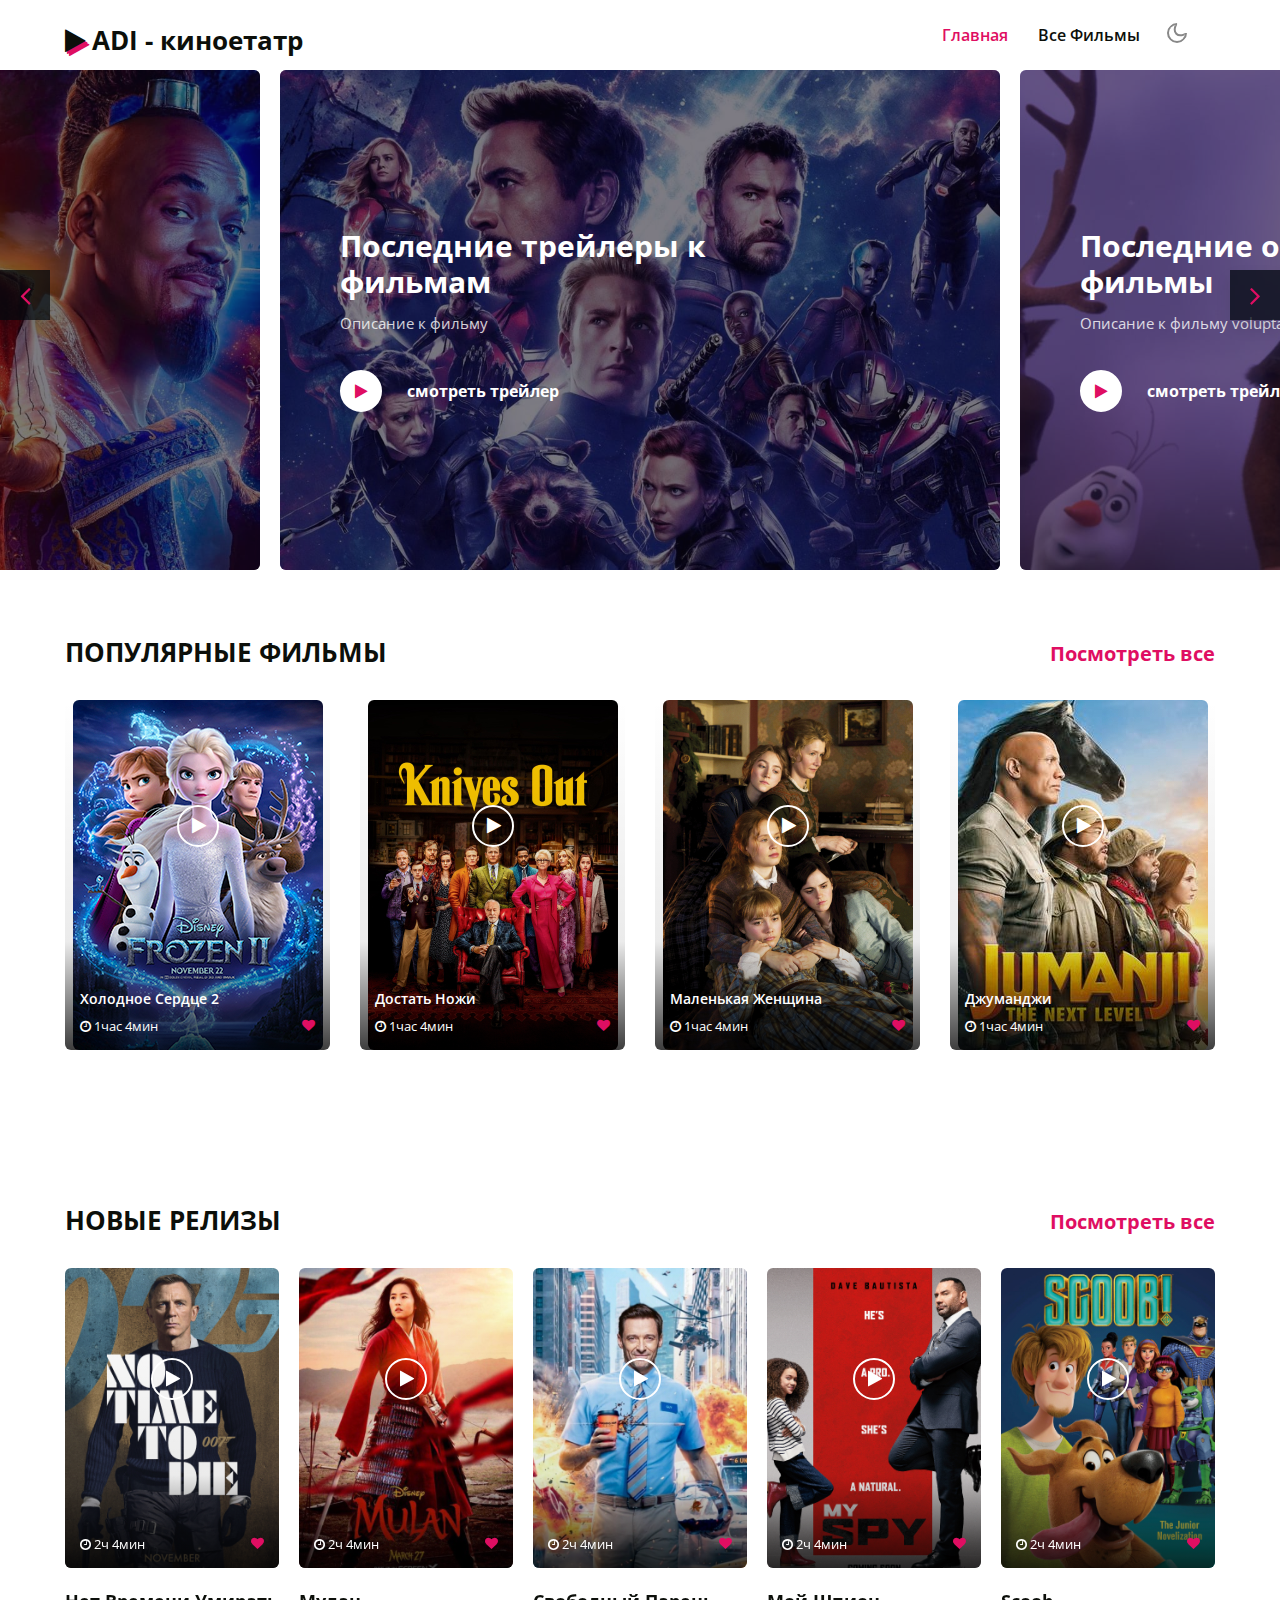
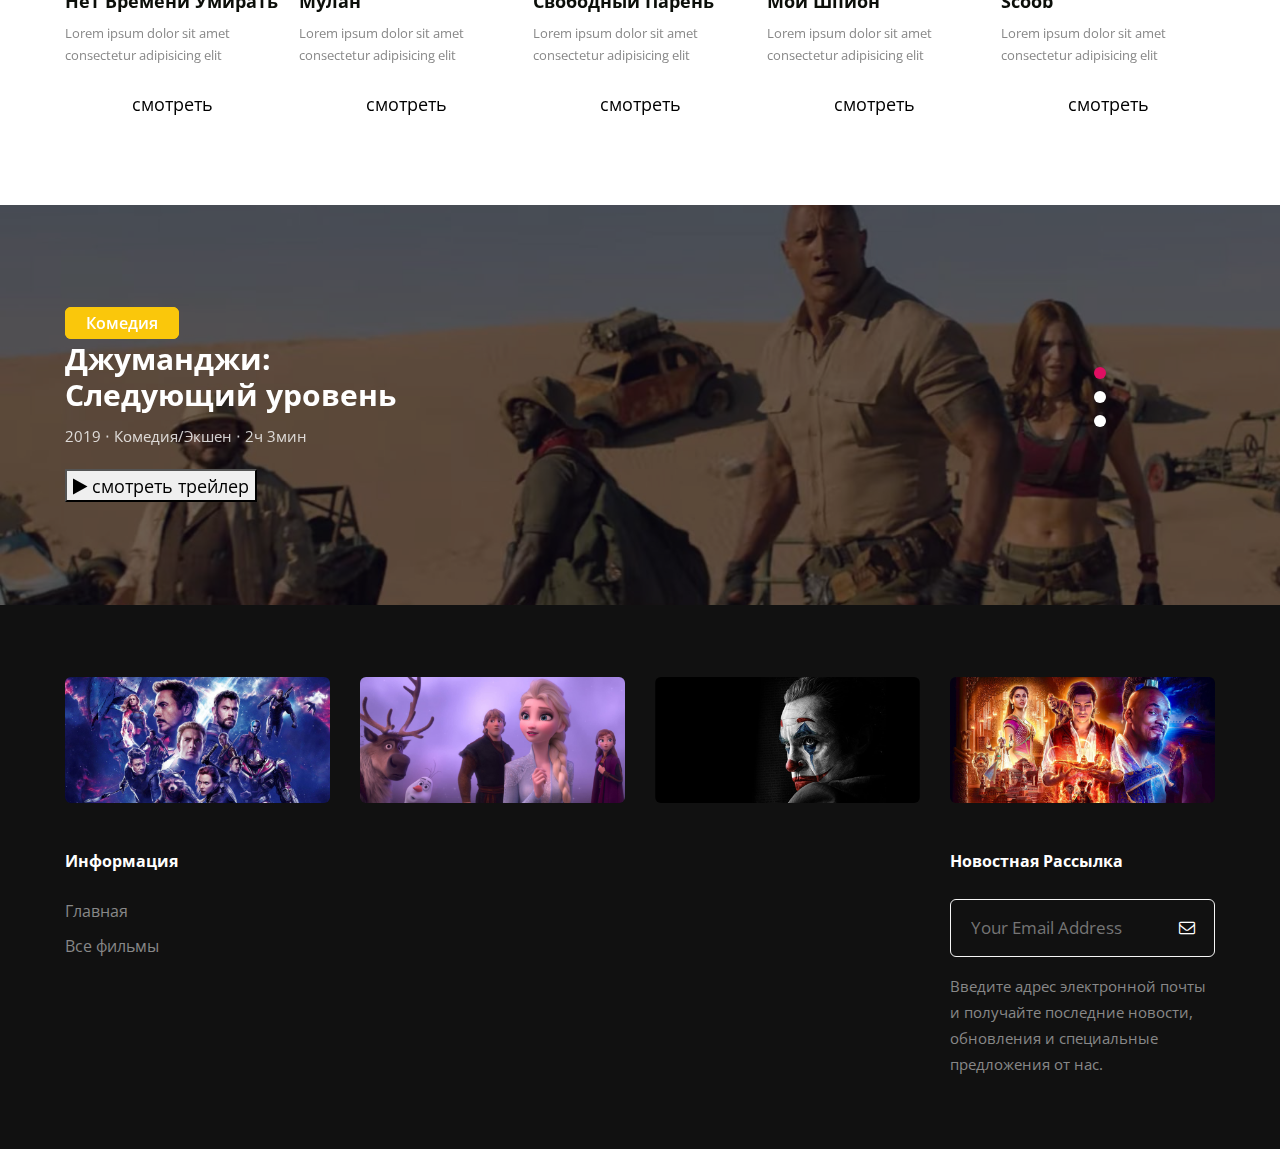
<file: index.html>
<!--
Author: W3layouts
Author URL: http://w3layouts.com
-->
<!doctype html>
<html lang="ru">

<head>
    <!-- Required meta tags -->
    <meta charset="utf-8">
    <meta name="viewport" content="width=device-width, initial-scale=1, shrink-to-fit=no">
    <title>ADi - сайт по просмотру фильмов</title>
    <!-- Template CSS -->
    <link rel="stylesheet" href="assets/css/style-starter.css">
    <!-- Template CSS -->
    <link href="//fonts.googleapis.com/css2?family=Open+Sans:ital,wght@0,300;0,400;0,600;0,700;1,600&display=swap" rel="stylesheet">
    <!-- Template CSS -->
</head>

<body>

    <!-- header -->
    <header id="site-header" class="w3l-header fixed-top">
        <!--/nav-->
        <nav class="navbar navbar-expand-lg navbar-light fill px-lg-0 py-0 px-3">
            <div class="container">
                <h1><a class="navbar-brand" href="index.html"><span class="fa fa-play icon-log"
							aria-hidden="true"></span>
						ADI - киноетатр </a></h1>
                <!-- if logo is image enable this   
						<a class="navbar-brand" href="#index.html">
							<img src="image-path" alt="Your logo" title="Your logo" style="height:35px;" />
						</a> -->
                <button class="navbar-toggler collapsed" type="button" data-toggle="collapse" data-target="#navbarSupportedContent" aria-controls="navbarSupportedContent" aria-expanded="false" aria-label="Toggle navigation">
					<!-- <span class="navbar-toggler-icon"></span> -->
					<span class="fa icon-expand fa-bars"></span>
					<span class="fa icon-close fa-times"></span>
				</button>

                <div class="collapse navbar-collapse" id="navbarSupportedContent">
                    <ul class="navbar-nav ml-auto">
                        <li class="nav-item active">
                            <a class="nav-link" href="index.html">Главная</a>
                        </li>
                        <li class="nav-item">
                            <a class="nav-link" href="genre.html">Все фильмы</a>
                        </li>
                    </ul>

                    <!--/search-right-->
                    <!--/search-right-->
                    <!-- <div class="search-right">
                        <a href="#search" class="btn search-hny mr-lg-3 mt-lg-0 mt-4" title="search">Поиск <span
								class="fa fa-search ml-3" aria-hidden="true"></span></a>
                    
                        <div id="search" class="pop-overlay">
                            <div class="popup">
                                <form action="#" method="post" class="search-box">
                                    <input type="search" placeholder="Search your Keyword" name="search" required="required" autofocus="">
                                    <button type="submit" class="btn"><span class="fa fa-search"
											aria-hidden="true"></span></button>
                                </form>
                                <div class="browse-items">
                                    <h3 class="hny-title two mt-md-5 mt-4">Посмотреть все:</h3>
                                    <ul class="search-items">
                                        <li><a href="genre.html">Экшен</a></li>
                                        <li><a href="genre.html">Драма</a></li>
                                        <li><a href="genre.html">Семейное</a></li>
                                        <li><a href="genre.html">Триллер</a></li>
                                        <li><a href="genre.html">Комедия</a></li>
                                        <li><a href="genre.html">Романтика</a></li>
                                        <li><a href="genre.html">Телевизионный сериал</a></li>
                                        <li><a href="genre.html">Хоррор</a></li>
                                    </ul>
                                </div>
                            </div>
                            <a class="close" href="#close">×</a>
                        </div>
              
                    </div> -->


                </div>
                <!-- toggle switch for light and dark theme -->
                <div class="mobile-position">
                    <nav class="navigation">
                        <div class="theme-switch-wrapper">
                            <label class="theme-switch" for="checkbox">
								<input type="checkbox" id="checkbox">
								<div class="mode-container">
									<i class="gg-sun"></i>
									<i class="gg-moon"></i>
								</div>
							</label>
                        </div>
                    </nav>
                </div>
                <!-- //toggle switch for light and dark theme -->
            </div>
        </nav>
        <!--//nav-->
    </header>
    <!-- //header -->
    <!-- main-slider -->
    <section class="w3l-main-slider position-relative" id="home">
        <div class="companies20-content">
            <div class="owl-one owl-carousel owl-theme">
                <div class="item">
                    <li>
                        <div class="slider-info banner-view bg bg2">
                            <div class="banner-info">
                                <h3>Последние трейлеры к фильмам</h3>
                                <p>Описание к фильму</p>
                                <a href="#small-dialog1" class="popup-with-zoom-anim play-view1">
                                    <span class="video-play-icon">
										<span class="fa fa-play"></span>
                                    </span>
                                    <h6>смотреть трейлер</h6>
                                </a>
                                <!-- dialog itself, mfp-hide class is required to make dialog hidden -->
                                <div id="small-dialog1" class="zoom-anim-dialog mfp-hide">
                                    <iframe src="https://player.vimeo.com/video/358205676" allow="autoplay; fullscreen" allowfullscreen=""></iframe>
                                </div>
                            </div>
                        </div>
                    </li>
                </div>
                <div class="item">
                    <li>
                        <div class="slider-info  banner-view banner-top1 bg bg2">
                            <div class="banner-info">
                                <h3>Последние онлайн-фильмы</h3>
                                <p>Описание к фильму voluptatem
                                </p>
                                <a href="#small-dialog2" class="popup-with-zoom-anim play-view1">
                                    <span class="video-play-icon">
										<span class="fa fa-play"></span>
                                    </span>
                                    <h6>смотреть трейлер</h6>
                                </a>
                                <!-- dialog itself, mfp-hide class is required to make dialog hidden -->
                                <div id="small-dialog2" class="zoom-anim-dialog mfp-hide">
                                    <iframe src="https://player.vimeo.com/video/395376850" allow="autoplay; fullscreen" allowfullscreen=""></iframe>
                                </div>
                            </div>
                        </div>
                    </li>
                </div>
                <div class="item">
                    <li>
                        <div class="slider-info banner-view banner-top2 bg bg2">
                            <div class="banner-info">
                                <h3>Последние трейлеры к фильмам</h3>
                                <p>Описание к фильму voluptatem
                                </p>
                                <a href="#small-dialog3" class="popup-with-zoom-anim play-view1">
                                    <span class="video-play-icon">
										<span class="fa fa-play"></span>
                                    </span>
                                    <h6>смотреть трейлер</h6>
                                </a>
                                <!-- dialog itself, mfp-hide class is required to make dialog hidden -->
                                <div id="small-dialog3" class="zoom-anim-dialog mfp-hide">
                                    <iframe src="https://player.vimeo.com/video/389969665" allow="autoplay; fullscreen" allowfullscreen=""></iframe>
                                </div>
                            </div>
                        </div>
                    </li>
                </div>
                <div class="item">
                    <li>
                        <div class="slider-info banner-view banner-top3 bg bg2">
                            <div class="banner-info">
                                <h3>Последние онлайн-фильмы</h3>
                                <p>Описание к фильму voluptatem
                                </p>
                                <a href="#small-dialog4" class="popup-with-zoom-anim play-view1">
                                    <span class="video-play-icon">
										<span class="fa fa-play"></span>
                                    </span>
                                    <h6>смотреть трейлер</h6>
                                </a>
                                <!-- dialog itself, mfp-hide class is required to make dialog hidden -->
                                <div id="small-dialog4" class="zoom-anim-dialog mfp-hide">
                                    <iframe src="https://player.vimeo.com/video/323491174" allow="autoplay; fullscreen" allowfullscreen=""></iframe>
                                </div>
                            </div>
                        </div>
                    </li>
                </div>
            </div>
        </div>
    </section>
    <!-- //banner-slider-->
    <!-- main-slider -->
    <!--grids-sec1-->
    <section class="w3l-grids">
        <div class="grids-main py-5">
            <div class="container py-lg-3">
                <div class="headerhny-title">
                    <div class="w3l-title-grids">
                        <div class="headerhny-left">
                            <h3 class="hny-title">Популярные фильмы</h3>
                        </div>
                        <div class="headerhny-right text-lg-right">
                            <h4><a class="show-title" href="genre.html">Посмотреть все</a></h4>
                        </div>
                    </div>
                </div>
                <div class="w3l-populohny-grids">
                    <div class="item vhny-grid">
                        <div class="box16">
                            <button type="button" class="card-movie-button" data-toggle="modal" data-target="#movie1">
                                <figure>
                                    <img class="img-fluid" src="assets/images/m7.jpg" alt="">
                                </figure>
                                <div class="box-content">
                                    <h3 class="title">Холодное сердце 2</h3>
                                      
                                    <h4> <span class="post"><span class="fa fa-clock-o"> </span> 1час 4мин

                                        </span>

                                        <span class="post fa fa-heart text-right"></span>
                                    </h4>
                                </div>
                                <span class="fa fa-play video-icon" aria-hidden="true"></span>
                            </button>
                            <!-- Button trigger modal -->


                            <!-- Modal -->
                            <div class="modal fade" id="movie1" tabindex="-1" role="dialog" aria-labelledby="movie1Title" aria-hidden="true">
                                <div class="modal-dialog modal-dialog-centered" role="document">
                                    <div class="modal-content">
                                        <div class="modal-header">
                                            <button type="button" class="btn btn-secondary" data-dismiss="modal">Закрыть</button>
                                        </div>
                                        <div class="modal-body">
                                            <iframe width="100%" height="100%" src="https://www.youtube.com/embed/8uIyYOB620M" title="YouTube video player" frameborder="0" allow="accelerometer; autoplay; clipboard-write; encrypted-media; gyroscope; picture-in-picture" allowfullscreen></iframe>
                                        </div>
                                    </div>
                                </div>
                            </div>
                            <!-- Modal -->
                        </div>
                    </div>
                    <div class="item vhny-grid">
                        <div class="box16">
                            <button type="button" class="card-movie-button" data-toggle="modal" data-target="#movie2">
                                <figure>
                                    <img class="img-fluid" src="assets/images/m3.jpg" alt="">
                                </figure>
                                <div class="box-content">
                                    <h3 class="title">Достать ножи</h3>
                                    <h4> <span class="post"><span class="fa fa-clock-o"> </span> 1час 4мин

                                        </span>

                                        <span class="post fa fa-heart text-right"></span>
                                    </h4>
                                </div>
                                <span class="fa fa-play video-icon" aria-hidden="true"></span>
                            </button>

                            <!-- Modal -->
                            <div class="modal fade" id="movie2" tabindex="-1" role="dialog" aria-labelledby="movie2Title" aria-hidden="true">
                                <div class="modal-dialog modal-dialog-centered" role="document">
                                    <div class="modal-content">
                                        <div class="modal-header">
                                            <button type="button" class="btn btn-secondary" data-dismiss="modal">Закрыть</button>
                                        </div>
                                        <div class="modal-body">
                                            <iframe width="100%" height="100%" src="https://www.youtube.com/embed/sUwD3GRPJos" title="YouTube video player" frameborder="0" allow="accelerometer; autoplay; clipboard-write; encrypted-media; gyroscope; picture-in-picture" allowfullscreen></iframe>
                                        </div>
                                    </div>
                                </div>
                            </div>
                            <!-- Modal -->
                        </div>
                    </div>
                    <div class="item vhny-grid">
                        <div class="box16">
                            <button type="button" class="card-movie-button" data-toggle="modal" data-target="#movie2">
                                <figure>
                                    <img class="img-fluid" src="assets/images/m4.jpg" alt="">
                                </figure>
                                <div class="box-content">
                                    <h3 class="title">Маленькая женщина</h3>
                                    <h4> <span class="post"><span class="fa fa-clock-o"> </span> 1час 4мин

                                        </span>

                                        <span class="post fa fa-heart text-right"></span>
                                    </h4>
                                </div>
                                <span class="fa fa-play video-icon" aria-hidden="true"></span>
                            </button>
                        </div>
                    </div>
                    <div class="item vhny-grid">
                        <div class="box16">
                            <button type="button" class="card-movie-button" data-toggle="modal" data-target="#movie2">
                                <figure>
                                    <img class="img-fluid" src="assets/images/m5.jpg" alt="">
                                </figure>
                                <div class="box-content">
                                    <h3 class="title">Джуманджи</h3>
                                    <h4> <span class="post"><span class="fa fa-clock-o"> </span> 1час 4мин

                                        </span>

                                        <span class="post fa fa-heart text-right"></span>
                                    </h4>
                                </div>
                                <span class="fa fa-play video-icon" aria-hidden="true"></span>
                            </button>

                            <!-- Modal -->
                            <div class="modal fade" id="movie2" tabindex="-1" role="dialog" aria-labelledby="movie2Title" aria-hidden="true">
                                <div class="modal-dialog modal-dialog-centered" role="document">
                                    <div class="modal-content">
                                        <div class="modal-header">
                                            <button type="button" class="btn btn-secondary" data-dismiss="modal">Закрыть</button>
                                        </div>
                                        <div class="modal-body">
                                            <iframe width="100%" height="100%" src="https://www.youtube.com/embed/sUwD3GRPJos" title="YouTube video player" frameborder="0" allow="accelerometer; autoplay; clipboard-write; encrypted-media; gyroscope; picture-in-picture" allowfullscreen></iframe>
                                        </div>
                                    </div>
                                </div>
                            </div>
                            <!-- Modal -->
                        </div>
                    </div>
                </div>
            </div>
        </div>
    </section>
    <!--//grids-sec1-->
    <!--grids-sec2-->
    <section class="w3l-grids">
        <div class="grids-main py-5">
            <div class="container py-lg-3">
                <div class="headerhny-title">
                    <div class="w3l-title-grids">
                        <div class="headerhny-left">
                            <h3 class="hny-title">Новые релизы</h3>
                        </div>
                        <div class="headerhny-right text-lg-right">
                            <h4><a class="show-title" href="genre.html">Посмотреть все</a></h4>
                        </div>
                    </div>
                </div>
                <div class="owl-three owl-carousel owl-theme">
                    <div class="item vhny-grid">
                        <div class="box16 mb-0">
                            <button type="button" class="card-movie-button" data-toggle="modal" data-target="#movie2">
                                <figure>
                                    <img class="img-fluid" src="assets/images/n1.jpg" alt="">
                                </figure>
                                <div class="box-content">
                                    <h4> <span class="post"><span class="fa fa-clock-o"> </span> 2ч 4мин

                                        </span>

                                        <span class="post fa fa-heart text-right"></span>
                                    </h4>
                                </div>
                                <span class="fa fa-play video-icon" aria-hidden="true"></span>
                            </button>
                        </div>
                        <h3> <a class="title-gd" href="genre.html">Нет времени умирать</a></h3>
                        <p>Lorem ipsum dolor sit amet consectetur adipisicing elit</p>
                        <div class="button-center text-center mt-4">
                            <button type="button" class="card-movie-button" data-toggle="modal" data-target="#movie2">смотреть</button>
                        </div>

                    </div>
                    <div class="item vhny-grid">
                        <div class="box16 mb-0">
                            <button type="button" class="card-movie-button" data-toggle="modal" data-target="#movie2">
                                <figure>
                                    <img class="img-fluid" src="assets/images/n2.jpg" alt="">
                                </figure>
                                <div class="box-content">

                                    <h4> <span class="post"><span class="fa fa-clock-o"> </span> 2ч 4мин

                                        </span>

                                        <span class="post fa fa-heart text-right"></span>
                                    </h4>
                                </div>
                                <span class="fa fa-play video-icon" aria-hidden="true"></span>
                            </button>
                        </div>
                        <h3> <a class="title-gd" href="genre.html">Мулан</a></h3>
                        <p>Lorem ipsum dolor sit amet consectetur adipisicing elit</p>
                        <div class="button-center text-center mt-4">
                            <button type="button" class="card-movie-button" data-toggle="modal" data-target="#movie2">смотреть</button>
                        </div>
                    </div>
                    <div class="item vhny-grid">
                        <div class="box16 mb-0">
                            <button type="button" class="card-movie-button" data-toggle="modal" data-target="#movie2">
                                <figure>
                                    <img class="img-fluid" src="assets/images/n3.jpg" alt="">
                                </figure>
                                <div class="box-content">

                                    <h4> <span class="post"><span class="fa fa-clock-o"> </span> 2ч 4мин

                                        </span>

                                        <span class="post fa fa-heart text-right"></span>
                                    </h4>
                                </div>
                                <span class="fa fa-play video-icon" aria-hidden="true"></span>
                            </button>
                        </div>
                        <h3> <a class="title-gd" href="genre.html">Свободный парень</a></h3>
                        <p>Lorem ipsum dolor sit amet consectetur adipisicing elit</p>
                        <div class="button-center text-center mt-4">
                            <button type="button" class="card-movie-button" data-toggle="modal" data-target="#movie2">смотреть</button>
                        </div>
                    </div>
                    <div class="item vhny-grid">
                        <div class="box16 mb-0">
                            <button type="button" class="card-movie-button" data-toggle="modal" data-target="#movie2">
                                <figure>
                                    <img class="img-fluid" src="assets/images/n4.jpg" alt="">
                                </figure>
                                <div class="box-content">

                                    <h4> <span class="post"><span class="fa fa-clock-o"> </span> 2ч 4мин

                                        </span>

                                        <span class="post fa fa-heart text-right"></span>
                                    </h4>
                                </div>
                                <span class="fa fa-play video-icon" aria-hidden="true"></span>
                            </button>
                        </div>
                        <h3> <a class="title-gd" href="genre.html">Мой шпион</a></h3>
                        <p>Lorem ipsum dolor sit amet consectetur adipisicing elit</p>
                        <div class="button-center text-center mt-4">
                            <button type="button" class="card-movie-button" data-toggle="modal" data-target="#movie2">смотреть</button>
                        </div>

                    </div>
                    <div class="item vhny-grid">
                        <div class="box16 mb-0">
                            <button type="button" class="card-movie-button" data-toggle="modal" data-target="#movie2">
                                <figure>
                                    <img class="img-fluid" src="assets/images/n5.jpg" alt="">
                                </figure>
                                <div class="box-content">

                                    <h4> <span class="post"><span class="fa fa-clock-o"> </span> 2ч 4мин

                                        </span>

                                        <span class="post fa fa-heart text-right"></span>
                                    </h4>
                                </div>
                                <span class="fa fa-play video-icon" aria-hidden="true"></span>
                            </button>
                        </div>
                        <h3> <a class="title-gd" href="genre.html">Scoob</a></h3>
                        <p>Lorem ipsum dolor sit amet consectetur adipisicing elit</p>
                        <div class="button-center text-center mt-4">
                            <button type="button" class="card-movie-button" data-toggle="modal" data-target="#movie2">смотреть</button>
                        </div>
                    </div>
                    <div class="item vhny-grid">
                        <div class="box16 mb-0">
                            <button type="button" class="card-movie-button" data-toggle="modal" data-target="#movie2">
                                <figure>
                                    <img class="img-fluid" src="assets/images/n6.jpg" alt="">
                                </figure>
                                <div class="box-content">

                                    <h4> <span class="post"><span class="fa fa-clock-o"> </span> 2ч 4мин

                                        </span>

                                        <span class="post fa fa-heart text-right"></span>
                                    </h4>
                                </div>
                                <span class="fa fa-play video-icon" aria-hidden="true"></span>
                            </button>
                        </div>
                        <h3> <a class="title-gd" href="genre.html">Скоростной спуск</a></h3>
                        <p>Lorem ipsum dolor sit amet consectetur adipisicing elit</p>
                        <div class="button-center text-center mt-4">
                            <button type="button" class="card-movie-button" data-toggle="modal" data-target="#movie2">смотреть</button>
                        </div>
                    </div>
                </div>
            </div>

        </div>
    </section>
    <!--grids-sec2-->
    <!--mid-slider -->
    <section class="w3l-mid-slider position-relative">
        <div class="companies20-content">
            <div class="owl-mid owl-carousel owl-theme">
                <div class="item">
                    <li>
                        <div class="slider-info mid-view bg bg2">
                            <div class="container">
                                <div class="mid-info">
                                    <span class="sub-text">Комедия</span>
                                    <h3>Джуманджи: Следующий уровень</h3>
                                    <p>2019 ‧ Комедия/Экшен ‧ 2ч 3мин</p>
                                    <button type="button" class="watch" data-toggle="modal" data-target="#movie2">
                                        <span class="fa fa-play"
											aria-hidden="true"></span>
										смотреть трейлер
                                    </button>
                                </div>
                            </div>
                        </div>
                    </li>
                </div>
                <div class="item">
                    <li>
                        <div class="slider-info mid-view mid-top1 bg bg2">
                            <div class="container">
                                <div class="mid-info">
                                    <span class="sub-text">Приключения</span>
                                    <h3>Дулиттл</h3>
                                    <p>2020 ‧ Семейное/Приключения ‧ 1ч 3мин</p>
                                    <button type="button" class="watch" data-toggle="modal" data-target="#movie2">
                                        <span class="fa fa-play"
											aria-hidden="true"></span>
										смотреть трейлер
                                    </button>
                                </div>
                            </div>
                        </div>
                    </li>
                </div>
                <div class="item">
                    <li>
                        <div class="slider-info mid-view mid-top2 bg bg2">
                            <div class="container">
                                <div class="mid-info">
                                    <span class="sub-text">Action</span>
                                    <h3>Жизнь плохих парней</h3>
                                    <p>2020 ‧ Комедия/Экшен ‧ 2ч 4мин</p>
                                    <button type="button" class="watch" data-toggle="modal" data-target="#movie2">
                                        <span class="fa fa-play"
											aria-hidden="true"></span>
										смотреть трейлер
                                    </button>
                                </div>
                            </div>
                        </div>
                    </li>
                </div>
            </div>
        </div>
    </section>
    <!-- //mid-slider-->

    <!-- footer-66 -->
    <footer class="w3l-footer">
        <section class="footer-inner-main">
            <div class="footer-hny-grids py-5">
                <div class="container py-lg-4">
                    <div class="text-txt">
                        <div class="right-side">
                            <div class="row footer-about">
                                <div class="col-md-3 col-6 footer-img mb-lg-0 mb-4">
                                    <button type="button" class="card-movie-button" data-toggle="modal" data-target="#movie2"><img class="img-fluid" src="assets/images/banner1.jpg" alt=""></button>
                                </div>
                                <div class="col-md-3 col-6 footer-img mb-lg-0 mb-4">
                                    <button type="button" class="card-movie-button" data-toggle="modal" data-target="#movie2"><img class="img-fluid" src="assets/images/banner2.jpg" alt=""></button>
                                </div>
                                <div class="col-md-3 col-6 footer-img mb-lg-0 mb-4">
                                    <button type="button" class="card-movie-button" data-toggle="modal" data-target="#movie2"><img class="img-fluid" src="assets/images/banner3.jpg" alt=""></button>
                                </div>
                                <div class="col-md-3 col-6 footer-img mb-lg-0 mb-4">
                                    <button type="button" class="card-movie-button" data-toggle="modal" data-target="#movie2"><img class="img-fluid" src="assets/images/banner4.jpg" alt=""></button>
                                </div>
                            </div>
                            <div class="row footer-links d-flex" style="justify-content: space-between;">

                                <div class="col-md-3 col-sm-6 sub-two-right mt-5">
                                    <h6>Информация</h6>
                                    <ul>
                                        <li><a href="index.html">Главная</a></li>
                                        <li><a href="genre.html">Все фильмы</a></li>
                                    </ul>
                                </div>

                                <div class="col-md-3 col-sm-6 sub-two-right mt-5">
                                    <h6>Новостная рассылка</h6>
                                    <form action="#" class="subscribe mb-3" method="post">
                                        <input type="email" name="email" placeholder="Your Email Address" required="">
                                        <button><span class="fa fa-envelope-o"></span></button>
                                    </form>
                                    <p>Введите адрес электронной почты и получайте последние новости, обновления и специальные предложения от нас.
                                    </p>
                                </div>
                            </div>
                        </div>
                    </div>
                </div>
            </div>
            </div>
            <!-- copyright -->
            <!-- move top -->
            <button onclick="topFunction()" id="movetop" title="Go to top">
				<span class="fa fa-arrow-up" aria-hidden="true"></span>
			</button>
            <script>
                // When the user scrolls down 20px from the top of the document, show the button
                window.onscroll = function() {
                    scrollFunction()
                };

                function scrollFunction() {
                    if (document.body.scrollTop > 20 || document.documentElement.scrollTop > 20) {
                        document.getElementById("movetop").style.display = "block";
                    } else {
                        document.getElementById("movetop").style.display = "none";
                    }
                }

                // When the user clicks on the button, scroll to the top of the document
                function topFunction() {
                    document.body.scrollTop = 0;
                    document.documentElement.scrollTop = 0;
                }
            </script>
            <!-- /move top -->

        </section>
    </footer>
    <!--//footer-66 -->



</body>

</html>
<!-- responsive tabs -->
<script src="assets/js/jquery-1.9.1.min.js"></script>
<script src="assets/js/easyResponsiveTabs.js"></script>
<script type="text/javascript">
    $(document).ready(function() {
        //Horizontal Tab
        $('#parentHorizontalTab').easyResponsiveTabs({
            type: 'default', //Types: default, vertical, accordion
            width: 'auto', //auto or any width like 600px
            fit: true, // 100% fit in a container
            tabidentify: 'hor_1', // The tab groups identifier
            activate: function(event) { // Callback function if tab is switched
                var $tab = $(this);
                var $info = $('#nested-tabInfo');
                var $name = $('span', $info);
                $name.text($tab.text());
                $info.show();
            }
        });
    });
</script>
<!-- //responsive tabs -->
<!--/theme-change-->
<script src="assets/js/theme-change.js"></script>
<!-- //theme-change-->
<script src="assets/js/owl.carousel.js"></script>
<!-- script for banner slider-->
<script>
    $(document).ready(function() {
        $('.owl-one').owlCarousel({
            stagePadding: 280,
            loop: true,
            margin: 20,
            nav: true,
            responsiveClass: true,
            autoplay: true,
            autoplayTimeout: 5000,
            autoplaySpeed: 1000,
            autoplayHoverPause: false,
            responsive: {
                0: {
                    items: 1,
                    stagePadding: 40,
                    nav: false
                },
                480: {
                    items: 1,
                    stagePadding: 60,
                    nav: true
                },
                667: {
                    items: 1,
                    stagePadding: 80,
                    nav: true
                },
                1000: {
                    items: 1,
                    nav: true
                }
            }
        })
    })
</script>
<!-- //script -->
<script>
    $(document).ready(function() {
        $('.owl-three').owlCarousel({
            loop: true,
            margin: 20,
            nav: false,
            responsiveClass: true,
            autoplay: true,
            autoplayTimeout: 5000,
            autoplaySpeed: 1000,
            autoplayHoverPause: false,
            responsive: {
                0: {
                    items: 2,
                    nav: false
                },
                480: {
                    items: 2,
                    nav: true
                },
                667: {
                    items: 3,
                    nav: true
                },
                1000: {
                    items: 5,
                    nav: true
                }
            }
        })
    })
</script>
<!-- //script -->
<!-- /mid-script -->
<script>
    $(document).ready(function() {
        $('.owl-mid').owlCarousel({
            loop: true,
            margin: 0,
            nav: false,
            responsiveClass: true,
            autoplay: true,
            autoplayTimeout: 5000,
            autoplaySpeed: 1000,
            autoplayHoverPause: false,
            responsive: {
                0: {
                    items: 1,
                    nav: false
                },
                480: {
                    items: 1,
                    nav: false
                },
                667: {
                    items: 1,
                    nav: true
                },
                1000: {
                    items: 1,
                    nav: true
                }
            }
        })
    })
</script>
<!-- //mid-script -->

<!-- script for owlcarousel -->
<!-- Template JavaScript -->
<script src="assets/js/jquery.magnific-popup.min.js"></script>
<script>
    $(document).ready(function() {
        $('.popup-with-zoom-anim').magnificPopup({
            type: 'inline',

            fixedContentPos: false,
            fixedBgPos: true,

            overflowY: 'auto',

            closeBtnInside: true,
            preloader: false,

            midClick: true,
            removalDelay: 300,
            mainClass: 'my-mfp-zoom-in'
        });

        $('.popup-with-move-anim').magnificPopup({
            type: 'inline',

            fixedContentPos: false,
            fixedBgPos: true,

            overflowY: 'auto',

            closeBtnInside: true,
            preloader: false,

            midClick: true,
            removalDelay: 300,
            mainClass: 'my-mfp-slide-bottom'
        });
    });
</script>
<!--//-->
<!-- disable body scroll which navbar is in active -->
<script>
    $(function() {
        $('.navbar-toggler').click(function() {
            $('body').toggleClass('noscroll');
        })
    });
</script>
<!-- disable body scroll which navbar is in active -->

<!--/MENU-JS-->
<script>
    $(window).on("scroll", function() {
        var scroll = $(window).scrollTop();

        if (scroll >= 80) {
            $("#site-header").addClass("nav-fixed");
        } else {
            $("#site-header").removeClass("nav-fixed");
        }
    });

    //Main navigation Active Class Add Remove
    $(".navbar-toggler").on("click", function() {
        $("header").toggleClass("active");
    });
    $(document).on("ready", function() {
        if ($(window).width() > 991) {
            $("header").removeClass("active");
        }
        $(window).on("resize", function() {
            if ($(window).width() > 991) {
                $("header").removeClass("active");
            }
        });
    });
</script>
<!--//MENU-JS-->

<script src="assets/js/bootstrap.min.js"></script>
</file>
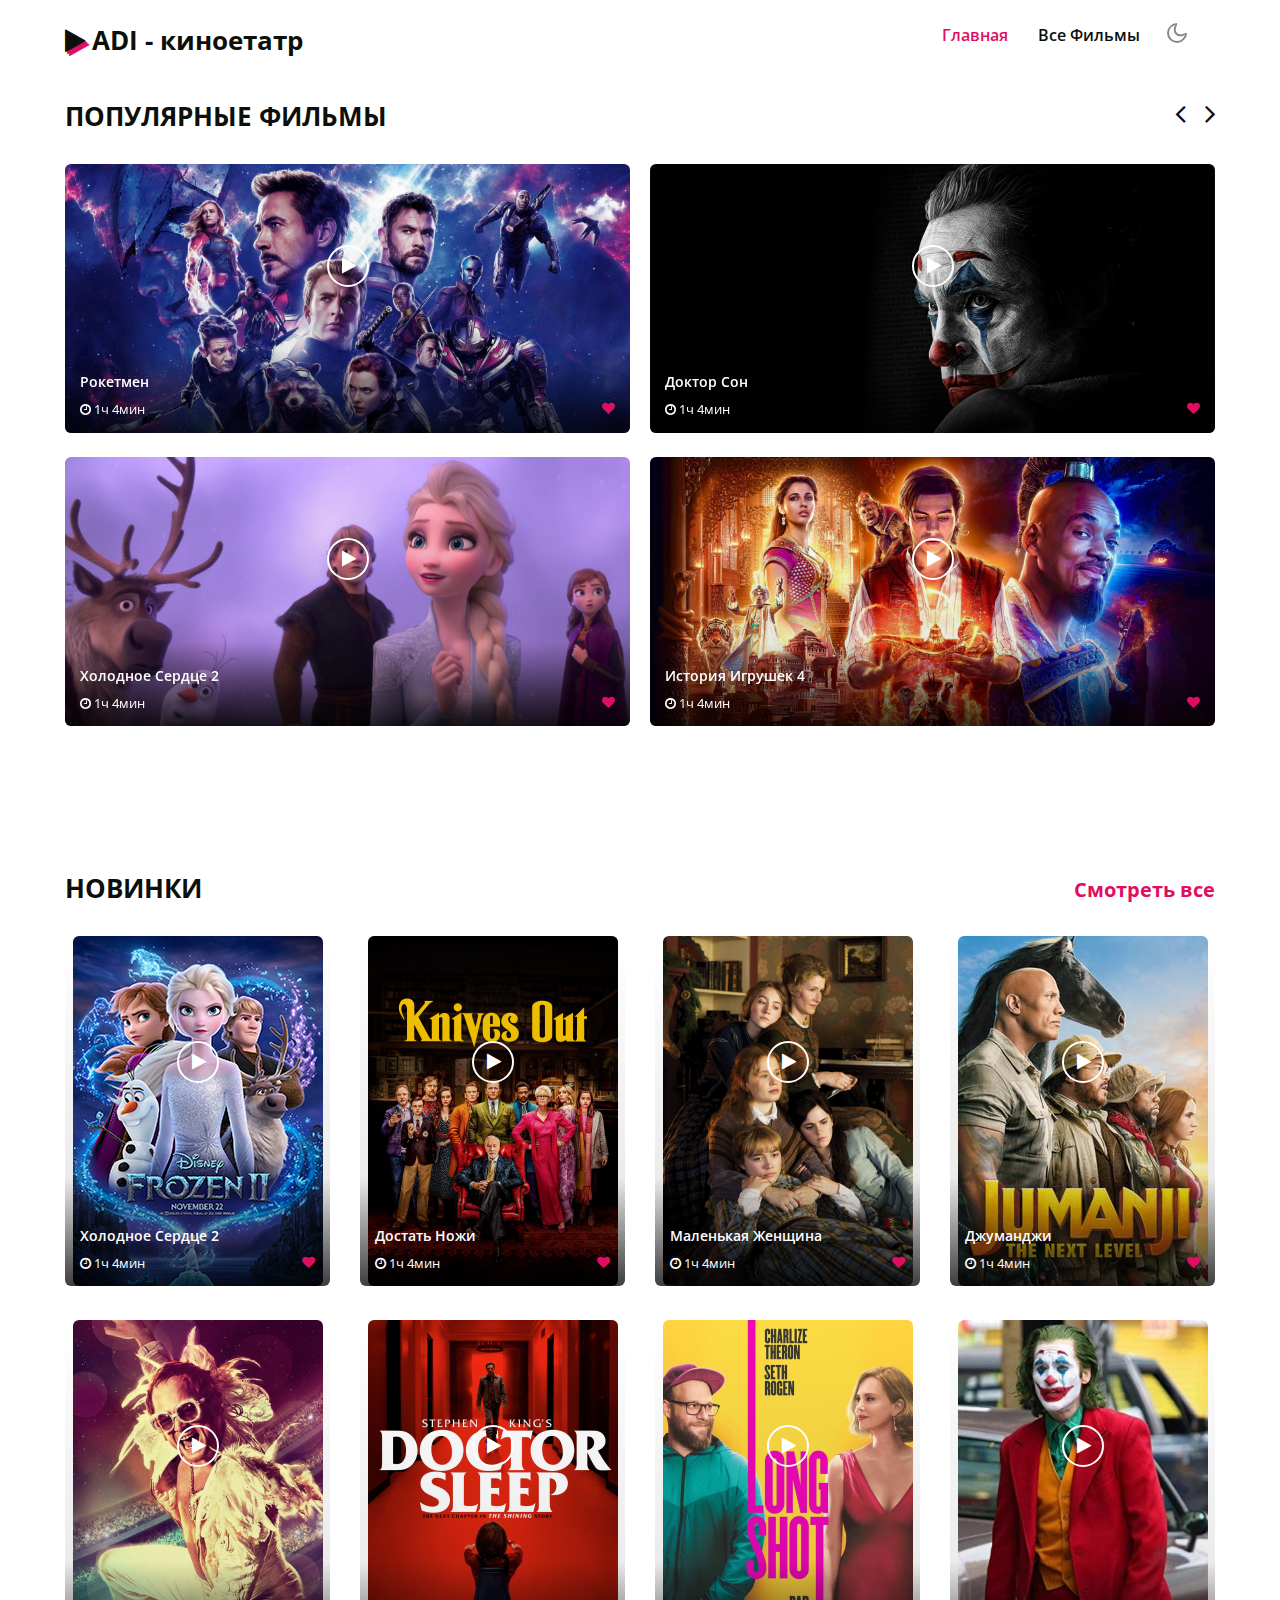
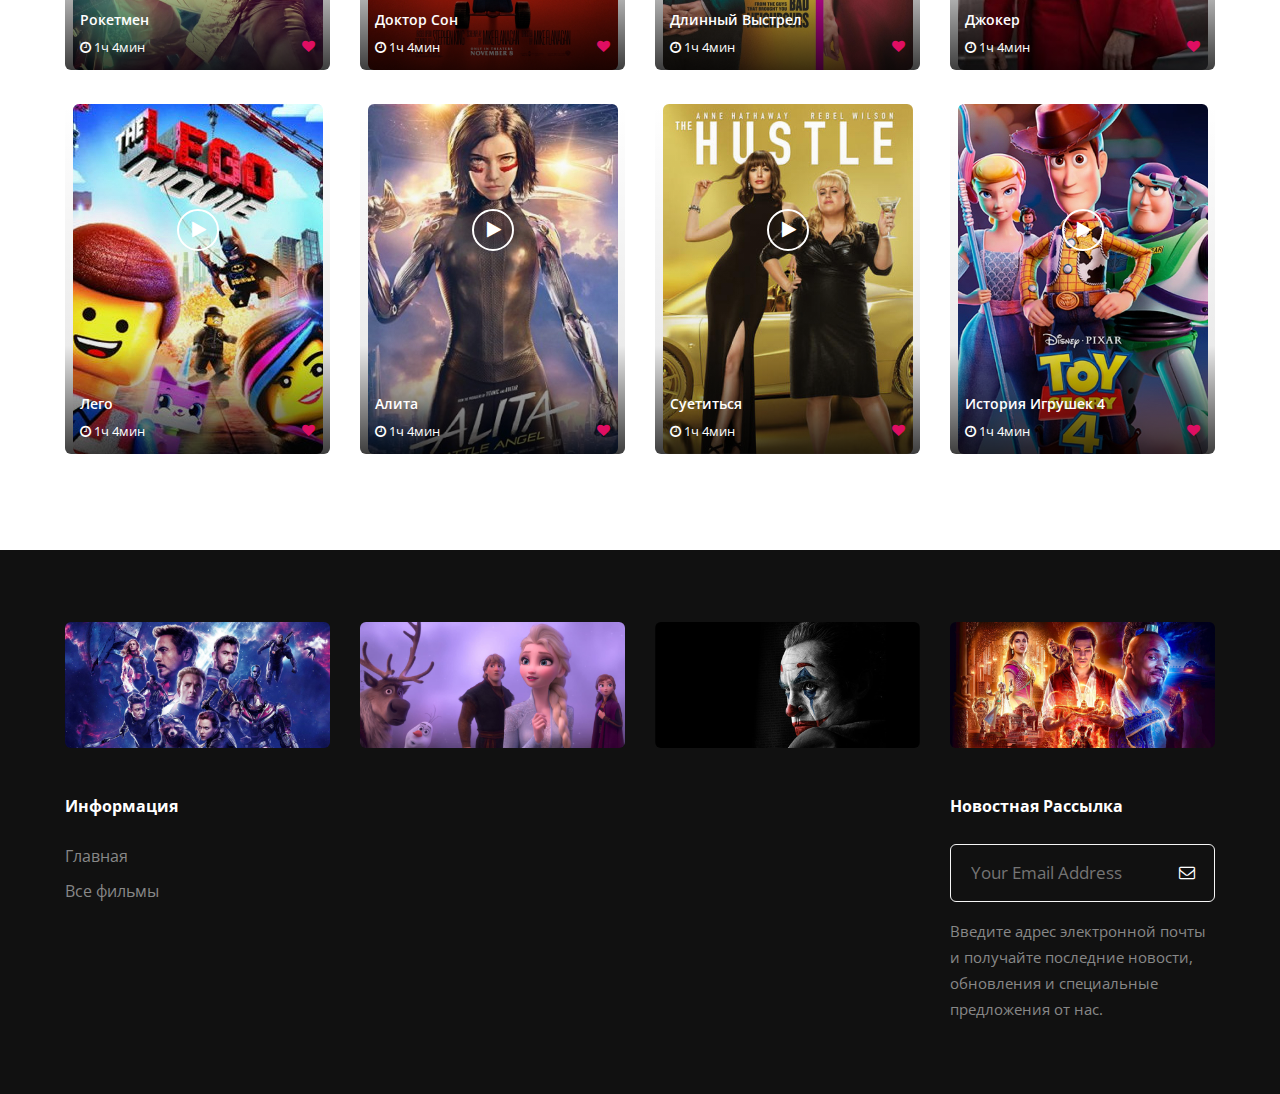
<file: genre.html>
<!--
Author: W3layouts
Author URL: http://w3layouts.com
-->
<!doctype html>
<html lang="ru">

<head>
    <!-- Required meta tags -->
    <meta charset="utf-8">
    <meta name="viewport" content="width=device-width, initial-scale=1, shrink-to-fit=no">
    <title>ADi - сайт по просмотру фильмов</title>
    <!-- Template CSS -->
    <link rel="stylesheet" href="assets/css/style-starter.css">
    <!-- Template CSS -->
    <link href="//fonts.googleapis.com/css2?family=Open+Sans:ital,wght@0,300;0,400;0,600;0,700;1,600&display=swap" rel="stylesheet">
    <!-- Template CSS -->
</head>

<body>
    <!-- header -->
    <header id="site-header" class="w3l-header fixed-top">
        <!--/nav-->
        <nav class="navbar navbar-expand-lg navbar-light fill px-lg-0 py-0 px-3">
            <div class="container">
                <h1><a class="navbar-brand" href="index.html"><span class="fa fa-play icon-log"
							aria-hidden="true"></span>
						ADI - киноетатр </a></h1>
                <!-- if logo is image enable this   
						<a class="navbar-brand" href="#index.html">
							<img src="image-path" alt="Your logo" title="Your logo" style="height:35px;" />
						</a> -->
                <button class="navbar-toggler collapsed" type="button" data-toggle="collapse" data-target="#navbarSupportedContent" aria-controls="navbarSupportedContent" aria-expanded="false" aria-label="Toggle navigation">
					<!-- <span class="navbar-toggler-icon"></span> -->
					<span class="fa icon-expand fa-bars"></span>
					<span class="fa icon-close fa-times"></span>
				</button>

                <div class="collapse navbar-collapse" id="navbarSupportedContent">
                    <ul class="navbar-nav ml-auto">
                        <li class="nav-item active">
                            <a class="nav-link" href="index.html">Главная</a>
                        </li>
                        <li class="nav-item">
                            <a class="nav-link" href="genre.html">Все фильмы</a>
                        </li>
                    </ul>

                </div>
                <!-- toggle switch for light and dark theme -->
                <div class="mobile-position">
                    <nav class="navigation">
                        <div class="theme-switch-wrapper">
                            <label class="theme-switch" for="checkbox">
								<input type="checkbox" id="checkbox">
								<div class="mode-container">
									<i class="gg-sun"></i>
									<i class="gg-moon"></i>
								</div>
							</label>
                        </div>
                    </nav>
                </div>
                <!-- //toggle switch for light and dark theme -->
            </div>
        </nav>
        <!--//nav-->
    </header>
    <!-- //header -->
    <!--/genre -->

    <!-- Modal -->
    <div class="modal fade" id="movie2" tabindex="-1" role="dialog" aria-labelledby="movie2Title" aria-hidden="true">
        <div class="modal-dialog modal-dialog-centered" role="document">
            <div class="modal-content">
                <div class="modal-header">
                    <button type="button" class="btn btn-secondary" data-dismiss="modal">Закрыть</button>
                </div>
                <div class="modal-body">
                    <iframe width="100%" height="100%" src="https://www.youtube.com/embed/sUwD3GRPJos" title="YouTube video player" frameborder="0" allow="accelerometer; autoplay; clipboard-write; encrypted-media; gyroscope; picture-in-picture" allowfullscreen></iframe>
                </div>
            </div>
        </div>
    </div>
    <!-- Modal -->

    <!--grids-sec1-->
    <section class="w3l-grids" style="margin-top: 50px;">
        <div class="grids-main py-4">
            <div class="container py-lg-4">
                <div class="headerhny-title">
                    <h3 class="hny-title">Популярные фильмы</h3>
                </div>
                <div class="owl-four owl-carousel owl-theme">
                    <div class="item vhny-grid">
                        <div class="box16">
                            <button type="button" class="card-movie-button" data-toggle="modal" data-target="#movie2">
                                <figure>
                                    <img class="img-fluid" src="assets/images/banner1.jpg" alt="">

                                </figure>
                                <div class="box-content">
                                    <h3 class="title">Рокетмен</h3>
                                    <h4> <span class="post"><span class="fa fa-clock-o"> </span> 1ч 4мин

                                        </span>

                                        <span class="post fa fa-heart text-right"></span>
                                    </h4>
                                </div>
                                <span class="fa fa-play video-icon" aria-hidden="true"></span>
                            </button>
                        </div>
                        <div class="box16 mt-4">
                            <button type="button" class="card-movie-button" data-toggle="modal" data-target="#movie2">
                                <figure>
                                    <img class="img-fluid" src="assets/images/banner2.jpg" alt="">
                                </figure>
                                <div class="box-content">
                                    <h3 class="title">Холодное сердце 2</h3>
                                    <h4> <span class="post"><span class="fa fa-clock-o"> </span> 1ч 4мин

                                        </span>

                                        <span class="post fa fa-heart text-right"></span>
                                    </h4>
                                </div>
                                <span class="fa fa-play video-icon" aria-hidden="true"></span>
                            </button>
                        </div>
                    </div>
                    <div class="item vhny-grid">
                        <div class="box16">
                            <button type="button" class="card-movie-button" data-toggle="modal" data-target="#movie2">
                                <figure>
                                    <img class="img-fluid" src="assets/images/banner3.jpg" alt="">
                                </figure>
                                <div class="box-content">
                                    <h3 class="title">Доктор Сон</h3>
                                    <h4> <span class="post"><span class="fa fa-clock-o"> </span> 1ч 4мин

                                        </span>

                                        <span class="post fa fa-heart text-right"></span>
                                    </h4>
                                </div>
                                <span class="fa fa-play video-icon" aria-hidden="true"></span>
                            </button>
                        </div>
                        <div class="box16 mt-4">
                            <button type="button" class="card-movie-button" data-toggle="modal" data-target="#movie2">
                                <figure>
                                    <img class="img-fluid" src="assets/images/banner4.jpg" alt="">
                                </figure>
                                <div class="box-content">
                                    <h3 class="title">История игрушек 4</h3>
                                    <h4> <span class="post"><span class="fa fa-clock-o"> </span> 1ч 4мин

                                        </span>

                                        <span class="post fa fa-heart text-right"></span>
                                    </h4>
                                </div>
                                <span class="fa fa-play video-icon" aria-hidden="true"></span>
                            </button>
                        </div>
                    </div>
                    <div class="item vhny-grid">
                        <div class="box16">
                            <button type="button" class="card-movie-button" data-toggle="modal" data-target="#movie2">
                                <figure>
                                    <img class="img-fluid" src="assets/images/banner1.jpg" alt="">

                                </figure>
                                <div class="box-content">
                                    <h3 class="title">Рокетмен</h3>
                                    <h4> <span class="post"><span class="fa fa-clock-o"> </span> 1ч 4мин

                                        </span>

                                        <span class="post fa fa-heart text-right"></span>
                                    </h4>
                                </div>
                                <span class="fa fa-play video-icon" aria-hidden="true"></span>
                            </button>
                        </div>
                        <div class="box16 mt-4">
                            <button type="button" class="card-movie-button" data-toggle="modal" data-target="#movie2">
                                <figure>
                                    <img class="img-fluid" src="assets/images/banner2.jpg" alt="">
                                </figure>
                                <div class="box-content">
                                    <h3 class="title">Холодное сердце 2</h3>
                                    <h4> <span class="post"><span class="fa fa-clock-o"> </span> 1ч 4мин

                                        </span>

                                        <span class="post fa fa-heart text-right"></span>
                                    </h4>
                                </div>
                                <span class="fa fa-play video-icon" aria-hidden="true"></span>
                            </button>
                        </div>
                    </div>
                </div>
            </div>
        </div>
    </section>
    <!--//grids-sec1-->
    <!--grids-sec1-->
    <section class="w3l-grids">
        <div class="grids-main py-5">
            <div class="container py-lg-4">
                <div class="headerhny-title">
                    <div class="w3l-title-grids">
                        <div class="headerhny-left">
                            <h3 class="hny-title">Новинки</h3>
                        </div>
                        <div class="headerhny-right text-lg-right">
                            <h4><a class="show-title" href="genre.html">Смотреть все</a></h4>
                        </div>
                    </div>
                </div>
                <div class="w3l-populohny-grids">
                    <div class="item vhny-grid">
                        <div class="box16 mb-0">
                            <button type="button" class="card-movie-button" data-toggle="modal" data-target="#movie2">
                                <figure>
                                    <img class="img-fluid" src="assets/images/m7.jpg" alt="">
                                </figure>
                                <div class="box-content">
                                    <h3 class="title">Холодное сердце 2</h3>
                                    <h4> <span class="post"><span class="fa fa-clock-o"> </span> 1ч 4мин

                                        </span>

                                        <span class="post fa fa-heart text-right"></span>
                                    </h4>
                                </div>
                                <span class="fa fa-play video-icon" aria-hidden="true"></span>
                            </button>
                        </div>
                    </div>
                    <div class="item vhny-grid">
                        <div class="box16 mb-0">
                            <button type="button" class="card-movie-button" data-toggle="modal" data-target="#movie2">
                                <figure>
                                    <img class="img-fluid" src="assets/images/m3.jpg" alt="">
                                </figure>
                                <div class="box-content">
                                    <h3 class="title">Достать ножи</h3>
                                    <h4> <span class="post"><span class="fa fa-clock-o"> </span> 1ч 4мин

                                        </span>

                                        <span class="post fa fa-heart text-right"></span>
                                    </h4>
                                </div>
                                <span class="fa fa-play video-icon" aria-hidden="true"></span>
                            </button>
                        </div>
                    </div>
                    <div class="item vhny-grid">
                        <div class="box16 mb-0">
                            <button type="button" class="card-movie-button" data-toggle="modal" data-target="#movie2">
                                <figure>
                                    <img class="img-fluid" src="assets/images/m4.jpg" alt="">
                                </figure>
                                <div class="box-content">
                                    <h3 class="title">Маленькая женщина</h3>
                                    <h4> <span class="post"><span class="fa fa-clock-o"> </span> 1ч 4мин

                                        </span>

                                        <span class="post fa fa-heart text-right"></span>
                                    </h4>
                                </div>
                                <span class="fa fa-play video-icon" aria-hidden="true"></span>
                            </button>
                        </div>
                    </div>
                    <div class="item vhny-grid">
                        <div class="box16 mb-0">
                            <button type="button" class="card-movie-button" data-toggle="modal" data-target="#movie2">
                                <figure>
                                    <img class="img-fluid" src="assets/images/m5.jpg" alt="">
                                </figure>
                                <div class="box-content">
                                    <h3 class="title">Джуманджи</h3>
                                    <h4> <span class="post"><span class="fa fa-clock-o"> </span> 1ч 4мин

                                        </span>

                                        <span class="post fa fa-heart text-right"></span>
                                    </h4>
                                </div>
                                <span class="fa fa-play video-icon" aria-hidden="true"></span>
                            </button>
                        </div>
                    </div>

                    <div class="item vhny-grid">
                        <div class="box16 mb-0">
                            <button type="button" class="card-movie-button" data-toggle="modal" data-target="#movie2">
                                <figure>
                                    <img class="img-fluid" src="assets/images/m1.jpg" alt="">
                                </figure>
                                <div class="box-content">
                                    <h3 class="title">Рокетмен</h3>
                                    <h4> <span class="post"><span class="fa fa-clock-o"> </span> 1ч 4мин

                                        </span>

                                        <span class="post fa fa-heart text-right"></span>
                                    </h4>
                                </div>
                                <span class="fa fa-play video-icon" aria-hidden="true"></span>
                            </button>
                        </div>
                    </div>
                    <div class="item vhny-grid">
                        <div class="box16 mb-0">
                            <button type="button" class="card-movie-button" data-toggle="modal" data-target="#movie2">
                                <figure>
                                    <img class="img-fluid" src="assets/images/m2.jpg" alt="">
                                </figure>
                                <div class="box-content">
                                    <h3 class="title">Доктор сон</h3>
                                    <h4> <span class="post"><span class="fa fa-clock-o"> </span> 1ч 4мин

                                        </span>

                                        <span class="post fa fa-heart text-right"></span>
                                    </h4>
                                </div>
                                <span class="fa fa-play video-icon" aria-hidden="true"></span>
                            </button>
                        </div>
                    </div>
                    <div class="item vhny-grid">
                        <div class="box16 mb-0">
                            <button type="button" class="card-movie-button" data-toggle="modal" data-target="#movie2">
                                <figure>
                                    <img class="img-fluid" src="assets/images/m6.jpg" alt="">
                                </figure>
                                <div class="box-content">
                                    <h3 class="title">Длинный выстрел</h3>
                                    <h4> <span class="post"><span class="fa fa-clock-o"> </span> 1ч 4мин

                                        </span>

                                        <span class="post fa fa-heart text-right"></span>
                                    </h4>
                                </div>
                                <span class="fa fa-play video-icon" aria-hidden="true"></span>
                            </button>
                        </div>
                    </div>
                    <div class="item vhny-grid">
                        <div class="box16 mb-0">
                            <button type="button" class="card-movie-button" data-toggle="modal" data-target="#movie2">
                                <figure>
                                    <img class="img-fluid" src="assets/images/m9.jpg" alt="">
                                </figure>
                                <div class="box-content">
                                    <h3 class="title">Джокер</h3>
                                    <h4> <span class="post"><span class="fa fa-clock-o"> </span> 1ч 4мин

                                        </span>

                                        <span class="post fa fa-heart text-right"></span>
                                    </h4>
                                </div>
                                <span class="fa fa-play video-icon" aria-hidden="true"></span>
                            </button>
                        </div>
                    </div>
                    <div class="item vhny-grid">
                        <div class="box16 mb-0">
                            <button type="button" class="card-movie-button" data-toggle="modal" data-target="#movie2">
                                <figure>
                                    <img class="img-fluid" src="assets/images/m11.jpg" alt="">
                                </figure>
                                <div class="box-content">
                                    <h3 class="title">Лего</h3>
                                    <h4> <span class="post"><span class="fa fa-clock-o"> </span> 1ч 4мин

                                        </span>

                                        <span class="post fa fa-heart text-right"></span>
                                    </h4>
                                </div>
                                <span class="fa fa-play video-icon" aria-hidden="true"></span>
                            </button>
                        </div>
                    </div>
                    <div class="item vhny-grid">
                        <div class="box16 mb-0">
                            <button type="button" class="card-movie-button" data-toggle="modal" data-target="#movie2">
                                <figure>
                                    <img class="img-fluid" src="assets/images/m10.jpg" alt="">
                                </figure>
                                <div class="box-content">
                                    <h3 class="title">Алита</h3>
                                    <h4> <span class="post"><span class="fa fa-clock-o"> </span> 1ч 4мин

                                        </span>

                                        <span class="post fa fa-heart text-right"></span>
                                    </h4>
                                </div>
                                <span class="fa fa-play video-icon" aria-hidden="true"></span>
                            </button>
                        </div>
                    </div>
                    <div class="item vhny-grid">
                        <div class="box16 mb-0">
                            <button type="button" class="card-movie-button" data-toggle="modal" data-target="#movie2">
                                <figure>
                                    <img class="img-fluid" src="assets/images/m12.jpg" alt="">
                                </figure>
                                <div class="box-content">
                                    <h3 class="title">Суетиться</h3>
                                    <h4> <span class="post"><span class="fa fa-clock-o"> </span> 1ч 4мин

                                        </span>

                                        <span class="post fa fa-heart text-right"></span>
                                    </h4>
                                </div>
                                <span class="fa fa-play video-icon" aria-hidden="true"></span>
                            </button>
                        </div>
                    </div>
                    <div class="item vhny-grid">
                        <div class="box16 mb-0">
                            <button type="button" class="card-movie-button" data-toggle="modal" data-target="#movie2">
                                <figure>
                                    <img class="img-fluid" src="assets/images/m8.jpg" alt="">
                                </figure>
                                <div class="box-content">
                                    <h3 class="title">История игрушек 4</h3>
                                    <h4> <span class="post"><span class="fa fa-clock-o"> </span> 1ч 4мин

                                        </span>

                                        <span class="post fa fa-heart text-right"></span>
                                    </h4>
                                </div>
                                <span class="fa fa-play video-icon" aria-hidden="true"></span>
                            </button>
                        </div>
                    </div>

                </div>
            </div>
        </div>
    </section>
    <!--//grids-sec1-->

    <!--//genre -->
    <!-- footer-66 -->
    <footer class="w3l-footer">
        <section class="footer-inner-main">
            <div class="footer-hny-grids py-5">
                <div class="container py-lg-4">
                    <div class="text-txt">
                        <div class="right-side">
                            <div class="row footer-about">
                                <div class="col-md-3 col-6 footer-img mb-lg-0 mb-4">
                                    <button type="button" class="card-movie-button" data-toggle="modal" data-target="#movie2"><img class="img-fluid" src="assets/images/banner1.jpg" alt=""></button>
                                </div>
                                <div class="col-md-3 col-6 footer-img mb-lg-0 mb-4">
                                    <button type="button" class="card-movie-button" data-toggle="modal" data-target="#movie2"><img class="img-fluid" src="assets/images/banner2.jpg" alt=""></button>
                                </div>
                                <div class="col-md-3 col-6 footer-img mb-lg-0 mb-4">
                                    <button type="button" class="card-movie-button" data-toggle="modal" data-target="#movie2"><img class="img-fluid" src="assets/images/banner3.jpg" alt=""></button>
                                </div>
                                <div class="col-md-3 col-6 footer-img mb-lg-0 mb-4">
                                    <button type="button" class="card-movie-button" data-toggle="modal" data-target="#movie2"><img class="img-fluid" src="assets/images/banner4.jpg" alt=""></button>
                                </div>
                            </div>
                            <div class="row footer-links d-flex" style="justify-content: space-between;">

                                <div class="col-md-3 col-sm-6 sub-two-right mt-5">
                                    <h6>Информация</h6>
                                    <ul>
                                        <li><a href="index.html">Главная</a></li>
                                        <li><a href="genre.html">Все фильмы</a></li>
                                    </ul>
                                </div>

                                <div class="col-md-3 col-sm-6 sub-two-right mt-5">
                                    <h6>Новостная рассылка</h6>
                                    <form action="#" class="subscribe mb-3" method="post">
                                        <input type="email" name="email" placeholder="Your Email Address" required="">
                                        <button><span class="fa fa-envelope-o"></span></button>
                                    </form>
                                    <p>Введите адрес электронной почты и получайте последние новости, обновления и специальные предложения от нас.
                                    </p>
                                </div>
                            </div>
                        </div>
                    </div>
                </div>
            </div>
            </div>
            <!-- copyright -->
            <!-- move top -->
            <button onclick="topFunction()" id="movetop" title="Go to top">
			<span class="fa fa-arrow-up" aria-hidden="true"></span>
		</button>
            <script>
                // When the user scrolls down 20px from the top of the document, show the button
                window.onscroll = function() {
                    scrollFunction()
                };

                function scrollFunction() {
                    if (document.body.scrollTop > 20 || document.documentElement.scrollTop > 20) {
                        document.getElementById("movetop").style.display = "block";
                    } else {
                        document.getElementById("movetop").style.display = "none";
                    }
                }

                // When the user clicks on the button, scroll to the top of the document
                function topFunction() {
                    document.body.scrollTop = 0;
                    document.documentElement.scrollTop = 0;
                }
            </script>
            <!-- /move top -->

        </section>
    </footer>
    <!--//footer-66 -->
</body>

</html>
<script src="assets/js/jquery-3.3.1.min.js"></script>
<!--/theme-change-->
<script src="assets/js/theme-change.js"></script>
<!-- //theme-change-->
<script src="assets/js/owl.carousel.js"></script>
<script>
    $(document).ready(function() {
        $('.owl-four').owlCarousel({
            loop: true,
            margin: 20,
            nav: false,
            responsiveClass: true,
            autoplay: false,
            autoplayTimeout: 5000,
            autoplaySpeed: 1000,
            autoplayHoverPause: false,
            responsive: {
                0: {
                    items: 1,
                    nav: false
                },
                480: {
                    items: 2,
                    nav: true
                },
                667: {
                    items: 2,
                    nav: true
                },
                1000: {
                    items: 2,
                    nav: true
                }
            }
        })
    })
</script>
<script>
    $(document).ready(function() {
        $('.owl-two').owlCarousel({
            loop: true,
            margin: 40,
            nav: false,
            responsiveClass: true,
            autoplay: true,
            autoplayTimeout: 5000,
            autoplaySpeed: 1000,
            autoplayHoverPause: false,
            responsive: {
                0: {
                    items: 1,
                    nav: false
                },
                480: {
                    items: 2,
                    nav: true
                },
                667: {
                    items: 2,
                    margin: 20,
                    nav: true
                },
                1000: {
                    items: 3,
                    nav: true
                }
            }
        })
    })
</script>
<!-- //script -->
<!-- //script -->
<!-- script for owlcarousel -->
<!-- disable body scroll which navbar is in active -->
<script>
    $(function() {
        $('.navbar-toggler').click(function() {
            $('body').toggleClass('noscroll');
        })
    });
</script>
<!-- disable body scroll which navbar is in active -->

<!--/MENU-JS-->
<script>
    $(window).on("scroll", function() {
        var scroll = $(window).scrollTop();

        if (scroll >= 80) {
            $("#site-header").addClass("nav-fixed");
        } else {
            $("#site-header").removeClass("nav-fixed");
        }
    });

    //Main navigation Active Class Add Remove
    $(".navbar-toggler").on("click", function() {
        $("header").toggleClass("active");
    });
    $(document).on("ready", function() {
        if ($(window).width() > 991) {
            $("header").removeClass("active");
        }
        $(window).on("resize", function() {
            if ($(window).width() > 991) {
                $("header").removeClass("active");
            }
        });
    });
</script>
<!--//MENU-JS-->
<script src="assets/js/bootstrap.min.js"></script>
</file>
<file: assets/css/style-starter.css>
@charset "UTF-8";

/*--
Author: W3layouts
Author URL: http://w3layouts.com
--*/


/*!
 * Bootstrap v4.4.1 (https://getbootstrap.com/)
 * Copyright 2011-2019 The Bootstrap Authors
 * Copyright 2011-2019 Twitter, Inc.
 * Licensed under MIT (https://github.com/twbs/bootstrap/blob/master/LICENSE)
 */

:root {
    --blue: #007bff;
    --indigo: #6610f2;
    --purple: #6f42c1;
    --pink: #e83e8c;
    --red: #dc3545;
    --orange: #fd7e14;
    --yellow: #ffc107;
    --green: #28a745;
    --teal: #20c997;
    --cyan: #17a2b8;
    --white: #fff;
    --gray: #6c757d;
    --gray-dark: #343a40;
    --primary: #d63447;
    --secondary: #f57b51;
    --success: #28a745;
    --info: #17a2b8;
    --warning: #ffc107;
    --danger: #dc3545;
    --light: #f8f9fa;
    --dark: #343a40;
    --breakpoint-xs: 0;
    --breakpoint-sm: 576px;
    --breakpoint-md: 768px;
    --breakpoint-lg: 992px;
    --breakpoint-xl: 1200px;
    --font-family-sans-serif: -apple-system, BlinkMacSystemFont, "Segoe UI", Roboto, "Helvetica Neue", Arial, "Noto Sans", sans-serif, "Apple Color Emoji", "Segoe UI Emoji", "Segoe UI Symbol", "Noto Color Emoji";
    --font-family-monospace: SFMono-Regular, Menlo, Monaco, Consolas, "Liberation Mono", "Courier New", monospace;
}

*,
*::before,
*::after {
    box-sizing: border-box;
}

html {
    font-family: sans-serif;
    line-height: 1.15;
    -webkit-text-size-adjust: 100%;
    -webkit-tap-highlight-color: rgba(0, 0, 0, 0);
}

article,
aside,
figcaption,
figure,
footer,
header,
hgroup,
main,
nav,
section {
    display: block;
}

body {
    margin: 0;
    font-family: -apple-system, BlinkMacSystemFont, "Segoe UI", Roboto, "Helvetica Neue", Arial, "Noto Sans", sans-serif, "Apple Color Emoji", "Segoe UI Emoji", "Segoe UI Symbol", "Noto Color Emoji";
    font-size: 1rem;
    font-weight: 400;
    line-height: 1.5;
    color: #212529;
    text-align: left;
    background-color: #fff;
}

[tabindex="-1"]:focus:not(:focus-visible) {
    outline: 0 !important;
}

hr {
    box-sizing: content-box;
    height: 0;
    overflow: visible;
}

h1,
h2,
h3,
h4,
h5,
h6 {
    margin-top: 0;
    margin-bottom: 0.5rem;
}

p {
    margin-top: 0;
    margin-bottom: 1rem;
}

abbr[title],
abbr[data-original-title] {
    text-decoration: underline;
    -webkit-text-decoration: underline dotted;
    text-decoration: underline dotted;
    cursor: help;
    border-bottom: 0;
    -webkit-text-decoration-skip-ink: none;
    text-decoration-skip-ink: none;
}

address {
    margin-bottom: 1rem;
    font-style: normal;
    line-height: inherit;
}

ol,
ul,
dl {
    margin-top: 0;
    margin-bottom: 1rem;
}

ol ol,
ul ul,
ol ul,
ul ol {
    margin-bottom: 0;
}

dt {
    font-weight: 700;
}

dd {
    margin-bottom: .5rem;
    margin-left: 0;
}

blockquote {
    margin: 0 0 1rem;
}

b,
strong {
    font-weight: bolder;
}

small {
    font-size: 80%;
}

sub,
sup {
    position: relative;
    font-size: 75%;
    line-height: 0;
    vertical-align: baseline;
}

sub {
    bottom: -.25em;
}

sup {
    top: -.5em;
}

a {
    color: #df0e62;
    text-decoration: none;
    background-color: transparent;
}

a:hover {
    color: #df0e62;
    text-decoration: underline;
}

a:not([href]) {
    color: inherit;
    text-decoration: none;
}

a:not([href]):hover {
    color: inherit;
    text-decoration: none;
}

pre,
code,
kbd,
samp {
    font-family: SFMono-Regular, Menlo, Monaco, Consolas, "Liberation Mono", "Courier New", monospace;
    font-size: 1em;
}

pre {
    margin-top: 0;
    margin-bottom: 1rem;
    overflow: auto;
}

figure {
    margin: 0 0 1rem;
}

img {
    vertical-align: middle;
    border-style: none;
}

svg {
    overflow: hidden;
    vertical-align: middle;
}

table {
    border-collapse: collapse;
}

caption {
    padding-top: 0.75rem;
    padding-bottom: 0.75rem;
    color: #6c757d;
    text-align: left;
    caption-side: bottom;
}

th {
    text-align: inherit;
}

label {
    display: inline-block;
    margin-bottom: 0.5rem;
}

button {
    border-radius: 0;
}

button:focus {
    outline: 1px dotted;
    outline: 5px auto -webkit-focus-ring-color;
}

input,
button,
select,
optgroup,
textarea {
    margin: 0;
    font-family: inherit;
    font-size: inherit;
    line-height: inherit;
}

button,
input {
    overflow: visible;
}

button,
select {
    text-transform: none;
}

select {
    word-wrap: normal;
}

button,
[type="button"],
[type="reset"],
[type="submit"] {
    -webkit-appearance: button;
}

button:not(:disabled),
[type="button"]:not(:disabled),
[type="reset"]:not(:disabled),
[type="submit"]:not(:disabled) {
    cursor: pointer;
}

button::-moz-focus-inner,
[type="button"]::-moz-focus-inner,
[type="reset"]::-moz-focus-inner,
[type="submit"]::-moz-focus-inner {
    padding: 0;
    border-style: none;
}

input[type="radio"],
input[type="checkbox"] {
    box-sizing: border-box;
    padding: 0;
}

input[type="date"],
input[type="time"],
input[type="datetime-local"],
input[type="month"] {
    -webkit-appearance: listbox;
}

textarea {
    overflow: auto;
    resize: vertical;
}

fieldset {
    min-width: 0;
    padding: 0;
    margin: 0;
    border: 0;
}

legend {
    display: block;
    width: 100%;
    max-width: 100%;
    padding: 0;
    margin-bottom: .5rem;
    font-size: 1.5rem;
    line-height: inherit;
    color: inherit;
    white-space: normal;
}

@media (max-width: 1200px) {
    legend {
        font-size: calc(1.275rem + 0.3vw);
    }
}

progress {
    vertical-align: baseline;
}

[type="number"]::-webkit-inner-spin-button,
[type="number"]::-webkit-outer-spin-button {
    height: auto;
}

[type="search"] {
    outline-offset: -2px;
    -webkit-appearance: none;
}

[type="search"]::-webkit-search-decoration {
    -webkit-appearance: none;
}

::-webkit-file-upload-button {
    font: inherit;
    -webkit-appearance: button;
}

output {
    display: inline-block;
}

summary {
    display: list-item;
    cursor: pointer;
}

template {
    display: none;
}

[hidden] {
    display: none !important;
}

h1,
h2,
h3,
h4,
h5,
h6,
.h1,
.h2,
.h3,
.h4,
.h5,
.h6 {
    margin-bottom: 0.5rem;
    font-weight: 500;
    line-height: 1.2;
}

h1,
.h1 {
    font-size: 2.5rem;
}

@media (max-width: 1200px) {
    h1,
    .h1 {
        font-size: calc(1.375rem + 1.5vw);
    }
}

h2,
.h2 {
    font-size: 2rem;
}

@media (max-width: 1200px) {
    h2,
    .h2 {
        font-size: calc(1.325rem + 0.9vw);
    }
}

h3,
.h3 {
    font-size: 1.75rem;
}

@media (max-width: 1200px) {
    h3,
    .h3 {
        font-size: calc(1.3rem + 0.6vw);
    }
}

h4,
.h4 {
    font-size: 1.5rem;
}

@media (max-width: 1200px) {
    h4,
    .h4 {
        font-size: calc(1.275rem + 0.3vw);
    }
}

h5,
.h5 {
    font-size: 1.25rem;
}

h6,
.h6 {
    font-size: 1rem;
}

.lead {
    font-size: 1.25rem;
    font-weight: 300;
}

.display-1 {
    font-size: 6rem;
    font-weight: 300;
    line-height: 1.2;
}

@media (max-width: 1200px) {
    .display-1 {
        font-size: calc(1.725rem + 5.7vw);
    }
}

.display-2 {
    font-size: 5.5rem;
    font-weight: 300;
    line-height: 1.2;
}

@media (max-width: 1200px) {
    .display-2 {
        font-size: calc(1.675rem + 5.1vw);
    }
}

.display-3 {
    font-size: 4.5rem;
    font-weight: 300;
    line-height: 1.2;
}

@media (max-width: 1200px) {
    .display-3 {
        font-size: calc(1.575rem + 3.9vw);
    }
}

.display-4 {
    font-size: 3.5rem;
    font-weight: 300;
    line-height: 1.2;
}

@media (max-width: 1200px) {
    .display-4 {
        font-size: calc(1.475rem + 2.7vw);
    }
}

hr {
    margin-top: 1rem;
    margin-bottom: 1rem;
    border: 0;
    border-top: 1px solid rgba(0, 0, 0, 0.1);
}

small,
.small {
    font-size: 80%;
    font-weight: 400;
}

mark,
.mark {
    padding: 0.2em;
    background-color: #fcf8e3;
}

.list-unstyled {
    padding-left: 0;
    list-style: none;
}

.list-inline {
    padding-left: 0;
    list-style: none;
}

.list-inline-item {
    display: inline-block;
}

.list-inline-item:not(:last-child) {
    margin-right: 0.5rem;
}

.initialism {
    font-size: 90%;
    text-transform: uppercase;
}

.blockquote {
    margin-bottom: 1rem;
    font-size: 1.25rem;
}

.blockquote-footer {
    display: block;
    font-size: 80%;
    color: var(--theme-title);
    opacity: 0.9;
}

.blockquote-footer::before {
    content: "\2014\00A0";
}

.img-fluid {
    max-width: 100%;
    height: auto;
}

.img-thumbnail {
    padding: 0.25rem;
    background-color: #fff;
    border: 1px solid #dee2e6;
    border-radius: 0.25rem;
    max-width: 100%;
    height: auto;
}

.figure {
    display: inline-block;
}

.figure-img {
    margin-bottom: 0.5rem;
    line-height: 1;
}

.figure-caption {
    font-size: 90%;
    color: #6c757d;
}

code {
    font-size: 87.5%;
    color: #e83e8c;
    word-wrap: break-word;
}

a>code {
    color: inherit;
}

kbd {
    padding: 0.2rem 0.4rem;
    font-size: 87.5%;
    color: #fff;
    background-color: #212529;
    border-radius: 0.2rem;
}

kbd kbd {
    padding: 0;
    font-size: 100%;
    font-weight: 700;
}

pre {
    display: block;
    font-size: 87.5%;
    color: #212529;
}

pre code {
    font-size: inherit;
    color: inherit;
    word-break: normal;
}

.pre-scrollable {
    max-height: 340px;
    overflow-y: scroll;
}

.container {
    width: 100%;
    padding-right: 15px;
    padding-left: 15px;
    margin-right: auto;
    margin-left: auto;
}

@media (min-width: 576px) {
    .container {
        max-width: 540px;
    }
}

@media (min-width: 768px) {
    .container {
        max-width: 720px;
    }
}

@media (min-width: 992px) {
    .container {
        max-width: 960px;
    }
}

@media (min-width: 1200px) {
    .container {
        max-width: 1140px;
    }
}

.container-fluid,
.container-sm,
.container-md,
.container-lg,
.container-xl {
    width: 100%;
    padding-right: 15px;
    padding-left: 15px;
    margin-right: auto;
    margin-left: auto;
}

@media (min-width: 576px) {
    .container,
    .container-sm {
        max-width: 540px;
    }
}

@media (min-width: 768px) {
    .container,
    .container-sm,
    .container-md {
        max-width: 720px;
    }
}

@media (min-width: 992px) {
    .container,
    .container-sm,
    .container-md,
    .container-lg {
        max-width: 960px;
    }
}

@media (min-width: 1200px) {
    .container,
    .container-sm,
    .container-md,
    .container-lg,
    .container-xl {
        max-width: 1140px;
    }
}

.row {
    display: flex;
    flex-wrap: wrap;
    margin-right: -15px;
    margin-left: -15px;
}

.no-gutters {
    margin-right: 0;
    margin-left: 0;
}

.no-gutters>.col,
.no-gutters>[class*="col-"] {
    padding-right: 0;
    padding-left: 0;
}

.col-1,
.col-2,
.col-3,
.col-4,
.col-5,
.col-6,
.col-7,
.col-8,
.col-9,
.col-10,
.col-11,
.col-12,
.col,
.col-auto,
.col-sm-1,
.col-sm-2,
.col-sm-3,
.col-sm-4,
.col-sm-5,
.col-sm-6,
.col-sm-7,
.col-sm-8,
.col-sm-9,
.col-sm-10,
.col-sm-11,
.col-sm-12,
.col-sm,
.col-sm-auto,
.col-md-1,
.col-md-2,
.col-md-3,
.col-md-4,
.col-md-5,
.col-md-6,
.col-md-7,
.col-md-8,
.col-md-9,
.col-md-10,
.col-md-11,
.col-md-12,
.col-md,
.col-md-auto,
.col-lg-1,
.col-lg-2,
.col-lg-3,
.col-lg-4,
.col-lg-5,
.col-lg-6,
.col-lg-7,
.col-lg-8,
.col-lg-9,
.col-lg-10,
.col-lg-11,
.col-lg-12,
.col-lg,
.col-lg-auto,
.col-xl-1,
.col-xl-2,
.col-xl-3,
.col-xl-4,
.col-xl-5,
.col-xl-6,
.col-xl-7,
.col-xl-8,
.col-xl-9,
.col-xl-10,
.col-xl-11,
.col-xl-12,
.col-xl,
.col-xl-auto {
    position: relative;
    width: 100%;
    padding-right: 15px;
    padding-left: 15px;
}

.col {
    flex-basis: 0;
    flex-grow: 1;
    max-width: 100%;
}

.row-cols-1>* {
    flex: 0 0 100%;
    max-width: 100%;
}

.row-cols-2>* {
    flex: 0 0 50%;
    max-width: 50%;
}

.row-cols-3>* {
    flex: 0 0 33.33333%;
    max-width: 33.33333%;
}

.row-cols-4>* {
    flex: 0 0 25%;
    max-width: 25%;
}

.row-cols-5>* {
    flex: 0 0 20%;
    max-width: 20%;
}

.row-cols-6>* {
    flex: 0 0 16.66667%;
    max-width: 16.66667%;
}

.col-auto {
    flex: 0 0 auto;
    width: auto;
    max-width: 100%;
}

.col-1 {
    flex: 0 0 8.33333%;
    max-width: 8.33333%;
}

.col-2 {
    flex: 0 0 16.66667%;
    max-width: 16.66667%;
}

.col-3 {
    flex: 0 0 25%;
    max-width: 25%;
}

.col-4 {
    flex: 0 0 33.33333%;
    max-width: 33.33333%;
}

.col-5 {
    flex: 0 0 41.66667%;
    max-width: 41.66667%;
}

.col-6 {
    flex: 0 0 50%;
    max-width: 50%;
}

.col-7 {
    flex: 0 0 58.33333%;
    max-width: 58.33333%;
}

.col-8 {
    flex: 0 0 66.66667%;
    max-width: 66.66667%;
}

.col-9 {
    flex: 0 0 75%;
    max-width: 75%;
}

.col-10 {
    flex: 0 0 83.33333%;
    max-width: 83.33333%;
}

.col-11 {
    flex: 0 0 91.66667%;
    max-width: 91.66667%;
}

.col-12 {
    flex: 0 0 100%;
    max-width: 100%;
}

.order-first {
    order: -1;
}

.order-last {
    order: 13;
}

.order-0 {
    order: 0;
}

.order-1 {
    order: 1;
}

.order-2 {
    order: 2;
}

.order-3 {
    order: 3;
}

.order-4 {
    order: 4;
}

.order-5 {
    order: 5;
}

.order-6 {
    order: 6;
}

.order-7 {
    order: 7;
}

.order-8 {
    order: 8;
}

.order-9 {
    order: 9;
}

.order-10 {
    order: 10;
}

.order-11 {
    order: 11;
}

.order-12 {
    order: 12;
}

.offset-1 {
    margin-left: 8.33333%;
}

.offset-2 {
    margin-left: 16.66667%;
}

.offset-3 {
    margin-left: 25%;
}

.offset-4 {
    margin-left: 33.33333%;
}

.offset-5 {
    margin-left: 41.66667%;
}

.offset-6 {
    margin-left: 50%;
}

.offset-7 {
    margin-left: 58.33333%;
}

.offset-8 {
    margin-left: 66.66667%;
}

.offset-9 {
    margin-left: 75%;
}

.offset-10 {
    margin-left: 83.33333%;
}

.offset-11 {
    margin-left: 91.66667%;
}

@media (min-width: 576px) {
    .col-sm {
        flex-basis: 0;
        flex-grow: 1;
        max-width: 100%;
    }
    .row-cols-sm-1>* {
        flex: 0 0 100%;
        max-width: 100%;
    }
    .row-cols-sm-2>* {
        flex: 0 0 50%;
        max-width: 50%;
    }
    .row-cols-sm-3>* {
        flex: 0 0 33.33333%;
        max-width: 33.33333%;
    }
    .row-cols-sm-4>* {
        flex: 0 0 25%;
        max-width: 25%;
    }
    .row-cols-sm-5>* {
        flex: 0 0 20%;
        max-width: 20%;
    }
    .row-cols-sm-6>* {
        flex: 0 0 16.66667%;
        max-width: 16.66667%;
    }
    .col-sm-auto {
        flex: 0 0 auto;
        width: auto;
        max-width: 100%;
    }
    .col-sm-1 {
        flex: 0 0 8.33333%;
        max-width: 8.33333%;
    }
    .col-sm-2 {
        flex: 0 0 16.66667%;
        max-width: 16.66667%;
    }
    .col-sm-3 {
        flex: 0 0 25%;
        max-width: 25%;
    }
    .col-sm-4 {
        flex: 0 0 33.33333%;
        max-width: 33.33333%;
    }
    .col-sm-5 {
        flex: 0 0 41.66667%;
        max-width: 41.66667%;
    }
    .col-sm-6 {
        flex: 0 0 50%;
        max-width: 50%;
    }
    .col-sm-7 {
        flex: 0 0 58.33333%;
        max-width: 58.33333%;
    }
    .col-sm-8 {
        flex: 0 0 66.66667%;
        max-width: 66.66667%;
    }
    .col-sm-9 {
        flex: 0 0 75%;
        max-width: 75%;
    }
    .col-sm-10 {
        flex: 0 0 83.33333%;
        max-width: 83.33333%;
    }
    .col-sm-11 {
        flex: 0 0 91.66667%;
        max-width: 91.66667%;
    }
    .col-sm-12 {
        flex: 0 0 100%;
        max-width: 100%;
    }
    .order-sm-first {
        order: -1;
    }
    .order-sm-last {
        order: 13;
    }
    .order-sm-0 {
        order: 0;
    }
    .order-sm-1 {
        order: 1;
    }
    .order-sm-2 {
        order: 2;
    }
    .order-sm-3 {
        order: 3;
    }
    .order-sm-4 {
        order: 4;
    }
    .order-sm-5 {
        order: 5;
    }
    .order-sm-6 {
        order: 6;
    }
    .order-sm-7 {
        order: 7;
    }
    .order-sm-8 {
        order: 8;
    }
    .order-sm-9 {
        order: 9;
    }
    .order-sm-10 {
        order: 10;
    }
    .order-sm-11 {
        order: 11;
    }
    .order-sm-12 {
        order: 12;
    }
    .offset-sm-0 {
        margin-left: 0;
    }
    .offset-sm-1 {
        margin-left: 8.33333%;
    }
    .offset-sm-2 {
        margin-left: 16.66667%;
    }
    .offset-sm-3 {
        margin-left: 25%;
    }
    .offset-sm-4 {
        margin-left: 33.33333%;
    }
    .offset-sm-5 {
        margin-left: 41.66667%;
    }
    .offset-sm-6 {
        margin-left: 50%;
    }
    .offset-sm-7 {
        margin-left: 58.33333%;
    }
    .offset-sm-8 {
        margin-left: 66.66667%;
    }
    .offset-sm-9 {
        margin-left: 75%;
    }
    .offset-sm-10 {
        margin-left: 83.33333%;
    }
    .offset-sm-11 {
        margin-left: 91.66667%;
    }
}

@media (min-width: 768px) {
    .col-md {
        flex-basis: 0;
        flex-grow: 1;
        max-width: 100%;
    }
    .row-cols-md-1>* {
        flex: 0 0 100%;
        max-width: 100%;
    }
    .row-cols-md-2>* {
        flex: 0 0 50%;
        max-width: 50%;
    }
    .row-cols-md-3>* {
        flex: 0 0 33.33333%;
        max-width: 33.33333%;
    }
    .row-cols-md-4>* {
        flex: 0 0 25%;
        max-width: 25%;
    }
    .row-cols-md-5>* {
        flex: 0 0 20%;
        max-width: 20%;
    }
    .row-cols-md-6>* {
        flex: 0 0 16.66667%;
        max-width: 16.66667%;
    }
    .col-md-auto {
        flex: 0 0 auto;
        width: auto;
        max-width: 100%;
    }
    .col-md-1 {
        flex: 0 0 8.33333%;
        max-width: 8.33333%;
    }
    .col-md-2 {
        flex: 0 0 16.66667%;
        max-width: 16.66667%;
    }
    .col-md-3 {
        flex: 0 0 25%;
        max-width: 25%;
    }
    .col-md-4 {
        flex: 0 0 33.33333%;
        max-width: 33.33333%;
    }
    .col-md-5 {
        flex: 0 0 41.66667%;
        max-width: 41.66667%;
    }
    .col-md-6 {
        flex: 0 0 50%;
        max-width: 50%;
    }
    .col-md-7 {
        flex: 0 0 58.33333%;
        max-width: 58.33333%;
    }
    .col-md-8 {
        flex: 0 0 66.66667%;
        max-width: 66.66667%;
    }
    .col-md-9 {
        flex: 0 0 75%;
        max-width: 75%;
    }
    .col-md-10 {
        flex: 0 0 83.33333%;
        max-width: 83.33333%;
    }
    .col-md-11 {
        flex: 0 0 91.66667%;
        max-width: 91.66667%;
    }
    .col-md-12 {
        flex: 0 0 100%;
        max-width: 100%;
    }
    .order-md-first {
        order: -1;
    }
    .order-md-last {
        order: 13;
    }
    .order-md-0 {
        order: 0;
    }
    .order-md-1 {
        order: 1;
    }
    .order-md-2 {
        order: 2;
    }
    .order-md-3 {
        order: 3;
    }
    .order-md-4 {
        order: 4;
    }
    .order-md-5 {
        order: 5;
    }
    .order-md-6 {
        order: 6;
    }
    .order-md-7 {
        order: 7;
    }
    .order-md-8 {
        order: 8;
    }
    .order-md-9 {
        order: 9;
    }
    .order-md-10 {
        order: 10;
    }
    .order-md-11 {
        order: 11;
    }
    .order-md-12 {
        order: 12;
    }
    .offset-md-0 {
        margin-left: 0;
    }
    .offset-md-1 {
        margin-left: 8.33333%;
    }
    .offset-md-2 {
        margin-left: 16.66667%;
    }
    .offset-md-3 {
        margin-left: 25%;
    }
    .offset-md-4 {
        margin-left: 33.33333%;
    }
    .offset-md-5 {
        margin-left: 41.66667%;
    }
    .offset-md-6 {
        margin-left: 50%;
    }
    .offset-md-7 {
        margin-left: 58.33333%;
    }
    .offset-md-8 {
        margin-left: 66.66667%;
    }
    .offset-md-9 {
        margin-left: 75%;
    }
    .offset-md-10 {
        margin-left: 83.33333%;
    }
    .offset-md-11 {
        margin-left: 91.66667%;
    }
}

@media (min-width: 992px) {
    .col-lg {
        flex-basis: 0;
        flex-grow: 1;
        max-width: 100%;
    }
    .row-cols-lg-1>* {
        flex: 0 0 100%;
        max-width: 100%;
    }
    .row-cols-lg-2>* {
        flex: 0 0 50%;
        max-width: 50%;
    }
    .row-cols-lg-3>* {
        flex: 0 0 33.33333%;
        max-width: 33.33333%;
    }
    .row-cols-lg-4>* {
        flex: 0 0 25%;
        max-width: 25%;
    }
    .row-cols-lg-5>* {
        flex: 0 0 20%;
        max-width: 20%;
    }
    .row-cols-lg-6>* {
        flex: 0 0 16.66667%;
        max-width: 16.66667%;
    }
    .col-lg-auto {
        flex: 0 0 auto;
        width: auto;
        max-width: 100%;
    }
    .col-lg-1 {
        flex: 0 0 8.33333%;
        max-width: 8.33333%;
    }
    .col-lg-2 {
        flex: 0 0 16.66667%;
        max-width: 16.66667%;
    }
    .col-lg-3 {
        flex: 0 0 25%;
        max-width: 25%;
    }
    .col-lg-4 {
        flex: 0 0 33.33333%;
        max-width: 33.33333%;
    }
    .col-lg-5 {
        flex: 0 0 41.66667%;
        max-width: 41.66667%;
    }
    .col-lg-6 {
        flex: 0 0 50%;
        max-width: 50%;
    }
    .col-lg-7 {
        flex: 0 0 58.33333%;
        max-width: 58.33333%;
    }
    .col-lg-8 {
        flex: 0 0 66.66667%;
        max-width: 66.66667%;
    }
    .col-lg-9 {
        flex: 0 0 75%;
        max-width: 75%;
    }
    .col-lg-10 {
        flex: 0 0 83.33333%;
        max-width: 83.33333%;
    }
    .col-lg-11 {
        flex: 0 0 91.66667%;
        max-width: 91.66667%;
    }
    .col-lg-12 {
        flex: 0 0 100%;
        max-width: 100%;
    }
    .order-lg-first {
        order: -1;
    }
    .order-lg-last {
        order: 13;
    }
    .order-lg-0 {
        order: 0;
    }
    .order-lg-1 {
        order: 1;
    }
    .order-lg-2 {
        order: 2;
    }
    .order-lg-3 {
        order: 3;
    }
    .order-lg-4 {
        order: 4;
    }
    .order-lg-5 {
        order: 5;
    }
    .order-lg-6 {
        order: 6;
    }
    .order-lg-7 {
        order: 7;
    }
    .order-lg-8 {
        order: 8;
    }
    .order-lg-9 {
        order: 9;
    }
    .order-lg-10 {
        order: 10;
    }
    .order-lg-11 {
        order: 11;
    }
    .order-lg-12 {
        order: 12;
    }
    .offset-lg-0 {
        margin-left: 0;
    }
    .offset-lg-1 {
        margin-left: 8.33333%;
    }
    .offset-lg-2 {
        margin-left: 16.66667%;
    }
    .offset-lg-3 {
        margin-left: 25%;
    }
    .offset-lg-4 {
        margin-left: 33.33333%;
    }
    .offset-lg-5 {
        margin-left: 41.66667%;
    }
    .offset-lg-6 {
        margin-left: 50%;
    }
    .offset-lg-7 {
        margin-left: 58.33333%;
    }
    .offset-lg-8 {
        margin-left: 66.66667%;
    }
    .offset-lg-9 {
        margin-left: 75%;
    }
    .offset-lg-10 {
        margin-left: 83.33333%;
    }
    .offset-lg-11 {
        margin-left: 91.66667%;
    }
}

@media (min-width: 1200px) {
    .col-xl {
        flex-basis: 0;
        flex-grow: 1;
        max-width: 100%;
    }
    .row-cols-xl-1>* {
        flex: 0 0 100%;
        max-width: 100%;
    }
    .row-cols-xl-2>* {
        flex: 0 0 50%;
        max-width: 50%;
    }
    .row-cols-xl-3>* {
        flex: 0 0 33.33333%;
        max-width: 33.33333%;
    }
    .row-cols-xl-4>* {
        flex: 0 0 25%;
        max-width: 25%;
    }
    .row-cols-xl-5>* {
        flex: 0 0 20%;
        max-width: 20%;
    }
    .row-cols-xl-6>* {
        flex: 0 0 16.66667%;
        max-width: 16.66667%;
    }
    .col-xl-auto {
        flex: 0 0 auto;
        width: auto;
        max-width: 100%;
    }
    .col-xl-1 {
        flex: 0 0 8.33333%;
        max-width: 8.33333%;
    }
    .col-xl-2 {
        flex: 0 0 16.66667%;
        max-width: 16.66667%;
    }
    .col-xl-3 {
        flex: 0 0 25%;
        max-width: 25%;
    }
    .col-xl-4 {
        flex: 0 0 33.33333%;
        max-width: 33.33333%;
    }
    .col-xl-5 {
        flex: 0 0 41.66667%;
        max-width: 41.66667%;
    }
    .col-xl-6 {
        flex: 0 0 50%;
        max-width: 50%;
    }
    .col-xl-7 {
        flex: 0 0 58.33333%;
        max-width: 58.33333%;
    }
    .col-xl-8 {
        flex: 0 0 66.66667%;
        max-width: 66.66667%;
    }
    .col-xl-9 {
        flex: 0 0 75%;
        max-width: 75%;
    }
    .col-xl-10 {
        flex: 0 0 83.33333%;
        max-width: 83.33333%;
    }
    .col-xl-11 {
        flex: 0 0 91.66667%;
        max-width: 91.66667%;
    }
    .col-xl-12 {
        flex: 0 0 100%;
        max-width: 100%;
    }
    .order-xl-first {
        order: -1;
    }
    .order-xl-last {
        order: 13;
    }
    .order-xl-0 {
        order: 0;
    }
    .order-xl-1 {
        order: 1;
    }
    .order-xl-2 {
        order: 2;
    }
    .order-xl-3 {
        order: 3;
    }
    .order-xl-4 {
        order: 4;
    }
    .order-xl-5 {
        order: 5;
    }
    .order-xl-6 {
        order: 6;
    }
    .order-xl-7 {
        order: 7;
    }
    .order-xl-8 {
        order: 8;
    }
    .order-xl-9 {
        order: 9;
    }
    .order-xl-10 {
        order: 10;
    }
    .order-xl-11 {
        order: 11;
    }
    .order-xl-12 {
        order: 12;
    }
    .offset-xl-0 {
        margin-left: 0;
    }
    .offset-xl-1 {
        margin-left: 8.33333%;
    }
    .offset-xl-2 {
        margin-left: 16.66667%;
    }
    .offset-xl-3 {
        margin-left: 25%;
    }
    .offset-xl-4 {
        margin-left: 33.33333%;
    }
    .offset-xl-5 {
        margin-left: 41.66667%;
    }
    .offset-xl-6 {
        margin-left: 50%;
    }
    .offset-xl-7 {
        margin-left: 58.33333%;
    }
    .offset-xl-8 {
        margin-left: 66.66667%;
    }
    .offset-xl-9 {
        margin-left: 75%;
    }
    .offset-xl-10 {
        margin-left: 83.33333%;
    }
    .offset-xl-11 {
        margin-left: 91.66667%;
    }
}

.table {
    width: 100%;
    margin-bottom: 1rem;
    color: #212529;
}

.table th,
.table td {
    padding: 0.75rem;
    vertical-align: top;
    border-top: 1px solid #dee2e6;
}

.table thead th {
    vertical-align: bottom;
    border-bottom: 2px solid #dee2e6;
}

.table tbody+tbody {
    border-top: 2px solid #dee2e6;
}

.table-sm th,
.table-sm td {
    padding: 0.3rem;
}

.table-bordered {
    border: 1px solid #dee2e6;
}

.table-bordered th,
.table-bordered td {
    border: 1px solid #dee2e6;
}

.table-bordered thead th,
.table-bordered thead td {
    border-bottom-width: 2px;
}

.table-borderless th,
.table-borderless td,
.table-borderless thead th,
.table-borderless tbody+tbody {
    border: 0;
}

.table-striped tbody tr:nth-of-type(odd) {
    background-color: rgba(0, 0, 0, 0.05);
}

.table-hover tbody tr:hover {
    color: #212529;
    background-color: rgba(0, 0, 0, 0.075);
}

.table-primary,
.table-primary>th,
.table-primary>td {
    background-color: #f4c6cb;
}

.table-primary th,
.table-primary td,
.table-primary thead th,
.table-primary tbody+tbody {
    border-color: #ea959f;
}

.table-hover .table-primary:hover {
    background-color: #f0b1b8;
}

.table-hover .table-primary:hover>td,
.table-hover .table-primary:hover>th {
    background-color: #f0b1b8;
}

.table-secondary,
.table-secondary>th,
.table-secondary>td {
    background-color: #fcdace;
}

.table-secondary th,
.table-secondary td,
.table-secondary thead th,
.table-secondary tbody+tbody {
    border-color: #fabaa5;
}

.table-hover .table-secondary:hover {
    background-color: #fbc8b6;
}

.table-hover .table-secondary:hover>td,
.table-hover .table-secondary:hover>th {
    background-color: #fbc8b6;
}

.table-success,
.table-success>th,
.table-success>td {
    background-color: #c3e6cb;
}

.table-success th,
.table-success td,
.table-success thead th,
.table-success tbody+tbody {
    border-color: #8fd19e;
}

.table-hover .table-success:hover {
    background-color: #b1dfbb;
}

.table-hover .table-success:hover>td,
.table-hover .table-success:hover>th {
    background-color: #b1dfbb;
}

.table-info,
.table-info>th,
.table-info>td {
    background-color: #bee5eb;
}

.table-info th,
.table-info td,
.table-info thead th,
.table-info tbody+tbody {
    border-color: #86cfda;
}

.table-hover .table-info:hover {
    background-color: #abdde5;
}

.table-hover .table-info:hover>td,
.table-hover .table-info:hover>th {
    background-color: #abdde5;
}

.table-warning,
.table-warning>th,
.table-warning>td {
    background-color: #ffeeba;
}

.table-warning th,
.table-warning td,
.table-warning thead th,
.table-warning tbody+tbody {
    border-color: #ffdf7e;
}

.table-hover .table-warning:hover {
    background-color: #ffe8a1;
}

.table-hover .table-warning:hover>td,
.table-hover .table-warning:hover>th {
    background-color: #ffe8a1;
}

.table-danger,
.table-danger>th,
.table-danger>td {
    background-color: #f5c6cb;
}

.table-danger th,
.table-danger td,
.table-danger thead th,
.table-danger tbody+tbody {
    border-color: #ed969e;
}

.table-hover .table-danger:hover {
    background-color: #f1b0b7;
}

.table-hover .table-danger:hover>td,
.table-hover .table-danger:hover>th {
    background-color: #f1b0b7;
}

.table-light,
.table-light>th,
.table-light>td {
    background-color: #fdfdfe;
}

.table-light th,
.table-light td,
.table-light thead th,
.table-light tbody+tbody {
    border-color: #fbfcfc;
}

.table-hover .table-light:hover {
    background-color: #ececf6;
}

.table-hover .table-light:hover>td,
.table-hover .table-light:hover>th {
    background-color: #ececf6;
}

.table-dark,
.table-dark>th,
.table-dark>td {
    background-color: #c6c8ca;
}

.table-dark th,
.table-dark td,
.table-dark thead th,
.table-dark tbody+tbody {
    border-color: #95999c;
}

.table-hover .table-dark:hover {
    background-color: #b9bbbe;
}

.table-hover .table-dark:hover>td,
.table-hover .table-dark:hover>th {
    background-color: #b9bbbe;
}

.table-active,
.table-active>th,
.table-active>td {
    background-color: rgba(0, 0, 0, 0.075);
}

.table-hover .table-active:hover {
    background-color: rgba(0, 0, 0, 0.075);
}

.table-hover .table-active:hover>td,
.table-hover .table-active:hover>th {
    background-color: rgba(0, 0, 0, 0.075);
}

.table .thead-dark th {
    color: #fff;
    background-color: #343a40;
    border-color: #454d55;
}

.table .thead-light th {
    color: #495057;
    background-color: #e9ecef;
    border-color: #dee2e6;
}

.table-dark {
    color: #fff;
    background-color: #343a40;
}

.table-dark th,
.table-dark td,
.table-dark thead th {
    border-color: #454d55;
}

.table-dark.table-bordered {
    border: 0;
}

.table-dark.table-striped tbody tr:nth-of-type(odd) {
    background-color: rgba(255, 255, 255, 0.05);
}

.table-dark.table-hover tbody tr:hover {
    color: #fff;
    background-color: rgba(255, 255, 255, 0.075);
}

@media (max-width: 575.98px) {
    .table-responsive-sm {
        display: block;
        width: 100%;
        overflow-x: auto;
        -webkit-overflow-scrolling: touch;
    }
    .table-responsive-sm>.table-bordered {
        border: 0;
    }
}

@media (max-width: 767.98px) {
    .table-responsive-md {
        display: block;
        width: 100%;
        overflow-x: auto;
        -webkit-overflow-scrolling: touch;
    }
    .table-responsive-md>.table-bordered {
        border: 0;
    }
}

@media (max-width: 991.98px) {
    .table-responsive-lg {
        display: block;
        width: 100%;
        overflow-x: auto;
        -webkit-overflow-scrolling: touch;
    }
    .table-responsive-lg>.table-bordered {
        border: 0;
    }
}

@media (max-width: 1199.98px) {
    .table-responsive-xl {
        display: block;
        width: 100%;
        overflow-x: auto;
        -webkit-overflow-scrolling: touch;
    }
    .table-responsive-xl>.table-bordered {
        border: 0;
    }
}

.table-responsive {
    display: block;
    width: 100%;
    overflow-x: auto;
    -webkit-overflow-scrolling: touch;
}

.table-responsive>.table-bordered {
    border: 0;
}

.form-control {
    display: block;
    width: 100%;
    height: calc(1.5em + 0.75rem + 2px);
    padding: 0.375rem 0.75rem;
    font-size: 1rem;
    font-weight: 400;
    line-height: 1.5;
    color: #495057;
    background-color: #fff;
    background-clip: padding-box;
    border: 1px solid #ced4da;
    border-radius: 0.25rem;
    transition: border-color 0.15s ease-in-out, box-shadow 0.15s ease-in-out;
}

@media (prefers-reduced-motion: reduce) {
    .form-control {
        transition: none;
    }
}

.form-control::-ms-expand {
    background-color: transparent;
    border: 0;
}

.form-control:-moz-focusring {
    color: transparent;
    text-shadow: 0 0 0 #495057;
}

.form-control:focus {
    color: #495057;
    background-color: #fff;
    border-color: #eb9ea7;
    outline: 0;
    box-shadow: none;
}

.form-control::-webkit-input-placeholder {
    color: #6c757d;
    opacity: 1;
}

.form-control::-moz-placeholder {
    color: #6c757d;
    opacity: 1;
}

.form-control:-ms-input-placeholder {
    color: #6c757d;
    opacity: 1;
}

.form-control::-ms-input-placeholder {
    color: #6c757d;
    opacity: 1;
}

.form-control::placeholder {
    color: #6c757d;
    opacity: 1;
}

.form-control:disabled,
.form-control[readonly] {
    background-color: #e9ecef;
    opacity: 1;
}

select.form-control:focus::-ms-value {
    color: #495057;
    background-color: #fff;
}

.form-control-file,
.form-control-range {
    display: block;
    width: 100%;
}

.col-form-label {
    padding-top: calc(0.375rem + 1px);
    padding-bottom: calc(0.375rem + 1px);
    margin-bottom: 0;
    font-size: inherit;
    line-height: 1.5;
}

.col-form-label-lg {
    padding-top: calc(0.5rem + 1px);
    padding-bottom: calc(0.5rem + 1px);
    font-size: 1.25rem;
    line-height: 1.5;
}

.col-form-label-sm {
    padding-top: calc(0.25rem + 1px);
    padding-bottom: calc(0.25rem + 1px);
    font-size: 0.875rem;
    line-height: 1.5;
}

.form-control-plaintext {
    display: block;
    width: 100%;
    padding: 0.375rem 0;
    margin-bottom: 0;
    font-size: 1rem;
    line-height: 1.5;
    color: #212529;
    background-color: transparent;
    border: solid transparent;
    border-width: 1px 0;
}

.form-control-plaintext.form-control-sm,
.form-control-plaintext.form-control-lg {
    padding-right: 0;
    padding-left: 0;
}

.form-control-sm {
    height: calc(1.5em + 0.5rem + 2px);
    padding: 0.25rem 0.5rem;
    font-size: 0.875rem;
    line-height: 1.5;
    border-radius: 0.2rem;
}

.form-control-lg {
    height: calc(1.5em + 1rem + 2px);
    padding: 0.5rem 1rem;
    font-size: 1.25rem;
    line-height: 1.5;
    border-radius: 0.3rem;
}

select.form-control[size],
select.form-control[multiple] {
    height: auto;
}

textarea.form-control {
    height: auto;
}

.form-group {
    margin-bottom: 1rem;
}

.form-text {
    display: block;
    margin-top: 0.25rem;
}

.form-row {
    display: flex;
    flex-wrap: wrap;
    margin-right: -5px;
    margin-left: -5px;
}

.form-row>.col,
.form-row>[class*="col-"] {
    padding-right: 5px;
    padding-left: 5px;
}

.form-check {
    position: relative;
    display: block;
    padding-left: 1.25rem;
}

.form-check-input {
    position: absolute;
    margin-top: 0.3rem;
    margin-left: -1.25rem;
}

.form-check-input[disabled]~.form-check-label,
.form-check-input:disabled~.form-check-label {
    color: #6c757d;
}

.form-check-label {
    margin-bottom: 0;
}

.form-check-inline {
    display: inline-flex;
    align-items: center;
    padding-left: 0;
    margin-right: 0.75rem;
}

.form-check-inline .form-check-input {
    position: static;
    margin-top: 0;
    margin-right: 0.3125rem;
    margin-left: 0;
}

.valid-feedback {
    display: none;
    width: 100%;
    margin-top: 0.25rem;
    font-size: 80%;
    color: #28a745;
}

.valid-tooltip {
    position: absolute;
    top: 100%;
    z-index: 5;
    display: none;
    max-width: 100%;
    padding: 0.25rem 0.5rem;
    margin-top: .1rem;
    font-size: 0.875rem;
    line-height: 1.5;
    color: #fff;
    background-color: rgba(40, 167, 69, 0.9);
    border-radius: 0.25rem;
}

.was-validated :valid~.valid-feedback,
.was-validated :valid~.valid-tooltip,
.is-valid~.valid-feedback,
.is-valid~.valid-tooltip {
    display: block;
}

.was-validated .form-control:valid,
.form-control.is-valid {
    border-color: #28a745;
    padding-right: calc(1.5em + 0.75rem);
    background-image: url("data:image/svg+xml,%3csvg xmlns='http://www.w3.org/2000/svg' width='8' height='8' viewBox='0 0 8 8'%3e%3cpath fill='%2328a745' d='M2.3 6.73L.6 4.53c-.4-1.04.46-1.4 1.1-.8l1.1 1.4 3.4-3.8c.6-.63 1.6-.27 1.2.7l-4 4.6c-.43.5-.8.4-1.1.1z'/%3e%3c/svg%3e");
    background-repeat: no-repeat;
    background-position: right calc(0.375em + 0.1875rem) center;
    background-size: calc(0.75em + 0.375rem) calc(0.75em + 0.375rem);
}

.was-validated .form-control:valid:focus,
.form-control.is-valid:focus {
    border-color: #28a745;
    box-shadow: 0 0 0 0.2rem rgba(40, 167, 69, 0.25);
}

.was-validated textarea.form-control:valid,
textarea.form-control.is-valid {
    padding-right: calc(1.5em + 0.75rem);
    background-position: top calc(0.375em + 0.1875rem) right calc(0.375em + 0.1875rem);
}

.was-validated .custom-select:valid,
.custom-select.is-valid {
    border-color: #28a745;
    padding-right: calc(0.75em + 2.3125rem);
    background: url("data:image/svg+xml,%3csvg xmlns='http://www.w3.org/2000/svg' width='4' height='5' viewBox='0 0 4 5'%3e%3cpath fill='%23343a40' d='M2 0L0 2h4zm0 5L0 3h4z'/%3e%3c/svg%3e") no-repeat right 0.75rem center/8px 10px, url("data:image/svg+xml,%3csvg xmlns='http://www.w3.org/2000/svg' width='8' height='8' viewBox='0 0 8 8'%3e%3cpath fill='%2328a745' d='M2.3 6.73L.6 4.53c-.4-1.04.46-1.4 1.1-.8l1.1 1.4 3.4-3.8c.6-.63 1.6-.27 1.2.7l-4 4.6c-.43.5-.8.4-1.1.1z'/%3e%3c/svg%3e") #fff no-repeat center right 1.75rem/calc(0.75em + 0.375rem) calc(0.75em + 0.375rem);
}

.was-validated .custom-select:valid:focus,
.custom-select.is-valid:focus {
    border-color: #28a745;
    box-shadow: 0 0 0 0.2rem rgba(40, 167, 69, 0.25);
}

.was-validated .form-check-input:valid~.form-check-label,
.form-check-input.is-valid~.form-check-label {
    color: #28a745;
}

.was-validated .form-check-input:valid~.valid-feedback,
.was-validated .form-check-input:valid~.valid-tooltip,
.form-check-input.is-valid~.valid-feedback,
.form-check-input.is-valid~.valid-tooltip {
    display: block;
}

.was-validated .custom-control-input:valid~.custom-control-label,
.custom-control-input.is-valid~.custom-control-label {
    color: #28a745;
}

.was-validated .custom-control-input:valid~.custom-control-label::before,
.custom-control-input.is-valid~.custom-control-label::before {
    border-color: #28a745;
}

.was-validated .custom-control-input:valid:checked~.custom-control-label::before,
.custom-control-input.is-valid:checked~.custom-control-label::before {
    border-color: #34ce57;
    background-color: #34ce57;
}

.was-validated .custom-control-input:valid:focus~.custom-control-label::before,
.custom-control-input.is-valid:focus~.custom-control-label::before {
    box-shadow: 0 0 0 0.2rem rgba(40, 167, 69, 0.25);
}

.was-validated .custom-control-input:valid:focus:not(:checked)~.custom-control-label::before,
.custom-control-input.is-valid:focus:not(:checked)~.custom-control-label::before {
    border-color: #28a745;
}

.was-validated .custom-file-input:valid~.custom-file-label,
.custom-file-input.is-valid~.custom-file-label {
    border-color: #28a745;
}

.was-validated .custom-file-input:valid:focus~.custom-file-label,
.custom-file-input.is-valid:focus~.custom-file-label {
    border-color: #28a745;
    box-shadow: 0 0 0 0.2rem rgba(40, 167, 69, 0.25);
}

.invalid-feedback {
    display: none;
    width: 100%;
    margin-top: 0.25rem;
    font-size: 80%;
    color: #dc3545;
}

.invalid-tooltip {
    position: absolute;
    top: 100%;
    z-index: 5;
    display: none;
    max-width: 100%;
    padding: 0.25rem 0.5rem;
    margin-top: .1rem;
    font-size: 0.875rem;
    line-height: 1.5;
    color: #fff;
    background-color: rgba(220, 53, 69, 0.9);
    border-radius: 0.25rem;
}

.was-validated :invalid~.invalid-feedback,
.was-validated :invalid~.invalid-tooltip,
.is-invalid~.invalid-feedback,
.is-invalid~.invalid-tooltip {
    display: block;
}

.was-validated .form-control:invalid,
.form-control.is-invalid {
    border-color: #dc3545;
    padding-right: calc(1.5em + 0.75rem);
    background-image: url("data:image/svg+xml,%3csvg xmlns='http://www.w3.org/2000/svg' width='12' height='12' fill='none' stroke='%23dc3545' viewBox='0 0 12 12'%3e%3ccircle cx='6' cy='6' r='4.5'/%3e%3cpath stroke-linejoin='round' d='M5.8 3.6h.4L6 6.5z'/%3e%3ccircle cx='6' cy='8.2' r='.6' fill='%23dc3545' stroke='none'/%3e%3c/svg%3e");
    background-repeat: no-repeat;
    background-position: right calc(0.375em + 0.1875rem) center;
    background-size: calc(0.75em + 0.375rem) calc(0.75em + 0.375rem);
}

.was-validated .form-control:invalid:focus,
.form-control.is-invalid:focus {
    border-color: #dc3545;
    box-shadow: 0 0 0 0.2rem rgba(220, 53, 69, 0.25);
}

.was-validated textarea.form-control:invalid,
textarea.form-control.is-invalid {
    padding-right: calc(1.5em + 0.75rem);
    background-position: top calc(0.375em + 0.1875rem) right calc(0.375em + 0.1875rem);
}

.was-validated .custom-select:invalid,
.custom-select.is-invalid {
    border-color: #dc3545;
    padding-right: calc(0.75em + 2.3125rem);
    background: url("data:image/svg+xml,%3csvg xmlns='http://www.w3.org/2000/svg' width='4' height='5' viewBox='0 0 4 5'%3e%3cpath fill='%23343a40' d='M2 0L0 2h4zm0 5L0 3h4z'/%3e%3c/svg%3e") no-repeat right 0.75rem center/8px 10px, url("data:image/svg+xml,%3csvg xmlns='http://www.w3.org/2000/svg' width='12' height='12' fill='none' stroke='%23dc3545' viewBox='0 0 12 12'%3e%3ccircle cx='6' cy='6' r='4.5'/%3e%3cpath stroke-linejoin='round' d='M5.8 3.6h.4L6 6.5z'/%3e%3ccircle cx='6' cy='8.2' r='.6' fill='%23dc3545' stroke='none'/%3e%3c/svg%3e") #fff no-repeat center right 1.75rem/calc(0.75em + 0.375rem) calc(0.75em + 0.375rem);
}

.was-validated .custom-select:invalid:focus,
.custom-select.is-invalid:focus {
    border-color: #dc3545;
    box-shadow: 0 0 0 0.2rem rgba(220, 53, 69, 0.25);
}

.was-validated .form-check-input:invalid~.form-check-label,
.form-check-input.is-invalid~.form-check-label {
    color: #dc3545;
}

.was-validated .form-check-input:invalid~.invalid-feedback,
.was-validated .form-check-input:invalid~.invalid-tooltip,
.form-check-input.is-invalid~.invalid-feedback,
.form-check-input.is-invalid~.invalid-tooltip {
    display: block;
}

.was-validated .custom-control-input:invalid~.custom-control-label,
.custom-control-input.is-invalid~.custom-control-label {
    color: #dc3545;
}

.was-validated .custom-control-input:invalid~.custom-control-label::before,
.custom-control-input.is-invalid~.custom-control-label::before {
    border-color: #dc3545;
}

.was-validated .custom-control-input:invalid:checked~.custom-control-label::before,
.custom-control-input.is-invalid:checked~.custom-control-label::before {
    border-color: #e4606d;
    background-color: #e4606d;
}

.was-validated .custom-control-input:invalid:focus~.custom-control-label::before,
.custom-control-input.is-invalid:focus~.custom-control-label::before {
    box-shadow: 0 0 0 0.2rem rgba(220, 53, 69, 0.25);
}

.was-validated .custom-control-input:invalid:focus:not(:checked)~.custom-control-label::before,
.custom-control-input.is-invalid:focus:not(:checked)~.custom-control-label::before {
    border-color: #dc3545;
}

.was-validated .custom-file-input:invalid~.custom-file-label,
.custom-file-input.is-invalid~.custom-file-label {
    border-color: #dc3545;
}

.was-validated .custom-file-input:invalid:focus~.custom-file-label,
.custom-file-input.is-invalid:focus~.custom-file-label {
    border-color: #dc3545;
    box-shadow: 0 0 0 0.2rem rgba(220, 53, 69, 0.25);
}

.form-inline {
    display: flex;
    flex-flow: row wrap;
    align-items: center;
}

.form-inline .form-check {
    width: 100%;
}

@media (min-width: 576px) {
    .form-inline label {
        display: flex;
        align-items: center;
        justify-content: center;
        margin-bottom: 0;
    }
    .form-inline .form-group {
        display: flex;
        flex: 0 0 auto;
        flex-flow: row wrap;
        align-items: center;
        margin-bottom: 0;
    }
    .form-inline .form-control {
        display: inline-block;
        width: auto;
        vertical-align: middle;
    }
    .form-inline .form-control-plaintext {
        display: inline-block;
    }
    .form-inline .input-group,
    .form-inline .custom-select {
        width: auto;
    }
    .form-inline .form-check {
        display: flex;
        align-items: center;
        justify-content: center;
        width: auto;
        padding-left: 0;
    }
    .form-inline .form-check-input {
        position: relative;
        flex-shrink: 0;
        margin-top: 0;
        margin-right: 0.25rem;
        margin-left: 0;
    }
    .form-inline .custom-control {
        align-items: center;
        justify-content: center;
    }
    .form-inline .custom-control-label {
        margin-bottom: 0;
    }
}

.btn {
    display: inline-block;
    font-weight: 400;
    color: #212529;
    text-align: center;
    vertical-align: middle;
    cursor: pointer;
    -webkit-user-select: none;
    -moz-user-select: none;
    -ms-user-select: none;
    user-select: none;
    background-color: transparent;
    border: 1px solid transparent;
    padding: 0.375rem 0.75rem;
    font-size: 1rem;
    line-height: 1.5;
    border-radius: 0.25rem;
    transition: color 0.15s ease-in-out, background-color 0.15s ease-in-out, border-color 0.15s ease-in-out, box-shadow 0.15s ease-in-out;
}

@media (prefers-reduced-motion: reduce) {
    .btn {
        transition: none;
    }
}

.btn:hover {
    color: #212529;
    text-decoration: none;
}

.btn:focus,
.btn.focus {
    outline: 0;
    box-shadow: none;
}

.btn.disabled,
.btn:disabled {
    opacity: 0.65;
}

a.btn.disabled,
fieldset:disabled a.btn {
    pointer-events: none;
}

.btn-primary {
    color: #fff;
    background-color: #d63447;
    border-color: #d63447;
}

.btn-primary:hover {
    color: #fff;
    background-color: #bd2638;
    border-color: #b32435;
}

.btn-primary:focus,
.btn-primary.focus {
    color: #fff;
    background-color: #bd2638;
    border-color: #b32435;
    box-shadow: 0 0 0 0.2rem rgba(220, 82, 99, 0.5);
}

.btn-primary.disabled,
.btn-primary:disabled {
    color: #fff;
    background-color: #d63447;
    border-color: #d63447;
}

.btn-primary:not(:disabled):not(.disabled):active,
.btn-primary:not(:disabled):not(.disabled).active,
.show>.btn-primary.dropdown-toggle {
    color: #fff;
    background-color: #b32435;
    border-color: #a82232;
}

.btn-primary:not(:disabled):not(.disabled):active:focus,
.btn-primary:not(:disabled):not(.disabled).active:focus,
.show>.btn-primary.dropdown-toggle:focus {
    box-shadow: 0 0 0 0.2rem rgba(220, 82, 99, 0.5);
}

.btn-secondary {
    color: #212529;
    background-color: #23374d;
    border-color: #23374d;
}

.btn-secondary:hover {
    color: #fff;
    background-color: #23374d;
    border-color: #23374d;
}

.btn-secondary:focus,
.btn-secondary.focus {
    color: #fff;
    background-color: #f3602d;
    border-color: #f25621;
    box-shadow: 0 0 0 0.2rem rgba(213, 110, 75, 0.5);
}

.btn-secondary.disabled,
.btn-secondary:disabled {
    color: #212529;
    background-color: #f57b51;
    border-color: #f57b51;
}

.btn-secondary:not(:disabled):not(.disabled):active,
.btn-secondary:not(:disabled):not(.disabled).active,
.show>.btn-secondary.dropdown-toggle {
    color: #fff;
    background-color: #f25621;
    border-color: #f24d15;
}

.btn-secondary:not(:disabled):not(.disabled):active:focus,
.btn-secondary:not(:disabled):not(.disabled).active:focus,
.show>.btn-secondary.dropdown-toggle:focus {
    box-shadow: 0 0 0 0.2rem rgba(213, 110, 75, 0.5);
}

.btn-success {
    color: #fff;
    background-color: #28a745;
    border-color: #28a745;
}

.btn-success:hover {
    color: #fff;
    background-color: #218838;
    border-color: #1e7e34;
}

.btn-success:focus,
.btn-success.focus {
    color: #fff;
    background-color: #218838;
    border-color: #1e7e34;
    box-shadow: 0 0 0 0.2rem rgba(72, 180, 97, 0.5);
}

.btn-success.disabled,
.btn-success:disabled {
    color: #fff;
    background-color: #28a745;
    border-color: #28a745;
}

.btn-success:not(:disabled):not(.disabled):active,
.btn-success:not(:disabled):not(.disabled).active,
.show>.btn-success.dropdown-toggle {
    color: #fff;
    background-color: #1e7e34;
    border-color: #1c7430;
}

.btn-success:not(:disabled):not(.disabled):active:focus,
.btn-success:not(:disabled):not(.disabled).active:focus,
.show>.btn-success.dropdown-toggle:focus {
    box-shadow: 0 0 0 0.2rem rgba(72, 180, 97, 0.5);
}

.btn-info {
    color: #fff;
    background-color: #17a2b8;
    border-color: #17a2b8;
}

.btn-info:hover {
    color: #fff;
    background-color: #138496;
    border-color: #117a8b;
}

.btn-info:focus,
.btn-info.focus {
    color: #fff;
    background-color: #138496;
    border-color: #117a8b;
    box-shadow: 0 0 0 0.2rem rgba(58, 176, 195, 0.5);
}

.btn-info.disabled,
.btn-info:disabled {
    color: #fff;
    background-color: #17a2b8;
    border-color: #17a2b8;
}

.btn-info:not(:disabled):not(.disabled):active,
.btn-info:not(:disabled):not(.disabled).active,
.show>.btn-info.dropdown-toggle {
    color: #fff;
    background-color: #117a8b;
    border-color: #10707f;
}

.btn-info:not(:disabled):not(.disabled):active:focus,
.btn-info:not(:disabled):not(.disabled).active:focus,
.show>.btn-info.dropdown-toggle:focus {
    box-shadow: 0 0 0 0.2rem rgba(58, 176, 195, 0.5);
}

.btn-warning {
    color: #212529;
    background-color: #ffc107;
    border-color: #ffc107;
}

.btn-warning:hover {
    color: #212529;
    background-color: #e0a800;
    border-color: #d39e00;
}

.btn-warning:focus,
.btn-warning.focus {
    color: #212529;
    background-color: #e0a800;
    border-color: #d39e00;
    box-shadow: 0 0 0 0.2rem rgba(222, 170, 12, 0.5);
}

.btn-warning.disabled,
.btn-warning:disabled {
    color: #212529;
    background-color: #ffc107;
    border-color: #ffc107;
}

.btn-warning:not(:disabled):not(.disabled):active,
.btn-warning:not(:disabled):not(.disabled).active,
.show>.btn-warning.dropdown-toggle {
    color: #212529;
    background-color: #d39e00;
    border-color: #c69500;
}

.btn-warning:not(:disabled):not(.disabled):active:focus,
.btn-warning:not(:disabled):not(.disabled).active:focus,
.show>.btn-warning.dropdown-toggle:focus {
    box-shadow: 0 0 0 0.2rem rgba(222, 170, 12, 0.5);
}

.btn-danger {
    color: #fff;
    background-color: #dc3545;
    border-color: #dc3545;
}

.btn-danger:hover {
    color: #fff;
    background-color: #c82333;
    border-color: #bd2130;
}

.btn-danger:focus,
.btn-danger.focus {
    color: #fff;
    background-color: #c82333;
    border-color: #bd2130;
    box-shadow: 0 0 0 0.2rem rgba(225, 83, 97, 0.5);
}

.btn-danger.disabled,
.btn-danger:disabled {
    color: #fff;
    background-color: #dc3545;
    border-color: #dc3545;
}

.btn-danger:not(:disabled):not(.disabled):active,
.btn-danger:not(:disabled):not(.disabled).active,
.show>.btn-danger.dropdown-toggle {
    color: #fff;
    background-color: #bd2130;
    border-color: #b21f2d;
}

.btn-danger:not(:disabled):not(.disabled):active:focus,
.btn-danger:not(:disabled):not(.disabled).active:focus,
.show>.btn-danger.dropdown-toggle:focus {
    box-shadow: 0 0 0 0.2rem rgba(225, 83, 97, 0.5);
}

.btn-light {
    color: #212529;
    background-color: #f8f9fa;
    border-color: #f8f9fa;
}

.btn-light:hover {
    color: #212529;
    background-color: #e2e6ea;
    border-color: #dae0e5;
}

.btn-light:focus,
.btn-light.focus {
    color: #212529;
    background-color: #e2e6ea;
    border-color: #dae0e5;
    box-shadow: 0 0 0 0.2rem rgba(216, 217, 219, 0.5);
}

.btn-light.disabled,
.btn-light:disabled {
    color: #212529;
    background-color: #f8f9fa;
    border-color: #f8f9fa;
}

.btn-light:not(:disabled):not(.disabled):active,
.btn-light:not(:disabled):not(.disabled).active,
.show>.btn-light.dropdown-toggle {
    color: #212529;
    background-color: #dae0e5;
    border-color: #d3d9df;
}

.btn-light:not(:disabled):not(.disabled):active:focus,
.btn-light:not(:disabled):not(.disabled).active:focus,
.show>.btn-light.dropdown-toggle:focus {
    box-shadow: 0 0 0 0.2rem rgba(216, 217, 219, 0.5);
}

.btn-dark {
    color: #fff;
    background-color: #343a40;
    border-color: #343a40;
}

.btn-dark:hover {
    color: #fff;
    background-color: #23272b;
    border-color: #1d2124;
}

.btn-dark:focus,
.btn-dark.focus {
    color: #fff;
    background-color: #23272b;
    border-color: #1d2124;
    box-shadow: 0 0 0 0.2rem rgba(82, 88, 93, 0.5);
}

.btn-dark.disabled,
.btn-dark:disabled {
    color: #fff;
    background-color: #343a40;
    border-color: #343a40;
}

.btn-dark:not(:disabled):not(.disabled):active,
.btn-dark:not(:disabled):not(.disabled).active,
.show>.btn-dark.dropdown-toggle {
    color: #fff;
    background-color: #1d2124;
    border-color: #171a1d;
}

.btn-dark:not(:disabled):not(.disabled):active:focus,
.btn-dark:not(:disabled):not(.disabled).active:focus,
.show>.btn-dark.dropdown-toggle:focus {
    box-shadow: 0 0 0 0.2rem rgba(82, 88, 93, 0.5);
}

.btn-outline-primary {
    color: #d63447;
    border-color: #d63447;
}

.btn-outline-primary:hover {
    color: #fff;
    background-color: #d63447;
    border-color: #d63447;
}

.btn-outline-primary:focus,
.btn-outline-primary.focus {
    box-shadow: 0 0 0 0.2rem rgba(214, 52, 71, 0.5);
}

.btn-outline-primary.disabled,
.btn-outline-primary:disabled {
    color: #d63447;
    background-color: transparent;
}

.btn-outline-primary:not(:disabled):not(.disabled):active,
.btn-outline-primary:not(:disabled):not(.disabled).active,
.show>.btn-outline-primary.dropdown-toggle {
    color: #fff;
    background-color: #d63447;
    border-color: #d63447;
}

.btn-outline-primary:not(:disabled):not(.disabled):active:focus,
.btn-outline-primary:not(:disabled):not(.disabled).active:focus,
.show>.btn-outline-primary.dropdown-toggle:focus {
    box-shadow: 0 0 0 0.2rem rgba(214, 52, 71, 0.5);
}

.btn-outline-secondary {
    color: #f57b51;
    border-color: #f57b51;
}

.btn-outline-secondary:hover {
    color: #212529;
    background-color: #f57b51;
    border-color: #f57b51;
}

.btn-outline-secondary:focus,
.btn-outline-secondary.focus {
    box-shadow: 0 0 0 0.2rem rgba(245, 123, 81, 0.5);
}

.btn-outline-secondary.disabled,
.btn-outline-secondary:disabled {
    color: #f57b51;
    background-color: transparent;
}

.btn-outline-secondary:not(:disabled):not(.disabled):active,
.btn-outline-secondary:not(:disabled):not(.disabled).active,
.show>.btn-outline-secondary.dropdown-toggle {
    color: #212529;
    background-color: #f57b51;
    border-color: #f57b51;
}

.btn-outline-secondary:not(:disabled):not(.disabled):active:focus,
.btn-outline-secondary:not(:disabled):not(.disabled).active:focus,
.show>.btn-outline-secondary.dropdown-toggle:focus {
    box-shadow: 0 0 0 0.2rem rgba(245, 123, 81, 0.5);
}

.btn-outline-success {
    color: #28a745;
    border-color: #28a745;
}

.btn-outline-success:hover {
    color: #fff;
    background-color: #28a745;
    border-color: #28a745;
}

.btn-outline-success:focus,
.btn-outline-success.focus {
    box-shadow: 0 0 0 0.2rem rgba(40, 167, 69, 0.5);
}

.btn-outline-success.disabled,
.btn-outline-success:disabled {
    color: #28a745;
    background-color: transparent;
}

.btn-outline-success:not(:disabled):not(.disabled):active,
.btn-outline-success:not(:disabled):not(.disabled).active,
.show>.btn-outline-success.dropdown-toggle {
    color: #fff;
    background-color: #28a745;
    border-color: #28a745;
}

.btn-outline-success:not(:disabled):not(.disabled):active:focus,
.btn-outline-success:not(:disabled):not(.disabled).active:focus,
.show>.btn-outline-success.dropdown-toggle:focus {
    box-shadow: 0 0 0 0.2rem rgba(40, 167, 69, 0.5);
}

.btn-outline-info {
    color: #17a2b8;
    border-color: #17a2b8;
}

.btn-outline-info:hover {
    color: #fff;
    background-color: #17a2b8;
    border-color: #17a2b8;
}

.btn-outline-info:focus,
.btn-outline-info.focus {
    box-shadow: 0 0 0 0.2rem rgba(23, 162, 184, 0.5);
}

.btn-outline-info.disabled,
.btn-outline-info:disabled {
    color: #17a2b8;
    background-color: transparent;
}

.btn-outline-info:not(:disabled):not(.disabled):active,
.btn-outline-info:not(:disabled):not(.disabled).active,
.show>.btn-outline-info.dropdown-toggle {
    color: #fff;
    background-color: #17a2b8;
    border-color: #17a2b8;
}

.btn-outline-info:not(:disabled):not(.disabled):active:focus,
.btn-outline-info:not(:disabled):not(.disabled).active:focus,
.show>.btn-outline-info.dropdown-toggle:focus {
    box-shadow: 0 0 0 0.2rem rgba(23, 162, 184, 0.5);
}

.btn-outline-warning {
    color: #ffc107;
    border-color: #ffc107;
}

.btn-outline-warning:hover {
    color: #212529;
    background-color: #ffc107;
    border-color: #ffc107;
}

.btn-outline-warning:focus,
.btn-outline-warning.focus {
    box-shadow: 0 0 0 0.2rem rgba(255, 193, 7, 0.5);
}

.btn-outline-warning.disabled,
.btn-outline-warning:disabled {
    color: #ffc107;
    background-color: transparent;
}

.btn-outline-warning:not(:disabled):not(.disabled):active,
.btn-outline-warning:not(:disabled):not(.disabled).active,
.show>.btn-outline-warning.dropdown-toggle {
    color: #212529;
    background-color: #ffc107;
    border-color: #ffc107;
}

.btn-outline-warning:not(:disabled):not(.disabled):active:focus,
.btn-outline-warning:not(:disabled):not(.disabled).active:focus,
.show>.btn-outline-warning.dropdown-toggle:focus {
    box-shadow: 0 0 0 0.2rem rgba(255, 193, 7, 0.5);
}

.btn-outline-danger {
    color: #dc3545;
    border-color: #dc3545;
}

.btn-outline-danger:hover {
    color: #fff;
    background-color: #dc3545;
    border-color: #dc3545;
}

.btn-outline-danger:focus,
.btn-outline-danger.focus {
    box-shadow: 0 0 0 0.2rem rgba(220, 53, 69, 0.5);
}

.btn-outline-danger.disabled,
.btn-outline-danger:disabled {
    color: #dc3545;
    background-color: transparent;
}

.btn-outline-danger:not(:disabled):not(.disabled):active,
.btn-outline-danger:not(:disabled):not(.disabled).active,
.show>.btn-outline-danger.dropdown-toggle {
    color: #fff;
    background-color: #dc3545;
    border-color: #dc3545;
}

.btn-outline-danger:not(:disabled):not(.disabled):active:focus,
.btn-outline-danger:not(:disabled):not(.disabled).active:focus,
.show>.btn-outline-danger.dropdown-toggle:focus {
    box-shadow: 0 0 0 0.2rem rgba(220, 53, 69, 0.5);
}

.btn-outline-light {
    color: #f8f9fa;
    border-color: #f8f9fa;
}

.btn-outline-light:hover {
    color: #212529;
    background-color: #f8f9fa;
    border-color: #f8f9fa;
}

.btn-outline-light:focus,
.btn-outline-light.focus {
    box-shadow: 0 0 0 0.2rem rgba(248, 249, 250, 0.5);
}

.btn-outline-light.disabled,
.btn-outline-light:disabled {
    color: #f8f9fa;
    background-color: transparent;
}

.btn-outline-light:not(:disabled):not(.disabled):active,
.btn-outline-light:not(:disabled):not(.disabled).active,
.show>.btn-outline-light.dropdown-toggle {
    color: #212529;
    background-color: #f8f9fa;
    border-color: #f8f9fa;
}

.btn-outline-light:not(:disabled):not(.disabled):active:focus,
.btn-outline-light:not(:disabled):not(.disabled).active:focus,
.show>.btn-outline-light.dropdown-toggle:focus {
    box-shadow: 0 0 0 0.2rem rgba(248, 249, 250, 0.5);
}

.btn-outline-dark {
    color: #343a40;
    border-color: #343a40;
}

.btn-outline-dark:hover {
    color: #fff;
    background-color: #343a40;
    border-color: #343a40;
}

.btn-outline-dark:focus,
.btn-outline-dark.focus {
    box-shadow: 0 0 0 0.2rem rgba(52, 58, 64, 0.5);
}

.btn-outline-dark.disabled,
.btn-outline-dark:disabled {
    color: #343a40;
    background-color: transparent;
}

.btn-outline-dark:not(:disabled):not(.disabled):active,
.btn-outline-dark:not(:disabled):not(.disabled).active,
.show>.btn-outline-dark.dropdown-toggle {
    color: #fff;
    background-color: #343a40;
    border-color: #343a40;
}

.btn-outline-dark:not(:disabled):not(.disabled):active:focus,
.btn-outline-dark:not(:disabled):not(.disabled).active:focus,
.show>.btn-outline-dark.dropdown-toggle:focus {
    box-shadow: 0 0 0 0.2rem rgba(52, 58, 64, 0.5);
}

.btn-link {
    font-weight: 400;
    color: #d63447;
    text-decoration: none;
}

.btn-link:hover {
    color: #9e202f;
    text-decoration: underline;
}

.btn-link:focus,
.btn-link.focus {
    text-decoration: underline;
    box-shadow: none;
}

.btn-link:disabled,
.btn-link.disabled {
    color: #6c757d;
    pointer-events: none;
}

.btn-lg,
.btn-group-lg>.btn {
    padding: 0.5rem 1rem;
    font-size: 1.25rem;
    line-height: 1.5;
    border-radius: 0.3rem;
}

.btn-sm,
.btn-group-sm>.btn {
    padding: 0.25rem 0.5rem;
    font-size: 0.875rem;
    line-height: 1.5;
    border-radius: 0.2rem;
}

.btn-block {
    display: block;
    width: 100%;
}

.btn-block+.btn-block {
    margin-top: 0.5rem;
}

input[type="submit"].btn-block,
input[type="reset"].btn-block,
input[type="button"].btn-block {
    width: 100%;
}

.fade {
    transition: opacity 0.15s linear;
}

@media (prefers-reduced-motion: reduce) {
    .fade {
        transition: none;
    }
}

.fade:not(.show) {
    opacity: 0;
}

.collapse:not(.show) {
    display: none;
}

.collapsing {
    position: relative;
    height: 0;
    overflow: hidden;
    transition: height 0.35s ease;
}

@media (prefers-reduced-motion: reduce) {
    .collapsing {
        transition: none;
    }
}

.dropup,
.dropright,
.dropdown,
.dropleft {
    position: relative;
}

.dropdown-toggle {
    white-space: nowrap;
}

.dropdown-toggle::after {
    display: inline-block;
    margin-left: 0.255em;
    vertical-align: 0.255em;
    content: "";
    border-top: 0.3em solid;
    border-right: 0.3em solid transparent;
    border-bottom: 0;
    border-left: 0.3em solid transparent;
}

.dropdown-toggle:empty::after {
    margin-left: 0;
}

.dropdown-menu {
    position: absolute;
    top: 100%;
    left: 0;
    z-index: 1000;
    display: none;
    float: left;
    min-width: 10rem;
    padding: 0.5rem 0;
    margin: 0.125rem 0 0;
    font-size: 1rem;
    color: #212529;
    text-align: left;
    list-style: none;
    background-color: #fff;
    background-clip: padding-box;
    border: 1px solid rgba(0, 0, 0, 0.15);
    border-radius: 0.25rem;
}

.dropdown-menu-left {
    right: auto;
    left: 0;
}

.dropdown-menu-right {
    right: 0;
    left: auto;
}

@media (min-width: 576px) {
    .dropdown-menu-sm-left {
        right: auto;
        left: 0;
    }
    .dropdown-menu-sm-right {
        right: 0;
        left: auto;
    }
}

@media (min-width: 768px) {
    .dropdown-menu-md-left {
        right: auto;
        left: 0;
    }
    .dropdown-menu-md-right {
        right: 0;
        left: auto;
    }
}

@media (min-width: 992px) {
    .dropdown-menu-lg-left {
        right: auto;
        left: 0;
    }
    .dropdown-menu-lg-right {
        right: 0;
        left: auto;
    }
}

@media (min-width: 1200px) {
    .dropdown-menu-xl-left {
        right: auto;
        left: 0;
    }
    .dropdown-menu-xl-right {
        right: 0;
        left: auto;
    }
}

.dropup .dropdown-menu {
    top: auto;
    bottom: 100%;
    margin-top: 0;
    margin-bottom: 0.125rem;
}

.dropup .dropdown-toggle::after {
    display: inline-block;
    margin-left: 0.255em;
    vertical-align: 0.255em;
    content: "";
    border-top: 0;
    border-right: 0.3em solid transparent;
    border-bottom: 0.3em solid;
    border-left: 0.3em solid transparent;
}

.dropup .dropdown-toggle:empty::after {
    margin-left: 0;
}

.dropright .dropdown-menu {
    top: 0;
    right: auto;
    left: 100%;
    margin-top: 0;
    margin-left: 0.125rem;
}

.dropright .dropdown-toggle::after {
    display: inline-block;
    margin-left: 0.255em;
    vertical-align: 0.255em;
    content: "";
    border-top: 0.3em solid transparent;
    border-right: 0;
    border-bottom: 0.3em solid transparent;
    border-left: 0.3em solid;
}

.dropright .dropdown-toggle:empty::after {
    margin-left: 0;
}

.dropright .dropdown-toggle::after {
    vertical-align: 0;
}

.dropleft .dropdown-menu {
    top: 0;
    right: 100%;
    left: auto;
    margin-top: 0;
    margin-right: 0.125rem;
}

.dropleft .dropdown-toggle::after {
    display: inline-block;
    margin-left: 0.255em;
    vertical-align: 0.255em;
    content: "";
}

.dropleft .dropdown-toggle::after {
    display: none;
}

.dropleft .dropdown-toggle::before {
    display: inline-block;
    margin-right: 0.255em;
    vertical-align: 0.255em;
    content: "";
    border-top: 0.3em solid transparent;
    border-right: 0.3em solid;
    border-bottom: 0.3em solid transparent;
}

.dropleft .dropdown-toggle:empty::after {
    margin-left: 0;
}

.dropleft .dropdown-toggle::before {
    vertical-align: 0;
}

.dropdown-menu[x-placement^="top"],
.dropdown-menu[x-placement^="right"],
.dropdown-menu[x-placement^="bottom"],
.dropdown-menu[x-placement^="left"] {
    right: auto;
    bottom: auto;
}

.dropdown-divider {
    height: 0;
    margin: 0.5rem 0;
    overflow: hidden;
    border-top: 1px solid #e9ecef;
}

.dropdown-item {
    display: block;
    width: 100%;
    padding: 0.25rem 1.5rem;
    clear: both;
    font-weight: 400;
    color: #212529;
    text-align: inherit;
    white-space: nowrap;
    background-color: transparent;
    border: 0;
}

.dropdown-item:hover,
.dropdown-item:focus {
    color: #16181b;
    text-decoration: none;
    background-color: #f8f9fa;
}

.dropdown-item.active,
.dropdown-item:active {
    color: #fff;
    text-decoration: none;
    background-color: #d63447;
}

.dropdown-item.disabled,
.dropdown-item:disabled {
    color: #6c757d;
    pointer-events: none;
    background-color: transparent;
}

.dropdown-menu.show {
    display: block;
}

.dropdown-header {
    display: block;
    padding: 0.5rem 1.5rem;
    margin-bottom: 0;
    font-size: 0.875rem;
    color: #6c757d;
    white-space: nowrap;
}

.dropdown-item-text {
    display: block;
    padding: 0.25rem 1.5rem;
    color: #212529;
}

.btn-group,
.btn-group-vertical {
    position: relative;
    display: inline-flex;
    vertical-align: middle;
}

.btn-group>.btn,
.btn-group-vertical>.btn {
    position: relative;
    flex: 1 1 auto;
}

.btn-group>.btn:hover,
.btn-group-vertical>.btn:hover {
    z-index: 1;
}

.btn-group>.btn:focus,
.btn-group>.btn:active,
.btn-group>.btn.active,
.btn-group-vertical>.btn:focus,
.btn-group-vertical>.btn:active,
.btn-group-vertical>.btn.active {
    z-index: 1;
}

.btn-toolbar {
    display: flex;
    flex-wrap: wrap;
    justify-content: flex-start;
}

.btn-toolbar .input-group {
    width: auto;
}

.btn-group>.btn:not(:first-child),
.btn-group>.btn-group:not(:first-child) {
    margin-left: -1px;
}

.btn-group>.btn:not(:last-child):not(.dropdown-toggle),
.btn-group>.btn-group:not(:last-child)>.btn {
    border-top-right-radius: 0;
    border-bottom-right-radius: 0;
}

.btn-group>.btn:not(:first-child),
.btn-group>.btn-group:not(:first-child)>.btn {
    border-top-left-radius: 0;
    border-bottom-left-radius: 0;
}

.dropdown-toggle-split {
    padding-right: 0.5625rem;
    padding-left: 0.5625rem;
}

.dropdown-toggle-split::after,
.dropup .dropdown-toggle-split::after,
.dropright .dropdown-toggle-split::after {
    margin-left: 0;
}

.dropleft .dropdown-toggle-split::before {
    margin-right: 0;
}

.btn-sm+.dropdown-toggle-split,
.btn-group-sm>.btn+.dropdown-toggle-split {
    padding-right: 0.375rem;
    padding-left: 0.375rem;
}

.btn-lg+.dropdown-toggle-split,
.btn-group-lg>.btn+.dropdown-toggle-split {
    padding-right: 0.75rem;
    padding-left: 0.75rem;
}

.btn-group-vertical {
    flex-direction: column;
    align-items: flex-start;
    justify-content: center;
}

.btn-group-vertical>.btn,
.btn-group-vertical>.btn-group {
    width: 100%;
}

.btn-group-vertical>.btn:not(:first-child),
.btn-group-vertical>.btn-group:not(:first-child) {
    margin-top: -1px;
}

.btn-group-vertical>.btn:not(:last-child):not(.dropdown-toggle),
.btn-group-vertical>.btn-group:not(:last-child)>.btn {
    border-bottom-right-radius: 0;
    border-bottom-left-radius: 0;
}

.btn-group-vertical>.btn:not(:first-child),
.btn-group-vertical>.btn-group:not(:first-child)>.btn {
    border-top-left-radius: 0;
    border-top-right-radius: 0;
}

.btn-group-toggle>.btn,
.btn-group-toggle>.btn-group>.btn {
    margin-bottom: 0;
}

.btn-group-toggle>.btn input[type="radio"],
.btn-group-toggle>.btn input[type="checkbox"],
.btn-group-toggle>.btn-group>.btn input[type="radio"],
.btn-group-toggle>.btn-group>.btn input[type="checkbox"] {
    position: absolute;
    clip: rect(0, 0, 0, 0);
    pointer-events: none;
}

.input-group {
    position: relative;
    display: flex;
    flex-wrap: wrap;
    align-items: stretch;
    width: 100%;
}

.input-group>.form-control,
.input-group>.form-control-plaintext,
.input-group>.custom-select,
.input-group>.custom-file {
    position: relative;
    flex: 1 1 0%;
    min-width: 0;
    margin-bottom: 0;
}

.input-group>.form-control+.form-control,
.input-group>.form-control+.custom-select,
.input-group>.form-control+.custom-file,
.input-group>.form-control-plaintext+.form-control,
.input-group>.form-control-plaintext+.custom-select,
.input-group>.form-control-plaintext+.custom-file,
.input-group>.custom-select+.form-control,
.input-group>.custom-select+.custom-select,
.input-group>.custom-select+.custom-file,
.input-group>.custom-file+.form-control,
.input-group>.custom-file+.custom-select,
.input-group>.custom-file+.custom-file {
    margin-left: -1px;
}

.input-group>.form-control:focus,
.input-group>.custom-select:focus,
.input-group>.custom-file .custom-file-input:focus~.custom-file-label {
    z-index: 3;
}

.input-group>.custom-file .custom-file-input:focus {
    z-index: 4;
}

.input-group>.form-control:not(:last-child),
.input-group>.custom-select:not(:last-child) {
    border-top-right-radius: 0;
    border-bottom-right-radius: 0;
}

.input-group>.form-control:not(:first-child),
.input-group>.custom-select:not(:first-child) {
    border-top-left-radius: 0;
    border-bottom-left-radius: 0;
}

.input-group>.custom-file {
    display: flex;
    align-items: center;
}

.input-group>.custom-file:not(:last-child) .custom-file-label,
.input-group>.custom-file:not(:last-child) .custom-file-label::after {
    border-top-right-radius: 0;
    border-bottom-right-radius: 0;
}

.input-group>.custom-file:not(:first-child) .custom-file-label {
    border-top-left-radius: 0;
    border-bottom-left-radius: 0;
}

.input-group-prepend,
.input-group-append {
    display: flex;
}

.input-group-prepend .btn,
.input-group-append .btn {
    position: relative;
    z-index: 2;
}

.input-group-prepend .btn:focus,
.input-group-append .btn:focus {
    z-index: 3;
}

.input-group-prepend .btn+.btn,
.input-group-prepend .btn+.input-group-text,
.input-group-prepend .input-group-text+.input-group-text,
.input-group-prepend .input-group-text+.btn,
.input-group-append .btn+.btn,
.input-group-append .btn+.input-group-text,
.input-group-append .input-group-text+.input-group-text,
.input-group-append .input-group-text+.btn {
    margin-left: -1px;
}

.input-group-prepend {
    margin-right: -1px;
}

.input-group-append {
    margin-left: -1px;
}

.input-group-text {
    display: flex;
    align-items: center;
    padding: 0.375rem 0.75rem;
    margin-bottom: 0;
    font-size: 1rem;
    font-weight: 400;
    line-height: 1.5;
    color: #495057;
    text-align: center;
    white-space: nowrap;
    background-color: #e9ecef;
    border: 1px solid #ced4da;
    border-radius: 0.25rem;
}

.input-group-text input[type="radio"],
.input-group-text input[type="checkbox"] {
    margin-top: 0;
}

.input-group-lg>.form-control:not(textarea),
.input-group-lg>.custom-select {
    height: calc(1.5em + 1rem + 2px);
}

.input-group-lg>.form-control,
.input-group-lg>.custom-select,
.input-group-lg>.input-group-prepend>.input-group-text,
.input-group-lg>.input-group-append>.input-group-text,
.input-group-lg>.input-group-prepend>.btn,
.input-group-lg>.input-group-append>.btn {
    padding: 0.5rem 1rem;
    font-size: 1.25rem;
    line-height: 1.5;
    border-radius: 0.3rem;
}

.input-group-sm>.form-control:not(textarea),
.input-group-sm>.custom-select {
    height: calc(1.5em + 0.5rem + 2px);
}

.input-group-sm>.form-control,
.input-group-sm>.custom-select,
.input-group-sm>.input-group-prepend>.input-group-text,
.input-group-sm>.input-group-append>.input-group-text,
.input-group-sm>.input-group-prepend>.btn,
.input-group-sm>.input-group-append>.btn {
    padding: 0.25rem 0.5rem;
    font-size: 0.875rem;
    line-height: 1.5;
    border-radius: 0.2rem;
}

.input-group-lg>.custom-select,
.input-group-sm>.custom-select {
    padding-right: 1.75rem;
}

.input-group>.input-group-prepend>.btn,
.input-group>.input-group-prepend>.input-group-text,
.input-group>.input-group-append:not(:last-child)>.btn,
.input-group>.input-group-append:not(:last-child)>.input-group-text,
.input-group>.input-group-append:last-child>.btn:not(:last-child):not(.dropdown-toggle),
.input-group>.input-group-append:last-child>.input-group-text:not(:last-child) {
    border-top-right-radius: 0;
    border-bottom-right-radius: 0;
}

.input-group>.input-group-append>.btn,
.input-group>.input-group-append>.input-group-text,
.input-group>.input-group-prepend:not(:first-child)>.btn,
.input-group>.input-group-prepend:not(:first-child)>.input-group-text,
.input-group>.input-group-prepend:first-child>.btn:not(:first-child),
.input-group>.input-group-prepend:first-child>.input-group-text:not(:first-child) {
    border-top-left-radius: 0;
    border-bottom-left-radius: 0;
}

.custom-control {
    position: relative;
    display: block;
    min-height: 1.5rem;
    padding-left: 1.5rem;
}

.custom-control-inline {
    display: inline-flex;
    margin-right: 1rem;
}

.custom-control-input {
    position: absolute;
    left: 0;
    z-index: -1;
    width: 1rem;
    height: 1.25rem;
    opacity: 0;
}

.custom-control-input:checked~.custom-control-label::before {
    color: #fff;
    border-color: #d63447;
    background-color: #d63447;
}

.custom-control-input:focus~.custom-control-label::before {
    box-shadow: 0 0 0 0.2rem rgba(214, 52, 71, 0.25);
}

.custom-control-input:focus:not(:checked)~.custom-control-label::before {
    border-color: #eb9ea7;
}

.custom-control-input:not(:disabled):active~.custom-control-label::before {
    color: #fff;
    background-color: #f4c9ce;
    border-color: #f4c9ce;
}

.custom-control-input[disabled]~.custom-control-label,
.custom-control-input:disabled~.custom-control-label {
    color: #6c757d;
}

.custom-control-input[disabled]~.custom-control-label::before,
.custom-control-input:disabled~.custom-control-label::before {
    background-color: #e9ecef;
}

.custom-control-label {
    position: relative;
    margin-bottom: 0;
    vertical-align: top;
}

.custom-control-label::before {
    position: absolute;
    top: 0.25rem;
    left: -1.5rem;
    display: block;
    width: 1rem;
    height: 1rem;
    pointer-events: none;
    content: "";
    background-color: #fff;
    border: #adb5bd solid 1px;
}

.custom-control-label::after {
    position: absolute;
    top: 0.25rem;
    left: -1.5rem;
    display: block;
    width: 1rem;
    height: 1rem;
    content: "";
    background: no-repeat 50% / 50% 50%;
}

.custom-checkbox .custom-control-label::before {
    border-radius: 0.25rem;
}

.custom-checkbox .custom-control-input:checked~.custom-control-label::after {
    background-image: url("data:image/svg+xml,%3csvg xmlns='http://www.w3.org/2000/svg' width='8' height='8' viewBox='0 0 8 8'%3e%3cpath fill='%23fff' d='M6.564.75l-3.59 3.612-1.538-1.55L0 4.26l2.974 2.99L8 2.193z'/%3e%3c/svg%3e");
}

.custom-checkbox .custom-control-input:indeterminate~.custom-control-label::before {
    border-color: #d63447;
    background-color: #d63447;
}

.custom-checkbox .custom-control-input:indeterminate~.custom-control-label::after {
    background-image: url("data:image/svg+xml,%3csvg xmlns='http://www.w3.org/2000/svg' width='4' height='4' viewBox='0 0 4 4'%3e%3cpath stroke='%23fff' d='M0 2h4'/%3e%3c/svg%3e");
}

.custom-checkbox .custom-control-input:disabled:checked~.custom-control-label::before {
    background-color: rgba(214, 52, 71, 0.5);
}

.custom-checkbox .custom-control-input:disabled:indeterminate~.custom-control-label::before {
    background-color: rgba(214, 52, 71, 0.5);
}

.custom-radio .custom-control-label::before {
    border-radius: 50%;
}

.custom-radio .custom-control-input:checked~.custom-control-label::after {
    background-image: url("data:image/svg+xml,%3csvg xmlns='http://www.w3.org/2000/svg' width='12' height='12' viewBox='-4 -4 8 8'%3e%3ccircle r='3' fill='%23fff'/%3e%3c/svg%3e");
}

.custom-radio .custom-control-input:disabled:checked~.custom-control-label::before {
    background-color: rgba(214, 52, 71, 0.5);
}

.custom-switch {
    padding-left: 2.25rem;
}

.custom-switch .custom-control-label::before {
    left: -2.25rem;
    width: 1.75rem;
    pointer-events: all;
    border-radius: 0.5rem;
}

.custom-switch .custom-control-label::after {
    top: calc(0.25rem + 2px);
    left: calc(-2.25rem + 2px);
    width: calc(1rem - 4px);
    height: calc(1rem - 4px);
    background-color: #adb5bd;
    border-radius: 0.5rem;
    transition: transform 0.15s ease-in-out, background-color 0.15s ease-in-out, border-color 0.15s ease-in-out, box-shadow 0.15s ease-in-out;
}

@media (prefers-reduced-motion: reduce) {
    .custom-switch .custom-control-label::after {
        transition: none;
    }
}

.custom-switch .custom-control-input:checked~.custom-control-label::after {
    background-color: #fff;
    transform: translateX(0.75rem);
}

.custom-switch .custom-control-input:disabled:checked~.custom-control-label::before {
    background-color: rgba(214, 52, 71, 0.5);
}

.custom-select {
    display: inline-block;
    width: 100%;
    height: calc(1.5em + 0.75rem + 2px);
    padding: 0.375rem 1.75rem 0.375rem 0.75rem;
    font-size: 1rem;
    font-weight: 400;
    line-height: 1.5;
    color: #495057;
    vertical-align: middle;
    background: #fff url("data:image/svg+xml,%3csvg xmlns='http://www.w3.org/2000/svg' width='4' height='5' viewBox='0 0 4 5'%3e%3cpath fill='%23343a40' d='M2 0L0 2h4zm0 5L0 3h4z'/%3e%3c/svg%3e") no-repeat right 0.75rem center/8px 10px;
    border: 1px solid #ced4da;
    border-radius: 0.25rem;
    -webkit-appearance: none;
    -moz-appearance: none;
    appearance: none;
}

.custom-select:focus {
    border-color: #eb9ea7;
    outline: 0;
    box-shadow: 0 0 0 0.2rem rgba(214, 52, 71, 0.25);
}

.custom-select:focus::-ms-value {
    color: #495057;
    background-color: #fff;
}

.custom-select[multiple],
.custom-select[size]:not([size="1"]) {
    height: auto;
    padding-right: 0.75rem;
    background-image: none;
}

.custom-select:disabled {
    color: #6c757d;
    background-color: #e9ecef;
}

.custom-select::-ms-expand {
    display: none;
}

.custom-select:-moz-focusring {
    color: transparent;
    text-shadow: 0 0 0 #495057;
}

.custom-select-sm {
    height: calc(1.5em + 0.5rem + 2px);
    padding-top: 0.25rem;
    padding-bottom: 0.25rem;
    padding-left: 0.5rem;
    font-size: 0.875rem;
}

.custom-select-lg {
    height: calc(1.5em + 1rem + 2px);
    padding-top: 0.5rem;
    padding-bottom: 0.5rem;
    padding-left: 1rem;
    font-size: 1.25rem;
}

.custom-file {
    position: relative;
    display: inline-block;
    width: 100%;
    height: calc(1.5em + 0.75rem + 2px);
    margin-bottom: 0;
}

.custom-file-input {
    position: relative;
    z-index: 2;
    width: 100%;
    height: calc(1.5em + 0.75rem + 2px);
    margin: 0;
    opacity: 0;
}

.custom-file-input:focus~.custom-file-label {
    border-color: #eb9ea7;
    box-shadow: 0 0 0 0.2rem rgba(214, 52, 71, 0.25);
}

.custom-file-input[disabled]~.custom-file-label,
.custom-file-input:disabled~.custom-file-label {
    background-color: #e9ecef;
}

.custom-file-input:lang(en)~.custom-file-label::after {
    content: "Browse";
}

.custom-file-input~.custom-file-label[data-browse]::after {
    content: attr(data-browse);
}

.custom-file-label {
    position: absolute;
    top: 0;
    right: 0;
    left: 0;
    z-index: 1;
    height: calc(1.5em + 0.75rem + 2px);
    padding: 0.375rem 0.75rem;
    font-weight: 400;
    line-height: 1.5;
    color: #495057;
    background-color: #fff;
    border: 1px solid #ced4da;
    border-radius: 0.25rem;
}

.custom-file-label::after {
    position: absolute;
    top: 0;
    right: 0;
    bottom: 0;
    z-index: 3;
    display: block;
    height: calc(1.5em + 0.75rem);
    padding: 0.375rem 0.75rem;
    line-height: 1.5;
    color: #495057;
    content: "Browse";
    background-color: #e9ecef;
    border-left: inherit;
    border-radius: 0 0.25rem 0.25rem 0;
}

.custom-range {
    width: 100%;
    height: 1.4rem;
    padding: 0;
    background-color: transparent;
    -webkit-appearance: none;
    -moz-appearance: none;
    appearance: none;
}

.custom-range:focus {
    outline: none;
}

.custom-range:focus::-webkit-slider-thumb {
    box-shadow: 0 0 0 1px #fff, 0 0 0 0.2rem rgba(214, 52, 71, 0.25);
}

.custom-range:focus::-moz-range-thumb {
    box-shadow: 0 0 0 1px #fff, 0 0 0 0.2rem rgba(214, 52, 71, 0.25);
}

.custom-range:focus::-ms-thumb {
    box-shadow: 0 0 0 1px #fff, 0 0 0 0.2rem rgba(214, 52, 71, 0.25);
}

.custom-range::-moz-focus-outer {
    border: 0;
}

.custom-range::-webkit-slider-thumb {
    width: 1rem;
    height: 1rem;
    margin-top: -0.25rem;
    background-color: #d63447;
    border: 0;
    border-radius: 1rem;
    transition: background-color 0.15s ease-in-out, border-color 0.15s ease-in-out, box-shadow 0.15s ease-in-out;
    -webkit-appearance: none;
    appearance: none;
}

@media (prefers-reduced-motion: reduce) {
    .custom-range::-webkit-slider-thumb {
        transition: none;
    }
}

.custom-range::-webkit-slider-thumb:active {
    background-color: #f4c9ce;
}

.custom-range::-webkit-slider-runnable-track {
    width: 100%;
    height: 0.5rem;
    color: transparent;
    cursor: pointer;
    background-color: #dee2e6;
    border-color: transparent;
    border-radius: 1rem;
}

.custom-range::-moz-range-thumb {
    width: 1rem;
    height: 1rem;
    background-color: #d63447;
    border: 0;
    border-radius: 1rem;
    transition: background-color 0.15s ease-in-out, border-color 0.15s ease-in-out, box-shadow 0.15s ease-in-out;
    -moz-appearance: none;
    appearance: none;
}

@media (prefers-reduced-motion: reduce) {
    .custom-range::-moz-range-thumb {
        transition: none;
    }
}

.custom-range::-moz-range-thumb:active {
    background-color: #f4c9ce;
}

.custom-range::-moz-range-track {
    width: 100%;
    height: 0.5rem;
    color: transparent;
    cursor: pointer;
    background-color: #dee2e6;
    border-color: transparent;
    border-radius: 1rem;
}

.custom-range::-ms-thumb {
    width: 1rem;
    height: 1rem;
    margin-top: 0;
    margin-right: 0.2rem;
    margin-left: 0.2rem;
    background-color: #d63447;
    border: 0;
    border-radius: 1rem;
    transition: background-color 0.15s ease-in-out, border-color 0.15s ease-in-out, box-shadow 0.15s ease-in-out;
    appearance: none;
}

@media (prefers-reduced-motion: reduce) {
    .custom-range::-ms-thumb {
        transition: none;
    }
}

.custom-range::-ms-thumb:active {
    background-color: #f4c9ce;
}

.custom-range::-ms-track {
    width: 100%;
    height: 0.5rem;
    color: transparent;
    cursor: pointer;
    background-color: transparent;
    border-color: transparent;
    border-width: 0.5rem;
}

.custom-range::-ms-fill-lower {
    background-color: #dee2e6;
    border-radius: 1rem;
}

.custom-range::-ms-fill-upper {
    margin-right: 15px;
    background-color: #dee2e6;
    border-radius: 1rem;
}

.custom-range:disabled::-webkit-slider-thumb {
    background-color: #adb5bd;
}

.custom-range:disabled::-webkit-slider-runnable-track {
    cursor: default;
}

.custom-range:disabled::-moz-range-thumb {
    background-color: #adb5bd;
}

.custom-range:disabled::-moz-range-track {
    cursor: default;
}

.custom-range:disabled::-ms-thumb {
    background-color: #adb5bd;
}

.custom-control-label::before,
.custom-file-label,
.custom-select {
    transition: background-color 0.15s ease-in-out, border-color 0.15s ease-in-out, box-shadow 0.15s ease-in-out;
}

@media (prefers-reduced-motion: reduce) {
    .custom-control-label::before,
    .custom-file-label,
    .custom-select {
        transition: none;
    }
}

.nav {
    display: flex;
    flex-wrap: wrap;
    padding-left: 0;
    margin-bottom: 0;
    list-style: none;
}

.nav-link {
    display: block;
    padding: 0.5rem 1rem;
}

.nav-link:hover,
.nav-link:focus {
    text-decoration: none;
}

.nav-link.disabled {
    color: #6c757d;
    pointer-events: none;
    cursor: default;
}

.nav-tabs {
    border-bottom: 1px solid #dee2e6;
}

.nav-tabs .nav-item {
    margin-bottom: -1px;
}

.nav-tabs .nav-link {
    border: 1px solid transparent;
    border-top-left-radius: 0.25rem;
    border-top-right-radius: 0.25rem;
}

.nav-tabs .nav-link:hover,
.nav-tabs .nav-link:focus {
    border-color: #e9ecef #e9ecef #dee2e6;
}

.nav-tabs .nav-link.disabled {
    color: #6c757d;
    background-color: transparent;
    border-color: transparent;
}

.nav-tabs .nav-link.active,
.nav-tabs .nav-item.show .nav-link {
    color: #495057;
    background-color: #fff;
    border-color: #dee2e6 #dee2e6 #fff;
}

.nav-tabs .dropdown-menu {
    margin-top: -1px;
    border-top-left-radius: 0;
    border-top-right-radius: 0;
}

.nav-pills .nav-link {
    border-radius: 0.25rem;
}

.nav-pills .nav-link.active,
.nav-pills .show>.nav-link {
    color: #fff;
    background-color: #d63447;
}

.nav-fill .nav-item {
    flex: 1 1 auto;
    text-align: center;
}

.nav-justified .nav-item {
    flex-basis: 0;
    flex-grow: 1;
    text-align: center;
}

.tab-content>.tab-pane {
    display: none;
}

.tab-content>.active {
    display: block;
}

.navbar {
    position: relative;
    display: flex;
    flex-wrap: wrap;
    align-items: center;
    justify-content: space-between;
    padding: 1rem 1rem;
}

.navbar .container,
.navbar .container-fluid,
.navbar .container-sm,
.navbar .container-md,
.navbar .container-lg,
.navbar .container-xl {
    display: flex;
    flex-wrap: wrap;
    align-items: center;
    justify-content: space-between;
}

.navbar-brand {
    display: inline-block;
    padding-top: 0.3125rem;
    padding-bottom: 0.3125rem;
    margin-right: 1rem;
    font-size: 1.25rem;
    line-height: inherit;
    white-space: nowrap;
}

.navbar-brand:hover,
.navbar-brand:focus {
    text-decoration: none;
}

.navbar-nav {
    display: flex;
    flex-direction: column;
    padding-left: 0;
    margin-bottom: 0;
    list-style: none;
}

.navbar-nav .nav-link {
    padding-right: 0;
    padding-left: 0;
}

.navbar-nav .dropdown-menu {
    position: static;
    float: none;
}

.navbar-text {
    display: inline-block;
    padding-top: 0.5rem;
    padding-bottom: 0.5rem;
}

.navbar-collapse {
    flex-basis: 100%;
    flex-grow: 1;
    align-items: center;
}

.navbar-toggler {
    padding: 0.25rem 0.75rem;
    font-size: 1.25rem;
    line-height: 1;
    background-color: transparent;
    border: 1px solid transparent;
    border-radius: 0.25rem;
}

.navbar-toggler:hover,
.navbar-toggler:focus {
    text-decoration: none;
}

.navbar-toggler-icon {
    display: inline-block;
    width: 1.5em;
    height: 1.5em;
    vertical-align: middle;
    content: "";
    background: no-repeat center center;
    background-size: 100% 100%;
}

@media (max-width: 575.98px) {
    .navbar-expand-sm>.container,
    .navbar-expand-sm>.container-fluid,
    .navbar-expand-sm>.container-sm,
    .navbar-expand-sm>.container-md,
    .navbar-expand-sm>.container-lg,
    .navbar-expand-sm>.container-xl {
        padding-right: 0;
        padding-left: 0;
    }
}

@media (min-width: 576px) {
    .navbar-expand-sm {
        flex-flow: row nowrap;
        justify-content: flex-start;
    }
    .navbar-expand-sm .navbar-nav {
        flex-direction: row;
    }
    .navbar-expand-sm .navbar-nav .dropdown-menu {
        position: absolute;
    }
    .navbar-expand-sm .navbar-nav .nav-link {
        padding-right: 0.5rem;
        padding-left: 0.5rem;
    }
    .navbar-expand-sm>.container,
    .navbar-expand-sm>.container-fluid,
    .navbar-expand-sm>.container-sm,
    .navbar-expand-sm>.container-md,
    .navbar-expand-sm>.container-lg,
    .navbar-expand-sm>.container-xl {
        flex-wrap: nowrap;
    }
    .navbar-expand-sm .navbar-collapse {
        display: flex !important;
        flex-basis: auto;
    }
    .navbar-expand-sm .navbar-toggler {
        display: none;
    }
}

@media (max-width: 767.98px) {
    .navbar-expand-md>.container,
    .navbar-expand-md>.container-fluid,
    .navbar-expand-md>.container-sm,
    .navbar-expand-md>.container-md,
    .navbar-expand-md>.container-lg,
    .navbar-expand-md>.container-xl {
        padding-right: 0;
        padding-left: 0;
    }
}

@media (min-width: 768px) {
    .navbar-expand-md {
        flex-flow: row nowrap;
        justify-content: flex-start;
    }
    .navbar-expand-md .navbar-nav {
        flex-direction: row;
    }
    .navbar-expand-md .navbar-nav .dropdown-menu {
        position: absolute;
    }
    .navbar-expand-md .navbar-nav .nav-link {
        padding-right: 0.5rem;
        padding-left: 0.5rem;
    }
    .navbar-expand-md>.container,
    .navbar-expand-md>.container-fluid,
    .navbar-expand-md>.container-sm,
    .navbar-expand-md>.container-md,
    .navbar-expand-md>.container-lg,
    .navbar-expand-md>.container-xl {
        flex-wrap: nowrap;
    }
    .navbar-expand-md .navbar-collapse {
        display: flex !important;
        flex-basis: auto;
    }
    .navbar-expand-md .navbar-toggler {
        display: none;
    }
}

@media (max-width: 991.98px) {
    .navbar-expand-lg>.container,
    .navbar-expand-lg>.container-fluid,
    .navbar-expand-lg>.container-sm,
    .navbar-expand-lg>.container-md,
    .navbar-expand-lg>.container-lg,
    .navbar-expand-lg>.container-xl {
        padding-right: 0;
        padding-left: 0;
    }
}

@media (min-width: 992px) {
    .navbar-expand-lg {
        flex-flow: row nowrap;
        justify-content: flex-start;
    }
    .navbar-expand-lg .navbar-nav {
        flex-direction: row;
    }
    .navbar-expand-lg .navbar-nav .dropdown-menu {
        position: absolute;
    }
    .navbar-expand-lg .navbar-nav .nav-link {
        padding-right: 0.5rem;
        padding-left: 0.5rem;
    }
    .navbar-expand-lg>.container,
    .navbar-expand-lg>.container-fluid,
    .navbar-expand-lg>.container-sm,
    .navbar-expand-lg>.container-md,
    .navbar-expand-lg>.container-lg,
    .navbar-expand-lg>.container-xl {
        flex-wrap: nowrap;
    }
    .navbar-expand-lg .navbar-collapse {
        display: flex !important;
        flex-basis: auto;
    }
    .navbar-expand-lg .navbar-toggler {
        display: none;
    }
}

@media (max-width: 1199.98px) {
    .navbar-expand-xl>.container,
    .navbar-expand-xl>.container-fluid,
    .navbar-expand-xl>.container-sm,
    .navbar-expand-xl>.container-md,
    .navbar-expand-xl>.container-lg,
    .navbar-expand-xl>.container-xl {
        padding-right: 0;
        padding-left: 0;
    }
}

@media (min-width: 1200px) {
    .navbar-expand-xl {
        flex-flow: row nowrap;
        justify-content: flex-start;
    }
    .navbar-expand-xl .navbar-nav {
        flex-direction: row;
    }
    .navbar-expand-xl .navbar-nav .dropdown-menu {
        position: absolute;
    }
    .navbar-expand-xl .navbar-nav .nav-link {
        padding-right: 0.5rem;
        padding-left: 0.5rem;
    }
    .navbar-expand-xl>.container,
    .navbar-expand-xl>.container-fluid,
    .navbar-expand-xl>.container-sm,
    .navbar-expand-xl>.container-md,
    .navbar-expand-xl>.container-lg,
    .navbar-expand-xl>.container-xl {
        flex-wrap: nowrap;
    }
    .navbar-expand-xl .navbar-collapse {
        display: flex !important;
        flex-basis: auto;
    }
    .navbar-expand-xl .navbar-toggler {
        display: none;
    }
}

.navbar-expand {
    flex-flow: row nowrap;
    justify-content: flex-start;
}

.navbar-expand>.container,
.navbar-expand>.container-fluid,
.navbar-expand>.container-sm,
.navbar-expand>.container-md,
.navbar-expand>.container-lg,
.navbar-expand>.container-xl {
    padding-right: 0;
    padding-left: 0;
}

.navbar-expand .navbar-nav {
    flex-direction: row;
}

.navbar-expand .navbar-nav .dropdown-menu {
    position: absolute;
}

.navbar-expand .navbar-nav .nav-link {
    padding-right: 0.5rem;
    padding-left: 0.5rem;
}

.navbar-expand>.container,
.navbar-expand>.container-fluid,
.navbar-expand>.container-sm,
.navbar-expand>.container-md,
.navbar-expand>.container-lg,
.navbar-expand>.container-xl {
    flex-wrap: nowrap;
}

.navbar-expand .navbar-collapse {
    display: flex !important;
    flex-basis: auto;
}

.navbar-expand .navbar-toggler {
    display: none;
}

.navbar-light .navbar-brand {
    color: rgba(0, 0, 0, 0.9);
}

.navbar-light .navbar-brand:hover,
.navbar-light .navbar-brand:focus {
    color: rgba(0, 0, 0, 0.9);
}

.navbar-light .navbar-nav .nav-link {
    color: rgba(0, 0, 0, 0.5);
}

.navbar-light .navbar-nav .nav-link:hover,
.navbar-light .navbar-nav .nav-link:focus {
    color: var(--theme-rose);
}

.navbar-light .navbar-nav .nav-link.disabled {
    color: rgba(0, 0, 0, 0.3);
}

.navbar-light .navbar-nav .show>.nav-link,
.navbar-light .navbar-nav .active>.nav-link,
.navbar-light .navbar-nav .nav-link.show,
.navbar-light .navbar-nav .nav-link.active {
    color: var(--theme-rose);
}

.navbar-light .navbar-toggler {
    color: #101923;
    border-color: rgba(0, 0, 0, 0.1);
}

.navbar-light .navbar-toggler-icon {
    background-image: url("data:image/svg+xml,%3csvg xmlns='http://www.w3.org/2000/svg' width='30' height='30' viewBox='0 0 30 30'%3e%3cpath stroke='rgba(0, 0, 0, 0.5)' stroke-linecap='round' stroke-miterlimit='10' stroke-width='2' d='M4 7h22M4 15h22M4 23h22'/%3e%3c/svg%3e");
}

.navbar-light .navbar-text {
    color: rgba(0, 0, 0, 0.5);
}

.navbar-light .navbar-text a {
    color: rgba(0, 0, 0, 0.9);
}

.navbar-light .navbar-text a:hover,
.navbar-light .navbar-text a:focus {
    color: rgba(0, 0, 0, 0.9);
}

.navbar-dark .navbar-brand {
    color: #fff;
}

.navbar-dark .navbar-brand:hover,
.navbar-dark .navbar-brand:focus {
    color: #fff;
}

.navbar-dark .navbar-nav .nav-link {
    color: rgba(255, 255, 255, 0.5);
}

.navbar-dark .navbar-nav .nav-link:hover,
.navbar-dark .navbar-nav .nav-link:focus {
    color: #fff;
    opacity: 1;
}

.navbar-dark .navbar-nav .nav-link.disabled {
    color: rgba(255, 255, 255, 0.25);
}

.navbar-dark .navbar-nav .show>.nav-link,
.navbar-dark .navbar-nav .active>.nav-link,
.navbar-dark .navbar-nav .nav-link.show,
.navbar-dark .navbar-nav .nav-link.active {
    color: #fff;
}

.navbar-dark .navbar-toggler {
    color: rgba(255, 255, 255, 0.5);
    border-color: rgba(255, 255, 255, 0.1);
}

.navbar-dark .navbar-toggler-icon {
    background-image: url("data:image/svg+xml,%3csvg xmlns='http://www.w3.org/2000/svg' width='30' height='30' viewBox='0 0 30 30'%3e%3cpath stroke='rgba(255, 255, 255, 0.5)' stroke-linecap='round' stroke-miterlimit='10' stroke-width='2' d='M4 7h22M4 15h22M4 23h22'/%3e%3c/svg%3e");
}

.navbar-dark .navbar-text {
    color: rgba(255, 255, 255, 0.5);
}

.navbar-dark .navbar-text a {
    color: #fff;
}

.navbar-dark .navbar-text a:hover,
.navbar-dark .navbar-text a:focus {
    color: #fff;
}

.card {
    position: relative;
    display: flex;
    flex-direction: column;
    min-width: 0;
    word-wrap: break-word;
    background-color: #fff;
    background-clip: border-box;
    border: 1px solid rgba(0, 0, 0, 0.125);
    border-radius: 0.25rem;
}

.card>hr {
    margin-right: 0;
    margin-left: 0;
}

.card>.list-group:first-child .list-group-item:first-child {
    border-top-left-radius: 0.25rem;
    border-top-right-radius: 0.25rem;
}

.card>.list-group:last-child .list-group-item:last-child {
    border-bottom-right-radius: 0.25rem;
    border-bottom-left-radius: 0.25rem;
}

.card-body {
    flex: 1 1 auto;
    min-height: 1px;
    padding: 1.25rem;
}

.card-title {
    margin-bottom: 0.75rem;
}

.card-subtitle {
    margin-top: -0.375rem;
    margin-bottom: 0;
}

.card-text:last-child {
    margin-bottom: 0;
}

.card-link:hover {
    text-decoration: none;
}

.card-link+.card-link {
    margin-left: 1.25rem;
}

.card-header {
    padding: 0.75rem 1.25rem;
    margin-bottom: 0;
    background-color: rgba(0, 0, 0, 0.03);
    border-bottom: 1px solid rgba(0, 0, 0, 0.125);
}

.card-header:first-child {
    border-radius: calc(0.25rem - 1px) calc(0.25rem - 1px) 0 0;
}

.card-header+.list-group .list-group-item:first-child {
    border-top: 0;
}

.card-footer {
    padding: 0.75rem 1.25rem;
    background-color: rgba(0, 0, 0, 0.03);
    border-top: 1px solid rgba(0, 0, 0, 0.125);
}

.card-footer:last-child {
    border-radius: 0 0 calc(0.25rem - 1px) calc(0.25rem - 1px);
}

.card-header-tabs {
    margin-right: -0.625rem;
    margin-bottom: -0.75rem;
    margin-left: -0.625rem;
    border-bottom: 0;
}

.card-header-pills {
    margin-right: -0.625rem;
    margin-left: -0.625rem;
}

.card-img-overlay {
    position: absolute;
    top: 0;
    right: 0;
    bottom: 0;
    left: 0;
    padding: 1.25rem;
}

.card-img,
.card-img-top,
.card-img-bottom {
    flex-shrink: 0;
    width: 100%;
}

.card-img,
.card-img-top {
    border-top-left-radius: calc(0.25rem - 1px);
    border-top-right-radius: calc(0.25rem - 1px);
}

.card-img,
.card-img-bottom {
    border-bottom-right-radius: calc(0.25rem - 1px);
    border-bottom-left-radius: calc(0.25rem - 1px);
}

.card-deck .card {
    margin-bottom: 15px;
}

@media (min-width: 576px) {
    .card-deck {
        display: flex;
        flex-flow: row wrap;
        margin-right: -15px;
        margin-left: -15px;
    }
    .card-deck .card {
        flex: 1 0 0%;
        margin-right: 15px;
        margin-bottom: 0;
        margin-left: 15px;
    }
}

.card-group>.card {
    margin-bottom: 15px;
}

@media (min-width: 576px) {
    .card-group {
        display: flex;
        flex-flow: row wrap;
    }
    .card-group>.card {
        flex: 1 0 0%;
        margin-bottom: 0;
    }
    .card-group>.card+.card {
        margin-left: 0;
        border-left: 0;
    }
    .card-group>.card:not(:last-child) {
        border-top-right-radius: 0;
        border-bottom-right-radius: 0;
    }
    .card-group>.card:not(:last-child) .card-img-top,
    .card-group>.card:not(:last-child) .card-header {
        border-top-right-radius: 0;
    }
    .card-group>.card:not(:last-child) .card-img-bottom,
    .card-group>.card:not(:last-child) .card-footer {
        border-bottom-right-radius: 0;
    }
    .card-group>.card:not(:first-child) {
        border-top-left-radius: 0;
        border-bottom-left-radius: 0;
    }
    .card-group>.card:not(:first-child) .card-img-top,
    .card-group>.card:not(:first-child) .card-header {
        border-top-left-radius: 0;
    }
    .card-group>.card:not(:first-child) .card-img-bottom,
    .card-group>.card:not(:first-child) .card-footer {
        border-bottom-left-radius: 0;
    }
}

.card-columns .card {
    margin-bottom: 0.75rem;
}

@media (min-width: 576px) {
    .card-columns {
        -webkit-column-count: 3;
        -moz-column-count: 3;
        column-count: 3;
        -webkit-column-gap: 1.25rem;
        -moz-column-gap: 1.25rem;
        column-gap: 1.25rem;
        orphans: 1;
        widows: 1;
    }
    .card-columns .card {
        display: inline-block;
        width: 100%;
    }
}

.accordion>.card {
    overflow: hidden;
}

.accordion>.card:not(:last-of-type) {
    border-bottom: 0;
    border-bottom-right-radius: 0;
    border-bottom-left-radius: 0;
}

.accordion>.card:not(:first-of-type) {
    border-top-left-radius: 0;
    border-top-right-radius: 0;
}

.accordion>.card>.card-header {
    border-radius: 0;
    margin-bottom: -1px;
}

.breadcrumb {
    display: flex;
    flex-wrap: wrap;
    padding: 0.75rem 1rem;
    margin-bottom: 1rem;
    list-style: none;
    background-color: #e9ecef;
    border-radius: 0.25rem;
}

.breadcrumb-item+.breadcrumb-item {
    padding-left: 0.5rem;
}

.breadcrumb-item+.breadcrumb-item::before {
    display: inline-block;
    padding-right: 0.5rem;
    color: #6c757d;
    content: "/";
}

.breadcrumb-item+.breadcrumb-item:hover::before {
    text-decoration: underline;
}

.breadcrumb-item+.breadcrumb-item:hover::before {
    text-decoration: none;
}

.breadcrumb-item.active {
    color: #6c757d;
}

.pagination {
    display: flex;
    padding-left: 0;
    list-style: none;
    border-radius: 0.25rem;
}

.page-link {
    position: relative;
    display: block;
    padding: 0.5rem 0.75rem;
    margin-left: -1px;
    line-height: 1.25;
    color: #d63447;
    background-color: #fff;
    border: 1px solid #dee2e6;
}

.page-link:hover {
    z-index: 2;
    color: #9e202f;
    text-decoration: none;
    background-color: #e9ecef;
    border-color: #dee2e6;
}

.page-link:focus {
    z-index: 3;
    outline: 0;
    box-shadow: 0 0 0 0.2rem rgba(214, 52, 71, 0.25);
}

.page-item:first-child .page-link {
    margin-left: 0;
    border-top-left-radius: 0.25rem;
    border-bottom-left-radius: 0.25rem;
}

.page-item:last-child .page-link {
    border-top-right-radius: 0.25rem;
    border-bottom-right-radius: 0.25rem;
}

.page-item.active .page-link {
    z-index: 3;
    color: #fff;
    background-color: #d63447;
    border-color: #d63447;
}

.page-item.disabled .page-link {
    color: #6c757d;
    pointer-events: none;
    cursor: auto;
    background-color: #fff;
    border-color: #dee2e6;
}

.pagination-lg .page-link {
    padding: 0.75rem 1.5rem;
    font-size: 1.25rem;
    line-height: 1.5;
}

.pagination-lg .page-item:first-child .page-link {
    border-top-left-radius: 0.3rem;
    border-bottom-left-radius: 0.3rem;
}

.pagination-lg .page-item:last-child .page-link {
    border-top-right-radius: 0.3rem;
    border-bottom-right-radius: 0.3rem;
}

.pagination-sm .page-link {
    padding: 0.25rem 0.5rem;
    font-size: 0.875rem;
    line-height: 1.5;
}

.pagination-sm .page-item:first-child .page-link {
    border-top-left-radius: 0.2rem;
    border-bottom-left-radius: 0.2rem;
}

.pagination-sm .page-item:last-child .page-link {
    border-top-right-radius: 0.2rem;
    border-bottom-right-radius: 0.2rem;
}

.badge {
    display: inline-block;
    padding: 0.25em 0.4em;
    font-size: 75%;
    font-weight: 700;
    line-height: 1;
    text-align: center;
    white-space: nowrap;
    vertical-align: baseline;
    border-radius: 0.25rem;
    transition: color 0.15s ease-in-out, background-color 0.15s ease-in-out, border-color 0.15s ease-in-out, box-shadow 0.15s ease-in-out;
}

@media (prefers-reduced-motion: reduce) {
    .badge {
        transition: none;
    }
}

a.badge:hover,
a.badge:focus {
    text-decoration: none;
}

.badge:empty {
    display: none;
}

.btn .badge {
    position: relative;
    top: -1px;
}

.badge-pill {
    padding-right: 0.6em;
    padding-left: 0.6em;
    border-radius: 10rem;
}

.badge-primary {
    color: #fff;
    background-color: #d63447;
}

a.badge-primary:hover,
a.badge-primary:focus {
    color: #fff;
    background-color: #b32435;
}

a.badge-primary:focus,
a.badge-primary.focus {
    outline: 0;
    box-shadow: 0 0 0 0.2rem rgba(214, 52, 71, 0.5);
}

.badge-secondary {
    color: #212529;
    background-color: #f57b51;
}

a.badge-secondary:hover,
a.badge-secondary:focus {
    color: #212529;
    background-color: #f25621;
}

a.badge-secondary:focus,
a.badge-secondary.focus {
    outline: 0;
    box-shadow: 0 0 0 0.2rem rgba(245, 123, 81, 0.5);
}

.badge-success {
    color: #fff;
    background-color: #28a745;
}

a.badge-success:hover,
a.badge-success:focus {
    color: #fff;
    background-color: #1e7e34;
}

a.badge-success:focus,
a.badge-success.focus {
    outline: 0;
    box-shadow: 0 0 0 0.2rem rgba(40, 167, 69, 0.5);
}

.badge-info {
    color: #fff;
    background-color: #17a2b8;
}

a.badge-info:hover,
a.badge-info:focus {
    color: #fff;
    background-color: #117a8b;
}

a.badge-info:focus,
a.badge-info.focus {
    outline: 0;
    box-shadow: 0 0 0 0.2rem rgba(23, 162, 184, 0.5);
}

.badge-warning {
    color: #212529;
    background-color: #ffc107;
}

a.badge-warning:hover,
a.badge-warning:focus {
    color: #212529;
    background-color: #d39e00;
}

a.badge-warning:focus,
a.badge-warning.focus {
    outline: 0;
    box-shadow: 0 0 0 0.2rem rgba(255, 193, 7, 0.5);
}

.badge-danger {
    color: #fff;
    background-color: #dc3545;
}

a.badge-danger:hover,
a.badge-danger:focus {
    color: #fff;
    background-color: #bd2130;
}

a.badge-danger:focus,
a.badge-danger.focus {
    outline: 0;
    box-shadow: 0 0 0 0.2rem rgba(220, 53, 69, 0.5);
}

.badge-light {
    color: #212529;
    background-color: #f8f9fa;
}

a.badge-light:hover,
a.badge-light:focus {
    color: #212529;
    background-color: #dae0e5;
}

a.badge-light:focus,
a.badge-light.focus {
    outline: 0;
    box-shadow: 0 0 0 0.2rem rgba(248, 249, 250, 0.5);
}

.badge-dark {
    color: #fff;
    background-color: #343a40;
}

a.badge-dark:hover,
a.badge-dark:focus {
    color: #fff;
    background-color: #1d2124;
}

a.badge-dark:focus,
a.badge-dark.focus {
    outline: 0;
    box-shadow: 0 0 0 0.2rem rgba(52, 58, 64, 0.5);
}

.jumbotron {
    padding: 2rem 1rem;
    margin-bottom: 2rem;
    background-color: #e9ecef;
    border-radius: 0.3rem;
}

@media (min-width: 576px) {
    .jumbotron {
        padding: 4rem 2rem;
    }
}

.jumbotron-fluid {
    padding-right: 0;
    padding-left: 0;
    border-radius: 0;
}

.alert {
    position: relative;
    padding: 0.75rem 1.25rem;
    margin-bottom: 1rem;
    border: 1px solid transparent;
    border-radius: 0.25rem;
}

.alert-heading {
    color: inherit;
}

.alert-link {
    font-weight: 700;
}

.alert-dismissible {
    padding-right: 4rem;
}

.alert-dismissible .close {
    position: absolute;
    top: 0;
    right: 0;
    padding: 0.75rem 1.25rem;
    color: inherit;
}

.alert-primary {
    color: #6f1b25;
    background-color: #f7d6da;
    border-color: #f4c6cb;
}

.alert-primary hr {
    border-top-color: #f0b1b8;
}

.alert-primary .alert-link {
    color: #461117;
}

.alert-secondary {
    color: #7f402a;
    background-color: #fde5dc;
    border-color: #fcdace;
}

.alert-secondary hr {
    border-top-color: #fbc8b6;
}

.alert-secondary .alert-link {
    color: #592d1d;
}

.alert-success {
    color: #155724;
    background-color: #d4edda;
    border-color: #c3e6cb;
}

.alert-success hr {
    border-top-color: #b1dfbb;
}

.alert-success .alert-link {
    color: #0b2e13;
}

.alert-info {
    color: #0c5460;
    background-color: #d1ecf1;
    border-color: #bee5eb;
}

.alert-info hr {
    border-top-color: #abdde5;
}

.alert-info .alert-link {
    color: #062c33;
}

.alert-warning {
    color: #856404;
    background-color: #fff3cd;
    border-color: #ffeeba;
}

.alert-warning hr {
    border-top-color: #ffe8a1;
}

.alert-warning .alert-link {
    color: #533f03;
}

.alert-danger {
    color: #721c24;
    background-color: #f8d7da;
    border-color: #f5c6cb;
}

.alert-danger hr {
    border-top-color: #f1b0b7;
}

.alert-danger .alert-link {
    color: #491217;
}

.alert-light {
    color: #818182;
    background-color: #fefefe;
    border-color: #fdfdfe;
}

.alert-light hr {
    border-top-color: #ececf6;
}

.alert-light .alert-link {
    color: #686868;
}

.alert-dark {
    color: #1b1e21;
    background-color: #d6d8d9;
    border-color: #c6c8ca;
}

.alert-dark hr {
    border-top-color: #b9bbbe;
}

.alert-dark .alert-link {
    color: #040505;
}

@-webkit-keyframes progress-bar-stripes {
    from {
        background-position: 1rem 0;
    }
    to {
        background-position: 0 0;
    }
}

@keyframes progress-bar-stripes {
    from {
        background-position: 1rem 0;
    }
    to {
        background-position: 0 0;
    }
}

.progress {
    display: flex;
    height: 1rem;
    overflow: hidden;
    font-size: 0.75rem;
    background-color: #e9ecef;
    border-radius: 0.25rem;
}

.progress-bar {
    display: flex;
    flex-direction: column;
    justify-content: center;
    overflow: hidden;
    color: #fff;
    text-align: center;
    white-space: nowrap;
    background-color: #d63447;
    transition: width 0.6s ease;
}

@media (prefers-reduced-motion: reduce) {
    .progress-bar {
        transition: none;
    }
}

.progress-bar-striped {
    background-image: linear-gradient(45deg, rgba(255, 255, 255, 0.15) 25%, transparent 25%, transparent 50%, rgba(255, 255, 255, 0.15) 50%, rgba(255, 255, 255, 0.15) 75%, transparent 75%, transparent);
    background-size: 1rem 1rem;
}

.progress-bar-animated {
    -webkit-animation: progress-bar-stripes 1s linear infinite;
    animation: progress-bar-stripes 1s linear infinite;
}

@media (prefers-reduced-motion: reduce) {
    .progress-bar-animated {
        -webkit-animation: none;
        animation: none;
    }
}

.media {
    display: flex;
    align-items: flex-start;
}

.media-body {
    flex: 1;
}

.list-group {
    display: flex;
    flex-direction: column;
    padding-left: 0;
    margin-bottom: 0;
}

.list-group-item-action {
    width: 100%;
    color: #495057;
    text-align: inherit;
}

.list-group-item-action:hover,
.list-group-item-action:focus {
    z-index: 1;
    color: #495057;
    text-decoration: none;
    background-color: #f8f9fa;
}

.list-group-item-action:active {
    color: #212529;
    background-color: #e9ecef;
}

.list-group-item {
    position: relative;
    display: block;
    padding: 0.75rem 1.25rem;
    background-color: #fff;
    border: 1px solid rgba(0, 0, 0, 0.125);
}

.list-group-item:first-child {
    border-top-left-radius: 0.25rem;
    border-top-right-radius: 0.25rem;
}

.list-group-item:last-child {
    border-bottom-right-radius: 0.25rem;
    border-bottom-left-radius: 0.25rem;
}

.list-group-item.disabled,
.list-group-item:disabled {
    color: #6c757d;
    pointer-events: none;
    background-color: #fff;
}

.list-group-item.active {
    z-index: 2;
    color: #fff;
    background-color: #d63447;
    border-color: #d63447;
}

.list-group-item+.list-group-item {
    border-top-width: 0;
}

.list-group-item+.list-group-item.active {
    margin-top: -1px;
    border-top-width: 1px;
}

.list-group-horizontal {
    flex-direction: row;
}

.list-group-horizontal .list-group-item:first-child {
    border-bottom-left-radius: 0.25rem;
    border-top-right-radius: 0;
}

.list-group-horizontal .list-group-item:last-child {
    border-top-right-radius: 0.25rem;
    border-bottom-left-radius: 0;
}

.list-group-horizontal .list-group-item.active {
    margin-top: 0;
}

.list-group-horizontal .list-group-item+.list-group-item {
    border-top-width: 1px;
    border-left-width: 0;
}

.list-group-horizontal .list-group-item+.list-group-item.active {
    margin-left: -1px;
    border-left-width: 1px;
}

@media (min-width: 576px) {
    .list-group-horizontal-sm {
        flex-direction: row;
    }
    .list-group-horizontal-sm .list-group-item:first-child {
        border-bottom-left-radius: 0.25rem;
        border-top-right-radius: 0;
    }
    .list-group-horizontal-sm .list-group-item:last-child {
        border-top-right-radius: 0.25rem;
        border-bottom-left-radius: 0;
    }
    .list-group-horizontal-sm .list-group-item.active {
        margin-top: 0;
    }
    .list-group-horizontal-sm .list-group-item+.list-group-item {
        border-top-width: 1px;
        border-left-width: 0;
    }
    .list-group-horizontal-sm .list-group-item+.list-group-item.active {
        margin-left: -1px;
        border-left-width: 1px;
    }
}

@media (min-width: 768px) {
    .list-group-horizontal-md {
        flex-direction: row;
    }
    .list-group-horizontal-md .list-group-item:first-child {
        border-bottom-left-radius: 0.25rem;
        border-top-right-radius: 0;
    }
    .list-group-horizontal-md .list-group-item:last-child {
        border-top-right-radius: 0.25rem;
        border-bottom-left-radius: 0;
    }
    .list-group-horizontal-md .list-group-item.active {
        margin-top: 0;
    }
    .list-group-horizontal-md .list-group-item+.list-group-item {
        border-top-width: 1px;
        border-left-width: 0;
    }
    .list-group-horizontal-md .list-group-item+.list-group-item.active {
        margin-left: -1px;
        border-left-width: 1px;
    }
}

@media (min-width: 992px) {
    .list-group-horizontal-lg {
        flex-direction: row;
    }
    .list-group-horizontal-lg .list-group-item:first-child {
        border-bottom-left-radius: 0.25rem;
        border-top-right-radius: 0;
    }
    .list-group-horizontal-lg .list-group-item:last-child {
        border-top-right-radius: 0.25rem;
        border-bottom-left-radius: 0;
    }
    .list-group-horizontal-lg .list-group-item.active {
        margin-top: 0;
    }
    .list-group-horizontal-lg .list-group-item+.list-group-item {
        border-top-width: 1px;
        border-left-width: 0;
    }
    .list-group-horizontal-lg .list-group-item+.list-group-item.active {
        margin-left: -1px;
        border-left-width: 1px;
    }
}

@media (min-width: 1200px) {
    .list-group-horizontal-xl {
        flex-direction: row;
    }
    .list-group-horizontal-xl .list-group-item:first-child {
        border-bottom-left-radius: 0.25rem;
        border-top-right-radius: 0;
    }
    .list-group-horizontal-xl .list-group-item:last-child {
        border-top-right-radius: 0.25rem;
        border-bottom-left-radius: 0;
    }
    .list-group-horizontal-xl .list-group-item.active {
        margin-top: 0;
    }
    .list-group-horizontal-xl .list-group-item+.list-group-item {
        border-top-width: 1px;
        border-left-width: 0;
    }
    .list-group-horizontal-xl .list-group-item+.list-group-item.active {
        margin-left: -1px;
        border-left-width: 1px;
    }
}

.list-group-flush .list-group-item {
    border-right-width: 0;
    border-left-width: 0;
    border-radius: 0;
}

.list-group-flush .list-group-item:first-child {
    border-top-width: 0;
}

.list-group-flush:last-child .list-group-item:last-child {
    border-bottom-width: 0;
}

.list-group-item-primary {
    color: #6f1b25;
    background-color: #f4c6cb;
}

.list-group-item-primary.list-group-item-action:hover,
.list-group-item-primary.list-group-item-action:focus {
    color: #6f1b25;
    background-color: #f0b1b8;
}

.list-group-item-primary.list-group-item-action.active {
    color: #fff;
    background-color: #6f1b25;
    border-color: #6f1b25;
}

.list-group-item-secondary {
    color: #7f402a;
    background-color: #fcdace;
}

.list-group-item-secondary.list-group-item-action:hover,
.list-group-item-secondary.list-group-item-action:focus {
    color: #7f402a;
    background-color: #fbc8b6;
}

.list-group-item-secondary.list-group-item-action.active {
    color: #fff;
    background-color: #7f402a;
    border-color: #7f402a;
}

.list-group-item-success {
    color: #155724;
    background-color: #c3e6cb;
}

.list-group-item-success.list-group-item-action:hover,
.list-group-item-success.list-group-item-action:focus {
    color: #155724;
    background-color: #b1dfbb;
}

.list-group-item-success.list-group-item-action.active {
    color: #fff;
    background-color: #155724;
    border-color: #155724;
}

.list-group-item-info {
    color: #0c5460;
    background-color: #bee5eb;
}

.list-group-item-info.list-group-item-action:hover,
.list-group-item-info.list-group-item-action:focus {
    color: #0c5460;
    background-color: #abdde5;
}

.list-group-item-info.list-group-item-action.active {
    color: #fff;
    background-color: #0c5460;
    border-color: #0c5460;
}

.list-group-item-warning {
    color: #856404;
    background-color: #ffeeba;
}

.list-group-item-warning.list-group-item-action:hover,
.list-group-item-warning.list-group-item-action:focus {
    color: #856404;
    background-color: #ffe8a1;
}

.list-group-item-warning.list-group-item-action.active {
    color: #fff;
    background-color: #856404;
    border-color: #856404;
}

.list-group-item-danger {
    color: #721c24;
    background-color: #f5c6cb;
}

.list-group-item-danger.list-group-item-action:hover,
.list-group-item-danger.list-group-item-action:focus {
    color: #721c24;
    background-color: #f1b0b7;
}

.list-group-item-danger.list-group-item-action.active {
    color: #fff;
    background-color: #721c24;
    border-color: #721c24;
}

.list-group-item-light {
    color: #818182;
    background-color: #fdfdfe;
}

.list-group-item-light.list-group-item-action:hover,
.list-group-item-light.list-group-item-action:focus {
    color: #818182;
    background-color: #ececf6;
}

.list-group-item-light.list-group-item-action.active {
    color: #fff;
    background-color: #818182;
    border-color: #818182;
}

.list-group-item-dark {
    color: #1b1e21;
    background-color: #c6c8ca;
}

.list-group-item-dark.list-group-item-action:hover,
.list-group-item-dark.list-group-item-action:focus {
    color: #1b1e21;
    background-color: #b9bbbe;
}

.list-group-item-dark.list-group-item-action.active {
    color: #fff;
    background-color: #1b1e21;
    border-color: #1b1e21;
}

.close {
    float: right;
    font-size: 1.5rem;
    font-weight: 700;
    line-height: 1;
    color: #000;
    text-shadow: 0 1px 0 #fff;
    opacity: .5;
}

@media (max-width: 1200px) {
    .close {
        font-size: calc(1.275rem + 0.3vw);
    }
}

.close:hover {
    color: #000;
    text-decoration: none;
}

.close:not(:disabled):not(.disabled):hover,
.close:not(:disabled):not(.disabled):focus {
    opacity: .75;
}

button.close {
    padding: 0;
    background-color: transparent;
    border: 0;
    -webkit-appearance: none;
    -moz-appearance: none;
    appearance: none;
}

a.close.disabled {
    pointer-events: none;
}

.toast {
    max-width: 350px;
    overflow: hidden;
    font-size: 0.875rem;
    background-color: rgba(255, 255, 255, 0.85);
    background-clip: padding-box;
    border: 1px solid rgba(0, 0, 0, 0.1);
    box-shadow: 0 0.25rem 0.75rem rgba(0, 0, 0, 0.1);
    -webkit-backdrop-filter: blur(10px);
    backdrop-filter: blur(10px);
    opacity: 0;
    border-radius: 0.25rem;
}

.toast:not(:last-child) {
    margin-bottom: 0.75rem;
}

.toast.showing {
    opacity: 1;
}

.toast.show {
    display: block;
    opacity: 1;
}

.toast.hide {
    display: none;
}

.toast-header {
    display: flex;
    align-items: center;
    padding: 0.25rem 0.75rem;
    color: #6c757d;
    background-color: rgba(255, 255, 255, 0.85);
    background-clip: padding-box;
    border-bottom: 1px solid rgba(0, 0, 0, 0.05);
}

.toast-body {
    padding: 0.75rem;
}

.modal-open {
    overflow: hidden;
}

.modal-open .modal {
    overflow-x: hidden;
    overflow-y: auto;
}

.modal {
    position: fixed;
    top: 0;
    left: 0;
    z-index: 1050;
    display: none;
    width: 100%;
    height: 100%;
    overflow: hidden;
    outline: 0;
}

.modal-dialog {
    position: relative;
    width: auto;
    margin: 0.5rem;
    pointer-events: none;
}

.modal.fade .modal-dialog {
    transition: transform 0.3s ease-out;
    transform: translate(0, -50px);
}

@media (prefers-reduced-motion: reduce) {
    .modal.fade .modal-dialog {
        transition: none;
    }
}

.modal.show .modal-dialog {
    transform: none;
}

.modal.modal-static .modal-dialog {
    transform: scale(1.02);
}

.modal-dialog-scrollable {
    display: flex;
    max-height: calc(100% - 1rem);
}

.modal-dialog-scrollable .modal-content {
    max-height: calc(100vh - 1rem);
    overflow: hidden;
}

.modal-dialog-scrollable .modal-header,
.modal-dialog-scrollable .modal-footer {
    flex-shrink: 0;
}

.modal-dialog-scrollable .modal-body {
    overflow-y: auto;
}

.modal-dialog-centered {
    display: flex;
    align-items: center;
    min-height: calc(100% - 1rem);
}

.modal-dialog-centered::before {
    display: block;
    height: calc(100vh - 1rem);
    content: "";
}

.modal-dialog-centered.modal-dialog-scrollable {
    flex-direction: column;
    justify-content: center;
    height: 100%;
}

.modal-dialog-centered.modal-dialog-scrollable .modal-content {
    max-height: none;
}

.modal-dialog-centered.modal-dialog-scrollable::before {
    content: none;
}

.modal-content {
    position: relative;
    display: flex;
    flex-direction: column;
    width: 100%;
    pointer-events: auto;
    background-color: #fff;
    background-clip: padding-box;
    border: 1px solid rgba(0, 0, 0, 0.2);
    border-radius: 0.3rem;
    outline: 0;
}

.modal-backdrop {
    position: fixed;
    top: 0;
    left: 0;
    z-index: 1040;
    width: 100vw;
    height: 100vh;
    background-color: #000;
}

.modal-backdrop.fade {
    opacity: 0;
}

.modal-backdrop.show {
    opacity: 0.5;
}

.modal-header {
    display: flex;
    align-items: flex-start;
    justify-content: space-between;
    padding: 1rem 1rem;
    border-bottom: 1px solid #dee2e6;
    border-top-left-radius: calc(0.3rem - 1px);
    border-top-right-radius: calc(0.3rem - 1px);
}

.modal-header .close {
    padding: 1rem 1rem;
    margin: -1rem -1rem -1rem auto;
}

.modal-title {
    margin-bottom: 0;
    line-height: 1.5;
}

.modal-body {
    position: relative;
    flex: 1 1 auto;
    padding: 1rem;
}

.modal-footer {
    display: flex;
    flex-wrap: wrap;
    align-items: center;
    justify-content: flex-end;
    padding: 0.75rem;
    border-top: 1px solid #dee2e6;
    border-bottom-right-radius: calc(0.3rem - 1px);
    border-bottom-left-radius: calc(0.3rem - 1px);
}

.modal-footer>* {
    margin: 0.25rem;
}

.modal-scrollbar-measure {
    position: absolute;
    top: -9999px;
    width: 50px;
    height: 50px;
    overflow: scroll;
}

@media (min-width: 576px) {
    .modal-dialog {
        max-width: 500px;
        margin: 1.75rem auto;
    }
    .modal-dialog-scrollable {
        max-height: calc(100% - 3.5rem);
    }
    .modal-dialog-scrollable .modal-content {
        max-height: calc(100vh - 3.5rem);
    }
    .modal-dialog-centered {
        min-height: calc(100% - 3.5rem);
    }
    .modal-dialog-centered::before {
        height: calc(100vh - 3.5rem);
    }
    .modal-sm {
        max-width: 300px;
    }
}

@media (min-width: 992px) {
    .modal-lg,
    .modal-xl {
        max-width: 800px;
    }
}

@media (min-width: 1200px) {
    .modal-xl {
        max-width: 1140px;
    }
}

.tooltip {
    position: absolute;
    z-index: 1070;
    display: block;
    margin: 0;
    font-family: -apple-system, BlinkMacSystemFont, "Segoe UI", Roboto, "Helvetica Neue", Arial, "Noto Sans", sans-serif, "Apple Color Emoji", "Segoe UI Emoji", "Segoe UI Symbol", "Noto Color Emoji";
    font-style: normal;
    font-weight: 400;
    line-height: 1.5;
    text-align: left;
    text-align: start;
    text-decoration: none;
    text-shadow: none;
    text-transform: none;
    letter-spacing: normal;
    word-break: normal;
    word-spacing: normal;
    white-space: normal;
    line-break: auto;
    font-size: 0.875rem;
    word-wrap: break-word;
    opacity: 0;
}

.tooltip.show {
    opacity: 0.9;
}

.tooltip .arrow {
    position: absolute;
    display: block;
    width: 0.8rem;
    height: 0.4rem;
}

.tooltip .arrow::before {
    position: absolute;
    content: "";
    border-color: transparent;
    border-style: solid;
}

.bs-tooltip-top,
.bs-tooltip-auto[x-placement^="top"] {
    padding: 0.4rem 0;
}

.bs-tooltip-top .arrow,
.bs-tooltip-auto[x-placement^="top"] .arrow {
    bottom: 0;
}

.bs-tooltip-top .arrow::before,
.bs-tooltip-auto[x-placement^="top"] .arrow::before {
    top: 0;
    border-width: 0.4rem 0.4rem 0;
    border-top-color: #000;
}

.bs-tooltip-right,
.bs-tooltip-auto[x-placement^="right"] {
    padding: 0 0.4rem;
}

.bs-tooltip-right .arrow,
.bs-tooltip-auto[x-placement^="right"] .arrow {
    left: 0;
    width: 0.4rem;
    height: 0.8rem;
}

.bs-tooltip-right .arrow::before,
.bs-tooltip-auto[x-placement^="right"] .arrow::before {
    right: 0;
    border-width: 0.4rem 0.4rem 0.4rem 0;
    border-right-color: #000;
}

.bs-tooltip-bottom,
.bs-tooltip-auto[x-placement^="bottom"] {
    padding: 0.4rem 0;
}

.bs-tooltip-bottom .arrow,
.bs-tooltip-auto[x-placement^="bottom"] .arrow {
    top: 0;
}

.bs-tooltip-bottom .arrow::before,
.bs-tooltip-auto[x-placement^="bottom"] .arrow::before {
    bottom: 0;
    border-width: 0 0.4rem 0.4rem;
    border-bottom-color: #000;
}

.bs-tooltip-left,
.bs-tooltip-auto[x-placement^="left"] {
    padding: 0 0.4rem;
}

.bs-tooltip-left .arrow,
.bs-tooltip-auto[x-placement^="left"] .arrow {
    right: 0;
    width: 0.4rem;
    height: 0.8rem;
}

.bs-tooltip-left .arrow::before,
.bs-tooltip-auto[x-placement^="left"] .arrow::before {
    left: 0;
    border-width: 0.4rem 0 0.4rem 0.4rem;
    border-left-color: #000;
}

.tooltip-inner {
    max-width: 200px;
    padding: 0.25rem 0.5rem;
    color: #fff;
    text-align: center;
    background-color: #000;
    border-radius: 0.25rem;
}

.popover {
    position: absolute;
    top: 0;
    left: 0;
    z-index: 1060;
    display: block;
    max-width: 276px;
    font-family: -apple-system, BlinkMacSystemFont, "Segoe UI", Roboto, "Helvetica Neue", Arial, "Noto Sans", sans-serif, "Apple Color Emoji", "Segoe UI Emoji", "Segoe UI Symbol", "Noto Color Emoji";
    font-style: normal;
    font-weight: 400;
    line-height: 1.5;
    text-align: left;
    text-align: start;
    text-decoration: none;
    text-shadow: none;
    text-transform: none;
    letter-spacing: normal;
    word-break: normal;
    word-spacing: normal;
    white-space: normal;
    line-break: auto;
    font-size: 0.875rem;
    word-wrap: break-word;
    background-color: #fff;
    background-clip: padding-box;
    border: 1px solid rgba(0, 0, 0, 0.2);
    border-radius: 0.3rem;
}

.popover .arrow {
    position: absolute;
    display: block;
    width: 1rem;
    height: 0.5rem;
    margin: 0 0.3rem;
}

.popover .arrow::before,
.popover .arrow::after {
    position: absolute;
    display: block;
    content: "";
    border-color: transparent;
    border-style: solid;
}

.bs-popover-top,
.bs-popover-auto[x-placement^="top"] {
    margin-bottom: 0.5rem;
}

.bs-popover-top>.arrow,
.bs-popover-auto[x-placement^="top"]>.arrow {
    bottom: calc(-0.5rem - 1px);
}

.bs-popover-top>.arrow::before,
.bs-popover-auto[x-placement^="top"]>.arrow::before {
    bottom: 0;
    border-width: 0.5rem 0.5rem 0;
    border-top-color: rgba(0, 0, 0, 0.25);
}

.bs-popover-top>.arrow::after,
.bs-popover-auto[x-placement^="top"]>.arrow::after {
    bottom: 1px;
    border-width: 0.5rem 0.5rem 0;
    border-top-color: #fff;
}

.bs-popover-right,
.bs-popover-auto[x-placement^="right"] {
    margin-left: 0.5rem;
}

.bs-popover-right>.arrow,
.bs-popover-auto[x-placement^="right"]>.arrow {
    left: calc(-0.5rem - 1px);
    width: 0.5rem;
    height: 1rem;
    margin: 0.3rem 0;
}

.bs-popover-right>.arrow::before,
.bs-popover-auto[x-placement^="right"]>.arrow::before {
    left: 0;
    border-width: 0.5rem 0.5rem 0.5rem 0;
    border-right-color: rgba(0, 0, 0, 0.25);
}

.bs-popover-right>.arrow::after,
.bs-popover-auto[x-placement^="right"]>.arrow::after {
    left: 1px;
    border-width: 0.5rem 0.5rem 0.5rem 0;
    border-right-color: #fff;
}

.bs-popover-bottom,
.bs-popover-auto[x-placement^="bottom"] {
    margin-top: 0.5rem;
}

.bs-popover-bottom>.arrow,
.bs-popover-auto[x-placement^="bottom"]>.arrow {
    top: calc(-0.5rem - 1px);
}

.bs-popover-bottom>.arrow::before,
.bs-popover-auto[x-placement^="bottom"]>.arrow::before {
    top: 0;
    border-width: 0 0.5rem 0.5rem 0.5rem;
    border-bottom-color: rgba(0, 0, 0, 0.25);
}

.bs-popover-bottom>.arrow::after,
.bs-popover-auto[x-placement^="bottom"]>.arrow::after {
    top: 1px;
    border-width: 0 0.5rem 0.5rem 0.5rem;
    border-bottom-color: #fff;
}

.bs-popover-bottom .popover-header::before,
.bs-popover-auto[x-placement^="bottom"] .popover-header::before {
    position: absolute;
    top: 0;
    left: 50%;
    display: block;
    width: 1rem;
    margin-left: -0.5rem;
    content: "";
    border-bottom: 1px solid #f7f7f7;
}

.bs-popover-left,
.bs-popover-auto[x-placement^="left"] {
    margin-right: 0.5rem;
}

.bs-popover-left>.arrow,
.bs-popover-auto[x-placement^="left"]>.arrow {
    right: calc(-0.5rem - 1px);
    width: 0.5rem;
    height: 1rem;
    margin: 0.3rem 0;
}

.bs-popover-left>.arrow::before,
.bs-popover-auto[x-placement^="left"]>.arrow::before {
    right: 0;
    border-width: 0.5rem 0 0.5rem 0.5rem;
    border-left-color: rgba(0, 0, 0, 0.25);
}

.bs-popover-left>.arrow::after,
.bs-popover-auto[x-placement^="left"]>.arrow::after {
    right: 1px;
    border-width: 0.5rem 0 0.5rem 0.5rem;
    border-left-color: #fff;
}

.popover-header {
    padding: 0.5rem 0.75rem;
    margin-bottom: 0;
    font-size: 1rem;
    background-color: #f7f7f7;
    border-bottom: 1px solid #ebebeb;
    border-top-left-radius: calc(0.3rem - 1px);
    border-top-right-radius: calc(0.3rem - 1px);
}

.popover-header:empty {
    display: none;
}

.popover-body {
    padding: 0.5rem 0.75rem;
    color: #212529;
}

.carousel {
    position: relative;
}

.carousel.pointer-event {
    touch-action: pan-y;
}

.carousel-inner {
    position: relative;
    width: 100%;
    overflow: hidden;
}

.carousel-inner::after {
    display: block;
    clear: both;
    content: "";
}

.carousel-item {
    position: relative;
    display: none;
    float: left;
    width: 100%;
    margin-right: -100%;
    -webkit-backface-visibility: hidden;
    backface-visibility: hidden;
    transition: transform 0.6s ease-in-out;
}

@media (prefers-reduced-motion: reduce) {
    .carousel-item {
        transition: none;
    }
}

.carousel-item.active,
.carousel-item-next,
.carousel-item-prev {
    display: block;
}

.carousel-item-next:not(.carousel-item-left),
.active.carousel-item-right {
    transform: translateX(100%);
}

.carousel-item-prev:not(.carousel-item-right),
.active.carousel-item-left {
    transform: translateX(-100%);
}

.carousel-fade .carousel-item {
    opacity: 0;
    transition-property: opacity;
    transform: none;
}

.carousel-fade .carousel-item.active,
.carousel-fade .carousel-item-next.carousel-item-left,
.carousel-fade .carousel-item-prev.carousel-item-right {
    z-index: 1;
    opacity: 1;
}

.carousel-fade .active.carousel-item-left,
.carousel-fade .active.carousel-item-right {
    z-index: 0;
    opacity: 0;
    transition: opacity 0s 0.6s;
}

@media (prefers-reduced-motion: reduce) {
    .carousel-fade .active.carousel-item-left,
    .carousel-fade .active.carousel-item-right {
        transition: none;
    }
}

.carousel-control-prev,
.carousel-control-next {
    position: absolute;
    top: 0;
    bottom: 0;
    z-index: 1;
    display: flex;
    align-items: center;
    justify-content: center;
    width: 15%;
    color: #fff;
    text-align: center;
    opacity: 0.5;
    transition: opacity 0.15s ease;
}

@media (prefers-reduced-motion: reduce) {
    .carousel-control-prev,
    .carousel-control-next {
        transition: none;
    }
}

.carousel-control-prev:hover,
.carousel-control-prev:focus,
.carousel-control-next:hover,
.carousel-control-next:focus {
    color: #fff;
    text-decoration: none;
    outline: 0;
    opacity: 0.9;
}

.carousel-control-prev {
    left: 0;
}

.carousel-control-next {
    right: 0;
}

.carousel-control-prev-icon,
.carousel-control-next-icon {
    display: inline-block;
    width: 20px;
    height: 20px;
    background: no-repeat 50% / 100% 100%;
}

.carousel-control-prev-icon {
    background-image: url("data:image/svg+xml,%3csvg xmlns='http://www.w3.org/2000/svg' fill='%23fff' width='8' height='8' viewBox='0 0 8 8'%3e%3cpath d='M5.25 0l-4 4 4 4 1.5-1.5L4.25 4l2.5-2.5L5.25 0z'/%3e%3c/svg%3e");
}

.carousel-control-next-icon {
    background-image: url("data:image/svg+xml,%3csvg xmlns='http://www.w3.org/2000/svg' fill='%23fff' width='8' height='8' viewBox='0 0 8 8'%3e%3cpath d='M2.75 0l-1.5 1.5L3.75 4l-2.5 2.5L2.75 8l4-4-4-4z'/%3e%3c/svg%3e");
}

.carousel-indicators {
    position: absolute;
    right: 0;
    bottom: 0;
    left: 0;
    z-index: 15;
    display: flex;
    justify-content: center;
    padding-left: 0;
    margin-right: 15%;
    margin-left: 15%;
    list-style: none;
}

.carousel-indicators li {
    box-sizing: content-box;
    flex: 0 1 auto;
    width: 30px;
    height: 3px;
    margin-right: 3px;
    margin-left: 3px;
    text-indent: -999px;
    cursor: pointer;
    background-color: #fff;
    background-clip: padding-box;
    border-top: 10px solid transparent;
    border-bottom: 10px solid transparent;
    opacity: .5;
    transition: opacity 0.6s ease;
}

@media (prefers-reduced-motion: reduce) {
    .carousel-indicators li {
        transition: none;
    }
}

.carousel-indicators .active {
    opacity: 1;
}

.carousel-caption {
    position: absolute;
    right: 15%;
    bottom: 20px;
    left: 15%;
    z-index: 10;
    padding-top: 20px;
    padding-bottom: 20px;
    color: #fff;
    text-align: center;
}

@-webkit-keyframes spinner-border {
    to {
        transform: rotate(360deg);
    }
}

@keyframes spinner-border {
    to {
        transform: rotate(360deg);
    }
}

.spinner-border {
    display: inline-block;
    width: 2rem;
    height: 2rem;
    vertical-align: text-bottom;
    border: 0.25em solid currentColor;
    border-right-color: transparent;
    border-radius: 50%;
    -webkit-animation: spinner-border .75s linear infinite;
    animation: spinner-border .75s linear infinite;
}

.spinner-border-sm {
    width: 1rem;
    height: 1rem;
    border-width: 0.2em;
}

@-webkit-keyframes spinner-grow {
    0% {
        transform: scale(0);
    }
    50% {
        opacity: 1;
    }
}

@keyframes spinner-grow {
    0% {
        transform: scale(0);
    }
    50% {
        opacity: 1;
    }
}

.spinner-grow {
    display: inline-block;
    width: 2rem;
    height: 2rem;
    vertical-align: text-bottom;
    background-color: currentColor;
    border-radius: 50%;
    opacity: 0;
    -webkit-animation: spinner-grow .75s linear infinite;
    animation: spinner-grow .75s linear infinite;
}

.spinner-grow-sm {
    width: 1rem;
    height: 1rem;
}

.align-baseline {
    vertical-align: baseline !important;
}

.align-top {
    vertical-align: top !important;
}

.align-middle {
    vertical-align: middle !important;
}

.align-bottom {
    vertical-align: bottom !important;
}

.align-text-bottom {
    vertical-align: text-bottom !important;
}

.align-text-top {
    vertical-align: text-top !important;
}

.bg-primary {
    background-color: #d63447 !important;
}

a.bg-primary:hover,
a.bg-primary:focus,
button.bg-primary:hover,
button.bg-primary:focus {
    background-color: #b32435 !important;
}

.bg-secondary {
    background-color: #f57b51 !important;
}

a.bg-secondary:hover,
a.bg-secondary:focus,
button.bg-secondary:hover,
button.bg-secondary:focus {
    background-color: #f25621 !important;
}

.bg-success {
    background-color: #28a745 !important;
}

a.bg-success:hover,
a.bg-success:focus,
button.bg-success:hover,
button.bg-success:focus {
    background-color: #1e7e34 !important;
}

.bg-info {
    background-color: #17a2b8 !important;
}

a.bg-info:hover,
a.bg-info:focus,
button.bg-info:hover,
button.bg-info:focus {
    background-color: #117a8b !important;
}

.bg-warning {
    background-color: #ffc107 !important;
}

a.bg-warning:hover,
a.bg-warning:focus,
button.bg-warning:hover,
button.bg-warning:focus {
    background-color: #d39e00 !important;
}

.bg-danger {
    background-color: #dc3545 !important;
}

a.bg-danger:hover,
a.bg-danger:focus,
button.bg-danger:hover,
button.bg-danger:focus {
    background-color: #bd2130 !important;
}

.bg-light {
    background-color: #f8f9fa !important;
}

a.bg-light:hover,
a.bg-light:focus,
button.bg-light:hover,
button.bg-light:focus {
    background-color: #dae0e5 !important;
}

.bg-dark {
    background-color: #343a40 !important;
}

a.bg-dark:hover,
a.bg-dark:focus,
button.bg-dark:hover,
button.bg-dark:focus {
    background-color: #1d2124 !important;
}

.bg-white {
    background-color: #fff !important;
}

.bg-transparent {
    background-color: transparent !important;
}

.border {
    border: 1px solid #dee2e6 !important;
}

.border-top {
    border-top: 1px solid #dee2e6 !important;
}

.border-right {
    border-right: 1px solid #dee2e6 !important;
}

.border-bottom {
    border-bottom: 1px solid #dee2e6 !important;
}

.border-left {
    border-left: 1px solid #dee2e6 !important;
}

.border-0 {
    border: 0 !important;
}

.border-top-0 {
    border-top: 0 !important;
}

.border-right-0 {
    border-right: 0 !important;
}

.border-bottom-0 {
    border-bottom: 0 !important;
}

.border-left-0 {
    border-left: 0 !important;
}

.border-primary {
    border-color: #d63447 !important;
}

.border-secondary {
    border-color: #f57b51 !important;
}

.border-success {
    border-color: #28a745 !important;
}

.border-info {
    border-color: #17a2b8 !important;
}

.border-warning {
    border-color: #ffc107 !important;
}

.border-danger {
    border-color: #dc3545 !important;
}

.border-light {
    border-color: #f8f9fa !important;
}

.border-dark {
    border-color: #343a40 !important;
}

.border-white {
    border-color: #fff !important;
}

.rounded-sm {
    border-radius: 0.2rem !important;
}

.rounded {
    border-radius: 0.25rem !important;
}

.rounded-top {
    border-top-left-radius: 0.25rem !important;
    border-top-right-radius: 0.25rem !important;
}

.rounded-right {
    border-top-right-radius: 0.25rem !important;
    border-bottom-right-radius: 0.25rem !important;
}

.rounded-bottom {
    border-bottom-right-radius: 0.25rem !important;
    border-bottom-left-radius: 0.25rem !important;
}

.rounded-left {
    border-top-left-radius: 0.25rem !important;
    border-bottom-left-radius: 0.25rem !important;
}

.rounded-lg {
    border-radius: 0.3rem !important;
}

.rounded-circle {
    border-radius: 50% !important;
}

.rounded-pill {
    border-radius: 50rem !important;
}

.rounded-0 {
    border-radius: 0 !important;
}

.clearfix::after {
    display: block;
    clear: both;
    content: "";
}

.d-none {
    display: none !important;
}

.d-inline {
    display: inline !important;
}

.d-inline-block {
    display: inline-block !important;
}

.d-block {
    display: block !important;
}

.d-table {
    display: table !important;
}

.d-table-row {
    display: table-row !important;
}

.d-table-cell {
    display: table-cell !important;
}

.d-flex {
    display: flex !important;
}

.d-inline-flex {
    display: inline-flex !important;
}

@media (min-width: 576px) {
    .d-sm-none {
        display: none !important;
    }
    .d-sm-inline {
        display: inline !important;
    }
    .d-sm-inline-block {
        display: inline-block !important;
    }
    .d-sm-block {
        display: block !important;
    }
    .d-sm-table {
        display: table !important;
    }
    .d-sm-table-row {
        display: table-row !important;
    }
    .d-sm-table-cell {
        display: table-cell !important;
    }
    .d-sm-flex {
        display: flex !important;
    }
    .d-sm-inline-flex {
        display: inline-flex !important;
    }
}

@media (min-width: 768px) {
    .d-md-none {
        display: none !important;
    }
    .d-md-inline {
        display: inline !important;
    }
    .d-md-inline-block {
        display: inline-block !important;
    }
    .d-md-block {
        display: block !important;
    }
    .d-md-table {
        display: table !important;
    }
    .d-md-table-row {
        display: table-row !important;
    }
    .d-md-table-cell {
        display: table-cell !important;
    }
    .d-md-flex {
        display: flex !important;
    }
    .d-md-inline-flex {
        display: inline-flex !important;
    }
}

@media (min-width: 992px) {
    .d-lg-none {
        display: none !important;
    }
    .d-lg-inline {
        display: inline !important;
    }
    .d-lg-inline-block {
        display: inline-block !important;
    }
    .d-lg-block {
        display: block !important;
    }
    .d-lg-table {
        display: table !important;
    }
    .d-lg-table-row {
        display: table-row !important;
    }
    .d-lg-table-cell {
        display: table-cell !important;
    }
    .d-lg-flex {
        display: flex !important;
    }
    .d-lg-inline-flex {
        display: inline-flex !important;
    }
}

@media (min-width: 1200px) {
    .d-xl-none {
        display: none !important;
    }
    .d-xl-inline {
        display: inline !important;
    }
    .d-xl-inline-block {
        display: inline-block !important;
    }
    .d-xl-block {
        display: block !important;
    }
    .d-xl-table {
        display: table !important;
    }
    .d-xl-table-row {
        display: table-row !important;
    }
    .d-xl-table-cell {
        display: table-cell !important;
    }
    .d-xl-flex {
        display: flex !important;
    }
    .d-xl-inline-flex {
        display: inline-flex !important;
    }
}

@media print {
    .d-print-none {
        display: none !important;
    }
    .d-print-inline {
        display: inline !important;
    }
    .d-print-inline-block {
        display: inline-block !important;
    }
    .d-print-block {
        display: block !important;
    }
    .d-print-table {
        display: table !important;
    }
    .d-print-table-row {
        display: table-row !important;
    }
    .d-print-table-cell {
        display: table-cell !important;
    }
    .d-print-flex {
        display: flex !important;
    }
    .d-print-inline-flex {
        display: inline-flex !important;
    }
}

.embed-responsive {
    position: relative;
    display: block;
    width: 100%;
    padding: 0;
    overflow: hidden;
}

.embed-responsive::before {
    display: block;
    content: "";
}

.embed-responsive .embed-responsive-item,
.embed-responsive iframe,
.embed-responsive embed,
.embed-responsive object,
.embed-responsive video {
    position: absolute;
    top: 0;
    bottom: 0;
    left: 0;
    width: 100%;
    height: 100%;
    border: 0;
}

.embed-responsive-21by9::before {
    padding-top: 42.85714%;
}

.embed-responsive-16by9::before {
    padding-top: 56.25%;
}

.embed-responsive-4by3::before {
    padding-top: 75%;
}

.embed-responsive-1by1::before {
    padding-top: 100%;
}

.embed-responsive-21by9::before {
    padding-top: 42.85714%;
}

.embed-responsive-16by9::before {
    padding-top: 56.25%;
}

.embed-responsive-4by3::before {
    padding-top: 75%;
}

.embed-responsive-1by1::before {
    padding-top: 100%;
}

.flex-row {
    flex-direction: row !important;
}

.flex-column {
    flex-direction: column !important;
}

.flex-row-reverse {
    flex-direction: row-reverse !important;
}

.flex-column-reverse {
    flex-direction: column-reverse !important;
}

.flex-wrap {
    flex-wrap: wrap !important;
}

.flex-nowrap {
    flex-wrap: nowrap !important;
}

.flex-wrap-reverse {
    flex-wrap: wrap-reverse !important;
}

.flex-fill {
    flex: 1 1 auto !important;
}

.flex-grow-0 {
    flex-grow: 0 !important;
}

.flex-grow-1 {
    flex-grow: 1 !important;
}

.flex-shrink-0 {
    flex-shrink: 0 !important;
}

.flex-shrink-1 {
    flex-shrink: 1 !important;
}

.justify-content-start {
    justify-content: flex-start !important;
}

.justify-content-end {
    justify-content: flex-end !important;
}

.justify-content-center {
    justify-content: center !important;
}

.justify-content-between {
    justify-content: space-between !important;
}

.justify-content-around {
    justify-content: space-around !important;
}

.align-items-start {
    align-items: flex-start !important;
}

.align-items-end {
    align-items: flex-end !important;
}

.align-items-center {
    align-items: center !important;
}

.align-items-baseline {
    align-items: baseline !important;
}

.align-items-stretch {
    align-items: stretch !important;
}

.align-content-start {
    align-content: flex-start !important;
}

.align-content-end {
    align-content: flex-end !important;
}

.align-content-center {
    align-content: center !important;
}

.align-content-between {
    align-content: space-between !important;
}

.align-content-around {
    align-content: space-around !important;
}

.align-content-stretch {
    align-content: stretch !important;
}

.align-self-auto {
    align-self: auto !important;
}

.align-self-start {
    align-self: flex-start !important;
}

.align-self-end {
    align-self: flex-end !important;
}

.align-self-center {
    align-self: center !important;
}

.align-self-baseline {
    align-self: baseline !important;
}

.align-self-stretch {
    align-self: stretch !important;
}

@media (min-width: 576px) {
    .flex-sm-row {
        flex-direction: row !important;
    }
    .flex-sm-column {
        flex-direction: column !important;
    }
    .flex-sm-row-reverse {
        flex-direction: row-reverse !important;
    }
    .flex-sm-column-reverse {
        flex-direction: column-reverse !important;
    }
    .flex-sm-wrap {
        flex-wrap: wrap !important;
    }
    .flex-sm-nowrap {
        flex-wrap: nowrap !important;
    }
    .flex-sm-wrap-reverse {
        flex-wrap: wrap-reverse !important;
    }
    .flex-sm-fill {
        flex: 1 1 auto !important;
    }
    .flex-sm-grow-0 {
        flex-grow: 0 !important;
    }
    .flex-sm-grow-1 {
        flex-grow: 1 !important;
    }
    .flex-sm-shrink-0 {
        flex-shrink: 0 !important;
    }
    .flex-sm-shrink-1 {
        flex-shrink: 1 !important;
    }
    .justify-content-sm-start {
        justify-content: flex-start !important;
    }
    .justify-content-sm-end {
        justify-content: flex-end !important;
    }
    .justify-content-sm-center {
        justify-content: center !important;
    }
    .justify-content-sm-between {
        justify-content: space-between !important;
    }
    .justify-content-sm-around {
        justify-content: space-around !important;
    }
    .align-items-sm-start {
        align-items: flex-start !important;
    }
    .align-items-sm-end {
        align-items: flex-end !important;
    }
    .align-items-sm-center {
        align-items: center !important;
    }
    .align-items-sm-baseline {
        align-items: baseline !important;
    }
    .align-items-sm-stretch {
        align-items: stretch !important;
    }
    .align-content-sm-start {
        align-content: flex-start !important;
    }
    .align-content-sm-end {
        align-content: flex-end !important;
    }
    .align-content-sm-center {
        align-content: center !important;
    }
    .align-content-sm-between {
        align-content: space-between !important;
    }
    .align-content-sm-around {
        align-content: space-around !important;
    }
    .align-content-sm-stretch {
        align-content: stretch !important;
    }
    .align-self-sm-auto {
        align-self: auto !important;
    }
    .align-self-sm-start {
        align-self: flex-start !important;
    }
    .align-self-sm-end {
        align-self: flex-end !important;
    }
    .align-self-sm-center {
        align-self: center !important;
    }
    .align-self-sm-baseline {
        align-self: baseline !important;
    }
    .align-self-sm-stretch {
        align-self: stretch !important;
    }
}

@media (min-width: 768px) {
    .flex-md-row {
        flex-direction: row !important;
    }
    .flex-md-column {
        flex-direction: column !important;
    }
    .flex-md-row-reverse {
        flex-direction: row-reverse !important;
    }
    .flex-md-column-reverse {
        flex-direction: column-reverse !important;
    }
    .flex-md-wrap {
        flex-wrap: wrap !important;
    }
    .flex-md-nowrap {
        flex-wrap: nowrap !important;
    }
    .flex-md-wrap-reverse {
        flex-wrap: wrap-reverse !important;
    }
    .flex-md-fill {
        flex: 1 1 auto !important;
    }
    .flex-md-grow-0 {
        flex-grow: 0 !important;
    }
    .flex-md-grow-1 {
        flex-grow: 1 !important;
    }
    .flex-md-shrink-0 {
        flex-shrink: 0 !important;
    }
    .flex-md-shrink-1 {
        flex-shrink: 1 !important;
    }
    .justify-content-md-start {
        justify-content: flex-start !important;
    }
    .justify-content-md-end {
        justify-content: flex-end !important;
    }
    .justify-content-md-center {
        justify-content: center !important;
    }
    .justify-content-md-between {
        justify-content: space-between !important;
    }
    .justify-content-md-around {
        justify-content: space-around !important;
    }
    .align-items-md-start {
        align-items: flex-start !important;
    }
    .align-items-md-end {
        align-items: flex-end !important;
    }
    .align-items-md-center {
        align-items: center !important;
    }
    .align-items-md-baseline {
        align-items: baseline !important;
    }
    .align-items-md-stretch {
        align-items: stretch !important;
    }
    .align-content-md-start {
        align-content: flex-start !important;
    }
    .align-content-md-end {
        align-content: flex-end !important;
    }
    .align-content-md-center {
        align-content: center !important;
    }
    .align-content-md-between {
        align-content: space-between !important;
    }
    .align-content-md-around {
        align-content: space-around !important;
    }
    .align-content-md-stretch {
        align-content: stretch !important;
    }
    .align-self-md-auto {
        align-self: auto !important;
    }
    .align-self-md-start {
        align-self: flex-start !important;
    }
    .align-self-md-end {
        align-self: flex-end !important;
    }
    .align-self-md-center {
        align-self: center !important;
    }
    .align-self-md-baseline {
        align-self: baseline !important;
    }
    .align-self-md-stretch {
        align-self: stretch !important;
    }
}

@media (min-width: 992px) {
    .flex-lg-row {
        flex-direction: row !important;
    }
    .flex-lg-column {
        flex-direction: column !important;
    }
    .flex-lg-row-reverse {
        flex-direction: row-reverse !important;
    }
    .flex-lg-column-reverse {
        flex-direction: column-reverse !important;
    }
    .flex-lg-wrap {
        flex-wrap: wrap !important;
    }
    .flex-lg-nowrap {
        flex-wrap: nowrap !important;
    }
    .flex-lg-wrap-reverse {
        flex-wrap: wrap-reverse !important;
    }
    .flex-lg-fill {
        flex: 1 1 auto !important;
    }
    .flex-lg-grow-0 {
        flex-grow: 0 !important;
    }
    .flex-lg-grow-1 {
        flex-grow: 1 !important;
    }
    .flex-lg-shrink-0 {
        flex-shrink: 0 !important;
    }
    .flex-lg-shrink-1 {
        flex-shrink: 1 !important;
    }
    .justify-content-lg-start {
        justify-content: flex-start !important;
    }
    .justify-content-lg-end {
        justify-content: flex-end !important;
    }
    .justify-content-lg-center {
        justify-content: center !important;
    }
    .justify-content-lg-between {
        justify-content: space-between !important;
    }
    .justify-content-lg-around {
        justify-content: space-around !important;
    }
    .align-items-lg-start {
        align-items: flex-start !important;
    }
    .align-items-lg-end {
        align-items: flex-end !important;
    }
    .align-items-lg-center {
        align-items: center !important;
    }
    .align-items-lg-baseline {
        align-items: baseline !important;
    }
    .align-items-lg-stretch {
        align-items: stretch !important;
    }
    .align-content-lg-start {
        align-content: flex-start !important;
    }
    .align-content-lg-end {
        align-content: flex-end !important;
    }
    .align-content-lg-center {
        align-content: center !important;
    }
    .align-content-lg-between {
        align-content: space-between !important;
    }
    .align-content-lg-around {
        align-content: space-around !important;
    }
    .align-content-lg-stretch {
        align-content: stretch !important;
    }
    .align-self-lg-auto {
        align-self: auto !important;
    }
    .align-self-lg-start {
        align-self: flex-start !important;
    }
    .align-self-lg-end {
        align-self: flex-end !important;
    }
    .align-self-lg-center {
        align-self: center !important;
    }
    .align-self-lg-baseline {
        align-self: baseline !important;
    }
    .align-self-lg-stretch {
        align-self: stretch !important;
    }
}

@media (min-width: 1200px) {
    .flex-xl-row {
        flex-direction: row !important;
    }
    .flex-xl-column {
        flex-direction: column !important;
    }
    .flex-xl-row-reverse {
        flex-direction: row-reverse !important;
    }
    .flex-xl-column-reverse {
        flex-direction: column-reverse !important;
    }
    .flex-xl-wrap {
        flex-wrap: wrap !important;
    }
    .flex-xl-nowrap {
        flex-wrap: nowrap !important;
    }
    .flex-xl-wrap-reverse {
        flex-wrap: wrap-reverse !important;
    }
    .flex-xl-fill {
        flex: 1 1 auto !important;
    }
    .flex-xl-grow-0 {
        flex-grow: 0 !important;
    }
    .flex-xl-grow-1 {
        flex-grow: 1 !important;
    }
    .flex-xl-shrink-0 {
        flex-shrink: 0 !important;
    }
    .flex-xl-shrink-1 {
        flex-shrink: 1 !important;
    }
    .justify-content-xl-start {
        justify-content: flex-start !important;
    }
    .justify-content-xl-end {
        justify-content: flex-end !important;
    }
    .justify-content-xl-center {
        justify-content: center !important;
    }
    .justify-content-xl-between {
        justify-content: space-between !important;
    }
    .justify-content-xl-around {
        justify-content: space-around !important;
    }
    .align-items-xl-start {
        align-items: flex-start !important;
    }
    .align-items-xl-end {
        align-items: flex-end !important;
    }
    .align-items-xl-center {
        align-items: center !important;
    }
    .align-items-xl-baseline {
        align-items: baseline !important;
    }
    .align-items-xl-stretch {
        align-items: stretch !important;
    }
    .align-content-xl-start {
        align-content: flex-start !important;
    }
    .align-content-xl-end {
        align-content: flex-end !important;
    }
    .align-content-xl-center {
        align-content: center !important;
    }
    .align-content-xl-between {
        align-content: space-between !important;
    }
    .align-content-xl-around {
        align-content: space-around !important;
    }
    .align-content-xl-stretch {
        align-content: stretch !important;
    }
    .align-self-xl-auto {
        align-self: auto !important;
    }
    .align-self-xl-start {
        align-self: flex-start !important;
    }
    .align-self-xl-end {
        align-self: flex-end !important;
    }
    .align-self-xl-center {
        align-self: center !important;
    }
    .align-self-xl-baseline {
        align-self: baseline !important;
    }
    .align-self-xl-stretch {
        align-self: stretch !important;
    }
}

.float-left {
    float: left !important;
}

.float-right {
    float: right !important;
}

.float-none {
    float: none !important;
}

@media (min-width: 576px) {
    .float-sm-left {
        float: left !important;
    }
    .float-sm-right {
        float: right !important;
    }
    .float-sm-none {
        float: none !important;
    }
}

@media (min-width: 768px) {
    .float-md-left {
        float: left !important;
    }
    .float-md-right {
        float: right !important;
    }
    .float-md-none {
        float: none !important;
    }
}

@media (min-width: 992px) {
    .float-lg-left {
        float: left !important;
    }
    .float-lg-right {
        float: right !important;
    }
    .float-lg-none {
        float: none !important;
    }
}

@media (min-width: 1200px) {
    .float-xl-left {
        float: left !important;
    }
    .float-xl-right {
        float: right !important;
    }
    .float-xl-none {
        float: none !important;
    }
}

.overflow-auto {
    overflow: auto !important;
}

.overflow-hidden {
    overflow: hidden !important;
}

.position-static {
    position: static !important;
}

.position-relative {
    position: relative !important;
}

.position-absolute {
    position: absolute !important;
}

.position-fixed {
    position: fixed !important;
}

.position-sticky {
    position: -webkit-sticky !important;
    position: sticky !important;
}

.fixed-top {
    position: fixed;
    top: 0;
    right: 0;
    left: 0;
    z-index: 1030;
}

.fixed-bottom {
    position: fixed;
    right: 0;
    bottom: 0;
    left: 0;
    z-index: 1030;
}

@supports ((position: -webkit-sticky) or (position: sticky)) {
    .sticky-top {
        position: -webkit-sticky;
        position: sticky;
        top: 0;
        z-index: 1020;
    }
}

.sr-only {
    position: absolute;
    width: 1px;
    height: 1px;
    padding: 0;
    margin: -1px;
    overflow: hidden;
    clip: rect(0, 0, 0, 0);
    white-space: nowrap;
    border: 0;
}

.sr-only-focusable:active,
.sr-only-focusable:focus {
    position: static;
    width: auto;
    height: auto;
    overflow: visible;
    clip: auto;
    white-space: normal;
}

.shadow-sm {
    box-shadow: 0 0.125rem 0.25rem rgba(0, 0, 0, 0.075) !important;
}

.shadow {
    box-shadow: 0 0.5rem 1rem rgba(0, 0, 0, 0.15) !important;
}

.shadow-lg {
    box-shadow: 0 1rem 3rem rgba(0, 0, 0, 0.175) !important;
}

.shadow-none {
    box-shadow: none !important;
}

.w-25 {
    width: 25% !important;
}

.w-50 {
    width: 50% !important;
}

.w-75 {
    width: 75% !important;
}

.w-100 {
    width: 100% !important;
}

.w-auto {
    width: auto !important;
}

.h-25 {
    height: 25% !important;
}

.h-50 {
    height: 50% !important;
}

.h-75 {
    height: 75% !important;
}

.h-100 {
    height: 100% !important;
}

.h-auto {
    height: auto !important;
}

.mw-100 {
    max-width: 100% !important;
}

.mh-100 {
    max-height: 100% !important;
}

.min-vw-100 {
    min-width: 100vw !important;
}

.min-vh-100 {
    min-height: 100vh !important;
}

.vw-100 {
    width: 100vw !important;
}

.vh-100 {
    height: 100vh !important;
}

.stretched-link::after {
    position: absolute;
    top: 0;
    right: 0;
    bottom: 0;
    left: 0;
    z-index: 1;
    pointer-events: auto;
    content: "";
    background-color: rgba(0, 0, 0, 0);
}

.m-0 {
    margin: 0 !important;
}

.mt-0,
.my-0 {
    margin-top: 0 !important;
}

.mr-0,
.mx-0 {
    margin-right: 0 !important;
}

.mb-0,
.my-0 {
    margin-bottom: 0 !important;
}

.ml-0,
.mx-0 {
    margin-left: 0 !important;
}

.m-1 {
    margin: 0.25rem !important;
}

.mt-1,
.my-1 {
    margin-top: 0.25rem !important;
}

.mr-1,
.mx-1 {
    margin-right: 0.25rem !important;
}

.mb-1,
.my-1 {
    margin-bottom: 0.25rem !important;
}

.ml-1,
.mx-1 {
    margin-left: 0.25rem !important;
}

.m-2 {
    margin: 0.5rem !important;
}

.mt-2,
.my-2 {
    margin-top: 0.5rem !important;
}

.mr-2,
.mx-2 {
    margin-right: 0.5rem !important;
}

.mb-2,
.my-2 {
    margin-bottom: 0.5rem !important;
}

.ml-2,
.mx-2 {
    margin-left: 0.5rem !important;
}

.m-3 {
    margin: 1rem !important;
}

.mt-3,
.my-3 {
    margin-top: 1rem !important;
}

.mr-3,
.mx-3 {
    margin-right: 1rem !important;
}

.mb-3,
.my-3 {
    margin-bottom: 1rem !important;
}

.ml-3,
.mx-3 {
    margin-left: 1rem !important;
}

.m-4 {
    margin: 1.5rem !important;
}

.mt-4,
.my-4 {
    margin-top: 1.5rem !important;
}

.mr-4,
.mx-4 {
    margin-right: 1.5rem !important;
}

.mb-4,
.my-4 {
    margin-bottom: 1.5rem !important;
}

.ml-4,
.mx-4 {
    margin-left: 1.5rem !important;
}

.m-5 {
    margin: 3rem !important;
}

.mt-5,
.my-5 {
    margin-top: 3rem !important;
}

.mr-5,
.mx-5 {
    margin-right: 3rem !important;
}

.mb-5,
.my-5 {
    margin-bottom: 3rem !important;
}

.ml-5,
.mx-5 {
    margin-left: 3rem !important;
}

.p-0 {
    padding: 0 !important;
}

.pt-0,
.py-0 {
    padding-top: 0 !important;
}

.pr-0,
.px-0 {
    padding-right: 0 !important;
}

.pb-0,
.py-0 {
    padding-bottom: 0 !important;
}

.pl-0,
.px-0 {
    padding-left: 0 !important;
}

.p-1 {
    padding: 0.25rem !important;
}

.pt-1,
.py-1 {
    padding-top: 0.25rem !important;
}

.pr-1,
.px-1 {
    padding-right: 0.25rem !important;
}

.pb-1,
.py-1 {
    padding-bottom: 0.25rem !important;
}

.pl-1,
.px-1 {
    padding-left: 0.25rem !important;
}

.p-2 {
    padding: 0.5rem !important;
}

.pt-2,
.py-2 {
    padding-top: 0.5rem !important;
}

.pr-2,
.px-2 {
    padding-right: 0.5rem !important;
}

.pb-2,
.py-2 {
    padding-bottom: 0.5rem !important;
}

.pl-2,
.px-2 {
    padding-left: 0.5rem !important;
}

.p-3 {
    padding: 1rem !important;
}

.pt-3,
.py-3 {
    padding-top: 1rem !important;
}

.pr-3,
.px-3 {
    padding-right: 1rem !important;
}

.pb-3,
.py-3 {
    padding-bottom: 1rem !important;
}

.pl-3,
.px-3 {
    padding-left: 1rem !important;
}

.p-4 {
    padding: 1.5rem !important;
}

.pt-4,
.py-4 {
    padding-top: 1.5rem !important;
}

.pr-4,
.px-4 {
    padding-right: 1.5rem !important;
}

.pb-4,
.py-4 {
    padding-bottom: 1.5rem !important;
}

.pl-4,
.px-4 {
    padding-left: 1.5rem !important;
}

.p-5 {
    padding: 3rem !important;
}

.pt-5,
.py-5 {
    padding-top: 3rem !important;
}

.pr-5,
.px-5 {
    padding-right: 3rem !important;
}

.pb-5,
.py-5 {
    padding-bottom: 3rem !important;
}

.pl-5,
.px-5 {
    padding-left: 3rem !important;
}

.m-n1 {
    margin: -0.25rem !important;
}

.mt-n1,
.my-n1 {
    margin-top: -0.25rem !important;
}

.mr-n1,
.mx-n1 {
    margin-right: -0.25rem !important;
}

.mb-n1,
.my-n1 {
    margin-bottom: -0.25rem !important;
}

.ml-n1,
.mx-n1 {
    margin-left: -0.25rem !important;
}

.m-n2 {
    margin: -0.5rem !important;
}

.mt-n2,
.my-n2 {
    margin-top: -0.5rem !important;
}

.mr-n2,
.mx-n2 {
    margin-right: -0.5rem !important;
}

.mb-n2,
.my-n2 {
    margin-bottom: -0.5rem !important;
}

.ml-n2,
.mx-n2 {
    margin-left: -0.5rem !important;
}

.m-n3 {
    margin: -1rem !important;
}

.mt-n3,
.my-n3 {
    margin-top: -1rem !important;
}

.mr-n3,
.mx-n3 {
    margin-right: -1rem !important;
}

.mb-n3,
.my-n3 {
    margin-bottom: -1rem !important;
}

.ml-n3,
.mx-n3 {
    margin-left: -1rem !important;
}

.m-n4 {
    margin: -1.5rem !important;
}

.mt-n4,
.my-n4 {
    margin-top: -1.5rem !important;
}

.mr-n4,
.mx-n4 {
    margin-right: -1.5rem !important;
}

.mb-n4,
.my-n4 {
    margin-bottom: -1.5rem !important;
}

.ml-n4,
.mx-n4 {
    margin-left: -1.5rem !important;
}

.m-n5 {
    margin: -3rem !important;
}

.mt-n5,
.my-n5 {
    margin-top: -3rem !important;
}

.mr-n5,
.mx-n5 {
    margin-right: -3rem !important;
}

.mb-n5,
.my-n5 {
    margin-bottom: -3rem !important;
}

.ml-n5,
.mx-n5 {
    margin-left: -3rem !important;
}

.m-auto {
    margin: auto !important;
}

.mt-auto,
.my-auto {
    margin-top: auto !important;
}

.mr-auto,
.mx-auto {
    margin-right: auto !important;
}

.mb-auto,
.my-auto {
    margin-bottom: auto !important;
}

.ml-auto,
.mx-auto {
    margin-left: auto !important;
}

@media (min-width: 576px) {
    .m-sm-0 {
        margin: 0 !important;
    }
    .mt-sm-0,
    .my-sm-0 {
        margin-top: 0 !important;
    }
    .mr-sm-0,
    .mx-sm-0 {
        margin-right: 0 !important;
    }
    .mb-sm-0,
    .my-sm-0 {
        margin-bottom: 0 !important;
    }
    .ml-sm-0,
    .mx-sm-0 {
        margin-left: 0 !important;
    }
    .m-sm-1 {
        margin: 0.25rem !important;
    }
    .mt-sm-1,
    .my-sm-1 {
        margin-top: 0.25rem !important;
    }
    .mr-sm-1,
    .mx-sm-1 {
        margin-right: 0.25rem !important;
    }
    .mb-sm-1,
    .my-sm-1 {
        margin-bottom: 0.25rem !important;
    }
    .ml-sm-1,
    .mx-sm-1 {
        margin-left: 0.25rem !important;
    }
    .m-sm-2 {
        margin: 0.5rem !important;
    }
    .mt-sm-2,
    .my-sm-2 {
        margin-top: 0.5rem !important;
    }
    .mr-sm-2,
    .mx-sm-2 {
        margin-right: 0.5rem !important;
    }
    .mb-sm-2,
    .my-sm-2 {
        margin-bottom: 0.5rem !important;
    }
    .ml-sm-2,
    .mx-sm-2 {
        margin-left: 0.5rem !important;
    }
    .m-sm-3 {
        margin: 1rem !important;
    }
    .mt-sm-3,
    .my-sm-3 {
        margin-top: 1rem !important;
    }
    .mr-sm-3,
    .mx-sm-3 {
        margin-right: 1rem !important;
    }
    .mb-sm-3,
    .my-sm-3 {
        margin-bottom: 1rem !important;
    }
    .ml-sm-3,
    .mx-sm-3 {
        margin-left: 1rem !important;
    }
    .m-sm-4 {
        margin: 1.5rem !important;
    }
    .mt-sm-4,
    .my-sm-4 {
        margin-top: 1.5rem !important;
    }
    .mr-sm-4,
    .mx-sm-4 {
        margin-right: 1.5rem !important;
    }
    .mb-sm-4,
    .my-sm-4 {
        margin-bottom: 1.5rem !important;
    }
    .ml-sm-4,
    .mx-sm-4 {
        margin-left: 1.5rem !important;
    }
    .m-sm-5 {
        margin: 3rem !important;
    }
    .mt-sm-5,
    .my-sm-5 {
        margin-top: 3rem !important;
    }
    .mr-sm-5,
    .mx-sm-5 {
        margin-right: 3rem !important;
    }
    .mb-sm-5,
    .my-sm-5 {
        margin-bottom: 3rem !important;
    }
    .ml-sm-5,
    .mx-sm-5 {
        margin-left: 3rem !important;
    }
    .p-sm-0 {
        padding: 0 !important;
    }
    .pt-sm-0,
    .py-sm-0 {
        padding-top: 0 !important;
    }
    .pr-sm-0,
    .px-sm-0 {
        padding-right: 0 !important;
    }
    .pb-sm-0,
    .py-sm-0 {
        padding-bottom: 0 !important;
    }
    .pl-sm-0,
    .px-sm-0 {
        padding-left: 0 !important;
    }
    .p-sm-1 {
        padding: 0.25rem !important;
    }
    .pt-sm-1,
    .py-sm-1 {
        padding-top: 0.25rem !important;
    }
    .pr-sm-1,
    .px-sm-1 {
        padding-right: 0.25rem !important;
    }
    .pb-sm-1,
    .py-sm-1 {
        padding-bottom: 0.25rem !important;
    }
    .pl-sm-1,
    .px-sm-1 {
        padding-left: 0.25rem !important;
    }
    .p-sm-2 {
        padding: 0.5rem !important;
    }
    .pt-sm-2,
    .py-sm-2 {
        padding-top: 0.5rem !important;
    }
    .pr-sm-2,
    .px-sm-2 {
        padding-right: 0.5rem !important;
    }
    .pb-sm-2,
    .py-sm-2 {
        padding-bottom: 0.5rem !important;
    }
    .pl-sm-2,
    .px-sm-2 {
        padding-left: 0.5rem !important;
    }
    .p-sm-3 {
        padding: 1rem !important;
    }
    .pt-sm-3,
    .py-sm-3 {
        padding-top: 1rem !important;
    }
    .pr-sm-3,
    .px-sm-3 {
        padding-right: 1rem !important;
    }
    .pb-sm-3,
    .py-sm-3 {
        padding-bottom: 1rem !important;
    }
    .pl-sm-3,
    .px-sm-3 {
        padding-left: 1rem !important;
    }
    .p-sm-4 {
        padding: 1.5rem !important;
    }
    .pt-sm-4,
    .py-sm-4 {
        padding-top: 1.5rem !important;
    }
    .pr-sm-4,
    .px-sm-4 {
        padding-right: 1.5rem !important;
    }
    .pb-sm-4,
    .py-sm-4 {
        padding-bottom: 1.5rem !important;
    }
    .pl-sm-4,
    .px-sm-4 {
        padding-left: 1.5rem !important;
    }
    .p-sm-5 {
        padding: 3rem !important;
    }
    .pt-sm-5,
    .py-sm-5 {
        padding-top: 3rem !important;
    }
    .pr-sm-5,
    .px-sm-5 {
        padding-right: 3rem !important;
    }
    .pb-sm-5,
    .py-sm-5 {
        padding-bottom: 3rem !important;
    }
    .pl-sm-5,
    .px-sm-5 {
        padding-left: 3rem !important;
    }
    .m-sm-n1 {
        margin: -0.25rem !important;
    }
    .mt-sm-n1,
    .my-sm-n1 {
        margin-top: -0.25rem !important;
    }
    .mr-sm-n1,
    .mx-sm-n1 {
        margin-right: -0.25rem !important;
    }
    .mb-sm-n1,
    .my-sm-n1 {
        margin-bottom: -0.25rem !important;
    }
    .ml-sm-n1,
    .mx-sm-n1 {
        margin-left: -0.25rem !important;
    }
    .m-sm-n2 {
        margin: -0.5rem !important;
    }
    .mt-sm-n2,
    .my-sm-n2 {
        margin-top: -0.5rem !important;
    }
    .mr-sm-n2,
    .mx-sm-n2 {
        margin-right: -0.5rem !important;
    }
    .mb-sm-n2,
    .my-sm-n2 {
        margin-bottom: -0.5rem !important;
    }
    .ml-sm-n2,
    .mx-sm-n2 {
        margin-left: -0.5rem !important;
    }
    .m-sm-n3 {
        margin: -1rem !important;
    }
    .mt-sm-n3,
    .my-sm-n3 {
        margin-top: -1rem !important;
    }
    .mr-sm-n3,
    .mx-sm-n3 {
        margin-right: -1rem !important;
    }
    .mb-sm-n3,
    .my-sm-n3 {
        margin-bottom: -1rem !important;
    }
    .ml-sm-n3,
    .mx-sm-n3 {
        margin-left: -1rem !important;
    }
    .m-sm-n4 {
        margin: -1.5rem !important;
    }
    .mt-sm-n4,
    .my-sm-n4 {
        margin-top: -1.5rem !important;
    }
    .mr-sm-n4,
    .mx-sm-n4 {
        margin-right: -1.5rem !important;
    }
    .mb-sm-n4,
    .my-sm-n4 {
        margin-bottom: -1.5rem !important;
    }
    .ml-sm-n4,
    .mx-sm-n4 {
        margin-left: -1.5rem !important;
    }
    .m-sm-n5 {
        margin: -3rem !important;
    }
    .mt-sm-n5,
    .my-sm-n5 {
        margin-top: -3rem !important;
    }
    .mr-sm-n5,
    .mx-sm-n5 {
        margin-right: -3rem !important;
    }
    .mb-sm-n5,
    .my-sm-n5 {
        margin-bottom: -3rem !important;
    }
    .ml-sm-n5,
    .mx-sm-n5 {
        margin-left: -3rem !important;
    }
    .m-sm-auto {
        margin: auto !important;
    }
    .mt-sm-auto,
    .my-sm-auto {
        margin-top: auto !important;
    }
    .mr-sm-auto,
    .mx-sm-auto {
        margin-right: auto !important;
    }
    .mb-sm-auto,
    .my-sm-auto {
        margin-bottom: auto !important;
    }
    .ml-sm-auto,
    .mx-sm-auto {
        margin-left: auto !important;
    }
}

@media (min-width: 768px) {
    .m-md-0 {
        margin: 0 !important;
    }
    .mt-md-0,
    .my-md-0 {
        margin-top: 0 !important;
    }
    .mr-md-0,
    .mx-md-0 {
        margin-right: 0 !important;
    }
    .mb-md-0,
    .my-md-0 {
        margin-bottom: 0 !important;
    }
    .ml-md-0,
    .mx-md-0 {
        margin-left: 0 !important;
    }
    .m-md-1 {
        margin: 0.25rem !important;
    }
    .mt-md-1,
    .my-md-1 {
        margin-top: 0.25rem !important;
    }
    .mr-md-1,
    .mx-md-1 {
        margin-right: 0.25rem !important;
    }
    .mb-md-1,
    .my-md-1 {
        margin-bottom: 0.25rem !important;
    }
    .ml-md-1,
    .mx-md-1 {
        margin-left: 0.25rem !important;
    }
    .m-md-2 {
        margin: 0.5rem !important;
    }
    .mt-md-2,
    .my-md-2 {
        margin-top: 0.5rem !important;
    }
    .mr-md-2,
    .mx-md-2 {
        margin-right: 0.5rem !important;
    }
    .mb-md-2,
    .my-md-2 {
        margin-bottom: 0.5rem !important;
    }
    .ml-md-2,
    .mx-md-2 {
        margin-left: 0.5rem !important;
    }
    .m-md-3 {
        margin: 1rem !important;
    }
    .mt-md-3,
    .my-md-3 {
        margin-top: 1rem !important;
    }
    .mr-md-3,
    .mx-md-3 {
        margin-right: 1rem !important;
    }
    .mb-md-3,
    .my-md-3 {
        margin-bottom: 1rem !important;
    }
    .ml-md-3,
    .mx-md-3 {
        margin-left: 1rem !important;
    }
    .m-md-4 {
        margin: 1.5rem !important;
    }
    .mt-md-4,
    .my-md-4 {
        margin-top: 1.5rem !important;
    }
    .mr-md-4,
    .mx-md-4 {
        margin-right: 1.5rem !important;
    }
    .mb-md-4,
    .my-md-4 {
        margin-bottom: 1.5rem !important;
    }
    .ml-md-4,
    .mx-md-4 {
        margin-left: 1.5rem !important;
    }
    .m-md-5 {
        margin: 3rem !important;
    }
    .mt-md-5,
    .my-md-5 {
        margin-top: 3rem !important;
    }
    .mr-md-5,
    .mx-md-5 {
        margin-right: 3rem !important;
    }
    .mb-md-5,
    .my-md-5 {
        margin-bottom: 3rem !important;
    }
    .ml-md-5,
    .mx-md-5 {
        margin-left: 3rem !important;
    }
    .p-md-0 {
        padding: 0 !important;
    }
    .pt-md-0,
    .py-md-0 {
        padding-top: 0 !important;
    }
    .pr-md-0,
    .px-md-0 {
        padding-right: 0 !important;
    }
    .pb-md-0,
    .py-md-0 {
        padding-bottom: 0 !important;
    }
    .pl-md-0,
    .px-md-0 {
        padding-left: 0 !important;
    }
    .p-md-1 {
        padding: 0.25rem !important;
    }
    .pt-md-1,
    .py-md-1 {
        padding-top: 0.25rem !important;
    }
    .pr-md-1,
    .px-md-1 {
        padding-right: 0.25rem !important;
    }
    .pb-md-1,
    .py-md-1 {
        padding-bottom: 0.25rem !important;
    }
    .pl-md-1,
    .px-md-1 {
        padding-left: 0.25rem !important;
    }
    .p-md-2 {
        padding: 0.5rem !important;
    }
    .pt-md-2,
    .py-md-2 {
        padding-top: 0.5rem !important;
    }
    .pr-md-2,
    .px-md-2 {
        padding-right: 0.5rem !important;
    }
    .pb-md-2,
    .py-md-2 {
        padding-bottom: 0.5rem !important;
    }
    .pl-md-2,
    .px-md-2 {
        padding-left: 0.5rem !important;
    }
    .p-md-3 {
        padding: 1rem !important;
    }
    .pt-md-3,
    .py-md-3 {
        padding-top: 1rem !important;
    }
    .pr-md-3,
    .px-md-3 {
        padding-right: 1rem !important;
    }
    .pb-md-3,
    .py-md-3 {
        padding-bottom: 1rem !important;
    }
    .pl-md-3,
    .px-md-3 {
        padding-left: 1rem !important;
    }
    .p-md-4 {
        padding: 1.5rem !important;
    }
    .pt-md-4,
    .py-md-4 {
        padding-top: 1.5rem !important;
    }
    .pr-md-4,
    .px-md-4 {
        padding-right: 1.5rem !important;
    }
    .pb-md-4,
    .py-md-4 {
        padding-bottom: 1.5rem !important;
    }
    .pl-md-4,
    .px-md-4 {
        padding-left: 1.5rem !important;
    }
    .p-md-5 {
        padding: 3rem !important;
    }
    .pt-md-5,
    .py-md-5 {
        padding-top: 3rem !important;
    }
    .pr-md-5,
    .px-md-5 {
        padding-right: 3rem !important;
    }
    .pb-md-5,
    .py-md-5 {
        padding-bottom: 3rem !important;
    }
    .pl-md-5,
    .px-md-5 {
        padding-left: 3rem !important;
    }
    .m-md-n1 {
        margin: -0.25rem !important;
    }
    .mt-md-n1,
    .my-md-n1 {
        margin-top: -0.25rem !important;
    }
    .mr-md-n1,
    .mx-md-n1 {
        margin-right: -0.25rem !important;
    }
    .mb-md-n1,
    .my-md-n1 {
        margin-bottom: -0.25rem !important;
    }
    .ml-md-n1,
    .mx-md-n1 {
        margin-left: -0.25rem !important;
    }
    .m-md-n2 {
        margin: -0.5rem !important;
    }
    .mt-md-n2,
    .my-md-n2 {
        margin-top: -0.5rem !important;
    }
    .mr-md-n2,
    .mx-md-n2 {
        margin-right: -0.5rem !important;
    }
    .mb-md-n2,
    .my-md-n2 {
        margin-bottom: -0.5rem !important;
    }
    .ml-md-n2,
    .mx-md-n2 {
        margin-left: -0.5rem !important;
    }
    .m-md-n3 {
        margin: -1rem !important;
    }
    .mt-md-n3,
    .my-md-n3 {
        margin-top: -1rem !important;
    }
    .mr-md-n3,
    .mx-md-n3 {
        margin-right: -1rem !important;
    }
    .mb-md-n3,
    .my-md-n3 {
        margin-bottom: -1rem !important;
    }
    .ml-md-n3,
    .mx-md-n3 {
        margin-left: -1rem !important;
    }
    .m-md-n4 {
        margin: -1.5rem !important;
    }
    .mt-md-n4,
    .my-md-n4 {
        margin-top: -1.5rem !important;
    }
    .mr-md-n4,
    .mx-md-n4 {
        margin-right: -1.5rem !important;
    }
    .mb-md-n4,
    .my-md-n4 {
        margin-bottom: -1.5rem !important;
    }
    .ml-md-n4,
    .mx-md-n4 {
        margin-left: -1.5rem !important;
    }
    .m-md-n5 {
        margin: -3rem !important;
    }
    .mt-md-n5,
    .my-md-n5 {
        margin-top: -3rem !important;
    }
    .mr-md-n5,
    .mx-md-n5 {
        margin-right: -3rem !important;
    }
    .mb-md-n5,
    .my-md-n5 {
        margin-bottom: -3rem !important;
    }
    .ml-md-n5,
    .mx-md-n5 {
        margin-left: -3rem !important;
    }
    .m-md-auto {
        margin: auto !important;
    }
    .mt-md-auto,
    .my-md-auto {
        margin-top: auto !important;
    }
    .mr-md-auto,
    .mx-md-auto {
        margin-right: auto !important;
    }
    .mb-md-auto,
    .my-md-auto {
        margin-bottom: auto !important;
    }
    .ml-md-auto,
    .mx-md-auto {
        margin-left: auto !important;
    }
}

@media (min-width: 992px) {
    .m-lg-0 {
        margin: 0 !important;
    }
    .mt-lg-0,
    .my-lg-0 {
        margin-top: 0 !important;
    }
    .mr-lg-0,
    .mx-lg-0 {
        margin-right: 0 !important;
    }
    .mb-lg-0,
    .my-lg-0 {
        margin-bottom: 0 !important;
    }
    .ml-lg-0,
    .mx-lg-0 {
        margin-left: 0 !important;
    }
    .m-lg-1 {
        margin: 0.25rem !important;
    }
    .mt-lg-1,
    .my-lg-1 {
        margin-top: 0.25rem !important;
    }
    .mr-lg-1,
    .mx-lg-1 {
        margin-right: 0.25rem !important;
    }
    .mb-lg-1,
    .my-lg-1 {
        margin-bottom: 0.25rem !important;
    }
    .ml-lg-1,
    .mx-lg-1 {
        margin-left: 0.25rem !important;
    }
    .m-lg-2 {
        margin: 0.5rem !important;
    }
    .mt-lg-2,
    .my-lg-2 {
        margin-top: 0.5rem !important;
    }
    .mr-lg-2,
    .mx-lg-2 {
        margin-right: 0.5rem !important;
    }
    .mb-lg-2,
    .my-lg-2 {
        margin-bottom: 0.5rem !important;
    }
    .ml-lg-2,
    .mx-lg-2 {
        margin-left: 0.5rem !important;
    }
    .m-lg-3 {
        margin: 1rem !important;
    }
    .mt-lg-3,
    .my-lg-3 {
        margin-top: 1rem !important;
    }
    .mr-lg-3,
    .mx-lg-3 {
        margin-right: 1rem !important;
    }
    .mb-lg-3,
    .my-lg-3 {
        margin-bottom: 1rem !important;
    }
    .ml-lg-3,
    .mx-lg-3 {
        margin-left: 1rem !important;
    }
    .m-lg-4 {
        margin: 1.5rem !important;
    }
    .mt-lg-4,
    .my-lg-4 {
        margin-top: 1.5rem !important;
    }
    .mr-lg-4,
    .mx-lg-4 {
        margin-right: 1.5rem !important;
    }
    .mb-lg-4,
    .my-lg-4 {
        margin-bottom: 1.5rem !important;
    }
    .ml-lg-4,
    .mx-lg-4 {
        margin-left: 1.5rem !important;
    }
    .m-lg-5 {
        margin: 3rem !important;
    }
    .mt-lg-5,
    .my-lg-5 {
        margin-top: 3rem !important;
    }
    .mr-lg-5,
    .mx-lg-5 {
        margin-right: 3rem !important;
    }
    .mb-lg-5,
    .my-lg-5 {
        margin-bottom: 3rem !important;
    }
    .ml-lg-5,
    .mx-lg-5 {
        margin-left: 3rem !important;
    }
    .p-lg-0 {
        padding: 0 !important;
    }
    .pt-lg-0,
    .py-lg-0 {
        padding-top: 0 !important;
    }
    .pr-lg-0,
    .px-lg-0 {
        padding-right: 0 !important;
    }
    .pb-lg-0,
    .py-lg-0 {
        padding-bottom: 0 !important;
    }
    .pl-lg-0,
    .px-lg-0 {
        padding-left: 0 !important;
    }
    .p-lg-1 {
        padding: 0.25rem !important;
    }
    .pt-lg-1,
    .py-lg-1 {
        padding-top: 0.25rem !important;
    }
    .pr-lg-1,
    .px-lg-1 {
        padding-right: 0.25rem !important;
    }
    .pb-lg-1,
    .py-lg-1 {
        padding-bottom: 0.25rem !important;
    }
    .pl-lg-1,
    .px-lg-1 {
        padding-left: 0.25rem !important;
    }
    .p-lg-2 {
        padding: 0.5rem !important;
    }
    .pt-lg-2,
    .py-lg-2 {
        padding-top: 0.5rem !important;
    }
    .pr-lg-2,
    .px-lg-2 {
        padding-right: 0.5rem !important;
    }
    .pb-lg-2,
    .py-lg-2 {
        padding-bottom: 0.5rem !important;
    }
    .pl-lg-2,
    .px-lg-2 {
        padding-left: 0.5rem !important;
    }
    .p-lg-3 {
        padding: 1rem !important;
    }
    .pt-lg-3,
    .py-lg-3 {
        padding-top: 1rem !important;
    }
    .pr-lg-3,
    .px-lg-3 {
        padding-right: 1rem !important;
    }
    .pb-lg-3,
    .py-lg-3 {
        padding-bottom: 1rem !important;
    }
    .pl-lg-3,
    .px-lg-3 {
        padding-left: 1rem !important;
    }
    .p-lg-4 {
        padding: 1.5rem !important;
    }
    .pt-lg-4,
    .py-lg-4 {
        padding-top: 1.5rem !important;
    }
    .pr-lg-4,
    .px-lg-4 {
        padding-right: 1.5rem !important;
    }
    .pb-lg-4,
    .py-lg-4 {
        padding-bottom: 1.5rem !important;
    }
    .pl-lg-4,
    .px-lg-4 {
        padding-left: 1.5rem !important;
    }
    .p-lg-5 {
        padding: 3rem !important;
    }
    .pt-lg-5,
    .py-lg-5 {
        padding-top: 3rem !important;
    }
    .pr-lg-5,
    .px-lg-5 {
        padding-right: 3rem !important;
    }
    .pb-lg-5,
    .py-lg-5 {
        padding-bottom: 3rem !important;
    }
    .pl-lg-5,
    .px-lg-5 {
        padding-left: 3rem !important;
    }
    .m-lg-n1 {
        margin: -0.25rem !important;
    }
    .mt-lg-n1,
    .my-lg-n1 {
        margin-top: -0.25rem !important;
    }
    .mr-lg-n1,
    .mx-lg-n1 {
        margin-right: -0.25rem !important;
    }
    .mb-lg-n1,
    .my-lg-n1 {
        margin-bottom: -0.25rem !important;
    }
    .ml-lg-n1,
    .mx-lg-n1 {
        margin-left: -0.25rem !important;
    }
    .m-lg-n2 {
        margin: -0.5rem !important;
    }
    .mt-lg-n2,
    .my-lg-n2 {
        margin-top: -0.5rem !important;
    }
    .mr-lg-n2,
    .mx-lg-n2 {
        margin-right: -0.5rem !important;
    }
    .mb-lg-n2,
    .my-lg-n2 {
        margin-bottom: -0.5rem !important;
    }
    .ml-lg-n2,
    .mx-lg-n2 {
        margin-left: -0.5rem !important;
    }
    .m-lg-n3 {
        margin: -1rem !important;
    }
    .mt-lg-n3,
    .my-lg-n3 {
        margin-top: -1rem !important;
    }
    .mr-lg-n3,
    .mx-lg-n3 {
        margin-right: -1rem !important;
    }
    .mb-lg-n3,
    .my-lg-n3 {
        margin-bottom: -1rem !important;
    }
    .ml-lg-n3,
    .mx-lg-n3 {
        margin-left: -1rem !important;
    }
    .m-lg-n4 {
        margin: -1.5rem !important;
    }
    .mt-lg-n4,
    .my-lg-n4 {
        margin-top: -1.5rem !important;
    }
    .mr-lg-n4,
    .mx-lg-n4 {
        margin-right: -1.5rem !important;
    }
    .mb-lg-n4,
    .my-lg-n4 {
        margin-bottom: -1.5rem !important;
    }
    .ml-lg-n4,
    .mx-lg-n4 {
        margin-left: -1.5rem !important;
    }
    .m-lg-n5 {
        margin: -3rem !important;
    }
    .mt-lg-n5,
    .my-lg-n5 {
        margin-top: -3rem !important;
    }
    .mr-lg-n5,
    .mx-lg-n5 {
        margin-right: -3rem !important;
    }
    .mb-lg-n5,
    .my-lg-n5 {
        margin-bottom: -3rem !important;
    }
    .ml-lg-n5,
    .mx-lg-n5 {
        margin-left: -3rem !important;
    }
    .m-lg-auto {
        margin: auto !important;
    }
    .mt-lg-auto,
    .my-lg-auto {
        margin-top: auto !important;
    }
    .mr-lg-auto,
    .mx-lg-auto {
        margin-right: auto !important;
    }
    .mb-lg-auto,
    .my-lg-auto {
        margin-bottom: auto !important;
    }
    .ml-lg-auto,
    .mx-lg-auto {
        margin-left: auto !important;
    }
}

@media (min-width: 1200px) {
    .m-xl-0 {
        margin: 0 !important;
    }
    .mt-xl-0,
    .my-xl-0 {
        margin-top: 0 !important;
    }
    .mr-xl-0,
    .mx-xl-0 {
        margin-right: 0 !important;
    }
    .mb-xl-0,
    .my-xl-0 {
        margin-bottom: 0 !important;
    }
    .ml-xl-0,
    .mx-xl-0 {
        margin-left: 0 !important;
    }
    .m-xl-1 {
        margin: 0.25rem !important;
    }
    .mt-xl-1,
    .my-xl-1 {
        margin-top: 0.25rem !important;
    }
    .mr-xl-1,
    .mx-xl-1 {
        margin-right: 0.25rem !important;
    }
    .mb-xl-1,
    .my-xl-1 {
        margin-bottom: 0.25rem !important;
    }
    .ml-xl-1,
    .mx-xl-1 {
        margin-left: 0.25rem !important;
    }
    .m-xl-2 {
        margin: 0.5rem !important;
    }
    .mt-xl-2,
    .my-xl-2 {
        margin-top: 0.5rem !important;
    }
    .mr-xl-2,
    .mx-xl-2 {
        margin-right: 0.5rem !important;
    }
    .mb-xl-2,
    .my-xl-2 {
        margin-bottom: 0.5rem !important;
    }
    .ml-xl-2,
    .mx-xl-2 {
        margin-left: 0.5rem !important;
    }
    .m-xl-3 {
        margin: 1rem !important;
    }
    .mt-xl-3,
    .my-xl-3 {
        margin-top: 1rem !important;
    }
    .mr-xl-3,
    .mx-xl-3 {
        margin-right: 1rem !important;
    }
    .mb-xl-3,
    .my-xl-3 {
        margin-bottom: 1rem !important;
    }
    .ml-xl-3,
    .mx-xl-3 {
        margin-left: 1rem !important;
    }
    .m-xl-4 {
        margin: 1.5rem !important;
    }
    .mt-xl-4,
    .my-xl-4 {
        margin-top: 1.5rem !important;
    }
    .mr-xl-4,
    .mx-xl-4 {
        margin-right: 1.5rem !important;
    }
    .mb-xl-4,
    .my-xl-4 {
        margin-bottom: 1.5rem !important;
    }
    .ml-xl-4,
    .mx-xl-4 {
        margin-left: 1.5rem !important;
    }
    .m-xl-5 {
        margin: 3rem !important;
    }
    .mt-xl-5,
    .my-xl-5 {
        margin-top: 3rem !important;
    }
    .mr-xl-5,
    .mx-xl-5 {
        margin-right: 3rem !important;
    }
    .mb-xl-5,
    .my-xl-5 {
        margin-bottom: 3rem !important;
    }
    .ml-xl-5,
    .mx-xl-5 {
        margin-left: 3rem !important;
    }
    .p-xl-0 {
        padding: 0 !important;
    }
    .pt-xl-0,
    .py-xl-0 {
        padding-top: 0 !important;
    }
    .pr-xl-0,
    .px-xl-0 {
        padding-right: 0 !important;
    }
    .pb-xl-0,
    .py-xl-0 {
        padding-bottom: 0 !important;
    }
    .pl-xl-0,
    .px-xl-0 {
        padding-left: 0 !important;
    }
    .p-xl-1 {
        padding: 0.25rem !important;
    }
    .pt-xl-1,
    .py-xl-1 {
        padding-top: 0.25rem !important;
    }
    .pr-xl-1,
    .px-xl-1 {
        padding-right: 0.25rem !important;
    }
    .pb-xl-1,
    .py-xl-1 {
        padding-bottom: 0.25rem !important;
    }
    .pl-xl-1,
    .px-xl-1 {
        padding-left: 0.25rem !important;
    }
    .p-xl-2 {
        padding: 0.5rem !important;
    }
    .pt-xl-2,
    .py-xl-2 {
        padding-top: 0.5rem !important;
    }
    .pr-xl-2,
    .px-xl-2 {
        padding-right: 0.5rem !important;
    }
    .pb-xl-2,
    .py-xl-2 {
        padding-bottom: 0.5rem !important;
    }
    .pl-xl-2,
    .px-xl-2 {
        padding-left: 0.5rem !important;
    }
    .p-xl-3 {
        padding: 1rem !important;
    }
    .pt-xl-3,
    .py-xl-3 {
        padding-top: 1rem !important;
    }
    .pr-xl-3,
    .px-xl-3 {
        padding-right: 1rem !important;
    }
    .pb-xl-3,
    .py-xl-3 {
        padding-bottom: 1rem !important;
    }
    .pl-xl-3,
    .px-xl-3 {
        padding-left: 1rem !important;
    }
    .p-xl-4 {
        padding: 1.5rem !important;
    }
    .pt-xl-4,
    .py-xl-4 {
        padding-top: 1.5rem !important;
    }
    .pr-xl-4,
    .px-xl-4 {
        padding-right: 1.5rem !important;
    }
    .pb-xl-4,
    .py-xl-4 {
        padding-bottom: 1.5rem !important;
    }
    .pl-xl-4,
    .px-xl-4 {
        padding-left: 1.5rem !important;
    }
    .p-xl-5 {
        padding: 3rem !important;
    }
    .pt-xl-5,
    .py-xl-5 {
        padding-top: 3rem !important;
    }
    .pr-xl-5,
    .px-xl-5 {
        padding-right: 3rem !important;
    }
    .pb-xl-5,
    .py-xl-5 {
        padding-bottom: 3rem !important;
    }
    .pl-xl-5,
    .px-xl-5 {
        padding-left: 3rem !important;
    }
    .m-xl-n1 {
        margin: -0.25rem !important;
    }
    .mt-xl-n1,
    .my-xl-n1 {
        margin-top: -0.25rem !important;
    }
    .mr-xl-n1,
    .mx-xl-n1 {
        margin-right: -0.25rem !important;
    }
    .mb-xl-n1,
    .my-xl-n1 {
        margin-bottom: -0.25rem !important;
    }
    .ml-xl-n1,
    .mx-xl-n1 {
        margin-left: -0.25rem !important;
    }
    .m-xl-n2 {
        margin: -0.5rem !important;
    }
    .mt-xl-n2,
    .my-xl-n2 {
        margin-top: -0.5rem !important;
    }
    .mr-xl-n2,
    .mx-xl-n2 {
        margin-right: -0.5rem !important;
    }
    .mb-xl-n2,
    .my-xl-n2 {
        margin-bottom: -0.5rem !important;
    }
    .ml-xl-n2,
    .mx-xl-n2 {
        margin-left: -0.5rem !important;
    }
    .m-xl-n3 {
        margin: -1rem !important;
    }
    .mt-xl-n3,
    .my-xl-n3 {
        margin-top: -1rem !important;
    }
    .mr-xl-n3,
    .mx-xl-n3 {
        margin-right: -1rem !important;
    }
    .mb-xl-n3,
    .my-xl-n3 {
        margin-bottom: -1rem !important;
    }
    .ml-xl-n3,
    .mx-xl-n3 {
        margin-left: -1rem !important;
    }
    .m-xl-n4 {
        margin: -1.5rem !important;
    }
    .mt-xl-n4,
    .my-xl-n4 {
        margin-top: -1.5rem !important;
    }
    .mr-xl-n4,
    .mx-xl-n4 {
        margin-right: -1.5rem !important;
    }
    .mb-xl-n4,
    .my-xl-n4 {
        margin-bottom: -1.5rem !important;
    }
    .ml-xl-n4,
    .mx-xl-n4 {
        margin-left: -1.5rem !important;
    }
    .m-xl-n5 {
        margin: -3rem !important;
    }
    .mt-xl-n5,
    .my-xl-n5 {
        margin-top: -3rem !important;
    }
    .mr-xl-n5,
    .mx-xl-n5 {
        margin-right: -3rem !important;
    }
    .mb-xl-n5,
    .my-xl-n5 {
        margin-bottom: -3rem !important;
    }
    .ml-xl-n5,
    .mx-xl-n5 {
        margin-left: -3rem !important;
    }
    .m-xl-auto {
        margin: auto !important;
    }
    .mt-xl-auto,
    .my-xl-auto {
        margin-top: auto !important;
    }
    .mr-xl-auto,
    .mx-xl-auto {
        margin-right: auto !important;
    }
    .mb-xl-auto,
    .my-xl-auto {
        margin-bottom: auto !important;
    }
    .ml-xl-auto,
    .mx-xl-auto {
        margin-left: auto !important;
    }
}

.text-monospace {
    font-family: SFMono-Regular, Menlo, Monaco, Consolas, "Liberation Mono", "Courier New", monospace !important;
}

.text-justify {
    text-align: justify !important;
}

.text-wrap {
    white-space: normal !important;
}

.text-nowrap {
    white-space: nowrap !important;
}

.text-truncate {
    overflow: hidden;
    text-overflow: ellipsis;
    white-space: nowrap;
}

.text-left {
    text-align: left !important;
}

.text-right {
    text-align: right !important;
}

.text-center {
    text-align: center !important;
}

@media (min-width: 576px) {
    .text-sm-left {
        text-align: left !important;
    }
    .text-sm-right {
        text-align: right !important;
    }
    .text-sm-center {
        text-align: center !important;
    }
}

@media (min-width: 768px) {
    .text-md-left {
        text-align: left !important;
    }
    .text-md-right {
        text-align: right !important;
    }
    .text-md-center {
        text-align: center !important;
    }
}

@media (min-width: 992px) {
    .text-lg-left {
        text-align: left !important;
    }
    .text-lg-right {
        text-align: right !important;
    }
    .text-lg-center {
        text-align: center !important;
    }
}

@media (min-width: 1200px) {
    .text-xl-left {
        text-align: left !important;
    }
    .text-xl-right {
        text-align: right !important;
    }
    .text-xl-center {
        text-align: center !important;
    }
}

.text-lowercase {
    text-transform: lowercase !important;
}

.text-uppercase {
    text-transform: uppercase !important;
}

.text-capitalize {
    text-transform: capitalize !important;
}

.font-weight-light {
    font-weight: 300 !important;
}

.font-weight-lighter {
    font-weight: lighter !important;
}

.font-weight-normal {
    font-weight: 400 !important;
}

.font-weight-bold {
    font-weight: 700 !important;
}

.font-weight-bolder {
    font-weight: bolder !important;
}

.font-italic {
    font-style: italic !important;
}

.text-white {
    color: #fff !important;
}

.text-primary {
    color: #d63447 !important;
}

a.text-primary:hover,
a.text-primary:focus {
    color: #9e202f !important;
}

.text-secondary {
    color: #f57b51 !important;
}

a.text-secondary:hover,
a.text-secondary:focus {
    color: #ec470e !important;
}

.text-success {
    color: #28a745 !important;
}

a.text-success:hover,
a.text-success:focus {
    color: #19692c !important;
}

.text-info {
    color: #17a2b8 !important;
}

a.text-info:hover,
a.text-info:focus {
    color: #0f6674 !important;
}

.text-warning {
    color: #ffc107 !important;
}

a.text-warning:hover,
a.text-warning:focus {
    color: #ba8b00 !important;
}

.text-danger {
    color: #dc3545 !important;
}

a.text-danger:hover,
a.text-danger:focus {
    color: #a71d2a !important;
}

.text-light {
    color: #f8f9fa !important;
}

a.text-light:hover,
a.text-light:focus {
    color: #cbd3da !important;
}

.text-dark {
    color: #343a40 !important;
}

a.text-dark:hover,
a.text-dark:focus {
    color: #121416 !important;
}

.text-body {
    color: #212529 !important;
}

.text-muted {
    color: #6c757d !important;
}

.text-black-50 {
    color: rgba(0, 0, 0, 0.5) !important;
}

.text-white-50 {
    color: rgba(255, 255, 255, 0.5) !important;
}

.text-hide {
    font: 0/0 a;
    color: transparent;
    text-shadow: none;
    background-color: transparent;
    border: 0;
}

.text-decoration-none {
    text-decoration: none !important;
}

.text-break {
    word-break: break-word !important;
    overflow-wrap: break-word !important;
}

.text-reset {
    color: inherit !important;
}

.visible {
    visibility: visible !important;
}

.invisible {
    visibility: hidden !important;
}

@media print {
    *,
    *::before,
    *::after {
        text-shadow: none !important;
        box-shadow: none !important;
    }
    a:not(.btn) {
        text-decoration: underline;
    }
    abbr[title]::after {
        content: " ("attr(title) ")";
    }
    pre {
        white-space: pre-wrap !important;
    }
    pre,
    blockquote {
        border: 1px solid #adb5bd;
        page-break-inside: avoid;
    }
    thead {
        display: table-header-group;
    }
    tr,
    img {
        page-break-inside: avoid;
    }
    p,
    h2,
    h3 {
        orphans: 3;
        widows: 3;
    }
    h2,
    h3 {
        page-break-after: avoid;
    }
    @page {
        size: a3;
    }
    body {
        min-width: 992px !important;
    }
    .container {
        min-width: 992px !important;
    }
    .navbar {
        display: none;
    }
    .badge {
        border: 1px solid #000;
    }
    .table {
        border-collapse: collapse !important;
    }
    .table td,
    .table th {
        background-color: #fff !important;
    }
    .table-bordered th,
    .table-bordered td {
        border: 1px solid #dee2e6 !important;
    }
    .table-dark {
        color: inherit;
    }
    .table-dark th,
    .table-dark td,
    .table-dark thead th,
    .table-dark tbody+tbody {
        border-color: #dee2e6;
    }
    .table .thead-dark th {
        color: inherit;
        border-color: #dee2e6;
    }
}


/*!
 *  Font Awesome 4.7.0 by @davegandy - http://fontawesome.io - @fontawesome
 *  License - http://fontawesome.io/license (Font: SIL OFL 1.1, CSS: MIT License)
 */


/* FONT PATH
 * -------------------------- */

@font-face {
    font-family: 'FontAwesome';
    src: url("../fonts/fontawesome-webfont.eot?v=4.7.0");
    src: url("../fonts/fontawesome-webfont.eot?#iefix&v=4.7.0") format("embedded-opentype"), url("../fonts/fontawesome-webfont.woff2?v=4.7.0") format("woff2"), url("../fonts/fontawesome-webfont.woff?v=4.7.0") format("woff"), url("../fonts/fontawesome-webfont.ttf?v=4.7.0") format("truetype"), url("../fonts/fontawesome-webfont.svg?v=4.7.0#fontawesomeregular") format("svg");
    font-weight: normal;
    font-style: normal;
}

.fa {
    display: inline-block;
    font: normal normal normal 14px/1 FontAwesome;
    font-size: inherit;
    text-rendering: auto;
    -webkit-font-smoothing: antialiased;
    -moz-osx-font-smoothing: grayscale;
}


/* makes the font 33% larger relative to the icon container */

.fa-lg {
    font-size: 1.33333em;
    line-height: 0.75em;
    vertical-align: -15%;
}

.fa-2x {
    font-size: 2em;
}

.fa-3x {
    font-size: 3em;
}

.fa-4x {
    font-size: 4em;
}

.fa-5x {
    font-size: 5em;
}

.fa-fw {
    width: 1.28571em;
    text-align: center;
}

.fa-ul {
    padding-left: 0;
    margin-left: 2.14286em;
    list-style-type: none;
}

.fa-ul>li {
    position: relative;
}

.fa-li {
    position: absolute;
    left: -2.14286em;
    width: 2.14286em;
    top: 0.14286em;
    text-align: center;
}

.fa-li.fa-lg {
    left: -1.85714em;
}

.fa-border {
    padding: .2em .25em .15em;
    border: solid 0.08em #eee;
    border-radius: .1em;
}

.fa-pull-left {
    float: left;
}

.fa-pull-right {
    float: right;
}

.fa.fa-pull-left {
    margin-right: .3em;
}

.fa.fa-pull-right {
    margin-left: .3em;
}


/* Deprecated as of 4.4.0 */

.pull-right {
    float: right;
}

.pull-left {
    float: left;
}

.fa.pull-left {
    margin-right: .3em;
}

.fa.pull-right {
    margin-left: .3em;
}

.fa-spin {
    -webkit-animation: fa-spin 2s infinite linear;
    animation: fa-spin 2s infinite linear;
}

.fa-pulse {
    -webkit-animation: fa-spin 1s infinite steps(8);
    animation: fa-spin 1s infinite steps(8);
}

@-webkit-keyframes fa-spin {
    0% {
        transform: rotate(0deg);
    }
    100% {
        transform: rotate(359deg);
    }
}

@keyframes fa-spin {
    0% {
        transform: rotate(0deg);
    }
    100% {
        transform: rotate(359deg);
    }
}

.fa-rotate-90 {
    -ms-filter: "progid:DXImageTransform.Microsoft.BasicImage(rotation=1)";
    transform: rotate(90deg);
}

.fa-rotate-180 {
    -ms-filter: "progid:DXImageTransform.Microsoft.BasicImage(rotation=2)";
    transform: rotate(180deg);
}

.fa-rotate-270 {
    -ms-filter: "progid:DXImageTransform.Microsoft.BasicImage(rotation=3)";
    transform: rotate(270deg);
}

.fa-flip-horizontal {
    -ms-filter: "progid:DXImageTransform.Microsoft.BasicImage(rotation=0, mirror=1)";
    transform: scale(-1, 1);
}

.fa-flip-vertical {
    -ms-filter: "progid:DXImageTransform.Microsoft.BasicImage(rotation=2, mirror=1)";
    transform: scale(1, -1);
}

:root .fa-rotate-90,
:root .fa-rotate-180,
:root .fa-rotate-270,
:root .fa-flip-horizontal,
:root .fa-flip-vertical {
    -webkit-filter: none;
    filter: none;
}

.fa-stack {
    position: relative;
    display: inline-block;
    width: 2em;
    height: 2em;
    line-height: 2em;
    vertical-align: middle;
}

.fa-stack-1x,
.fa-stack-2x {
    position: absolute;
    left: 0;
    width: 100%;
    text-align: center;
}

.fa-stack-1x {
    line-height: inherit;
}

.fa-stack-2x {
    font-size: 2em;
}

.fa-inverse {
    color: #fff;
}


/* Font Awesome uses the Unicode Private Use Area (PUA) to ensure screen
   readers do not read off random characters that represent icons */

.fa-glass:before {
    content: "";
}

.fa-music:before {
    content: "";
}

.fa-search:before {
    content: "";
}

.fa-envelope-o:before {
    content: "";
}

.fa-heart:before {
    content: "";
}

.fa-star:before {
    content: "";
}

.fa-star-o:before {
    content: "";
}

.fa-user:before {
    content: "";
}

.fa-film:before {
    content: "";
}

.fa-th-large:before {
    content: "";
}

.fa-th:before {
    content: "";
}

.fa-th-list:before {
    content: "";
}

.fa-check:before {
    content: "";
}

.fa-remove:before,
.fa-close:before,
.fa-times:before {
    content: "";
}

.fa-search-plus:before {
    content: "";
}

.fa-search-minus:before {
    content: "";
}

.fa-power-off:before {
    content: "";
}

.fa-signal:before {
    content: "";
}

.fa-gear:before,
.fa-cog:before {
    content: "";
}

.fa-trash-o:before {
    content: "";
}

.fa-home:before {
    content: "";
}

.fa-file-o:before {
    content: "";
}

.fa-clock-o:before {
    content: "";
}

.fa-road:before {
    content: "";
}

.fa-download:before {
    content: "";
}

.fa-arrow-circle-o-down:before {
    content: "";
}

.fa-arrow-circle-o-up:before {
    content: "";
}

.fa-inbox:before {
    content: "";
}

.fa-play-circle-o:before {
    content: "";
}

.fa-rotate-right:before,
.fa-repeat:before {
    content: "";
}

.fa-refresh:before {
    content: "";
}

.fa-list-alt:before {
    content: "";
}

.fa-lock:before {
    content: "";
}

.fa-flag:before {
    content: "";
}

.fa-headphones:before {
    content: "";
}

.fa-volume-off:before {
    content: "";
}

.fa-volume-down:before {
    content: "";
}

.fa-volume-up:before {
    content: "";
}

.fa-qrcode:before {
    content: "";
}

.fa-barcode:before {
    content: "";
}

.fa-tag:before {
    content: "";
}

.fa-tags:before {
    content: "";
}

.fa-book:before {
    content: "";
}

.fa-bookmark:before {
    content: "";
}

.fa-print:before {
    content: "";
}

.fa-camera:before {
    content: "";
}

.fa-font:before {
    content: "";
}

.fa-bold:before {
    content: "";
}

.fa-italic:before {
    content: "";
}

.fa-text-height:before {
    content: "";
}

.fa-text-width:before {
    content: "";
}

.fa-align-left:before {
    content: "";
}

.fa-align-center:before {
    content: "";
}

.fa-align-right:before {
    content: "";
}

.fa-align-justify:before {
    content: "";
}

.fa-list:before {
    content: "";
}

.fa-dedent:before,
.fa-outdent:before {
    content: "";
}

.fa-indent:before {
    content: "";
}

.fa-video-camera:before {
    content: "";
}

.fa-photo:before,
.fa-image:before,
.fa-picture-o:before {
    content: "";
}

.fa-pencil:before {
    content: "";
}

.fa-map-marker:before {
    content: "";
}

.fa-adjust:before {
    content: "";
}

.fa-tint:before {
    content: "";
}

.fa-edit:before,
.fa-pencil-square-o:before {
    content: "";
}

.fa-share-square-o:before {
    content: "";
}

.fa-check-square-o:before {
    content: "";
}

.fa-arrows:before {
    content: "";
}

.fa-step-backward:before {
    content: "";
}

.fa-fast-backward:before {
    content: "";
}

.fa-backward:before {
    content: "";
}

.fa-play:before {
    content: "";
}

.fa-pause:before {
    content: "";
}

.fa-stop:before {
    content: "";
}

.fa-forward:before {
    content: "";
}

.fa-fast-forward:before {
    content: "";
}

.fa-step-forward:before {
    content: "";
}

.fa-eject:before {
    content: "";
}

.fa-chevron-left:before {
    content: "";
}

.fa-chevron-right:before {
    content: "";
}

.fa-plus-circle:before {
    content: "";
}

.fa-minus-circle:before {
    content: "";
}

.fa-times-circle:before {
    content: "";
}

.fa-check-circle:before {
    content: "";
}

.fa-question-circle:before {
    content: "";
}

.fa-info-circle:before {
    content: "";
}

.fa-crosshairs:before {
    content: "";
}

.fa-times-circle-o:before {
    content: "";
}

.fa-check-circle-o:before {
    content: "";
}

.fa-ban:before {
    content: "";
}

.fa-arrow-left:before {
    content: "";
}

.fa-arrow-right:before {
    content: "";
}

.fa-arrow-up:before {
    content: "";
}

.fa-arrow-down:before {
    content: "";
}

.fa-mail-forward:before,
.fa-share:before {
    content: "";
}

.fa-expand:before {
    content: "";
}

.fa-compress:before {
    content: "";
}

.fa-plus:before {
    content: "";
}

.fa-minus:before {
    content: "";
}

.fa-asterisk:before {
    content: "";
}

.fa-exclamation-circle:before {
    content: "";
}

.fa-gift:before {
    content: "";
}

.fa-leaf:before {
    content: "";
}

.fa-fire:before {
    content: "";
}

.fa-eye:before {
    content: "";
}

.fa-eye-slash:before {
    content: "";
}

.fa-warning:before,
.fa-exclamation-triangle:before {
    content: "";
}

.fa-plane:before {
    content: "";
}

.fa-calendar:before {
    content: "";
}

.fa-random:before {
    content: "";
}

.fa-comment:before {
    content: "";
}

.fa-magnet:before {
    content: "";
}

.fa-chevron-up:before {
    content: "";
}

.fa-chevron-down:before {
    content: "";
}

.fa-retweet:before {
    content: "";
}

.fa-shopping-cart:before {
    content: "";
}

.fa-folder:before {
    content: "";
}

.fa-folder-open:before {
    content: "";
}

.fa-arrows-v:before {
    content: "";
}

.fa-arrows-h:before {
    content: "";
}

.fa-bar-chart-o:before,
.fa-bar-chart:before {
    content: "";
}

.fa-twitter-square:before {
    content: "";
}

.fa-facebook-square:before {
    content: "";
}

.fa-camera-retro:before {
    content: "";
}

.fa-key:before {
    content: "";
}

.fa-gears:before,
.fa-cogs:before {
    content: "";
}

.fa-comments:before {
    content: "";
}

.fa-thumbs-o-up:before {
    content: "";
}

.fa-thumbs-o-down:before {
    content: "";
}

.fa-star-half:before {
    content: "";
}

.fa-heart-o:before {
    content: "";
}

.fa-sign-out:before {
    content: "";
}

.fa-linkedin-square:before {
    content: "";
}

.fa-thumb-tack:before {
    content: "";
}

.fa-external-link:before {
    content: "";
}

.fa-sign-in:before {
    content: "";
}

.fa-trophy:before {
    content: "";
}

.fa-github-square:before {
    content: "";
}

.fa-upload:before {
    content: "";
}

.fa-lemon-o:before {
    content: "";
}

.fa-phone:before {
    content: "";
}

.fa-square-o:before {
    content: "";
}

.fa-bookmark-o:before {
    content: "";
}

.fa-phone-square:before {
    content: "";
}

.fa-twitter:before {
    content: "";
}

.fa-facebook-f:before,
.fa-facebook:before {
    content: "";
}

.fa-github:before {
    content: "";
}

.fa-unlock:before {
    content: "";
}

.fa-credit-card:before {
    content: "";
}

.fa-feed:before,
.fa-rss:before {
    content: "";
}

.fa-hdd-o:before {
    content: "";
}

.fa-bullhorn:before {
    content: "";
}

.fa-bell:before {
    content: "";
}

.fa-certificate:before {
    content: "";
}

.fa-hand-o-right:before {
    content: "";
}

.fa-hand-o-left:before {
    content: "";
}

.fa-hand-o-up:before {
    content: "";
}

.fa-hand-o-down:before {
    content: "";
}

.fa-arrow-circle-left:before {
    content: "";
}

.fa-arrow-circle-right:before {
    content: "";
}

.fa-arrow-circle-up:before {
    content: "";
}

.fa-arrow-circle-down:before {
    content: "";
}

.fa-globe:before {
    content: "";
}

.fa-wrench:before {
    content: "";
}

.fa-tasks:before {
    content: "";
}

.fa-filter:before {
    content: "";
}

.fa-briefcase:before {
    content: "";
}

.fa-arrows-alt:before {
    content: "";
}

.fa-group:before,
.fa-users:before {
    content: "";
}

.fa-chain:before,
.fa-link:before {
    content: "";
}

.fa-cloud:before {
    content: "";
}

.fa-flask:before {
    content: "";
}

.fa-cut:before,
.fa-scissors:before {
    content: "";
}

.fa-copy:before,
.fa-files-o:before {
    content: "";
}

.fa-paperclip:before {
    content: "";
}

.fa-save:before,
.fa-floppy-o:before {
    content: "";
}

.fa-square:before {
    content: "";
}

.fa-navicon:before,
.fa-reorder:before,
.fa-bars:before {
    content: "";
}

.fa-list-ul:before {
    content: "";
}

.fa-list-ol:before {
    content: "";
}

.fa-strikethrough:before {
    content: "";
}

.fa-underline:before {
    content: "";
}

.fa-table:before {
    content: "";
}

.fa-magic:before {
    content: "";
}

.fa-truck:before {
    content: "";
}

.fa-pinterest:before {
    content: "";
}

.fa-pinterest-square:before {
    content: "";
}

.fa-google-plus-square:before {
    content: "";
}

.fa-google-plus:before {
    content: "";
}

.fa-money:before {
    content: "";
}

.fa-caret-down:before {
    content: "";
}

.fa-caret-up:before {
    content: "";
}

.fa-caret-left:before {
    content: "";
}

.fa-caret-right:before {
    content: "";
}

.fa-columns:before {
    content: "";
}

.fa-unsorted:before,
.fa-sort:before {
    content: "";
}

.fa-sort-down:before,
.fa-sort-desc:before {
    content: "";
}

.fa-sort-up:before,
.fa-sort-asc:before {
    content: "";
}

.fa-envelope:before {
    content: "";
}

.fa-linkedin:before {
    content: "";
}

.fa-rotate-left:before,
.fa-undo:before {
    content: "";
}

.fa-legal:before,
.fa-gavel:before {
    content: "";
}

.fa-dashboard:before,
.fa-tachometer:before {
    content: "";
}

.fa-comment-o:before {
    content: "";
}

.fa-comments-o:before {
    content: "";
}

.fa-flash:before,
.fa-bolt:before {
    content: "";
}

.fa-sitemap:before {
    content: "";
}

.fa-umbrella:before {
    content: "";
}

.fa-paste:before,
.fa-clipboard:before {
    content: "";
}

.fa-lightbulb-o:before {
    content: "";
}

.fa-exchange:before {
    content: "";
}

.fa-cloud-download:before {
    content: "";
}

.fa-cloud-upload:before {
    content: "";
}

.fa-user-md:before {
    content: "";
}

.fa-stethoscope:before {
    content: "";
}

.fa-suitcase:before {
    content: "";
}

.fa-bell-o:before {
    content: "";
}

.fa-coffee:before {
    content: "";
}

.fa-cutlery:before {
    content: "";
}

.fa-file-text-o:before {
    content: "";
}

.fa-building-o:before {
    content: "";
}

.fa-hospital-o:before {
    content: "";
}

.fa-ambulance:before {
    content: "";
}

.fa-medkit:before {
    content: "";
}

.fa-fighter-jet:before {
    content: "";
}

.fa-beer:before {
    content: "";
}

.fa-h-square:before {
    content: "";
}

.fa-plus-square:before {
    content: "";
}

.fa-angle-double-left:before {
    content: "";
}

.fa-angle-double-right:before {
    content: "";
}

.fa-angle-double-up:before {
    content: "";
}

.fa-angle-double-down:before {
    content: "";
}

.fa-angle-left:before {
    content: "";
}

.fa-angle-right:before {
    content: "";
}

.fa-angle-up:before {
    content: "";
}

.fa-angle-down:before {
    content: "";
}

.fa-desktop:before {
    content: "";
}

.fa-laptop:before {
    content: "";
}

.fa-tablet:before {
    content: "";
}

.fa-mobile-phone:before,
.fa-mobile:before {
    content: "";
}

.fa-circle-o:before {
    content: "";
}

.fa-quote-left:before {
    content: "";
}

.fa-quote-right:before {
    content: "";
}

.fa-spinner:before {
    content: "";
}

.fa-circle:before {
    content: "";
}

.fa-mail-reply:before,
.fa-reply:before {
    content: "";
}

.fa-github-alt:before {
    content: "";
}

.fa-folder-o:before {
    content: "";
}

.fa-folder-open-o:before {
    content: "";
}

.fa-smile-o:before {
    content: "";
}

.fa-frown-o:before {
    content: "";
}

.fa-meh-o:before {
    content: "";
}

.fa-gamepad:before {
    content: "";
}

.fa-keyboard-o:before {
    content: "";
}

.fa-flag-o:before {
    content: "";
}

.fa-flag-checkered:before {
    content: "";
}

.fa-terminal:before {
    content: "";
}

.fa-code:before {
    content: "";
}

.fa-mail-reply-all:before,
.fa-reply-all:before {
    content: "";
}

.fa-star-half-empty:before,
.fa-star-half-full:before,
.fa-star-half-o:before {
    content: "";
}

.fa-location-arrow:before {
    content: "";
}

.fa-crop:before {
    content: "";
}

.fa-code-fork:before {
    content: "";
}

.fa-unlink:before,
.fa-chain-broken:before {
    content: "";
}

.fa-question:before {
    content: "";
}

.fa-info:before {
    content: "";
}

.fa-exclamation:before {
    content: "";
}

.fa-superscript:before {
    content: "";
}

.fa-subscript:before {
    content: "";
}

.fa-eraser:before {
    content: "";
}

.fa-puzzle-piece:before {
    content: "";
}

.fa-microphone:before {
    content: "";
}

.fa-microphone-slash:before {
    content: "";
}

.fa-shield:before {
    content: "";
}

.fa-calendar-o:before {
    content: "";
}

.fa-fire-extinguisher:before {
    content: "";
}

.fa-rocket:before {
    content: "";
}

.fa-maxcdn:before {
    content: "";
}

.fa-chevron-circle-left:before {
    content: "";
}

.fa-chevron-circle-right:before {
    content: "";
}

.fa-chevron-circle-up:before {
    content: "";
}

.fa-chevron-circle-down:before {
    content: "";
}

.fa-html5:before {
    content: "";
}

.fa-css3:before {
    content: "";
}

.fa-anchor:before {
    content: "";
}

.fa-unlock-alt:before {
    content: "";
}

.fa-bullseye:before {
    content: "";
}

.fa-ellipsis-h:before {
    content: "";
}

.fa-ellipsis-v:before {
    content: "";
}

.fa-rss-square:before {
    content: "";
}

.fa-play-circle:before {
    content: "";
}

.fa-ticket:before {
    content: "";
}

.fa-minus-square:before {
    content: "";
}

.fa-minus-square-o:before {
    content: "";
}

.fa-level-up:before {
    content: "";
}

.fa-level-down:before {
    content: "";
}

.fa-check-square:before {
    content: "";
}

.fa-pencil-square:before {
    content: "";
}

.fa-external-link-square:before {
    content: "";
}

.fa-share-square:before {
    content: "";
}

.fa-compass:before {
    content: "";
}

.fa-toggle-down:before,
.fa-caret-square-o-down:before {
    content: "";
}

.fa-toggle-up:before,
.fa-caret-square-o-up:before {
    content: "";
}

.fa-toggle-right:before,
.fa-caret-square-o-right:before {
    content: "";
}

.fa-euro:before,
.fa-eur:before {
    content: "";
}

.fa-gbp:before {
    content: "";
}

.fa-dollar:before,
.fa-usd:before {
    content: "";
}

.fa-rupee:before,
.fa-inr:before {
    content: "";
}

.fa-cny:before,
.fa-rmb:before,
.fa-yen:before,
.fa-jpy:before {
    content: "";
}

.fa-ruble:before,
.fa-rouble:before,
.fa-rub:before {
    content: "";
}

.fa-won:before,
.fa-krw:before {
    content: "";
}

.fa-bitcoin:before,
.fa-btc:before {
    content: "";
}

.fa-file:before {
    content: "";
}

.fa-file-text:before {
    content: "";
}

.fa-sort-alpha-asc:before {
    content: "";
}

.fa-sort-alpha-desc:before {
    content: "";
}

.fa-sort-amount-asc:before {
    content: "";
}

.fa-sort-amount-desc:before {
    content: "";
}

.fa-sort-numeric-asc:before {
    content: "";
}

.fa-sort-numeric-desc:before {
    content: "";
}

.fa-thumbs-up:before {
    content: "";
}

.fa-thumbs-down:before {
    content: "";
}

.fa-youtube-square:before {
    content: "";
}

.fa-youtube:before {
    content: "";
}

.fa-xing:before {
    content: "";
}

.fa-xing-square:before {
    content: "";
}

.fa-youtube-play:before {
    content: "";
}

.fa-dropbox:before {
    content: "";
}

.fa-stack-overflow:before {
    content: "";
}

.fa-instagram:before {
    content: "";
}

.fa-flickr:before {
    content: "";
}

.fa-adn:before {
    content: "";
}

.fa-bitbucket:before {
    content: "";
}

.fa-bitbucket-square:before {
    content: "";
}

.fa-tumblr:before {
    content: "";
}

.fa-tumblr-square:before {
    content: "";
}

.fa-long-arrow-down:before {
    content: "";
}

.fa-long-arrow-up:before {
    content: "";
}

.fa-long-arrow-left:before {
    content: "";
}

.fa-long-arrow-right:before {
    content: "";
}

.fa-apple:before {
    content: "";
}

.fa-windows:before {
    content: "";
}

.fa-android:before {
    content: "";
}

.fa-linux:before {
    content: "";
}

.fa-dribbble:before {
    content: "";
}

.fa-skype:before {
    content: "";
}

.fa-foursquare:before {
    content: "";
}

.fa-trello:before {
    content: "";
}

.fa-female:before {
    content: "";
}

.fa-male:before {
    content: "";
}

.fa-gittip:before,
.fa-gratipay:before {
    content: "";
}

.fa-sun-o:before {
    content: "";
}

.fa-moon-o:before {
    content: "";
}

.fa-archive:before {
    content: "";
}

.fa-bug:before {
    content: "";
}

.fa-vk:before {
    content: "";
}

.fa-weibo:before {
    content: "";
}

.fa-renren:before {
    content: "";
}

.fa-pagelines:before {
    content: "";
}

.fa-stack-exchange:before {
    content: "";
}

.fa-arrow-circle-o-right:before {
    content: "";
}

.fa-arrow-circle-o-left:before {
    content: "";
}

.fa-toggle-left:before,
.fa-caret-square-o-left:before {
    content: "";
}

.fa-dot-circle-o:before {
    content: "";
}

.fa-wheelchair:before {
    content: "";
}

.fa-vimeo-square:before {
    content: "";
}

.fa-turkish-lira:before,
.fa-try:before {
    content: "";
}

.fa-plus-square-o:before {
    content: "";
}

.fa-space-shuttle:before {
    content: "";
}

.fa-slack:before {
    content: "";
}

.fa-envelope-square:before {
    content: "";
}

.fa-wordpress:before {
    content: "";
}

.fa-openid:before {
    content: "";
}

.fa-institution:before,
.fa-bank:before,
.fa-university:before {
    content: "";
}

.fa-mortar-board:before,
.fa-graduation-cap:before {
    content: "";
}

.fa-yahoo:before {
    content: "";
}

.fa-google:before {
    content: "";
}

.fa-reddit:before {
    content: "";
}

.fa-reddit-square:before {
    content: "";
}

.fa-stumbleupon-circle:before {
    content: "";
}

.fa-stumbleupon:before {
    content: "";
}

.fa-delicious:before {
    content: "";
}

.fa-digg:before {
    content: "";
}

.fa-pied-piper-pp:before {
    content: "";
}

.fa-pied-piper-alt:before {
    content: "";
}

.fa-drupal:before {
    content: "";
}

.fa-joomla:before {
    content: "";
}

.fa-language:before {
    content: "";
}

.fa-fax:before {
    content: "";
}

.fa-building:before {
    content: "";
}

.fa-child:before {
    content: "";
}

.fa-paw:before {
    content: "";
}

.fa-spoon:before {
    content: "";
}

.fa-cube:before {
    content: "";
}

.fa-cubes:before {
    content: "";
}

.fa-behance:before {
    content: "";
}

.fa-behance-square:before {
    content: "";
}

.fa-steam:before {
    content: "";
}

.fa-steam-square:before {
    content: "";
}

.fa-recycle:before {
    content: "";
}

.fa-automobile:before,
.fa-car:before {
    content: "";
}

.fa-cab:before,
.fa-taxi:before {
    content: "";
}

.fa-tree:before {
    content: "";
}

.fa-spotify:before {
    content: "";
}

.fa-deviantart:before {
    content: "";
}

.fa-soundcloud:before {
    content: "";
}

.fa-database:before {
    content: "";
}

.fa-file-pdf-o:before {
    content: "";
}

.fa-file-word-o:before {
    content: "";
}

.fa-file-excel-o:before {
    content: "";
}

.fa-file-powerpoint-o:before {
    content: "";
}

.fa-file-photo-o:before,
.fa-file-picture-o:before,
.fa-file-image-o:before {
    content: "";
}

.fa-file-zip-o:before,
.fa-file-archive-o:before {
    content: "";
}

.fa-file-sound-o:before,
.fa-file-audio-o:before {
    content: "";
}

.fa-file-movie-o:before,
.fa-file-video-o:before {
    content: "";
}

.fa-file-code-o:before {
    content: "";
}

.fa-vine:before {
    content: "";
}

.fa-codepen:before {
    content: "";
}

.fa-jsfiddle:before {
    content: "";
}

.fa-life-bouy:before,
.fa-life-buoy:before,
.fa-life-saver:before,
.fa-support:before,
.fa-life-ring:before {
    content: "";
}

.fa-circle-o-notch:before {
    content: "";
}

.fa-ra:before,
.fa-resistance:before,
.fa-rebel:before {
    content: "";
}

.fa-ge:before,
.fa-empire:before {
    content: "";
}

.fa-git-square:before {
    content: "";
}

.fa-git:before {
    content: "";
}

.fa-y-combinator-square:before,
.fa-yc-square:before,
.fa-hacker-news:before {
    content: "";
}

.fa-tencent-weibo:before {
    content: "";
}

.fa-qq:before {
    content: "";
}

.fa-wechat:before,
.fa-weixin:before {
    content: "";
}

.fa-send:before,
.fa-paper-plane:before {
    content: "";
}

.fa-send-o:before,
.fa-paper-plane-o:before {
    content: "";
}

.fa-history:before {
    content: "";
}

.fa-circle-thin:before {
    content: "";
}

.fa-header:before {
    content: "";
}

.fa-paragraph:before {
    content: "";
}

.fa-sliders:before {
    content: "";
}

.fa-share-alt:before {
    content: "";
}

.fa-share-alt-square:before {
    content: "";
}

.fa-bomb:before {
    content: "";
}

.fa-soccer-ball-o:before,
.fa-futbol-o:before {
    content: "";
}

.fa-tty:before {
    content: "";
}

.fa-binoculars:before {
    content: "";
}

.fa-plug:before {
    content: "";
}

.fa-slideshare:before {
    content: "";
}

.fa-twitch:before {
    content: "";
}

.fa-yelp:before {
    content: "";
}

.fa-newspaper-o:before {
    content: "";
}

.fa-wifi:before {
    content: "";
}

.fa-calculator:before {
    content: "";
}

.fa-paypal:before {
    content: "";
}

.fa-google-wallet:before {
    content: "";
}

.fa-cc-visa:before {
    content: "";
}

.fa-cc-mastercard:before {
    content: "";
}

.fa-cc-discover:before {
    content: "";
}

.fa-cc-amex:before {
    content: "";
}

.fa-cc-paypal:before {
    content: "";
}

.fa-cc-stripe:before {
    content: "";
}

.fa-bell-slash:before {
    content: "";
}

.fa-bell-slash-o:before {
    content: "";
}

.fa-trash:before {
    content: "";
}

.fa-copyright:before {
    content: "";
}

.fa-at:before {
    content: "";
}

.fa-eyedropper:before {
    content: "";
}

.fa-paint-brush:before {
    content: "";
}

.fa-birthday-cake:before {
    content: "";
}

.fa-area-chart:before {
    content: "";
}

.fa-pie-chart:before {
    content: "";
}

.fa-line-chart:before {
    content: "";
}

.fa-lastfm:before {
    content: "";
}

.fa-lastfm-square:before {
    content: "";
}

.fa-toggle-off:before {
    content: "";
}

.fa-toggle-on:before {
    content: "";
}

.fa-bicycle:before {
    content: "";
}

.fa-bus:before {
    content: "";
}

.fa-ioxhost:before {
    content: "";
}

.fa-angellist:before {
    content: "";
}

.fa-cc:before {
    content: "";
}

.fa-shekel:before,
.fa-sheqel:before,
.fa-ils:before {
    content: "";
}

.fa-meanpath:before {
    content: "";
}

.fa-buysellads:before {
    content: "";
}

.fa-connectdevelop:before {
    content: "";
}

.fa-dashcube:before {
    content: "";
}

.fa-forumbee:before {
    content: "";
}

.fa-leanpub:before {
    content: "";
}

.fa-sellsy:before {
    content: "";
}

.fa-shirtsinbulk:before {
    content: "";
}

.fa-simplybuilt:before {
    content: "";
}

.fa-skyatlas:before {
    content: "";
}

.fa-cart-plus:before {
    content: "";
}

.fa-cart-arrow-down:before {
    content: "";
}

.fa-diamond:before {
    content: "";
}

.fa-ship:before {
    content: "";
}

.fa-user-secret:before {
    content: "";
}

.fa-motorcycle:before {
    content: "";
}

.fa-street-view:before {
    content: "";
}

.fa-heartbeat:before {
    content: "";
}

.fa-venus:before {
    content: "";
}

.fa-mars:before {
    content: "";
}

.fa-mercury:before {
    content: "";
}

.fa-intersex:before,
.fa-transgender:before {
    content: "";
}

.fa-transgender-alt:before {
    content: "";
}

.fa-venus-double:before {
    content: "";
}

.fa-mars-double:before {
    content: "";
}

.fa-venus-mars:before {
    content: "";
}

.fa-mars-stroke:before {
    content: "";
}

.fa-mars-stroke-v:before {
    content: "";
}

.fa-mars-stroke-h:before {
    content: "";
}

.fa-neuter:before {
    content: "";
}

.fa-genderless:before {
    content: "";
}

.fa-facebook-official:before {
    content: "";
}

.fa-pinterest-p:before {
    content: "";
}

.fa-whatsapp:before {
    content: "";
}

.fa-server:before {
    content: "";
}

.fa-user-plus:before {
    content: "";
}

.fa-user-times:before {
    content: "";
}

.fa-hotel:before,
.fa-bed:before {
    content: "";
}

.fa-viacoin:before {
    content: "";
}

.fa-train:before {
    content: "";
}

.fa-subway:before {
    content: "";
}

.fa-medium:before {
    content: "";
}

.fa-yc:before,
.fa-y-combinator:before {
    content: "";
}

.fa-optin-monster:before {
    content: "";
}

.fa-opencart:before {
    content: "";
}

.fa-expeditedssl:before {
    content: "";
}

.fa-battery-4:before,
.fa-battery:before,
.fa-battery-full:before {
    content: "";
}

.fa-battery-3:before,
.fa-battery-three-quarters:before {
    content: "";
}

.fa-battery-2:before,
.fa-battery-half:before {
    content: "";
}

.fa-battery-1:before,
.fa-battery-quarter:before {
    content: "";
}

.fa-battery-0:before,
.fa-battery-empty:before {
    content: "";
}

.fa-mouse-pointer:before {
    content: "";
}

.fa-i-cursor:before {
    content: "";
}

.fa-object-group:before {
    content: "";
}

.fa-object-ungroup:before {
    content: "";
}

.fa-sticky-note:before {
    content: "";
}

.fa-sticky-note-o:before {
    content: "";
}

.fa-cc-jcb:before {
    content: "";
}

.fa-cc-diners-club:before {
    content: "";
}

.fa-clone:before {
    content: "";
}

.fa-balance-scale:before {
    content: "";
}

.fa-hourglass-o:before {
    content: "";
}

.fa-hourglass-1:before,
.fa-hourglass-start:before {
    content: "";
}

.fa-hourglass-2:before,
.fa-hourglass-half:before {
    content: "";
}

.fa-hourglass-3:before,
.fa-hourglass-end:before {
    content: "";
}

.fa-hourglass:before {
    content: "";
}

.fa-hand-grab-o:before,
.fa-hand-rock-o:before {
    content: "";
}

.fa-hand-stop-o:before,
.fa-hand-paper-o:before {
    content: "";
}

.fa-hand-scissors-o:before {
    content: "";
}

.fa-hand-lizard-o:before {
    content: "";
}

.fa-hand-spock-o:before {
    content: "";
}

.fa-hand-pointer-o:before {
    content: "";
}

.fa-hand-peace-o:before {
    content: "";
}

.fa-trademark:before {
    content: "";
}

.fa-registered:before {
    content: "";
}

.fa-creative-commons:before {
    content: "";
}

.fa-gg:before {
    content: "";
}

.fa-gg-circle:before {
    content: "";
}

.fa-tripadvisor:before {
    content: "";
}

.fa-odnoklassniki:before {
    content: "";
}

.fa-odnoklassniki-square:before {
    content: "";
}

.fa-get-pocket:before {
    content: "";
}

.fa-wikipedia-w:before {
    content: "";
}

.fa-safari:before {
    content: "";
}

.fa-chrome:before {
    content: "";
}

.fa-firefox:before {
    content: "";
}

.fa-opera:before {
    content: "";
}

.fa-internet-explorer:before {
    content: "";
}

.fa-tv:before,
.fa-television:before {
    content: "";
}

.fa-contao:before {
    content: "";
}

.fa-500px:before {
    content: "";
}

.fa-amazon:before {
    content: "";
}

.fa-calendar-plus-o:before {
    content: "";
}

.fa-calendar-minus-o:before {
    content: "";
}

.fa-calendar-times-o:before {
    content: "";
}

.fa-calendar-check-o:before {
    content: "";
}

.fa-industry:before {
    content: "";
}

.fa-map-pin:before {
    content: "";
}

.fa-map-signs:before {
    content: "";
}

.fa-map-o:before {
    content: "";
}

.fa-map:before {
    content: "";
}

.fa-commenting:before {
    content: "";
}

.fa-commenting-o:before {
    content: "";
}

.fa-houzz:before {
    content: "";
}

.fa-vimeo:before {
    content: "";
}

.fa-black-tie:before {
    content: "";
}

.fa-fonticons:before {
    content: "";
}

.fa-reddit-alien:before {
    content: "";
}

.fa-edge:before {
    content: "";
}

.fa-credit-card-alt:before {
    content: "";
}

.fa-codiepie:before {
    content: "";
}

.fa-modx:before {
    content: "";
}

.fa-fort-awesome:before {
    content: "";
}

.fa-usb:before {
    content: "";
}

.fa-product-hunt:before {
    content: "";
}

.fa-mixcloud:before {
    content: "";
}

.fa-scribd:before {
    content: "";
}

.fa-pause-circle:before {
    content: "";
}

.fa-pause-circle-o:before {
    content: "";
}

.fa-stop-circle:before {
    content: "";
}

.fa-stop-circle-o:before {
    content: "";
}

.fa-shopping-bag:before {
    content: "";
}

.fa-shopping-basket:before {
    content: "";
}

.fa-hashtag:before {
    content: "";
}

.fa-bluetooth:before {
    content: "";
}

.fa-bluetooth-b:before {
    content: "";
}

.fa-percent:before {
    content: "";
}

.fa-gitlab:before {
    content: "";
}

.fa-wpbeginner:before {
    content: "";
}

.fa-wpforms:before {
    content: "";
}

.fa-envira:before {
    content: "";
}

.fa-universal-access:before {
    content: "";
}

.fa-wheelchair-alt:before {
    content: "";
}

.fa-question-circle-o:before {
    content: "";
}

.fa-blind:before {
    content: "";
}

.fa-audio-description:before {
    content: "";
}

.fa-volume-control-phone:before {
    content: "";
}

.fa-braille:before {
    content: "";
}

.fa-assistive-listening-systems:before {
    content: "";
}

.fa-asl-interpreting:before,
.fa-american-sign-language-interpreting:before {
    content: "";
}

.fa-deafness:before,
.fa-hard-of-hearing:before,
.fa-deaf:before {
    content: "";
}

.fa-glide:before {
    content: "";
}

.fa-glide-g:before {
    content: "";
}

.fa-signing:before,
.fa-sign-language:before {
    content: "";
}

.fa-low-vision:before {
    content: "";
}

.fa-viadeo:before {
    content: "";
}

.fa-viadeo-square:before {
    content: "";
}

.fa-snapchat:before {
    content: "";
}

.fa-snapchat-ghost:before {
    content: "";
}

.fa-snapchat-square:before {
    content: "";
}

.fa-pied-piper:before {
    content: "";
}

.fa-first-order:before {
    content: "";
}

.fa-yoast:before {
    content: "";
}

.fa-themeisle:before {
    content: "";
}

.fa-google-plus-circle:before,
.fa-google-plus-official:before {
    content: "";
}

.fa-fa:before,
.fa-font-awesome:before {
    content: "";
}

.fa-handshake-o:before {
    content: "";
}

.fa-envelope-open:before {
    content: "";
}

.fa-envelope-open-o:before {
    content: "";
}

.fa-linode:before {
    content: "";
}

.fa-address-book:before {
    content: "";
}

.fa-address-book-o:before {
    content: "";
}

.fa-vcard:before,
.fa-address-card:before {
    content: "";
}

.fa-vcard-o:before,
.fa-address-card-o:before {
    content: "";
}

.fa-user-circle:before {
    content: "";
}

.fa-user-circle-o:before {
    content: "";
}

.fa-user-o:before {
    content: "";
}

.fa-id-badge:before {
    content: "";
}

.fa-drivers-license:before,
.fa-id-card:before {
    content: "";
}

.fa-drivers-license-o:before,
.fa-id-card-o:before {
    content: "";
}

.fa-quora:before {
    content: "";
}

.fa-free-code-camp:before {
    content: "";
}

.fa-telegram:before {
    content: "";
}

.fa-thermometer-4:before,
.fa-thermometer:before,
.fa-thermometer-full:before {
    content: "";
}

.fa-thermometer-3:before,
.fa-thermometer-three-quarters:before {
    content: "";
}

.fa-thermometer-2:before,
.fa-thermometer-half:before {
    content: "";
}

.fa-thermometer-1:before,
.fa-thermometer-quarter:before {
    content: "";
}

.fa-thermometer-0:before,
.fa-thermometer-empty:before {
    content: "";
}

.fa-shower:before {
    content: "";
}

.fa-bathtub:before,
.fa-s15:before,
.fa-bath:before {
    content: "";
}

.fa-podcast:before {
    content: "";
}

.fa-window-maximize:before {
    content: "";
}

.fa-window-minimize:before {
    content: "";
}

.fa-window-restore:before {
    content: "";
}

.fa-times-rectangle:before,
.fa-window-close:before {
    content: "";
}

.fa-times-rectangle-o:before,
.fa-window-close-o:before {
    content: "";
}

.fa-bandcamp:before {
    content: "";
}

.fa-grav:before {
    content: "";
}

.fa-etsy:before {
    content: "";
}

.fa-imdb:before {
    content: "";
}

.fa-ravelry:before {
    content: "";
}

.fa-eercast:before {
    content: "";
}

.fa-microchip:before {
    content: "";
}

.fa-snowflake-o:before {
    content: "";
}

.fa-superpowers:before {
    content: "";
}

.fa-wpexplorer:before {
    content: "";
}

.fa-meetup:before {
    content: "";
}

.sr-only {
    position: absolute;
    width: 1px;
    height: 1px;
    padding: 0;
    margin: -1px;
    overflow: hidden;
    clip: rect(0, 0, 0, 0);
    border: 0;
}

.sr-only-focusable:active,
.sr-only-focusable:focus {
    position: static;
    width: auto;
    height: auto;
    margin: 0;
    overflow: visible;
    clip: auto;
}

.noscroll {
    overflow: hidden;
    height: 100vh;
}

html {
    scroll-behavior: smooth;
}

body,
html {
    margin: 0;
    padding: 0;
    font-family: 'Open Sans', sans-serif;
}

.clear {
    clear: both;
}

.img-responsive {
    max-width: 100%;
    display: block;
}

.d-grid {
    display: grid;
}

.align-self {
    align-self: center;
}

button,
input,
select {
    -webkit-appearance: none;
    outline: none;
    font-family: 'Open Sans', sans-serif;
}

body a,
button,
.btn {
    cursor: pointer !important;
    font-family: 'Open Sans', sans-serif;
}

a,
a:hover {
    text-decoration: none;
}

iframe {
    border: none;
    display: block;
}

ul {
    margin: 0;
    padding: 0;
}

.align-center {
    align-self: center;
}

.noscroll {
    min-height: 100vh;
    overflow: hidden;
}


/*-- container --*/

.container {
    width: 100%;
    padding-right: 15px;
    padding-left: 15px;
    margin-right: auto;
    margin-left: auto;
}

@media (min-width: 576px) {
    .container {
        max-width: 100%;
        padding-right: 30px;
        padding-left: 30px;
        margin-right: auto;
        margin-left: auto;
    }
}

@media (min-width: 768px) {
    .container {
        max-width: 100%;
        padding-right: 25px;
        padding-left: 25px;
        margin-right: auto;
        margin-left: auto;
    }
}

@media (min-width: 992px) {
    .container {
        max-width: 100%;
        padding-right: 25px;
        padding-left: 25px;
        margin-right: auto;
        margin-left: auto;
    }
}

@media (min-width: 1200px) {
    .container {
        max-width: 100%;
        padding-right: 25px;
        padding-left: 25px;
        margin-right: auto;
        margin-left: auto;
    }
}

@media (min-width: 1280px) {
    .container {
        max-width: 1200px;
    }
}


/*-- //container --*/

:root {
    --theme-color: #21174a;
    --theme-yellow: #fac70b;
    --theme-rose: #df0e62;
    --theme-title: #0c0f0a;
    --theme-nav: #262626;
    --theme-dark: #111;
    --theme-lite: #f6f6f6;
    --theme-blue: #127681;
    --theme-para: #888;
    --theme-white: #fff;
    --theme-hd-bg: #fff;
    --theme-border: #f0f0f0;
    --theme-fm-border: #ddd;
}

[data-theme="dark"] {
    --theme-rose: #df0e62;
    --theme-para: #888;
    --theme-hd-bg: #0c0f0a;
    --theme-dark: #111;
    --theme-lite: #222;
    --theme-color: #21174a;
    --theme-yellow: #fac70b;
    --theme-title: #fff;
    --theme-nav: #fff;
    --theme-white: #fff;
    --theme-bg: #0c0f0a;
    --theme-border: #222;
    --theme-fm-border: #fff;
}

body {
    font-family: 'Open Sans', sans-serif;
    background-color: var(--theme-bg);
    color: var(--theme-para);
    font-size: calc(1rem + 0.25vh);
}

h1,
h2,
h3,
h4,
h5,
h6 {
    margin: 0;
    padding: 0;
    font-family: 'Open Sans', sans-serif;
    font-weight: 600;
}

img {
    border-radius: 6px;
    -webkit-border-radius: 6px;
    -o-border-radius: 6px;
    -moz-border-radius: 6px;
}

body p {
    line-height: 26px;
    font-weight: 400;
    font-size: 15px;
    font-family: 'Open Sans', sans-serif;
}

body a {
    font-family: 'Open Sans', sans-serif;
}

.view-button {
    padding: 0px 40px;
    color: var(--theme-blue);
    height: 52px;
    display: inline-block;
    font-size: 16px;
    line-height: 50px;
    font-weight: 600;
    transition: 0.3s ease-in;
    border-radius: 6px;
    background-color: transparent;
    border: 2px solid var(--theme-blue);
}

.view-button:hover {
    background-color: var(--theme-blue);
    border: 2px solid var(--theme-blue);
    color: #fff;
    transition: 0.5s ease-out;
    -webkit-transition: 0.5s ease-out;
    -o-transition: 0.5s ease-out;
    -moz-transition: 0.5s ease-out;
    -ms-transition: 0.5s ease-out;
}

.watch-button {
    padding: 0px 40px;
    color: var(--theme-blue);
    height: 44px;
    display: block;
    font-size: 16px;
    line-height: 41px;
    font-weight: 600;
    transition: 0.3s ease-in;
    border-radius: 6px;
    background-color: transparent;
    border: 2px solid var(--theme-blue);
    width: 100%;
}

.watch-button:hover {
    background-color: var(--theme-blue);
    border: 2px solid var(--theme-blue);
    color: #fff;
    transition: 0.5s ease-out;
    -webkit-transition: 0.5s ease-out;
    -o-transition: 0.5s ease-out;
    -moz-transition: 0.5s ease-out;
    -ms-transition: 0.5s ease-out;
}

.read-button {
    padding: 0px 30px;
    color: var(--theme-white);
    height: 52px;
    display: inline-block;
    font-size: 16px;
    line-height: 50px;
    text-transform: capitalize;
    font-weight: 600;
    transition: 0.3s ease-in;
    border-radius: 6px;
    background-color: var(--theme-rose);
    border: 2px solid var(--theme-rose);
}

.read-button:hover {
    background-color: #F12778;
    color: var(--theme-white);
    border: 2px solid #F12778;
    transition: 0.5s ease-out;
    -webkit-transition: 0.5s ease-out;
    -o-transition: 0.5s ease-out;
    -moz-transition: 0.5s ease-out;
    -ms-transition: 0.5s ease-out;
}

.w3l-title-grids {
    display: grid;
    align-items: center;
    grid-template-columns: 1fr 1fr;
    grid-gap: 20px;
}

.headerhny-title {
    margin-bottom: 30px;
}

h3.hny-title,
h3.hny-title.two {
    font-size: 26px;
    line-height: 36px;
    color: var(--theme-title);
    text-transform: uppercase;
    font-weight: 700;
}

a.show-title {
    font-size: 20px;
    color: var(--theme-rose);
    font-weight: 700;
}

a.show-title:hover {
    transition: 0.5s ease-out;
    -webkit-transition: 0.5s ease-out;
    -o-transition: 0.5s ease-out;
    -moz-transition: 0.5s ease-out;
    -ms-transition: 0.5s ease-out;
    text-decoration: underline;
}

h3.hny-title.two {
    color: #fff;
}

.sub-font {
    font-family: 'Open Sans', sans-serif;
    font-weight: 400;
    letter-spacing: 1px;
}

.sub-title,
.sub-title-1 {
    position: relative;
    font-size: 20px;
    line-height: 26px;
    font-weight: 600;
    color: var(--theme-blue);
    font-family: 'Open Sans', sans-serif;
}

.sub-title-1 {
    color: #fff;
}

p.title-para {
    margin: 0;
    width: 50%;
}

@media (max-width: 992px) {
    h3.hny-title,
    h3.hny-title.two {
        font-size: 30px;
        line-height: 40px;
    }
    p.title-para {
        margin: 0 auto;
        width: 80%;
    }
    .watch-button {
        padding: 0px 20px;
    }
}

@media (max-width: 768px) {
    h3.hny-title,
    h3.hny-title.two {
        font-size: 26px;
        line-height: 35px;
    }
}

@media (max-width: 767px) {
    h3.title-small {
        font-size: 20px;
        line-height: 30px;
    }
    .w3l-title-grids {
        display: grid;
        align-items: center;
        grid-template-columns: 2fr 1fr;
        grid-gap: 10px;
    }
    .headerhny-right.text-lg-right {
        text-align: right;
    }
    a.show-title {
        font-size: 18px;
    }
}

@media (max-width: 384px) {
    h3.hny-title,
    h3.hny-title.two {
        font-size: 22px;
        line-height: 30px;
    }
    p.title-para {
        margin: 0 auto;
        width: 100%;
    }
}

@media (max-width: 380px) {
    h3.hny-title,
    h3.hny-title.two {
        font-size: 20px;
        line-height: 30px;
    }
    a.show-title {
        font-size: 16px;
    }
}


/*--/w3l-heaader---*/

.w3l-header {
    padding: 0px 0;
    box-shadow: none;
    height: 70px;
    z-index: 99;
    display: grid;
    align-items: center;
    background: var(--theme-hd-bg);
}

.w3l-header .dropdown-toggle::after {
    display: none;
}

.navbar-expand-lg .navbar-nav .dropdown-menu {
    transform: translateX(-50px);
}

.navbar-expand-lg .navbar-nav .dropdown-menu:before {
    content: '';
    width: 14px;
    height: 14px;
    background: #fff;
    border: 1px solid rgba(0, 0, 0, 0.15);
    display: block;
    border-right: none;
    border-bottom: none;
    transform: translateX(-50%) rotateZ(45deg);
    position: absolute;
    top: -7px;
    left: 49%;
    z-index: 1001;
}

.dropdown-menu {
    border-radius: 6px;
    min-width: 13rem;
    padding: 1rem 0;
    margin-top: .7em;
}

.w3l-header .navbar-nav .nav-link {
    background: none;
    text-transform: capitalize;
    font-size: 16px;
    font-weight: 600;
    display: block;
    line-height: 28px;
    padding: 0 15px;
    color: var(--theme-title);
}

.w3l-header .navbar-nav .nav-item.active a.nav-link {
    color: var(--theme-rose);
}

.dropdown.active .dropdown-item.active {
    color: var(--theme-rose);
}

.w3l-header .navbar-nav .nav-link:hover,
.w3l-header .navbar-nav .nav-link:focus {
    color: var(--theme-rose);
}

.w3l-header .dropdown-item {
    background: transparent;
    text-transform: capitalize;
    font-size: 16px;
    font-weight: 600;
    display: block;
    line-height: 26px;
    padding: 5px 15px;
    color: rgba(0, 0, 0, 0.5);
}

.w3l-header .dropdown-item:hover {
    color: rgba(0, 0, 0, 0.9);
}

.w3l-header .navbar-light a.navbar-brand {
    color: var(--theme-title);
    font-size: 26px;
    padding: 0;
    margin: 0;
    font-family: 'Open Sans', sans-serif;
    font-weight: 700;
}

.w3l-header .navbar-light a.navbar-brand .icon-log {
    font-size: 26px;
    color: var(--theme-title);
    text-shadow: 2px 2px 0 var(--theme-rose), 4px 4px 0 var(--theme-rose);
}

.w3l-header button.navbar-toggler .icon-close {
    display: block;
    color: var(--theme-title);
}

.w3l-header button.navbar-toggler .icon-expand {
    display: none;
    color: var(--theme-title);
}

.w3l-header button.navbar-toggler.collapsed .icon-close {
    display: none;
}

.w3l-header button.navbar-toggler.collapsed .icon-expand {
    display: block;
}


/*--/search--*/

.search-right form.search-box {
    display: block;
    position: relative;
}

.search-right {
    margin-left: 10px;
}

.search-right a.btn.search-hny {
    border: 1px solid var(--theme-rose);
    background: var(--theme-rose);
    color: #fff;
    border-radius: 6px;
    font-size: 16px;
    font-weight: 600;
}

.search-right a.btn.search-hny:hover {
    border: 1px solid var(--theme-blue);
    background: var(--theme-blue);
    transition: 0.5s ease-out;
}

.search-right a.hnysearch-icon {
    text-align: center;
    display: inline-block;
    margin: 0px 24px;
    border-left: 1px solid #fff;
    border-right: 1px solid #fff;
    padding: 0 6px;
}

.search-right a.hnysearch-icon span.fa.fa-search {
    font-size: 18px;
}

.search-right .popup form input[type="search"] {
    padding: 15px 45px 15px 15px;
    border: none;
    background: #fff;
    color: var(--theme-title);
    font-size: 16px;
    border-radius: 6px;
    margin: 0;
    text-align: left;
    height: 60px;
    width: 100%;
}

.search-right .popup form button {
    display: block;
    font-size: 18px;
    font-weight: 600;
    display: block;
    color: var(--theme-color);
    position: absolute;
    right: 0;
    top: 8px;
}

.search-right .popup form input:focus {
    outline: none;
    border: none;
}

ul.search-items {
    text-align: center;
    max-width: 650px;
    margin: 0 auto;
}

ul.search-items li {
    margin: 10px;
    list-style: none;
    display: inline-block;
}

ul.search-items li a {
    font-size: 16px;
    color: var(--theme-white);
    text-transform: uppercase;
    font-weight: 700;
}

ul.search-items li a:hover {
    color: var(--theme-rose);
    transition: 0.5s ease-out;
    -webkit-transition: 0.5s ease-out;
    -o-transition: 0.5s ease-out;
    -moz-transition: 0.5s ease-out;
    -ms-transition: 0.5s ease-out;
}

.search-right .pop-overlay {
    position: fixed;
    top: 0px;
    left: 0;
    right: 0;
    transition: opacity 0ms;
    visibility: hidden;
    opacity: 0;
    z-index: 99;
    background: rgba(0, 0, 0, 0.93);
    height: 100vh;
}

.search-right .pop-overlay:target {
    visibility: visible;
    opacity: 1;
}

.search-right .popup {
    padding: 40px 50px;
    border-radius: 0px;
    position: relative;
    top: 50%;
    transform: translateY(-50%);
}

.search-right .popup form {
    margin: 0rem auto;
    max-width: 600px;
}

.search-right .search-top {
    display: grid;
    grid-template-columns: auto 1fr 1fr;
    grid-gap: 30px;
    margin-top: 24px;
}

.search-right .search-top h4 {
    font-size: 20px;
    color: #fff;
    margin-bottom: 16px;
}

.search-right .popup h3 {
    color: #fff;
    margin-bottom: 26px;
    text-align: center;
    text-decoration: underline;
    font-weight: 700;
}

.search-right .search-top li {
    display: block;
    list-style: none;
}

.search-right .search-top li a {
    font-size: 16px;
    color: #fff;
    line-height: 28px;
}

.search-right .search-top li a:hover {
    color: #fff;
}

.search-right .close {
    position: absolute;
    top: 20px;
    right: 20px;
    transition: all 200ms;
    font-size: 40px;
    text-decoration: none;
    color: #fff;
    opacity: 1;
    background: none;
}

.search-right .close:hover {
    opacity: 0.8;
    background: none;
}

header.nav-fixed {
    padding: 0px;
    height: 80px;
    border-bottom: none;
    background: var(--theme-hd-bg);
    box-shadow: 0 3px 6px 0 rgba(6, 0, 19, 0.28);
    transition: all 0.4s ease 0s;
    -webkit-transition: all 0.4s ease 0s;
    -o-transition: all 0.4s ease 0s;
    -ms-transition: all 0.4s ease 0s;
    -moz-transition: all 0.4s ease 0s;
}

.nav-fixed .navbar-expand-lg .navbar-nav li.nav-item .nav-link:hover {
    color: var(--theme-rose);
}

@media (max-width: 991px) {
    .w3l-header .navbar-nav .nav-link {
        padding: 5px 15px;
    }
    .navbar-expand-lg .navbar-nav .dropdown-menu {
        transform: translateX(0px);
    }
    .navbar-expand-lg .navbar-nav .dropdown-menu:before {
        left: 7%;
    }
    .w3l-header .dropdown-menu {
        margin: 5px 15px;
    }
    .w3l-header .navbar-light .navbar-toggler {
        border-color: transparent;
        outline: none;
        padding: 0;
    }
    .w3l-header .navbar-collapse {
        max-height: calc(100vh - 100px);
        overflow: auto;
        background: var(--theme-lite);
        border-radius: 6px;
        padding: 15px 5px 25px;
        border: 1px solid var(--theme-para);
        z-index: 999;
        margin-top: 16px;
    }
    .mobile-position {
        position: absolute;
        right: 40px;
        top: 10px;
    }
    .w3l-header {
        padding: 10px 0px;
        box-shadow: none;
        height: 70px;
    }
    header.nav-fixed {
        padding: 10px 0px;
        height: 70px;
    }
    nav#breadcrumbs {
        padding: 10px 0px;
    }
}

@media (max-width:600px) {
    .mobile-position {
        position: absolute;
        right: 40px;
        top: 5px;
    }
}


/*--main-slider--*/

.w3l-main-slider {
    padding-top: 70px;
}

.w3l-main-slider li {
    list-style: none;
}

.w3l-main-slider .banner-info-bg {
    max-width: 750px;
    margin-top: 100px;
    margin: 0 auto;
}

.w3l-main-slider .banner-info-bg h5 {
    font-size: 80px;
    line-height: 86px;
    color: #fff;
    margin: 16px 0 30px 0;
}

.w3l-main-slider .banner-info-bg h4.sub-font {
    font-size: 20px;
    line-height: 40px;
    color: #ffac41;
    text-transform: capitalize;
}

.w3l-main-slider .banner-slider {
    position: relative;
    z-index: 1;
}

.w3l-main-slider .slider-info a img {
    transition: 0.3s ease-in;
    -webkit-transition: 0.3s ease-in;
    -o-transition: 0.3s ease-in;
    -moz-transition: 0.3s ease-in;
    -ms-transition: 0.3s ease-in;
}

.w3l-main-slider .banner-view {
    background: url(../images/banner1.jpg) no-repeat center;
    background-size: cover;
    min-height: 500px;
    position: relative;
    z-index: 0;
    display: grid;
    align-items: center;
    border-radius: 6px;
    -webkit-border-radius: 6px;
    -o-border-radius: 6px;
    -ms-border-radius: 6px;
    -moz-border-radius: 6px;
}

.w3l-main-slider .banner-view::before {
    content: "";
    background: rgba(9, 6, 20, 0.53);
    position: absolute;
    top: 0;
    min-height: 100%;
    left: 0;
    right: 0;
    z-index: -1;
    border-radius: 6px;
    -webkit-border-radius: 6px;
    -o-border-radius: 6px;
    -ms-border-radius: 6px;
    -moz-border-radius: 6px;
}

.w3l-main-slider .banner-top1 {
    background: url(../images/banner2.jpg) no-repeat center;
    background-size: cover;
}

.w3l-main-slider .banner-top2 {
    background: url(../images/banner3.jpg) no-repeat center;
    background-size: cover;
}

.w3l-main-slider .banner-top3 {
    background: url(../images/banner4.jpg) no-repeat center;
    background-size: cover;
}

.w3l-main-slider .banner-info {
    max-width: 500px;
    padding: 0 60px;
}

.w3l-main-slider .banner-info h3 {
    font-size: 30px;
    font-weight: 700;
    color: #fff;
}

.w3l-main-slider .banner-info p {
    color: #fff;
    opacity: 0.8;
    margin: 10px 0 34px 0;
}

.w3l-main-slider .play-view1 h6 {
    font-size: 16px;
    font-weight: 700;
    color: #fff;
    margin-left: 20px;
    display: inline-block;
}

.w3l-main-slider .play-view1 span.video-play-icon {
    background: #fff;
    color: var(--theme-rose);
    display: inline-block;
    padding-left: 1px;
    width: 42px;
    height: 42px;
    line-height: 38px;
    border-radius: 50%;
    transition: 0.3s ease-in-out;
    -webkit-animation: ripple 1s linear infinite;
    animation: ripple 1s linear infinite;
    text-align: center;
    border: 2px solid #fff;
    font-size: 16px;
}

.w3l-main-slider .play-view1 span.video-play-icon:hover {
    transform: scale(1.1);
    transition: 0.3s ease-in-out;
    background-color: var(--theme-rose);
    border: 2px solid var(--theme-rose);
    color: #fff;
}

.w3l-main-slider .play-view1:hover {
    color: var(--theme-rose);
    transition: 0.3s ease-in-out;
}

@media (max-width: 992px) {}

@media (max-width: 768px) {
    .w3l-main-slider .banner-info-bg h4.sub-font {
        font-size: 16px;
        line-height: 24px;
    }
    .w3l-main-slider .banner-view {
        min-height: 400px;
    }
    .w3l-main-slider .banner-info {
        max-width: 500px;
        padding: 0 20px;
    }
}

@media (max-width:600px) {
    .w3l-main-slider .banner-view {
        min-height: 360px;
    }
    .w3l-main-slider .banner-info {
        max-width: 500px;
        padding: 0 20px;
    }
    .w3l-main-slider .banner-info h3 {
        font-size: 26px;
    }
    .w3l-main-slider .banner-info p {
        margin: 10px 0 30px 0;
        font-size: 13px;
    }
    .w3l-main-slider .over-para {
        display: none;
    }
}

@media (max-width: 480px) {
    .w3l-main-slider .banner-info h3 {
        font-size: 26px;
    }
    .w3l-main-slider .play-view1 h6 {
        display: none;
    }
    .w3l-main-slider .banner-view {
        min-height: 340px;
    }
}

@media (max-width: 384px) {
    .w3l-main-slider .banner-info h3 {
        font-size: 24px;
    }
    .w3l-main-slider .banner-view {
        min-height: 300px;
    }
}

@media (max-width:380px) {
    .w3l-main-slider .banner-info h3 {
        font-size: 22px;
    }
}


/**
 * Owl Carousel v2.3.4
 * Copyright 2013-2018 David Deutsch
 * Licensed under: SEE LICENSE IN https://github.com/OwlCarousel2/OwlCarousel2/blob/master/LICENSE
 */

.owl-carousel,
.owl-carousel .owl-item {
    -webkit-tap-highlight-color: transparent;
    position: relative;
}

.owl-carousel {
    display: none;
    width: 100%;
    z-index: 1;
}

.owl-carousel .owl-stage {
    position: relative;
    touch-action: manipulation;
    -moz-backface-visibility: hidden;
}

.owl-carousel .owl-stage:after {
    content: ".";
    display: block;
    clear: both;
    visibility: hidden;
    line-height: 0;
    height: 0;
}

.owl-carousel .owl-stage-outer {
    position: relative;
    overflow: hidden;
    -webkit-transform: translate3d(0, 0, 0);
}

.owl-carousel .owl-item,
.owl-carousel .owl-wrapper {
    -webkit-backface-visibility: hidden;
    -webkit-transform: translate3d(0, 0, 0);
}

.owl-carousel .owl-item {
    min-height: 1px;
    float: left;
    -webkit-backface-visibility: hidden;
    -webkit-touch-callout: none;
}

.owl-carousel .owl-dots.disabled,
.owl-carousel .owl-nav.disabled {
    display: block;
}

.no-js .owl-carousel,
.owl-carousel.owl-loaded {
    display: block;
}

.owl-carousel .owl-dot,
.owl-carousel .owl-nav .owl-next,
.owl-carousel .owl-nav .owl-prev {
    cursor: pointer;
    -webkit-user-select: none;
    -moz-user-select: none;
    -ms-user-select: none;
    user-select: none;
}

.owl-carousel .owl-nav button.owl-next,
.owl-carousel .owl-nav button.owl-prev,
.owl-carousel button.owl-dot {
    border: none;
}

.owl-carousel.owl-loading {
    opacity: 0;
    display: block;
}

.owl-carousel.owl-hidden {
    opacity: 0;
}

.owl-carousel.owl-refresh .owl-item {
    visibility: hidden;
}

.owl-carousel.owl-drag .owl-item {
    touch-action: pan-y;
    -webkit-user-select: none;
    -moz-user-select: none;
    -ms-user-select: none;
    user-select: none;
}

.owl-carousel.owl-grab {
    cursor: move;
    cursor: -webkit-grab;
    cursor: grab;
}

.owl-carousel.owl-rtl {
    direction: rtl;
}

.owl-carousel.owl-rtl .owl-item {
    float: right;
}

.owl-carousel .animated {
    -webkit-animation-duration: 1s;
    animation-duration: 1s;
    -webkit-animation-fill-mode: both;
    animation-fill-mode: both;
}

.owl-carousel .owl-animated-in {
    z-index: 0;
}

.owl-carousel .owl-animated-out {
    z-index: 1;
}

.owl-carousel .fadeOut {
    -webkit-animation-name: fadeOut;
    animation-name: fadeOut;
}

@-webkit-keyframes fadeOut {
    0% {
        opacity: 1;
    }
    100% {
        opacity: 0;
    }
}

@keyframes fadeOut {
    0% {
        opacity: 1;
    }
    100% {
        opacity: 0;
    }
}

.owl-height {
    transition: height .5s ease-in-out;
}

.owl-carousel .owl-item .owl-lazy {
    opacity: 0;
    transition: opacity .4s ease;
}

.owl-carousel .owl-item .owl-lazy:not([src]),
.owl-carousel .owl-item .owl-lazy[src^=""] {
    max-height: 0;
}

.owl-carousel .owl-item img.owl-lazy {
    transform-style: preserve-3d;
}

.owl-carousel .owl-video-wrapper {
    position: relative;
    height: 100%;
    background: #000;
}

.owl-carousel .owl-video-play-icon {
    position: absolute;
    height: 80px;
    width: 80px;
    left: 50%;
    top: 50%;
    margin-left: -40px;
    margin-top: -40px;
    background: url(owl.video.play.png) no-repeat;
    cursor: pointer;
    z-index: 1;
    -webkit-backface-visibility: hidden;
    transition: transform .1s ease;
}

.owl-carousel .owl-video-play-icon:hover {
    transform: scale(1.3, 1.3);
}

.owl-carousel .owl-video-playing .owl-video-play-icon,
.owl-carousel .owl-video-playing .owl-video-tn {
    display: none;
}

.owl-carousel .owl-video-tn {
    opacity: 0;
    height: 100%;
    background-position: center center;
    background-repeat: no-repeat;
    background-size: contain;
    transition: opacity .4s ease;
}

.owl-carousel .owl-video-frame {
    position: relative;
    z-index: 1;
    height: 100%;
    width: 100%;
}

@media (max-width:600px) {
    .owl-carousel .owl-dots.disabled,
    .owl-carousel .owl-nav.disabled {
        display: none;
    }
    .owl-theme .owl-dots .owl-dot span {
        width: 14px;
        height: 14px;
    }
}


/**
  * Owl Carousel v2.3.4
  * Copyright 2013-2018 David Deutsch
  * Licensed under: SEE LICENSE IN https://github.com/OwlCarousel2/OwlCarousel2/blob/master/LICENSE
  */

.owl-theme .owl-nav {
    text-align: center;
    -webkit-tap-highlight-color: transparent;
    display: block;
}

.owl-theme .owl-dots {
    text-align: center;
    -webkit-tap-highlight-color: transparent;
    display: none;
}

.owl-dots {
    margin-top: 0px;
    position: absolute;
    right: 30px;
    bottom: 30px;
    background: none;
    display: none;
}

.owl-theme .owl-nav [class*=owl-] {
    color: var(--theme-rose);
    font-size: 30px;
    margin: 0px;
    width: 50px;
    background: #01080eba;
    display: inline-block;
    cursor: pointer;
    transition: 0.3s ease-in-out;
    height: 50px;
    line-height: 34px;
    border-radius: 0;
    box-shadow: 0 0.5rem 1rem rgba(0, 0, 0, 0.09);
}

.owl-theme .owl-nav [class*=owl-]:hover {
    background: var(--theme-rose);
    opacity: 1;
    text-decoration: none;
    outline: none;
    box-shadow: none;
    transition: 0.3s ease-in-out;
    color: #fff;
}

.owl-theme .owl-nav [class*=owl-]:focus,
.owl-theme:focus,
.owl-dots:focus,
.owl-dot:focus {
    outline: none;
    box-shadow: none;
}

.owl-theme .owl-nav .disabled {
    opacity: .5;
    cursor: default;
}

.owl-theme .owl-nav.disabled+.owl-dots {
    margin-top: 30px;
    display: none;
}

.owl-theme .owl-dots .owl-dot {
    display: inline-block;
    zoom: 1;
    background: transparent;
}

.owl-theme .owl-dots .owl-dot span {
    width: 10px;
    height: 10px;
    margin: 5px 2px;
    background: var(--theme-title);
    display: block;
    -webkit-backface-visibility: visible;
    transition: opacity .2s ease;
    border-radius: 50%;
    position: relative;
}

.owl-theme .owl-dots .owl-dot.active span,
.owl-theme .owl-dots .owl-dot:hover span {
    background: var(--theme-rose);
}

.owl-mid.owl-carousel.owl-theme .owl-dots .owl-dot span {
    width: 12px;
    height: 12px;
    margin: 5px 2px;
    background: #fff;
    display: block;
    -webkit-backface-visibility: visible;
    transition: opacity .2s ease;
    border-radius: 50%;
    position: relative;
}

.owl-mid.owl-carousel.owl-theme .owl-dots .owl-dot.active span,
.owl-mid.owl-carousel.owl-theme.owl-dots .owl-dot:hover span {
    background: var(--theme-rose);
}

button.owl-next,
button.owl-prev {
    position: absolute;
    bottom: 50%;
}

button.owl-prev {
    left: 0px;
}

button.owl-next {
    right: 0px;
}

.owl-one.owl-carousel.owl-theme .owl-dots,
.owl-two.owl-carousel.owl-theme .owl-dots {
    display: none;
}


/*--/grids--*/

.owl-two.owl-carousel.owl-theme .owl-nav [class*=owl-] {
    background: #fff;
    color: var(--theme-title);
    box-shadow: 0 0.5px 6px rgba(0, 0, 0, 0.58);
    display: none;
}

.owl-two.owl-carousel.owl-theme .owl-nav [class*=owl-]:hover {
    background: var(--theme-rose);
    color: var(--theme-title);
    display: none;
}

.owl-two.owl-carousel button.owl-prev {
    left: -10px;
    display: none;
}

.owl-two.owl-carousel button.owl-next {
    right: -10px;
    display: none;
}


/*--//grids--*/


/*--/grids2--*/

.owl-three.owl-carousel.owl-theme button.owl-next,
.owl-three.owl-carousel.owl-theme button.owl-prev {
    position: absolute;
    top: -28%;
    font-size: 30px;
    display: none;
}

.owl-three.owl-carousel.owl-theme .owl-nav [class*=owl-] {
    color: var(--theme-title);
    background: none !important;
    box-shadow: none !important;
    display: none;
}

.owl-three.owl-carousel.owl-theme .owl-nav [class*=owl-]:hover {
    color: var(--theme-rose);
    display: none;
    background: none !important;
    box-shadow: none !important;
}

.owl-three.owl-carousel button.owl-prev {
    left: auto;
    right: 10px;
}

.owl-three.owl-carousel button.owl-next {
    right: -20px;
}


/*--//grids2--*/


/*--/four--*/

.owl-four.owl-carousel .owl-theme .owl-nav [class*=owl-] {
    background: none !important;
    box-shadow: none !important;
}

.owl-four.owl-carousel .owl-theme .owl-nav [class*=owl-]:hover {
    background: none !important;
    box-shadow: none !important;
}

.owl-four.owl-carousel.owl-theme button.owl-next,
.owl-four.owl-carousel.owl-theme button.owl-prev {
    position: absolute;
    top: -13%;
    font-size: 30px;
}

.owl-four.owl-carousel.owl-theme .owl-nav [class*=owl-] {
    color: var(--theme-title);
    background: none !important;
    box-shadow: none !important;
}

.owl-four.owl-carousel.owl-theme .owl-nav [class*=owl-]:hover {
    color: var(--theme-rose);
}

.owl-four.owl-carousel button.owl-prev {
    left: auto;
    right: 10px;
}

.owl-four.owl-carousel button.owl-next {
    right: -20px;
}


/*--//four--*/


/*--/team--*/

.owl-team.owl-carousel .owl-theme .owl-nav [class*=owl-] {
    background: none !important;
    box-shadow: none !important;
}

.owl-team.owl-carousel .owl-theme .owl-nav [class*=owl-]:hover {
    background: none !important;
    box-shadow: none !important;
}

.owl-team.owl-carousel.owl-theme button.owl-next,
.owl-team.owl-carousel.owl-theme button.owl-prev {
    position: absolute;
    top: -16%;
    font-size: 30px;
}

.owl-team.owl-carousel.owl-theme .owl-nav [class*=owl-] {
    color: var(--theme-title);
    background: none !important;
    box-shadow: none !important;
}

.owl-team.owl-carousel.owl-theme .owl-nav [class*=owl-]:hover {
    color: var(--theme-rose);
}

.owl-team.owl-carousel button.owl-prev {
    left: auto;
    right: 10px;
}

.owl-team.owl-carousel button.owl-next {
    right: -20px;
}


/*--//team--*/


/*--/clents--*/

.owl-clients.owl-carousel.owl-theme button.owl-next,
.owl-clients.owl-carousel.owl-theme button.owl-prev {
    display: none;
}

.owl-clients.owl-carousel.owl-theme .owl-nav [class*=owl-] {
    display: none;
}

.owl-clients.owl-carousel.owl-theme .owl-nav [class*=owl-]:hover {
    display: none;
}

.owl-clients.owl-carousel button.owl-prev {
    left: auto;
    right: 10px;
    display: none;
}

.owl-clients .owl-carousel button.owl-next {
    right: -20px;
    display: none;
}

.owl-clients.owl-carousel.owl-theme .owl-dots .owl-dot {
    display: inline-block;
    zoom: 1;
    background: transparent;
}

.owl-clients.owl-carousel.owl-theme.owl-dots .owl-dot span {
    width: 10px;
    height: 10px;
    margin: 5px 2px;
    background: var(--theme-title);
    display: inline-block;
    -webkit-backface-visibility: visible;
    transition: opacity .2s ease;
    border-radius: 50%;
    position: relative;
    opacity: 0.4;
}

.owl-clients.owl-carousel.owl-theme.owl-dots .owl-dot.active span,
.owl-clients.owl-carousel.owl-theme.owl-dots .owl-dot:hover span {
    background: var(--theme-rose);
    opacity: 0.9;
}

.owl-clients.owl-carousel.owl-theme .owl-dots {
    display: inline-block;
    right: 0px;
    left: 0px;
    bottom: -18%;
    margin: 0 auto;
}


/*--//clients--*/

@media all and (max-width:768px) {
    .owl-theme .owl-nav [class*=owl-] {
        margin: 0px;
        width: 0px;
        display: none;
    }
    .owl-dots {
        margin-top: 0px;
        right: 0px;
        bottom: 30px;
        left: 0;
    }
    .owl-two.owl-carousel.owl-theme button.owl-next,
    .owl-two.owl-carousel.owl-theme button.owl-prev {
        position: absolute;
        top: -12%;
    }
    .owl-two.owl-carousel button.owl-prev {
        left: auto;
        right: 30px;
    }
    .owl-two.owl-carousel button.owl-next {
        right: 10px;
    }
    .owl-three.owl-carousel.owl-theme button.owl-next,
    .owl-three.owl-carousel.owl-theme button.owl-prev {
        position: absolute;
        top: -23%;
    }
    .owl-three.owl-carousel button.owl-prev {
        left: auto;
        right: 30px;
    }
    .owl-three.owl-carousel button.owl-next {
        right: 10px;
    }
    .owl-four.owl-carousel.owl-theme button.owl-next,
    .owl-four.owl-carousel.owl-theme button.owl-prev {
        position: absolute;
        top: -30%;
    }
    .owl-four.owl-carousel button.owl-prev {
        left: auto;
        right: 30px;
    }
    .owl-four.owl-carousel button.owl-next {
        right: 10px;
    }
    .owl-clients.owl-carousel button.owl-prev {
        left: auto;
        right: 30px;
        display: none;
    }
    .owl-clients .owl-carousel button.owl-next {
        right: 10px;
        display: none;
    }
    .owl-team.owl-carousel.owl-theme button.owl-next,
    .owl-team.owl-carousel.owl-theme button.owl-prev {
        position: absolute;
        top: -19%;
    }
    .owl-team.owl-carousel button.owl-prev {
        left: auto;
        right: 30px;
    }
    .owl-team.owl-carousel button.owl-next {
        right: 10px;
    }
}

@media all and (max-width:600px) {
    .owl-clients.owl-carousel.owl-theme .owl-dots {
        display: none;
    }
    .owl-four.owl-carousel.owl-theme button.owl-next,
    .owl-four.owl-carousel.owl-theme button.owl-prev {
        position: absolute;
        top: -30%;
        font-size: 30px;
    }
}


/*--/grids--*/


/*--/popular-grids--*/

.w3l-grids .w3l-populohny-grids {
    display: grid;
    align-items: center;
    grid-template-columns: 1fr 1fr 1fr 1fr;
    grid-gap: 10px 30px;
}


/*--//popular-grids--*/


/*--/grids--*/

.w3l-grids .genre-grids {
    display: grid;
    align-items: center;
    grid-template-columns: 1fr 1fr 1fr 1fr;
    grid-gap: 30px;
}

.w3l-grids .box16 {
    text-align: center;
    color: #fff;
    position: relative;
    display: block;
}

.w3l-grids .box16 figure {
    margin: 0 0 0rem;
}

.w3l-grids .box16 .box-content,
.w3l-grids .box16:after {
    width: 100%;
    position: absolute;
    left: 0;
}

.w3l-grids .box16:after {
    content: "";
    height: 100%;
    background: linear-gradient(to bottom, rgba(0, 0, 0, 0) 0, rgba(0, 0, 0, 0.08) 69%, rgba(0, 0, 0, 0.76) 100%);
    top: 0;
    border-radius: 6px;
    transition: all .5s ease 0s;
}

.w3l-grids .box16 .post,
.w3l-grids .box16 .title {
    transform: translateY(30px);
    transition: all 0.4s cubic-bezier(0.13, 0.62, 0.81, 0.91) 0s;
}

.w3l-grids .box16:hover:after {
    background: linear-gradient(to bottom, rgba(0, 0, 0, 0.01) 0, rgba(0, 0, 0, 0.09) 11%, rgba(0, 0, 0, 0.12) 13%, rgba(0, 0, 0, 0.19) 20%, rgba(0, 0, 0, 0.29) 28%, rgba(0, 0, 0, 0.29) 29%, rgba(0, 0, 0, 0.42) 38%, rgba(0, 0, 0, 0.46) 43%, rgba(0, 0, 0, 0.53) 47%, rgba(0, 0, 0, 0.75) 69%, rgba(0, 0, 0, 0.87) 84%, rgba(0, 0, 0, 0.98) 99%, rgba(0, 0, 0, 0.94) 100%);
}

.w3l-grids .box16 img {
    width: 100%;
    height: auto;
}

.w3l-grids .box16 .box-content {
    padding: 15px;
    bottom: 30px;
    z-index: 1;
    text-align: left;
}

.w3l-grids .box16 .box-content h4 {
    display: grid;
    grid-template-columns: 2fr 1fr;
    grid-gap: 10px;
    margin: 10px 0 0 0;
}

.w3l-grids .box16 .title {
    font-size: 14px;
    line-height: 20px;
    font-weight: 600;
    text-transform: capitalize;
    margin: 0 0 5px;
    color: #fff;
}

.w3l-grids .box16 span {
    display: inline-block;
    padding: 0px 0;
    font-size: 13px;
    color: #fff;
    font-weight: 400;
}

.w3l-grids .box16 span.fa.fa-heart {
    color: var(--theme-rose);
}

.w3l-grids .box16 span.video-icon {
    position: absolute;
    z-index: 9;
    top: 30%;
    left: 0;
    right: 0;
    margin: 0 auto;
    text-align: center;
    font-size: 18px;
    color: #fff;
    width: 42px;
    height: 42px;
    border: 2px solid #fff;
    border-radius: 50%;
    line-height: 39px;
    padding-left: 2px;
}

.w3l-grids .box16 .social li a,
.w3l-grids .box17 .icon li a {
    border-radius: 50%;
    font-size: 20px;
    color: #fff;
}

.w3l-grids .box16:hover .post,
.w3l-grids .box16:hover .title {
    transform: translateY(0);
}

.w3l-grids .box16 .social {
    list-style: none;
    padding: 0 0 5px;
    margin: 40px 0 25px;
    opacity: 0;
    position: relative;
    transform: perspective(500px) rotateX(-90deg) rotateY(0) rotateZ(0);
    transition: all 0.6s cubic-bezier(0, 0, 0.58, 1) 0s;
}

.w3l-grids .box16:hover .social {
    opacity: 1;
    transform: perspective(500px) rotateX(0) rotateY(0) rotateZ(0);
}

.w3l-grids .box16 .social:before {
    content: "";
    width: 50px;
    height: 2px;
    background: #fff;
    margin: 0 auto;
    position: absolute;
    top: -23px;
    left: 0;
    right: 0;
}

.w3l-grids .box16 .social li {
    display: inline-block;
}

.w3l-grids a.title-gd {
    font-size: 16px;
    line-height: 20px;
    font-weight: 600;
    text-transform: capitalize;
    margin: 0 0 5px;
    color: var(--theme-title);
}

.w3l-grids a.title-gd {
    font-size: 18px;
    line-height: 27px;
    font-weight: 700;
    text-transform: capitalize;
    margin: 20px 0 7px 0;
    color: var(--theme-title);
    display: inline-block;
}

.w3l-grids .vhny-grid {
    margin-bottom: 24px;
}

.w3l-grids a.title-gd:hover {
    color: var(--theme-rose);
    transition: 0.3s ease-in-out;
}

.w3l-grids .vhny-grid p {
    font-size: 13px;
    line-height: 22px;
}

.w3l-grids .two-gridshny-right p {
    font-size: 15px;
    line-height: 25px;
}

@media (max-width:992px) {
    .w3l-grids .genre-grids {
        display: grid;
        align-items: center;
        grid-template-columns: 1fr 1fr;
        grid-gap: 20px;
    }
    .w3l-grids .box16 {
        margin-bottom: 0;
    }
    .w3l-grids .w3l-populohny-grids {
        display: grid;
        align-items: center;
        grid-template-columns: 1fr 1fr;
        grid-gap: 20px;
    }
}

@media (max-width:480px) {
    .w3l-grids .box16 span {
        font-size: 12px;
    }
    .w3l-grids .w3l-populohny-grids {
        display: grid;
        align-items: center;
        grid-template-columns: 1fr 1fr;
        grid-gap: 10px 20px;
    }
    .w3l-grids .w3l-populohny-grids {
        display: grid;
        align-items: center;
        grid-template-columns: 1fr 1fr;
        grid-gap: 10px 20px;
    }
}


/*--//grids--*/


/*--tabs--*/

.w3l-albums {}

.w3l-albums .slider-info {
    max-width: 100%;
    display: grid;
    grid-template-columns: 1fr 1fr;
    grid-gap: 20px;
    background-color: var(--theme-lite);
    border-radius: 6px;
    /* padding: 20px; */
    align-items: center;
    margin-top: 30px;
    border: 1px solid var(--theme-border);
}

.w3l-albums .slider-info:hover {
    border: 1px solid var(--theme-rose);
    transition: 0.3s ease-in-out;
}

.w3l-albums .img-circle {
    display: inline-block;
    overflow: hidden;
    background: #f3f6f9;
    position: relative;
}

.w3l-albums .overlay-icon {
    position: absolute;
    top: 0;
    bottom: 0;
    left: 0;
    right: 0;
    height: 100%;
    width: 100%;
    opacity: 1;
    transition: .5s ease;
    background-color: rgba(11, 13, 14, 0.61);
    border-radius: 6px 0px 0px 6px;
    -webkit-border-radius: 6px 0px 0px 6px;
    -o-border-radius: 6px 0px 0px 6px;
    -mozborder-radius: 6px 0px 0px 6px;
}

.w3l-albums .img-circle span.video-icon {
    opacity: 1;
    position: absolute;
    z-index: 9;
    top: 40%;
    left: 0;
    right: 0;
    margin: 0 auto;
    text-align: center;
    display: inline-block;
    height: 100%;
    font-size: 16px;
    color: #fff;
    border: 2px solid #fff;
    width: 42px;
    height: 42px;
    line-height: 39px;
    padding-left: 2px;
    background: none;
    text-align: center;
    border-radius: 50%;
    -webkit-border-radius: 50%;
    -o-border-radius: 50%;
    -moz-border-radius: 50%;
    -ms-border-radius: 50%;
}

.w3l-albums .img-circle img {
    display: block;
    width: 100%;
    height: auto;
    border-radius: 6px 0px 0px 6px;
    -webkit-border-radius: 6px 0px 0px 6px;
    -o-border-radius: 6px 0px 0px 6px;
    -mozborder-radius: 6px 0px 0px 6px;
}

.w3l-albums h4 {
    display: grid;
    grid-template-columns: 2fr 1fr;
    grid-gap: 10px;
    margin: 10px 0 0 0;
}

.w3l-albums h4 .post {
    display: block;
    padding: 0px 0;
    font-size: 13px;
    color: var(--theme-para);
}

.w3l-albums .message {
    padding-right: 20px;
}

.w3l-albums span.post.fa.fa-heart {
    color: var(--theme-rose);
}

.w3l-albums a:hover {
    color: var(--theme-rose);
    transition: 0.3s ease-in-out;
}

.w3l-albums a.author-book-title {
    color: var(--theme-title);
    font-size: 18px;
    line-height: 24px;
    display: inline-block;
    font-weight: 700;
    transition: 0.3s ease-in-out;
    margin-top: 5px;
    text-transform: capitalize;
}

.w3l-albums a.author-book-title:hover {
    color: var(--theme-rose);
    transition: 0.3s ease-in-out;
}

.w3l-albums .message p {
    margin-bottom: 0px;
    line-height: 14px;
}

@media (max-width: 667px) {
    .w3l-albums .slider-info {
        grid-gap: 20px;
    }
}

@media (max-width: 480px) {
    .w3l-albums .slider-info {
        grid-gap: 10px;
    }
}

@media screen and (max-width: 992px) {
    .w3l-albums .albums-content h3 {
        margin-bottom: 14px;
        font-size: 26px;
        line-height: 33px;
    }
}

@media screen and (max-width: 480px) {
    .w3l-albums .albums-content {
        margin-bottom: 30px;
    }
}


/*  /section */

ul.resp-tabs-list,
p {
    margin: 0px;
    padding: 0px;
}

ul.resp-tabs-list {
    max-width: 600px;
    /* margin-left: auto; */
    margin-right: auto;
}

.resp-tabs-list li {
    font-weight: 700;
    font-size: 18px;
    padding: 10px;
    margin: 0 2% 0 0%;
    list-style: none;
    cursor: pointer;
    float: left;
    width: 31%;
    text-align: center;
    color: var(--theme-title)!important;
    background: var(--theme-lite);
    border-bottom: none;
    border-radius: 6px;
}

.resp-tabs-list li img {
    margin-right: 30px;
}

.resp-tabs-container {
    padding: 0px;
    clear: left;
}

h2.resp-accordion {
    cursor: pointer;
    padding: 5px;
    display: none;
}

.resp-tab-content {
    display: none;
    padding: 15px;
}

.resp-tab-active {
    margin-bottom: -1px !important;
    border: none !important;
    color: var(--theme-title)!important;
    background: #df0e62!important;
}

.resp-content-active,
.resp-accordion-active {
    display: block;
}

.resp-tab-content {
    border-top-color: #5AB1D0;
}

h2.resp-accordion {
    font-size: 20px;
    border: 1px solid #c1c1c1;
    border-top: 0px solid #c1c1c1;
    margin: 0px;
    padding: 16px 16px;
}

h2.resp-tab-active {
    border-bottom: 0px solid #c1c1c1 !important;
    margin-bottom: 0px !important;
    padding: 16px 16px!important;
    border-radius: 6px 6px 0 0;
}

h2.resp-tab-title:last-child {
    border-bottom: 12px solid #c1c1c1 !important;
    background: blue;
}


/*-----------Vertical tabs-----------*/

.resp-vtabs ul.resp-tabs-list {
    float: left;
    width: 30%;
}

.resp-vtabs .resp-tabs-list li {
    display: block;
    padding: 15px 15px !important;
    margin: 0 0 4px;
    cursor: pointer;
    float: none;
}

.resp-vtabs .resp-tabs-container {
    padding: 0px;
    background-color: #fff;
    border: 1px solid var(--theme-lite)!important;
    float: left;
    width: 68%;
    min-height: 250px;
    border-radius: 6px;
    clear: none;
}

.resp-vtabs .resp-tab-content {
    border: none;
    word-wrap: break-word;
}

.resp-vtabs li.resp-tab-active {
    position: relative;
    z-index: 1;
    margin-right: -1px !important;
    padding: 14px 15px 15px 14px !important;
    border-top: 1px solid;
    border: 1px solid #5AB1D0 !important;
    border-left: 4px solid #5AB1D0 !important;
    margin-bottom: 4px !important;
    border-right: 1px #FFF solid !important;
}

.resp-arrow {
    width: 0;
    height: 0;
    float: right;
    margin-top: 3px;
    border-left: 6px solid transparent;
    border-right: 6px solid transparent;
    border-top: 12px solid #c1c1c1;
}

h2.resp-tab-active span.resp-arrow {
    border: none;
    border-left: 6px solid transparent;
    border-right: 6px solid transparent;
    border-bottom: 12px solid #fff;
}


/*-----------Accordion styles-----------*/

h2.resp-tab-active {
    background: #DBDBDB;
    border-bottom: none !important;
    /* !important;*/
}

.resp-easy-accordion h2.resp-accordion {
    display: block;
}

.resp-easy-accordion .resp-tab-content {
    border: 1px solid var(--theme-lite)!important;
}

.resp-easy-accordion .resp-tab-content:last-child {
    border-bottom: 1px solid var(--theme-lite)!important;
    /* !important;*/
}

.resp-jfit {
    width: 100%;
    margin: 0px;
}

.resp-tab-content-active {
    display: block;
}

h2.resp-accordion:first-child {
    border-top: 1px solid var(--theme-lite);
    /* !important;*/
}


/*Here your can change the breakpoint to set the accordion, when screen resolution changed*/

@media only screen and (max-width: 768px) {
    ul.resp-tabs-list {
        display: none;
    }
    h2.resp-accordion {
        border: none;
        border-bottom: none;
        display: block;
        color: var(--theme-rose)!important;
        background: var(--theme-lite)!important;
    }
    h2.resp-accordion:first-child {
        border-top: none;
    }
    .resp-tabs-container {
        border: 1px solid var(--theme-lite)!important;
        border-radius: 6px;
    }
    .resp-vtabs .resp-tab-content {
        border: 1px solid #ddd;
        border-radius: 6px;
    }
    .resp-vtabs .resp-tabs-container {
        border: none;
        float: none;
        width: 100%;
        min-height: 100px;
        clear: none;
    }
    .resp-accordion-closed {
        display: none !important;
    }
    .resp-vtabs .resp-tab-content:last-child {
        border-bottom: 1px solid #c1c1c1 !important;
    }
}

@media screen and (max-width: 480px) {
    .resp-tab-content {
        padding: 0 15px;
    }
    .resp-arrow {
        margin-top: 3px;
    }
}


/*--/mid-slider--*/

.w3l-mid-slider li {
    list-style: none;
}

.w3l-mid-slider .mid-info-bg {
    max-width: 600px;
    margin-top: 100px;
    margin: 0 auto;
}

.w3l-mid-slider .mid-info-bg h5 {
    font-size: 80px;
    line-height: 86px;
    color: #fff;
    margin: 16px 0 30px 0;
}

.w3l-mid-slider .mid-info-bg h4.sub-font {
    font-size: 20px;
    line-height: 40px;
    color: #ffac41;
    text-transform: capitalize;
}

.w3l-mid-slider .mid-slider {
    position: relative;
    z-index: 1;
}

.w3l-mid-slider .slider-info a img {
    transition: 0.3s ease-in;
    -webkit-transition: 0.3s ease-in;
    -o-transition: 0.3s ease-in;
    -moz-transition: 0.3s ease-in;
    -ms-transition: 0.3s ease-in;
}

.w3l-mid-slider .mid-view {
    background: url(../images/mid1.jpg) no-repeat center;
    background-size: cover;
    min-height: 400px;
    position: relative;
    z-index: 0;
    display: grid;
    align-items: center;
}

.w3l-mid-slider .mid-view::before {
    content: "";
    background: rgba(9, 6, 20, 0.6);
    position: absolute;
    top: 0;
    min-height: 100%;
    left: 0;
    right: 0;
    z-index: -1;
    display: grid;
    align-items: center;
}

.w3l-mid-slider .mid-top1 {
    background: url(../images/mid2.jpg) no-repeat center;
    background-size: cover;
}

.w3l-mid-slider .mid-top2 {
    background: url(../images/mid3.jpg) no-repeat center;
    background-size: cover;
}

.w3l-mid-slider .mid-info {
    max-width: 400px;
}

.w3l-mid-slider .mid-info h3 {
    font-size: 30px;
    color: #fff;
    font-weight: 700;
    margin-top: 6px;
}

.w3l-mid-slider span.sub-text {
    border: 1px solid var(--theme-yellow);
    background: var(--theme-yellow);
    color: #fff;
    border-radius: 6px;
    font-size: 16px;
    font-weight: 600;
    padding: 4px 20px;
}

.w3l-mid-slider .mid-info p {
    color: #fff;
    opacity: 0.8;
    margin: 10px 0 20px 0;
}

.w3l-mid-slider .mid-info a.watch {
    font-size: 14px;
    color: #fff;
    display: inline-block;
    text-transform: uppercase;
    font-weight: 700;
}

.w3l-mid-slider .mid-info a.watch span.fa {
    font-size: 16px;
    color: #fff;
    margin-right: 10px;
    vertical-align: middle;
    border: 2px solid #fff;
    width: 42px;
    height: 42px;
    line-height: 39px;
    padding-left: 2px;
    background: none;
    text-align: center;
    border-radius: 50%;
    -webkit-border-radius: 50%;
    -o-border-radius: 50%;
    -moz-border-radius: 50%;
    -ms-border-radius: 50%;
}

.w3l-mid-slider .mid-info a.watch span.fa:hover {
    border: 2px solid var(--theme-rose);
    background: var(--theme-rose);
    transition: 0.3s ease-in;
    -webkit-transition: 0.3s ease-in;
    -o-transition: 0.3s ease-in;
    -moz-transition: 0.3s ease-in;
    -ms-transition: 0.3s ease-in;
}

.owl-mid.owl-carousel.owl-theme .owl-nav {
    text-align: center;
    -webkit-tap-highlight-color: transparent;
    display: none !important;
}

.owl-mid.owl-carousel.owl-theme .owl-dots .owl-dot {
    display: block;
    zoom: 1;
    background: transparent;
}

.owl-mid.owl-carousel.owl-theme .owl-dots {
    display: block;
    right: 13%;
    bottom: 43%;
}

@media (max-width: 992px) {
    .owl-mid.owl-carousel.owl-theme .owl-dots .owl-dot {
        display: inline-block;
        zoom: 1;
        background: transparent;
    }
    .owl-mid.owl-carousel.owl-theme .owl-dots {
        display: inline-block;
        left: 0;
        right: 0%;
        bottom: 3%;
    }
    .owl-mid.owl-carousel.owl-theme .owl-dots .owl-dot span {
        display: inline-block;
    }
}

@media (max-width: 415px) {}

@media (max-width: 384px) {}


/*--//mid-slider--*/


/*--/breadcrumbs --*/

.w3l-breadcrumbs {
    padding-top: 70px;
}

nav#breadcrumbs {
    padding: 10px 20px;
    background: var(--theme-lite);
}

.page-wrapper {
    color: var(--theme-title);
    font-size: 14px;
}

nav#breadcrumbs a {
    color: var(--theme-rose);
    margin: 0 5px 0 0;
    font-size: 14px;
}

nav#breadcrumbs a:hover {
    text-decoration: underline;
}

@media (max-width:768px) {
    nav#breadcrumbs {
        padding: 10px 0px;
    }
}


/*--//breadcrumbs --*/


/*--/about--*/

.w3l-counter-stats-info {
    display: grid;
    grid-template-columns: 1fr 1fr 1fr 1fr;
    align-items: center;
    grid-gap: 30px;
    margin-top: 56px;
}

.w3l-counter-stats-info h4 {
    color: var(--theme-para);
    font-size: 16px;
    font-weight: 400;
    margin: 10px 0 0px 0;
    display: inline-block;
}

.w3l-counter-stats-info p {
    font-size: 52px;
    font-weight: 700;
    color: var(--theme-title);
    margin-bottom: 10px;
}

.w3l-counter-stats-info .counter_grid {
    border: 2px solid var(--theme-blue);
    padding: 30px 20px;
    text-align: center;
    border-radius: 6px;
    cursor: pointer;
}

.w3l-counter-stats-info .counter_grid:hover {
    background: var(--theme-blue);
    transition: 0.3s ease-in;
    -webkit-transition: 0.3s ease-in;
    -o-transition: 0.3s ease-in;
    -moz-transition: 0.3s ease-in;
    -ms-transition: 0.3s ease-in;
}

.w3l-counter-stats-info .counter_grid:hover h4,
.w3l-counter-stats-info .counter_grid:hover p {
    color: var(--theme-white);
}

@media (max-width:992px) {
    .w3l-counter-stats-info {
        grid-gap: 20px;
        margin-top: 40px;
    }
    .w3l-counter-stats-info p {
        font-size: 42px;
        margin-bottom: 2px;
    }
}

@media (max-width:667px) {
    .w3l-counter-stats-info {
        display: grid;
        grid-template-columns: 1fr 1fr;
        align-items: center;
        grid-gap: 20px;
        margin-top: 40px;
    }
}


/*--//about--*/


/*--/team--*/

.w3l-team h3.name-pos {
    margin-top: 16px;
}

.w3l-team .social {
    margin-top: 10px;
}

.w3l-team p.team-text {
    font-size: 18px;
    color: var(--theme-title);
    line-height: 30px;
    max-width: 650px;
}

.w3l-team .team-info p {
    font-size: 16px;
    line-height: 24px;
}

.w3l-team h3.name-pos a {
    font-size: 20px;
    line-height: 30px;
    color: var(--theme-title);
    font-weight: 600;
}

.w3l-team .team-info:hover h3.name-pos a {
    color: var(--theme-rose);
    transition: 0.3s ease;
}

.w3l-team .column {
    border-radius: 6px !important;
    overflow: hidden;
}

.w3l-team .column a img {
    width: 100%;
    display: block;
    transition: transform 0.3s linear;
    border-radius: 6px !important;
}

.w3l-team .team-info:hover img.team-image {
    transform: scale(1.1);
    transition: transform 0.3s linear;
}

.w3l-team .social a {
    display: inline-block;
    width: 30px;
    height: 30px;
    border-radius: 50%;
    line-height: 30px;
    text-align: center;
}

.w3l-team .social a span {
    font-size: 16px;
    line-height: 30px;
    color: var(--theme-para);
    display: block;
    border-radius: 50%;
}

.w3l-team .social a.facebook span:hover {
    background: #3b5998;
    font-size: 16px;
    color: #fff;
    transition: 0.3s ease-in;
    -webkit-transition: 0.3s ease-in;
    -o-transition: 0.3s ease-in;
    -moz-transition: 0.3s ease-in;
    -ms-transition: 0.3s ease-in;
}

.w3l-team .social a.twitter span:hover {
    background: #1da1f2;
    font-size: 16px;
    color: #fff;
    transition: 0.3s ease-in;
    -webkit-transition: 0.3s ease-in;
    -o-transition: 0.3s ease-in;
    -moz-transition: 0.3s ease-in;
    -ms-transition: 0.3s ease-in;
}

.w3l-team .social a.linkedin span:hover {
    background: #0077b5;
    font-size: 16px;
    color: #fff;
    transition: 0.3s ease-in;
    -webkit-transition: 0.3s ease-in;
    -o-transition: 0.3s ease-in;
    -moz-transition: 0.3s ease-in;
    -ms-transition: 0.3s ease-in;
}

@media (max-width:600px) {
    .w3l-team h3.name-pos a {
        font-size: 16px;
    }
}

@media (max-width: 415px) {
    .w3l-team .teams1-content h2 {
        font-size: 30px;
        line-height: 45px;
    }
}


/*--//team--*/


/*--/pricing--*/

.w3l-pricinghny .grid {
    display: grid;
    grid-template-columns: 1fr 3fr 2fr;
    align-items: center;
    grid-gap: 20px;
}

.w3l-pricinghny .price-box {
    box-sizing: border-box;
    background: white;
    padding: 30px;
    border: 2px solid var(--theme-title);
    border-radius: 6px;
    -webkit-border-radius: 6px;
    -o-border-radius: 6px;
    -moz-border-radius: 6px;
    -ms-border-radius: 6px;
    margin-bottom: 30px;
}

.w3l-pricinghny .price-box:hover {
    border: 2px solid var(--theme-rose);
    transition: 0.5s ease-out;
    -webkit-transition: 0.5s ease-out;
    -moz-transition: 0.5s ease-out;
    -ms-transition: 0.5s ease-out;
    -o-transition: 0.5s ease-out;
    box-shadow: 0 20px 50px 0 rgba(54, 54, 54, .15);
}

.w3l-pricinghny .pricehead {
    color: var(--theme-title);
    text-transform: uppercase;
    line-height: 20px;
    font-size: 13px;
    font-size: 15px;
    font-weight: 700;
}

.w3l-pricinghny .pricing {
    color: var(--theme-title);
    line-height: 45px;
    font-size: 50px;
    text-align: right;
    font-weight: 700;
}

.w3l-pricinghny .price-number {
    display: grid;
    grid-template-columns: 1fr 1fr;
    align-items: center;
    grid-gap: 20px;
}

.w3l-pricinghny .pri {
    color: var(--theme-para);
    line-height: 25px;
    font-size: 17px;
    vertical-align: super;
    font-weight: 600;
}

.w3l-pricinghny .pri1 {
    color: var(--theme-title);
    text-align: right;
    line-height: 25px;
    font-size: 20px;
    font-weight: 300;
    vertical-align: super;
}

.w3l-pricinghny .price-title {
    color: var(--theme-color);
    line-height: 20px;
    font-size: 16px;
    font-weight: 400;
    text-transform: capitalize;
}

.w3l-pricinghny .pricing-style-w3ls {
    margin: 0 auto;
    width: 100%;
    display: flex;
    flex-wrap: wrap;
    justify-content: center;
}

@media (max-width:992px) {
    .w3l-pricinghny .price-number {
        display: grid;
        grid-template-columns: 1fr;
    }
    .w3l-pricinghny .grid {
        display: grid;
        grid-template-columns: 2fr 3fr 2fr;
        align-items: center;
        grid-gap: 10px;
    }
}

@media (max-width:667px) {
    .w3l-pricinghny .grid {
        display: grid;
        grid-template-columns: 1fr;
        align-items: center;
        grid-gap: 10px;
        text-align: center;
    }
    .w3l-pricinghny .price-number {
        margin-top: 20px;
    }
    .w3l-pricinghny .pricing {
        font-size: 48px;
        text-align: center;
    }
}


/*--//pricing--*/

.w3l-blog-single .btom-cont h4 {
    font-size: 13px;
    color: var(--theme-para);
    text-align: left;
    font-weight: 400;
    margin-bottom: 6px;
}

.w3l-blog-single .bl-top h6 {
    font-size: 20px;
    background: #272121;
    color: #272121;
    text-align: center;
    padding: 12px;
    font-weight: 600;
}

.w3l-blog-single .blg-img {
    position: relative;
    margin-bottom: 20px;
}

.w3l-blog-single .grid-colunm-2 {
    grid-template-columns: 2fr .9fr;
    grid-gap: 40px;
}

.w3l-blog-single .w3-blog-info {
    padding: 25px 20px;
    border: 1px solid #dcd6d6;
    border-top: none;
}

.w3l-blog-single .w3-blog-info h4 {
    font-size: 22px;
}

.w3l-blog-single .w3-blog-info a.btn {
    background: none;
    color: var(--btn-color);
    padding: 10px 30px;
    display: inline-block;
    letter-spacing: 0px;
    font-size: 15px;
    margin-top: 15px;
}

.w3l-blog-single .blog-grid iframe {
    width: 100%;
    height: 200px;
}

.w3l-blog-single .right-side-bar {
    padding-left: 20px;
}

.w3l-blog-single .blog .img-thumbnail {
    border: 1px solid #dcd6d6;
    padding: 3px;
    margin: 5px 15px 0 0;
    transition: all .2s ease-in-out;
    -moz-transition: all .2s ease-in-out;
    -webkit-transition: all .2s ease-in-out;
    -o-transition: all .2s ease-in-out;
}

.w3l-blog-single .blog aside {
    background: transparent;
    margin-bottom: 30px;
    border-radius: 0px;
}

.w3l-blog-single h3.aside-title {
    font-size: 18px;
    line-height: 25px;
    margin-bottom: 20px;
    font-weight: 600;
    text-transform: capitalize;
    background: var(--theme-lite);
    padding: 10px 12px;
    border-radius: 6px;
    color: var(--theme-title);
}

.w3l-blog-single .form-inline.search-form {
    position: relative;
}

.w3l-blog-single .search-form button.btn.search {
    color: var(--theme-rose);
    font-size: 16px;
    width: 60px;
    letter-spacing: 0px;
    border: none;
    position: absolute;
    top: 0;
    right: 0;
    height: 60px;
    display: inline-block;
}

.w3l-blog-single .search-form button.btn.search:focus {
    border-color: none !important;
    outline: none !important;
}

.w3l-blog-single ul.tags-list li {
    display: inline-block;
    margin: 6px 2px 0 0;
}

.w3l-blog-single ul.category li {
    list-style: none;
    margin-bottom: 10px;
}

.w3l-blog-single ul.category li a label {
    font-size: 14px;
    margin-left: auto;
}

.w3l-blog-single ul.category li span {
    color: var(--theme-para);
    margin-right: 10px;
}

.w3l-blog-single ul.category li:last-child a {
    margin-bottom: 0;
}

.w3l-blog-single ul.category li:last-child {
    border-bottom: none;
    margin-bottom: 0;
}

.w3l-blog-single .posts-grid {
    display: grid;
    grid-template-columns: 1fr 1fr 1fr;
    grid-column-gap: 10px;
    grid-row-gap: 10px;
}

.w3l-blog-single .grid-col-2 {
    display: grid;
    grid-template-columns: 1fr 1fr;
    grid-gap: 20px;
}

.w3l-blog-single .posts-grid a {
    display: block;
}

.w3l-blog-single .social-share {
    margin: 40px 0;
}

.w3l-blog-single .comments-grid-right p {
    margin-top: 15px;
}

.w3l-blog-single .comments {
    margin-bottom: 40px;
}

.w3l-blog-single .blog .form-control {
    width: 100%;
    color: var(--theme-para);
    background: var(--theme-lite);
    padding: 14px 70px 14px 14px;
    font-size: 16px;
    height: 60px;
    border: 2px solid var(--theme-border);
    border-radius: 6px;
    display: block;
}

.w3l-blog-single .blog .form-control:focus {
    border: 2px solid var(--theme-rose);
}

.w3l-blog-single .single-left a.button-eff {
    margin-top: 2em;
}

.w3l-blog-single ul.admin-post li a {
    color: var(--theme-title);
}

.w3l-blog-single nav.post-navigation {
    border-top: 1px solid var(--theme-border);
    border-bottom: 1px solid var(--theme-border);
}

.w3l-blog-single span.nav-title {
    color: var(--theme-para);
    margin-bottom: 10px;
    display: inline-block;
}

.w3l-blog-single a.posts-view-left {
    display: grid;
    grid-template-columns: 23% 72%;
    grid-gap: 4%;
    align-items: center;
}

.w3l-blog-single a.posts-view-right {
    display: grid;
    grid-template-columns: 72% 23%;
    grid-gap: 4%;
    align-items: center;
}

.w3l-blog-single a.posts-view label {
    cursor: pointer;
    font-weight: 600;
    font-size: 18px;
    line-height: 30px;
    color: var(--theme-title);
}

.w3l-blog-single a.posts-view label:hover {
    color: var(--theme-rose);
}

.w3l-blog-single .single-left .admin-post a span {
    width: 20px;
    color: var(--theme-rose);
}

.w3l-blog-single .single-left .admin-post a:hover {
    color: var(--theme-rose);
}

.w3l-blog-single .single-left p img {
    width: 35px;
    height: 35px;
    border-radius: 50%;
    vertical-align: bottom;
}

.w3l-blog-single p.subscribe-text {
    font-size: 16px;
    margin-top: 10px;
    color: var(--theme-para);
    line-height: 25px;
}

.w3l-blog-single p.subscribe-text a {
    color: #333;
    font-weight: 600;
    font-size: 14px;
}

.w3l-blog-single .posts-grid-right h4 {
    line-height: 20px;
}

.w3l-blog-single .posts-grid-right h4 a {
    font-size: 17px;
    font-weight: 600;
    color: var(--theme-title);
}

.w3l-blog-single .wthree_courses_events_list li {
    display: inline-block;
    font-size: 14px;
    color: var(--theme-para);
}

.w3l-blog-single ul.wthree_courses_events_list li span {
    color: #a0a0a0;
}

.w3l-blog-single .posts-grid-right h4 a:hover {
    color: var(--theme-rose);
}

.w3l-blog-single .tags ul li {
    display: inline-block;
}

.w3l-blog-single .tags ul li a.text-bl {
    padding: 9px 10px;
    margin: 0 5px 10px 0;
    display: block;
    text-transform: capitalize;
    color: var(--theme-para);
    font-size: 16px;
    background: #eee;
}

.w3l-blog-single .tags ul li a.text-bl:hover {
    background: #eaeaea;
    color: var(--theme-para);
}

.w3l-blog-single .wthree_courses_events_list li a {
    color: var(--theme-para);
}

.w3l-blog-single .comments-grid-right ul li {
    display: inline-block;
    color: var(--theme-para);
    font-size: 14px;
}

.w3l-blog-single .comments-grid-right ul li a {
    color: var(--theme-title);
    font-weight: 600;
}

.w3l-blog-single .comments-grid-right ul li a:hover {
    color: var(--theme-rose);
}

.w3l-blog-single .social-share a,
.w3l-blog-single .social-icons-section a {
    color: #fff;
    display: inline-block;
    text-align: center;
    font-size: 26px;
    transition: 0.3s;
    width: 30px;
}

.w3l-blog-single .single-left1 img {
    width: 100%;
}

.w3l-blog-single a.facebook {
    color: #3b5998;
}

.w3l-blog-single a.instagram {
    color: #c13584;
}

.w3l-blog-single a.pinterest {
    color: #bd081c;
}

.w3l-blog-single a.twitter {
    color: #1da1f2;
}

.w3l-blog-single .form-commets textarea {
    min-height: 150px;
    padding: 15px 15px;
    resize: none;
}

.w3l-blog-single .media-form {
    display: grid;
    grid-gap: 30px;
    grid-template-columns: 1fr 1fr;
    margin-bottom: 10px;
}

.w3l-blog-single .right-text {
    align-self: center;
}

.w3l-blog-single .form-commets input,
.w3l-blog-single .form-commets textarea {
    background: var(--theme-lite);
    border: 1px solid var(--theme-border);
    font-size: 16px;
    padding: 12px 15px;
    width: 100%;
    border-radius: 6px;
    height: 55px;
    color: var(--theme-para);
    font-weight: 600;
}

.w3l-blog-single .form-commets input:focus,
.w3l-blog-single .form-commets textarea:focus {
    outline: none;
    outline: none;
    border: 1px solid var(--theme-rose);
    box-shadow: none;
    background: var(--theme-bg);
}

.w3l-blog-single .form-commets textarea {
    min-height: 140px;
    padding: 12px 15px;
    resize: none;
    width: 100%;
}

.w3l-blog-single .admin-post li {
    display: inline-block;
    margin-right: 10px;
    font-size: 13px;
    font-weight: 600;
}

.w3l-blog-single .admin-post li:last-child {
    border-right: none;
    padding-right: 0;
    margin-right: 0;
}

.w3l-blog-single .admin-post {
    margin-top: 10px;
}

.w3l-blog-single aside.posts .social-icons-section {
    text-align: center;
}

.w3l-blog-single h4.author {
    font-size: 22px;
    font-weight: 400;
    margin: 10px 0;
    text-transform: capitalize;
    color: var(--theme-title);
    text-align: center;
}

.w3l-blog-single .single-left2 {
    display: grid;
    grid-template-columns: .8fr 1fr;
    grid-gap: 30px;
    margin: 50px 0;
}

.w3l-blog-single .social-share {
    display: grid;
    grid-template-columns: auto 1fr;
}

.w3l-blog-single .social-icons-section {
    text-align: right;
}

.w3l-blog-single .right-text-list li p {
    margin-bottom: 10px;
}

.w3l-blog-single .right-text-list li p span.fa {
    color: #272121;
    width: 22px;
    font-size: 14px;
}

.w3l-blog-single .right-text-list {
    margin: 30px 0;
    border-left: 1px solid #dcd6d6;
    padding-left: 25px;
}

.w3l-blog-single .mm_single_submit {
    text-align: left;
}

.w3l-blog-single .blg-img img {
    width: 100%;
}

.w3l-blog-single h5.card-title a,
.w3l-blog-single h5.card-title {
    font-size: 22px;
    line-height: 30px;
    margin-bottom: 10px;
    color: var(--theme-title);
    font-weight: 600;
}

.w3l-blog-single h5.card-title a:hover {
    color: var(--theme-rose);
    transition: 0.3s ease;
}

.w3l-blog-single .single-left1 p a {
    color: var(--theme-title);
    font-weight: 700;
}

.w3l-blog-single .comments-grid-right h4 {
    font-size: 20px;
    color: var(--theme-title);
    text-transform: uppercase;
}

.w3l-blog-single .comments-grid-right h3 {
    font-weight: normal;
    color: var(--theme-title);
    margin-bottom: 5px;
    font-size: 18px;
    text-transform: capitalize;
}

.w3l-blog-single .media-body h5 {
    font-weight: 600;
    color: var(--theme-title);
    margin-bottom: 0px;
    font-size: 18px;
    text-transform: capitalize;
}

.w3l-blog-single .no-margin {
    margin: 0 !important;
}

.w3l-blog-single .single-left p {
    color: var(--theme-para);
}

.w3l-blog-single p.address {
    margin-top: 5px;
    margin-bottom: 25px;
}

.w3l-blog-single .single-left1 iframe {
    width: 100%;
    height: 350px;
}

.w3l-blog-single .details-list {
    display: grid;
    grid-template-columns: 1fr 1fr 1fr;
    grid-gap: 10px;
    margin-bottom: 40px;
}

.w3l-blog-single .details-list li strong {
    color: var(--theme-rose);
    font-weight: 600;
}

.w3l-blog-single .details-list li {
    color: var(--theme-para);
}

.w3l-blog-single .posts-grid-right p {
    font-size: 13px;
    margin-bottom: 4px;
    line-height: 0;
}

.w3l-blog-single .posts-grid-right span {
    color: var(--theme-para);
    margin-top: 5px;
    display: inline-block;
    font-size: 13px;
    font-weight: 600;
}

.w3l-blog-single .posts-grid-right span.price span.fa {
    color: var(--theme-rose);
}

.w3l-blog-single .posts-grid-inner {
    display: grid;
    grid-template-columns: 1fr 2fr;
    grid-gap: 20px;
    margin-bottom: 20px;
    align-items: center;
    border: 1px solid var(--theme-border);
    background: var(--theme-lite);
    padding: 16px 16px;
    border-radius: 6px;
    -webkit-border-radius: 6px;
    -o-border-radius: 6px;
    -moz-border-radius: 6px;
}

.w3l-blog-single .posts-grid-inner:hover {
    border: 1px solid var(--theme-rose);
    transition: 0.3s ease-in;
}

.w3l-blog-single ul.category li a {
    color: var(--theme-title);
    font-size: 16px;
    line-height: 25px;
    display: flex;
    align-items: baseline;
    width: 100%;
    font-weight: 600;
    transition: .3s ease;
}

.w3l-blog-single ul.category li a:hover {
    color: var(--theme-rose);
    padding-left: 5px;
    transition: .3s ease;
}

.w3l-blog-single ul.category li {
    margin-bottom: 10px;
    color: var(--theme-para);
    font-size: 16px;
    line-height: 25px;
    display: flex;
    align-items: baseline;
    width: 100%;
}

.w3l-blog-single .blockquote {
    position: relative;
    position: relative;
    padding-left: 70px;
    font-size: 18px;
    font-style: italic;
    font-weight: 500;
}

.w3l-blog-single .icon-quote {
    position: absolute;
    top: 0px;
    left: 0px;
}

.w3l-blog-single .icon-quote span.fa {
    font-size: 60px;
    opacity: 0.1;
    transition: .3s;
    color: var(--theme-title);
}

.w3l-blog-single .side-title {
    font-size: 22px;
    line-height: 28px;
    font-weight: 600;
    color: var(--theme-title);
}

.w3l-blog-single h3.post-content-title {
    font-size: 22px;
    line-height: 28px;
    margin-bottom: 15px;
    margin-top: 10px;
    color: var(--theme-title);
}

.w3l-blog-single ul.share-post li {
    list-style: none;
    margin-right: 4px;
    display: inline-block;
}

.w3l-blog-single ul.share-post li a {
    width: 35px;
    height: 35px;
    color: #fff;
    line-height: 31px;
    display: inherit;
    border-radius: 50px;
    font-weight: 500;
    text-align: center;
    font-size: 14px;
}

.w3l-blog-single ul.share-post li a.facebook {
    background: #4267b2;
    border: 2px solid #4267b2;
    color: #fff;
}

.w3l-blog-single ul.share-post li a.facebook:hover {
    background: #305090;
    border: 2px solid #305090;
    transition: .3s;
}

.w3l-blog-single ul.share-post li a.twitter {
    color: #fff;
    background: #00aced;
    border: 2px solid #00aced;
}

.w3l-blog-single ul.share-post li a.twitter:hover {
    background: #06a6e2;
    border: 2px solid #06a6e2;
    transition: .3s;
}

.w3l-blog-single ul.share-post li a.instagram {
    background: #0077b5;
    border: 2px solid #0077b5;
    color: #fff;
}

.w3l-blog-single ul.share-post li a.instagram:hover {
    background: #026ea7;
    border: 2px solid #026ea7;
    transition: .3s;
}

.w3l-blog-single .listings-list li {
    display: grid;
    justify-content: space-between;
    grid-template-columns: auto auto;
    border-bottom: 1px solid #dcd6d6;
    padding-bottom: 7px;
    margin-bottom: 7px;
}

.w3l-blog-single .listings-list li a {
    font-size: 16px;
    line-height: 25px;
    color: var(--theme-para);
}

.w3l-blog-single .pagination {
    margin-top: 3em;
}


/*--/paginations--*/

ul.page-numbers li a {
    width: 42px;
    height: 42px;
    line-height: 38px;
    border: 2px solid var(--theme-title);
    display: inline-block;
    text-align: center;
    border-radius: 6px;
    color: var(--theme-title);
    font-size: 14px;
    font-weight: 600;
}

ul.page-numbers li {
    display: inline-block;
    margin-right: 6px;
}

ul.page-numbers li a.next,
ul.page-numbers li a.prev {
    width: inherit;
    padding: 0 30px;
    border-radius: 6px;
}

ul.page-numbers li a.active,
ul.page-numbers li a:hover {
    color: var(--theme-rose);
    border: 2px solid var(--theme-rose);
}


/*--//paginations--*/

.w3l-blog-single .main-cont-blog {
    max-width: 950px;
    margin: 0 auto;
}

.w3l-blog-single p.para-top-space {
    margin-top: 20px;
}

.w3l-blog-single p.quote-text {
    color: #fff;
    font-size: 17px;
    line-height: 25px;
    max-width: 700px;
    display: block;
    margin: 0 auto;
}

.w3l-blog-single p.quote-text span {
    font-size: 35px;
    color: #ffffff45;
}

.w3l-blog-single p.quote-text span.fa.fa-quote-left {
    vertical-align: text-bottom;
    margin-right: 10px;
}

.w3l-blog-single p.quote-text span.fa.fa-quote-right {
    vertical-align: text-top;
    margin-left: 10px;
}

.w3l-blog-single blockquote p a {
    color: #fff;
    font-weight: bold;
    margin-top: 1em;
    display: block;
    font-size: 20px;
}

.w3l-blog-single .media {
    display: grid;
    grid-template-columns: auto 1fr;
    margin-top: 30px;
    grid-gap: 20px;
}

.w3l-blog-single .media-body p {
    font-size: 14px;
    color: var(--theme-para);
    line-height: 22.4px;
}

.w3l-blog-single .img-circle {
    width: 80px;
    height: 80px;
    display: inline-block;
    overflow: hidden;
    background: #f3f6f9;
    border-radius: 50%;
}

.w3l-blog-single .img-circle-sm {
    width: 65px;
    height: 65px;
}

.w3l-blog-single .img-circle img {
    width: 100%;
    min-height: 100%;
    -o-object-fit: cover;
    object-fit: cover;
    -o-object-position: center;
    object-position: center;
}

.w3l-blog-single .w3l-blog-single4 .text-styles-top-30 {
    max-width: 700px;
    margin: 0 auto;
}

.w3l-blog-single .text-styles-30_sur h3 {
    font-size: 35px;
    color: var(--theme-title);
    font-weight: 500;
}

.w3l-blog-single .text-styles-30_sur h5 {
    font-size: 20px;
    line-height: 25px;
    color: var(--theme-title);
}

.w3l-blog-single section.text-styles-30_sur {
    background: #F5F9FC;
    padding: 80px 0;
}

.w3l-blog-single .text-styles-30_sur span {
    font-size: 15px;
    line-height: 20px;
    color: #ababab;
    margin-top: 5px;
    display: inline-block;
}

.w3l-blog-single a.reply {
    color: var(--theme-rose);
    font-size: 13px;
}

.w3l-blog-single a.reply:hover {
    text-decoration: underline;
}

.w3l-blog-single .text-styles-31-top_sur {
    display: grid;
    grid-template-columns: 0.1fr 1fr;
    grid-gap: 20px;
    padding-top: 1.5em;
    margin-top: 1.5em;
}

.w3l-blog-single .text-styles-31-right_sur {
    border-bottom: 1px solid rgba(130, 152, 171, 0.350588);
    padding-bottom: 15px;
}

.w3l-blog-single .text-styles-31-left_sur img {
    border-radius: 50%;
}

.w3l-blog-single span.time {
    color: #ababab;
    font-size: 13px;
}

@media all and (max-width: 1170px) {
    .w3l-blog-single .posts-grid-right span {
        font-size: 14px;
    }
}

@media all and (max-width: 1080px) {
    .w3l-blog-single .social-share {
        grid-template-columns: 1fr;
    }
    .w3l-blog-single .social-icons-section {
        text-align: left;
        margin-top: 10px;
    }
}

@media all and (max-width: 992px) {
    .w3l-blog-single .right-side-bar {
        padding-left: 0px;
    }
    .w3l-blog-single .grid-colunm-2 {
        grid-template-columns: 1fr;
    }
    .w3l-blog-single .right-side-bar {
        display: grid;
        grid-template-columns: 1fr 1fr;
        grid-gap: 20px;
    }
    .w3l-blog-single .pagination {
        display: none;
    }
    .w3l-blog-single .single {
        padding: 60px 0;
    }
    .w3l-blog-single .single-left1 {
        margin-bottom: 40px;
    }
    .w3l-blog-single .blog aside {
        margin-bottom: 0;
    }
    .w3l-blog-single .single-left1:nth-child(3) {
        margin-bottom: 20px;
    }
    .w3l-blog-single a.posts-view-left,
    .w3l-blog-single a.posts-view-right {
        grid-template-columns: 100%;
        grid-gap: 0%;
    }
}

@media all and (max-width: 768px) {
    .w3l-blog-single .right-side-bar {
        grid-template-columns: 1fr;
        grid-gap: 20px;
    }
    .w3l-blog-single .single {
        padding: 60px 0;
    }
    .w3l-blog-single .details-list {
        grid-template-columns: 1fr 1fr;
    }
    .w3l-blog-single .blog aside {
        margin-bottom: 0px;
    }
    .w3l-blog-single a.posts-view label {
        font-size: 16px;
        line-height: 26px;
    }
}

@media all and (max-width:640px) {
    .w3l-blog-single .media {
        display: grid;
        grid-gap: 20px 10px;
        grid-template-columns: 1fr;
        margin-bottom: 20px;
    }
    .w3l-blog-single .admin-post li {
        display: inline-block;
        margin-right: 6px;
        padding-right: 6px;
        font-size: 15px;
    }
    .w3l-blog-single .blockquote {
        font-size: 17px;
    }
}

@media all and (max-width: 568px) {
    .w3l-blog-single .single {
        padding: 50px 0;
    }
    .w3l-blog-single .single-left2 {
        grid-template-columns: 1fr;
        margin: 30px 0;
    }
    .w3l-blog-single .single {
        padding: 40px 0;
    }
    .w3l-blog-single .single-left2 {
        margin: 20px 0;
    }
    .w3l-blog-single .social-share {
        margin: 0px 0 20px;
    }
    .w3l-blog-single .comments-grid-right h4 {
        font-size: 18px;
    }
    .w3l-blog-single h5.card-title a,
    .w3l-blog-single h5.card-title {
        font-size: 22px;
        line-height: 28px;
        margin-bottom: 15px;
        margin-top: 10px;
    }
    .w3l-blog-single .single-left1 iframe {
        height: 250px;
    }
    .w3l-blog-single .submithny .read-button {
        display: block!important;
        width: 100%!important;
    }
    .w3l-blog-single a.posts-view label {
        font-size: 14px;
        line-height: 24px;
    }
}

@media all and (max-width: 415px) {
    .w3l-blog-single .side-title {
        font-size: 20px;
    }
    .w3l-blog-single .media .media {
        grid-template-columns: auto;
    }
    .w3l-blog-single .medi-top {
        grid-gap: 10px;
        grid-template-columns: 1fr;
    }
    .w3l-blog-single .admin-post li {
        margin-right: 10px;
    }
    .w3l-blog-single .grid-col-2 {
        grid-template-columns: 1fr;
    }
    .w3l-blog-single .leave-coment-form input[type="text"],
    .w3l-blog-single .leave-coment-form input[type="email"],
    .w3l-blog-single .leave-coment-form textarea {
        margin-bottom: 15px;
    }
    .w3l-blog-single .details-list {
        grid-template-columns: 1fr;
    }
    .w3l-blog-single ul.tag-list li {
        padding: 5px;
    }
    .w3l-blog-single .media-form {
        grid-gap: 0;
        grid-template-columns: 1fr;
    }
    .w3l-blog-single ul.tag-list li a {
        padding: 0 5px;
    }
    .w3l-blog-single .icon-quote span.fa {
        font-size: 40px;
    }
    .w3l-blog-single .blockquote {
        padding-left: 50px;
    }
}

@media all and (max-width: 384px) {
    .w3l-blog-single h5.card-title a,
    .w3l-blog-single h5.card-title {
        font-size: 18px;
    }
    .w3l-blog-single .media {
        grid-auto-flow: row;
    }
}


/*--/testimonials--*/

.w3l-clients .cusrtomer-layout {
    background: var(--theme-lite);
}

.w3l-clients .testimonial {
    position: relative;
    overflow: hidden;
    text-align: left;
}

.w3l-clients .testimonial-width {
    margin: auto;
}

.w3l-clients .testimonial {
    display: block;
    margin: 0;
    padding: 40px 30px;
    position: relative;
    background-color: #fff;
    border-radius: 6px;
    -webkit-border-radius: 6px;
    -o-border-radius: 6px;
    -moz-border-radius: 6px;
    border: none;
}

.w3l-clients .testi-des {
    display: flex;
    text-align: center;
    margin-bottom: 16px;
}

.w3l-clients blockquote q {
    font-size: 16px;
    line-height: 26px;
    color: var(--theme-para);
}

.w3l-clients blockquote q::before {
    font-size: 50px;
    color: var(--theme-rose);
    line-height: .8;
    padding-top: 8px;
    font-weight: 600;
    display: inline-block;
}

.w3l-clients .test-img {
    width: 50px;
    height: 50px;
    display: inline-block;
    overflow: hidden;
    background: #f3f6f9;
    border-radius: 50%;
}

.w3l-clients .testimonial img {
    width: 100%;
    min-height: 100%;
    -o-object-fit: cover;
    object-fit: cover;
    -o-object-position: center;
    object-position: center;
}

.w3l-clients .testimonial blockquote {
    font-size: 16px;
    font-weight: 400;
    line-height: 26px;
    position: relative;
}

.w3l-clients .testimonial .peopl {
    margin: 0;
    margin-left: 20px;
    text-align: left;
}

.w3l-clients .testimonial .peopl h3 {
    margin: 0;
    font-weight: 600;
    font-size: 20px;
}

.w3l-clients p.indentity {
    font-size: 16px;
    font-style: normal;
    margin-bottom: 0;
    text-align: left;
    opacity: 0.8;
}


/*--/genre-single--*/

.w3l-text-8 .text-bg-image {
    background: url(../images/mid3.jpg) no-repeat center;
    background-size: cover;
    -webkit-background-size: cover;
    -o-background-size: cover;
    -moz-background-size: cover;
    -ms-background-size: cover;
    min-height: 450px;
    position: relative;
    z-index: 1;
}

.w3l-text-8 .text-bg-image::before {
    content: "";
    background: rgba(62, 61, 64, 0.17);
    position: absolute;
    top: 0;
    min-height: 100%;
    left: 0;
    right: 0;
    z-index: -1;
}

.w3l-text-8 h3 a {
    color: var(--theme-title);
}

.w3l-text-8 .d-grid-1 {
    display: grid;
    grid-template-columns: 100%;
}

.w3l-text-8 .text,
.genre-single-page {
    max-width: 740px;
    margin: 0 auto;
}

.w3l-text-8 h6.text-logo {
    font-size: 14px;
    color: var(--theme-rose);
    background: var(--theme-title);
    padding: 7px 20px;
    display: inline-block;
    border-radius: 6px;
    margin-bottom: 6px;
}

.w3l-text-8 .admin-list {
    padding: 0 0 16px;
    margin: 0 0 20px;
    list-style: none;
    overflow: hidden;
}

.w3l-text-8 .admin-post li {
    display: inline-block;
    margin-right: 10px;
    font-size: 13px;
    font-weight: 600;
}

.w3l-text-8 ul.admin-post li a {
    color: var(--theme-title);
}

.w3l-text-8 .admin-post a span {
    width: 20px;
    color: var(--theme-rose);
}

.w3l-text-8 .admin-post a:hover {
    color: var(--theme-rose);
}


/*-- login page-start --*/

.w3l-loginhny .login-icon a {
    font-size: 24px;
    color: var(--primary-color);
    display: inline-block;
}

.w3l-loginhny .left_grid_info h1 {
    font-size: 45px;
    margin: 1em 0em .5em 0em;
    color: var(--theme-title);
}

.w3l-loginhny .input-group input[type="text"],
.w3l-loginhny .input-group input[type="email"],
.w3l-loginhny .input-group input[type="Password"] {
    outline: none;
    padding: 10px 15px;
    -webkit-appearance: none;
    color: var(--theme-title);
    width: 100%;
    font-size: 16px;
    border-radius: 6px;
    background: var(--theme-white);
    border: 1px solid #ddd;
}

.w3l-loginhny .input-group input[type="text"]:focus,
.w3l-loginhny .input-group input[type="email"]:focus,
.w3l-loginhny .input-group input[type="Password"]:focus {
    border: 1px solid var(--theme-rose);
}

.w3l-loginhny .input-group {
    margin-bottom: 15px;
}

.w3l-loginhny .btn-login {
    border: none;
    color: #fff;
    cursor: pointer;
    margin-top: 1rem;
    width: 100%;
    line-height: 48px;
    text-transform: capitalize;
}

.w3l-loginhny .w3l-hny-login h2 {
    display: inline-block;
    font-size: 22px;
    margin-bottom: 25px;
    color: var(--theme-title);
    text-align: center;
    font-weight: 700;
}

.w3l-loginhny .w3l-hny-login-info {
    max-width: 360px;
    margin: 0 auto;
    box-sizing: border-box;
    padding: 2em;
    background: var(--theme-lite);
    border-radius: 6px;
    box-shadow: 0 0.5rem 1rem rgba(0, 0, 0, 0.09);
}

.w3l-loginhny .w3l-hny-login form label {
    color: var(--theme-title);
    margin-bottom: 3px;
    font-size: 14px;
    font-weight: 600;
}

.w3l-loginhny .login-check {
    position: relative;
    display: flex;
    justify-content: space-between;
    align-items: center;
}

.w3l-loginhny a.forgot {
    text-decoration: underline;
    font-size: 16px;
    font-weight: 500;
    margin-bottom: 3px;
    display: inline-block;
    color: var(--theme-rose);
}

.w3l-loginhny a.back span {
    font-size: 12px;
    margin-right: 3px;
    vertical-align: middle;
    display: inline-block;
}

.w3l-loginhny a.back {
    text-decoration: none !important;
}

.w3l-loginhny a.back:hover {
    text-decoration: underline !important;
}

.w3l-loginhny .login-check input[type="checkbox"] {
    vertical-align: -1px;
}

.w3l-loginhny .w3l-hny-login .login-check label {
    font-size: 14px;
    color: var(--theme-title);
    font-weight: 400;
}

.w3l-loginhny .checkbox {
    position: relative;
    display: inline-block;
    font-size: 14px;
    color: #fff;
}

.w3l-loginhny .real_form {
    padding: 0px;
    flex-basis: 50%;
    -webkit-flex-basis: 50%;
}

.w3l-loginhny p.account,
.w3l-loginhny p.account1 {
    padding-top: 20px;
    padding-bottom: 0px;
    line-height: 1.5em;
    font-size: 16px;
}

.w3l-loginhny p.account a,
.w3l-loginhny p.account1 a {
    color: var(--theme-rose);
    text-decoration: underline;
}

.w3l-loginhny p.account a:hover,
.w3l-loginhny p.account1 a:hover {
    text-decoration: none;
}

@media (max-width: 568px) {
    .w3l-loginhny .w3l-hny-login-info {
        padding: 1.5em;
    }
}

@media (max-width: 480px) {
    .w3l-loginhny .w3l-hny-login-info {
        padding: 1.2em;
    }
}


/*--/video--*/

.w3l-about4 .new-block {
    display: grid;
    align-items: center;
}

.w3l-about4 .pop-img-ab {
    background: #fff;
    background: url(../images/banner2.jpg) no-repeat center;
    background-size: cover;
    -webkit-background-size: cover;
    -o-background-size: cover;
    -moz-background-size: cover;
    -ms-background-size: cover;
    position: relative;
    min-height: 360px;
    border-radius: 8px;
    -webkit-border-radius: 8px;
    -o-border-radius: 8px;
    -moz-border-radius: 8px;
    -ms-border-radius: 8px;
    position: relative;
    z-index: 1;
}

.w3l-about4 .pop-img-ab::before {
    content: "";
    background: rgba(8, 7, 8, 0.48);
    position: absolute;
    top: 0;
    min-height: 100%;
    left: 0;
    right: 0;
    z-index: -1;
    border-radius: 8px;
    -webkit-border-radius: 8px;
    -o-border-radius: 8px;
    -moz-border-radius: 8px;
    -ms-border-radius: 8px;
}

.w3l-about4 .middle-section {
    max-width: 950px;
    margin: 0 auto;
}

.w3l-about4 span.video-play-icon {
    background: #fff;
    display: inline-block;
    width: 55px;
    height: 55px;
    line-height: 55px;
    border-radius: 50%;
    transition: 0.3s ease-in-out;
    -webkit-animation: ripple 1s linear infinite;
    animation: ripple 1s linear infinite;
}

.w3l-about4 span.video-play-icon span {
    color: #ff1e56;
}

.w3l-about4 span.video-play-icon:hover {
    transform: scale(1.1);
    transition: 0.3s ease-in-out;
}

.w3l-about4 span.fa.fa-play {
    line-height: 55px;
}

.w3l-about4 .history-info {
    margin: 0 auto;
}

.w3l-about4 .play-view {
    left: 0;
    right: 0;
    top: calc(50% - 40px);
}

@media (max-width: 800px) {
    .w3l-about4 .middle-section a {
        margin-top: 40px;
    }
    .w3l-about4 .middle-section h2 {
        font-size: 40px;
        line-height: 50px;
    }
}

@media (max-width: 667px) {
    .w3l-about4 .middle-section a {
        margin-top: 30px;
    }
    .w3l-about4 .middle-section h2 {
        font-size: 32px;
        line-height: 42px;
    }
    .w3l-about4 .section-width p {
        font-size: 18px;
        line-height: 30px;
    }
}

@media (max-width: 384px) {
    .w3l-about4 .middle-section a {
        margin-top: 25px;
    }
}

@-webkit-keyframes ripple {
    0% {
        box-shadow: 0 0 0 0 rgba(255, 255, 255, 0.15), 0 0 0 6px rgba(255, 255, 255, 0.15), 0 0 0 6px rgba(255, 255, 255, 0.15);
    }
    100% {
        box-shadow: 0 0 0 6px rgba(70, 128, 70, 0.15), 0 0 0 10px rgba(255, 255, 255, 0.15), 0 0 0 40px rgba(50, 100, 245, 0);
    }
}

@keyframes ripple {
    0% {
        box-shadow: 0 0 0 0 rgba(255, 255, 255, 0.15), 0 0 0 6px rgba(255, 255, 255, 0.15), 0 0 0 6px rgba(255, 255, 255, 0.15);
    }
    100% {
        box-shadow: 0 0 0 6px rgba(255, 255, 255, 0.15), 0 0 0 10px rgba(255, 255, 255, 0.15), 0 0 0 20px rgba(50, 100, 245, 0);
    }
}


/* Magnific Popup CSS */

.mfp-bg {
    top: 0;
    left: 0;
    width: 100%;
    height: 100%;
    z-index: 1042;
    overflow: hidden;
    position: fixed;
    background: #0b0b0b;
    opacity: 0.8;
}

.mfp-wrap {
    top: 0;
    left: 0;
    width: 100%;
    height: 100%;
    z-index: 1043;
    position: fixed;
    outline: none !important;
    -webkit-backface-visibility: hidden;
}

.mfp-container {
    text-align: center;
    position: absolute;
    width: 100%;
    height: 100%;
    left: 0;
    top: 0;
    padding: 0 8px;
    box-sizing: border-box;
}

.mfp-container:before {
    content: '';
    display: inline-block;
    height: 100%;
    vertical-align: middle;
}

.mfp-align-top .mfp-container:before {
    display: none;
}

.mfp-content {
    position: relative;
    display: inline-block;
    vertical-align: middle;
    margin: 0 auto;
    text-align: left;
    z-index: 1045;
}

.mfp-inline-holder .mfp-content,
.mfp-ajax-holder .mfp-content {
    width: 100%;
    cursor: auto;
}

.mfp-ajax-cur {
    cursor: progress;
}

.mfp-zoom-out-cur,
.mfp-zoom-out-cur .mfp-image-holder .mfp-close {
    cursor: zoom-out;
}

.mfp-zoom {
    cursor: pointer;
    cursor: zoom-in;
}

.mfp-auto-cursor .mfp-content {
    cursor: auto;
}

.mfp-close,
.mfp-arrow,
.mfp-preloader,
.mfp-counter {
    -webkit-user-select: none;
    -moz-user-select: none;
    -ms-user-select: none;
    user-select: none;
}

.mfp-loading.mfp-figure {
    display: none;
}

.mfp-hide {
    display: none !important;
}

.mfp-preloader {
    color: #CCC;
    position: absolute;
    top: 50%;
    width: auto;
    text-align: center;
    margin-top: -0.8em;
    left: 8px;
    right: 8px;
    z-index: 1044;
}

.mfp-preloader a {
    color: #CCC;
}

.mfp-preloader a:hover {
    color: #FFF;
}

.mfp-s-ready .mfp-preloader {
    display: none;
}

.mfp-s-error .mfp-content {
    display: none;
}

button.mfp-close,
button.mfp-arrow {
    overflow: visible;
    cursor: pointer;
    border: 0;
    -webkit-appearance: none;
    display: block;
    outline: none;
    padding: 0;
    z-index: 1046;
    box-shadow: none;
    touch-action: manipulation;
}

button::-moz-focus-inner {
    padding: 0;
    border: 0;
}

.mfp-close {
    line-height: 40px;
    position: absolute;
    right: 0px;
    top: -40px;
    text-decoration: none;
    text-align: center;
    padding: 0 0 18px 10px;
    color: #FFF;
    font-style: normal;
    font-size: 28px;
    font-family: Arial, Baskerville, monospace;
    background: transparent;
}

.mfp-close-btn-in .mfp-close {
    color: #fff;
}

.mfp-image-holder .mfp-close,
.mfp-iframe-holder .mfp-close {
    color: #FFF;
    right: -6px;
    text-align: right;
    padding-right: 6px;
    width: 100%;
}

.mfp-counter {
    position: absolute;
    top: 0;
    right: 0;
    color: #CCC;
    font-size: 12px;
    line-height: 18px;
    white-space: nowrap;
}

.mfp-arrow {
    position: absolute;
    opacity: 0.65;
    margin: 0;
    top: 50%;
    margin-top: -55px;
    padding: 0;
    width: 90px;
    height: 110px;
    -webkit-tap-highlight-color: transparent;
}

.mfp-arrow:active {
    margin-top: -54px;
}

.mfp-arrow:hover,
.mfp-arrow:focus {
    opacity: 1;
}

.mfp-arrow:before,
.mfp-arrow:after {
    content: '';
    display: block;
    width: 0;
    height: 0;
    position: absolute;
    left: 0;
    top: 0;
    margin-top: 35px;
    margin-left: 35px;
    border: medium inset transparent;
}

.mfp-arrow:after {
    border-top-width: 13px;
    border-bottom-width: 13px;
    top: 8px;
}

.mfp-arrow:before {
    border-top-width: 21px;
    border-bottom-width: 21px;
    opacity: 0.7;
}

.mfp-arrow-left {
    left: 0;
}

.mfp-arrow-left:after {
    border-right: 17px solid #FFF;
    margin-left: 31px;
}

.mfp-arrow-left:before {
    margin-left: 25px;
    border-right: 27px solid #3F3F3F;
}

.mfp-arrow-right {
    right: 0;
}

.mfp-arrow-right:after {
    border-left: 17px solid #FFF;
    margin-left: 39px;
}

.mfp-arrow-right:before {
    border-left: 27px solid #3F3F3F;
}

.mfp-iframe-holder {
    padding-top: 40px;
    padding-bottom: 40px;
}

.mfp-iframe-holder .mfp-content {
    line-height: 0;
    width: 100%;
    max-width: 900px;
}

.mfp-iframe-holder .mfp-close {
    top: -40px;
}

.mfp-iframe-scaler {
    width: 100%;
    height: 0;
    overflow: hidden;
    padding-top: 56.25%;
}

.mfp-iframe-scaler iframe {
    position: absolute;
    display: block;
    top: 0;
    left: 0;
    width: 100%;
    height: 100%;
    box-shadow: 0 0 8px rgba(0, 0, 0, 0.6);
    background: #000;
}


/* Main image in popup */

img.mfp-img {
    width: auto;
    max-width: 100%;
    height: auto;
    display: block;
    line-height: 0;
    box-sizing: border-box;
    padding: 40px 0 40px;
    margin: 0 auto;
}


/* The shadow behind the image */

.mfp-figure {
    line-height: 0;
}

.mfp-figure:after {
    content: '';
    position: absolute;
    left: 0;
    top: 40px;
    bottom: 40px;
    display: block;
    right: 0;
    width: auto;
    height: auto;
    z-index: -1;
    box-shadow: 0 0 8px rgba(0, 0, 0, 0.6);
    background: #444;
}

.mfp-figure small {
    color: #BDBDBD;
    display: block;
    font-size: 12px;
    line-height: 14px;
}

.mfp-figure figure {
    margin: 0;
}

.mfp-bottom-bar {
    margin-top: -36px;
    position: absolute;
    top: 100%;
    left: 0;
    width: 100%;
    cursor: auto;
}

.mfp-title {
    text-align: left;
    line-height: 18px;
    color: #F3F3F3;
    word-wrap: break-word;
    padding-right: 36px;
}

.mfp-image-holder .mfp-content {
    max-width: 100%;
}

.mfp-gallery .mfp-image-holder .mfp-figure {
    cursor: pointer;
}

@media screen and (max-width: 800px) and (orientation: landscape),
screen and (max-height: 300px) {
    /**
       * Remove all paddings around the image on small screen
       */
    .mfp-img-mobile .mfp-image-holder {
        padding-left: 0;
        padding-right: 0;
    }
    .mfp-img-mobile img.mfp-img {
        padding: 0;
    }
    .mfp-img-mobile .mfp-figure:after {
        top: 0;
        bottom: 0;
    }
    .mfp-img-mobile .mfp-figure small {
        display: inline;
        margin-left: 5px;
    }
    .mfp-img-mobile .mfp-bottom-bar {
        background: rgba(0, 0, 0, 0.6);
        bottom: 0;
        margin: 0;
        top: auto;
        padding: 3px 5px;
        position: fixed;
        box-sizing: border-box;
    }
    .mfp-img-mobile .mfp-bottom-bar:empty {
        padding: 0;
    }
    .mfp-img-mobile .mfp-counter {
        right: 5px;
        top: 3px;
    }
    .mfp-img-mobile .mfp-close {
        top: 0;
        right: 0;
        width: 35px;
        height: 35px;
        line-height: 35px;
        background: rgba(0, 0, 0, 0.6);
        position: fixed;
        text-align: center;
        padding: 0;
    }
}

@media all and (max-width: 900px) {
    .mfp-arrow {
        transform: scale(0.75);
    }
    .mfp-arrow-left {
        transform-origin: 0;
    }
    .mfp-arrow-right {
        transform-origin: 100%;
    }
    .mfp-container {
        padding-left: 6px;
        padding-right: 6px;
    }
}


/* Styles for dialog window */

#small-dialog,
#small-dialog1,
#small-dialog2,
#small-dialog3,
#small-dialog4,
#small-dialog5 {
    max-width: 750px;
    margin: 40px auto;
    position: relative;
}

div#small-dialog iframe,
div#small-dialog1 iframe,
div#small-dialog2 iframe,
div#small-dialog3 iframe,
div#small-dialog4 iframe,
#small-dialog5 {
    width: 100%;
    height: 400px;
    display: block;
    border-radius: 10px;
}


/**
   * Fade-zoom animation for first dialog
   */


/* start state */

.my-mfp-zoom-in .zoom-anim-dialog {
    opacity: 0;
    transition: all 0.2s ease-in-out;
    transform: scale(0.8);
}


/* animate in */

.my-mfp-zoom-in.mfp-ready .zoom-anim-dialog {
    opacity: 1;
    transform: scale(1);
}


/* animate out */

.my-mfp-zoom-in.mfp-removing .zoom-anim-dialog {
    transform: scale(0.8);
    opacity: 0;
}


/* Dark overlay, start state */

.my-mfp-zoom-in.mfp-bg {
    opacity: 0;
    transition: opacity 0.3s ease-out;
}


/* animate in */

.my-mfp-zoom-in.mfp-ready.mfp-bg {
    opacity: 0.95;
}


/* animate out */

.my-mfp-zoom-in.mfp-removing.mfp-bg {
    opacity: 0;
}


/**
   * Fade-move animation for second dialog
   */


/* at start */

.my-mfp-slide-bottom .zoom-anim-dialog {
    opacity: 0;
    transition: all 0.2s ease-out;
    transform: translateY(-20px) perspective(600px) rotateX(10deg);
}


/* animate in */

.my-mfp-slide-bottom.mfp-ready .zoom-anim-dialog {
    opacity: 1;
    transform: translateY(0) perspective(600px) rotateX(0);
}


/* animate out */

.my-mfp-slide-bottom.mfp-removing .zoom-anim-dialog {
    opacity: 0;
    transform: translateY(-10px) perspective(600px) rotateX(10deg);
}


/* Dark overlay, start state */

.my-mfp-slide-bottom.mfp-bg {
    opacity: 0;
    transition: opacity 0.3s ease-out;
}


/* animate in */

.my-mfp-slide-bottom.mfp-ready.mfp-bg {
    opacity: 0.8;
}


/* animate out */

.my-mfp-slide-bottom.mfp-removing.mfp-bg {
    opacity: 0;
}


/*--//genre-single--*/


/*--/contact--*/


/* contact1 */

.w3l-contact-1 .conhny-form-section {
    margin: 0 auto;
    width: 70%;
}

.w3l-contact-1 .form-grids {
    display: grid;
    grid-template-columns: 1fr 1fr;
    grid-gap: 25px;
}

.w3l-contact-1 .formhny-sec input,
.w3l-contact-1 .formhny-sec textarea {
    background: var(--theme-lite);
    border: 1px solid var(--theme-border);
    font-size: 16px;
    padding: 12px 15px;
    width: 100%;
    border-radius: 6px;
    height: 55px;
    color: var(--theme-para);
    font-weight: 600;
}

.w3l-contact-1 .formhny-sec input:focus,
.w3l-contact-1 .formhny-sec textarea:focus {
    outline: none;
    border: 1px solid var(--theme-rose);
    box-shadow: none;
    background: var(--theme-bg);
}

.w3l-contact-1 .formhny-sec h5 {
    font-size: 25px;
    line-height: 30px;
    margin-bottom: 20px;
    color: var(--theme-title);
}

.w3l-contact-1 .formhny-sec textarea {
    resize: none;
    min-height: 140px;
}

.w3l-contact-1 .contact-info-left {
    grid-template-columns: 1fr 1fr 1fr;
    grid-gap: 40px;
}

.w3l-contact-1 .contact-info {
    padding: 2em;
    background: #fff;
    border-radius: 6px;
    display: grid;
    grid-template-columns: auto 1fr;
    grid-gap: 20px;
    background: var(--theme-lite);
}

.w3l-contact-1 .icon {
    width: 60px;
    height: 60px;
    text-align: center;
    border-radius: 50%;
    line-height: 54px;
    border: 2px solid var(--theme-border);
    background: var(--theme-title);
}

.w3l-contact-1 .icon span.fa {
    font-size: 20px;
    color: var(--theme-rose);
}

.w3l-contact-1 .contact-info h4 {
    font-size: 18px;
    color: var(--theme-title);
    margin: 0px 0 10px 0;
    font-weight: 700;
}

.w3l-contact-1 .contact-info p {
    color: var(--theme-para);
    font-size: 16px;
    transition: 0.3s ease-in;
    font-weight: 400;
}

.w3l-contact-1 .contact-info a {
    display: block;
    color: var(--theme-para);
    font-size: 16px;
    transition: 0.3s ease-in;
}

.w3l-contact-1 .contact a:hover {
    display: block;
    color: var(--theme-rose);
    text-decoration: underline;
    transition: 0.3s ease-in;
}

.w3l-contact-1 .contact-map iframe {
    width: 100%;
    height: 400px;
    display: block;
    background: var(--theme-lite);
    padding: 10px;
}


/* contact1-responsive */

@media(max-width: 992px) {
    .w3l-contact-1 .cont-details {
        order: 2;
    }
    .w3l-contact-1 .contact-info-left {
        grid-template-columns: 1fr;
        grid-gap: 40px;
    }
    .w3l-contact-1 .conhny-form-section {
        margin: 0 auto;
        width: 100%;
    }
    .w3l-contact-1 .cont-details p,
    .w3l-contact-1 .cont-details p a {
        font-size: 16px;
    }
    .w3l-contact-1 .cont-details h5 {
        font-size: 32px;
        line-height: 35px;
    }
    .w3l-contact-1 .contact-view {
        grid-template-columns: 1fr;
    }
    .w3l-contact-1 .map-content-9 {
        margin-bottom: 40px;
    }
    .w3l-contact-1 .contact-map iframe {
        width: 100%;
        height: 300px;
    }
}

@media(max-width:667px) {
    .w3l-contact-1 .contact-info-left {
        grid-template-columns: 1fr;
        grid-gap: 20px;
    }
}

@media(max-width: 480px) {
    .w3l-contact-1 button.btn.read-button {
        display: block;
        width: 100%;
    }
}

@media(max-width: 480px) {
    .w3l-contact-1 .form-grids {
        display: grid;
        grid-template-columns: 1fr;
        grid-gap: 20px;
    }
    .w3l-contact-1 .contact-map iframe {
        width: 100%;
        height: 240px;
    }
    .w3l-contact-1 button.btn-contact {
        width: 100%;
    }
}


/* / contact1-responsive */


/* /contact1 */


/*--//ccontact--*/

.w3l-footer {
    /*--//footer--*/
}

.w3l-footer .footer-inner-main {
    background-color: var(--theme-dark);
}

.w3l-footer .footer-about {
    border-bottom: 1px solid var(--border-color);
}

.w3l-footer .footer-links h2 {
    margin-bottom: 14px;
}

.w3l-footer h2 a.navbar-brand {
    color: #fff;
    font-weight: 700;
    font-size: 34px;
    line-height: 40px;
    padding: 0;
    margin: 0;
    position: relative;
}

.w3l-footer h2 a.navbar-brand span {
    color: #66B2FF;
}

.w3l-footer h6 {
    color: var(--theme-white);
    font-size: 20px;
    line-height: 20px;
    text-transform: capitalize;
    margin-bottom: 28px;
    font-weight: 700;
}

.w3l-footer .sub-two-right ul li {
    list-style: none;
    position: relative;
}

.w3l-footer ul.social li,
.w3l-footer ul.jst-link li {
    display: inline-block;
    margin-right: 4px;
}

.w3l-footer ul.social li a {
    background: transparent;
    display: inline-block;
    text-align: center;
    font-size: 18px;
    color: var(--theme-white);
    width: 32px;
}

.w3l-footer ul.social li {
    margin-right: 0px;
}

.w3l-footer ul.social li a span.fa {
    margin-right: 8px;
    text-align: center;
}

.w3l-footer ul.social li a:hover {
    color: var(--theme-rose);
    transition: 0.3s ease;
}

.w3l-footer .columns p,
.w3l-footer .columns p a {
    font-size: 15px;
    line-height: 26px;
    color: var(--theme-para);
}

.w3l-footer .sub-two-right ul li a {
    font-style: normal;
    font-weight: 400;
    font-size: 16px;
    line-height: 24.5px;
    color: var(--theme-para);
    margin: 0 0 10px 0;
    display: block;
}

.w3l-footer form.subscribe {
    display: flex;
    position: relative;
}

.w3l-footer .subscribe input[type="email"] {
    background: transparent;
    padding: 15px 20px;
    font-size: 17px;
    line-height: 26px;
    border: 1px solid var(--theme-lite);
    outline: none;
    width: 100%;
    color: #fff;
    border-radius: 6px;
}

.w3l-footer .subscribe input[type="email"]:focus {
    border: 1px solid var(--theme-rose);
    background-color: transparent;
}

.w3l-footer .subscribe button {
    text-align: center;
    background: transparent;
    padding-left: 0;
    border: none;
    outline: none;
    color: var(--theme-white);
    font-size: 16px;
    cursor: pointer;
    position: absolute;
    padding: 15px 0px;
    right: 20px;
    top: 1px;
}

.w3l-footer .subscribe button:hover {
    color: var(--theme-rose);
}

.w3l-footer .columns p a {
    color: var(--theme-para);
}

.w3l-footer .columns p a:hover {
    color: var(--theme-white);
    text-decoration: underline;
}

.w3l-footer .copyright-footer ul li {
    display: inline-block;
}

.w3l-footer .right-side h4 {
    font-size: 30px;
    line-height: 40px;
    color: #fff;
    text-align: center;
    text-transform: uppercase;
    font-weight: 100;
}

.w3l-footer .copyright-footer {
    display: grid;
    grid-template-columns: 2fr 1fr;
    align-items: center;
    grid-gap: 20px;
}

.w3l-footer .below-section {
    background: #222;
    padding: 16px 0;
    justify-content: space-between;
}

.w3l-footer .instagram-feeds {
    display: grid;
    grid-template-columns: 1fr 1fr 1fr;
    grid-gap: 20px;
}

.w3l-footer .column2 a {
    text-decoration: none;
    color: #fff;
    line-height: 25px;
    font-size: 15px;
    font-weight: normal;
    font-style: normal;
}

.w3l-footer p.para-sep a {
    color: #eee;
}

.w3l-footer .href2 {
    margin-top: 10px;
    padding: 10px 0;
}

.w3l-footer .contact-para {
    color: var(--theme-para);
    line-height: 25px;
    font-size: 17px;
    margin-top: 10px;
}

.w3l-footer ul.columns li a {
    font-style: normal;
    font-weight: normal;
    font-size: 14px;
    line-height: 24px;
    color: var(--theme-para);
    margin: 0 16px;
}

.w3l-footer #movetop {
    display: none;
    position: fixed;
    bottom: 7px;
    right: 26px;
    z-index: 99;
    font-size: 12px;
    border: none;
    outline: none;
    cursor: pointer;
    color: #fff;
    width: 42px;
    height: 42px;
    background: var(--theme-rose);
    padding: 0;
    line-height: 42px;
    transition: 0.5s ease-out;
    border-radius: 50%;
}

.w3l-footer #movetop:hover {
    opacity: 0.9;
}

.w3l-footer .columns p {
    margin: 0;
}

.w3l-footer a:hover,
.w3l-footer ul.columns li a:hover,
.w3l-footer .sub-two-right ul li a:hover {
    color: var(--theme-rose);
    transition: 0.3s ease;
    text-decoration: underline;
}

@media (max-width: 1280px) {
    .w3l-footer h6 {
        font-size: 16px;
    }
    .w3l-footer ul.columns li a {
        margin: 0 10px;
    }
}

@media (max-width: 1080px) {
    .w3l-footer h6 {
        font-size: 14px;
    }
    .w3l-footer ul.columns li a {
        margin: 0 6px;
    }
}

@media (max-width: 991px) {
    .w3l-footer h6 {
        font-size: 18px;
    }
    .w3l-footer .copyright-footer {
        display: grid;
        grid-template-columns: 1fr;
        align-items: center;
        grid-gap: 20px;
        text-align: center;
    }
}


/*--//footer--*/


/*-- toggle switch --*/

nav {
    display: flex;
    justify-content: flex-end;
}

.theme-switch-wrapper {
    display: flex;
    align-items: center;
}

.theme-switch-wrapper em {
    margin-left: 10px;
    font-size: 1rem;
}

.theme-switch {
    display: inline-block;
    position: relative;
    width: 60px;
    margin: 0;
}

.theme-switch input {
    display: none;
}


/*-- //toggle switch --*/


/*-- dark and light mode styling --*/

.mode-container {
    width: 24px;
    height: 24px;
    margin-left: 12px;
}

.gg-sun {
    position: relative;
    -webkit-transform: scale(var(--ggs, 1));
    transform: scale(var(--ggs, 1));
    height: 24px;
    background: linear-gradient(180deg, currentColor 4px, transparent 0) no-repeat 5px -6px/2px 6px, linear-gradient(180deg, currentColor 4px, transparent 0) no-repeat 5px 14px/2px 6px, linear-gradient(180deg, currentColor 4px, transparent 0) no-repeat -8px 5px/6px 2px, linear-gradient(180deg, currentColor 4px, transparent 0) no-repeat 14px 5px/6px 2px;
    border-radius: 100px;
    box-shadow: inset 0 0 0 2px;
    border: 6px solid transparent;
}

.gg-moon {
    overflow: hidden;
    position: relative;
    -webkit-transform: rotate(-135deg) scale(var(--ggs, 1));
    transform: rotate(-135deg) scale(var(--ggs, 1));
    width: 20px;
    height: 20px;
    border: 2px solid;
    border-bottom: 2px solid transparent;
}

.gg-moon,
.gg-moon:after {
    display: block;
    box-sizing: border-box;
    border-radius: 50%;
}

.gg-moon:after {
    content: "";
    position: absolute;
    width: 12px;
    height: 18px;
    border: 2px solid transparent;
    box-shadow: 0 0 0 2px;
    top: 8px;
    left: 2px;
}

.gg-sun,
.gg-sun:after,
.gg-sun:before {
    box-sizing: border-box;
    display: block;
    width: 24px;
}

.gg-sun:after,
.gg-sun:before {
    content: "";
    position: absolute;
    height: 2px;
    border-right: 4px solid;
    border-left: 4px solid;
    left: -6px;
    top: 5px;
}

.gg-sun:before {
    -webkit-transform: rotate(-45deg);
    transform: rotate(-45deg);
}

.gg-sun:after {
    -webkit-transform: rotate(45deg);
    transform: rotate(45deg);
}

.mode-container i.gg-sun {
    display: none;
}

.mode-container i.gg-moon {
    display: block;
}

input:checked+.mode-container i.gg-sun {
    display: block;
}

input:checked+.mode-container i.gg-moon {
    display: none;
}

.card-movie-button {
    background: transparent;
    border: none;
    padding: 0;
}

.modal-header {
    justify-content: flex-end;
}

.modal-header button {
    color: #fff;
}

.modal-body {
    height: 300px;
}


/*-- //dark and light mode styling --*/

sourceMappingURL=style-freedom.css.map
</file>
